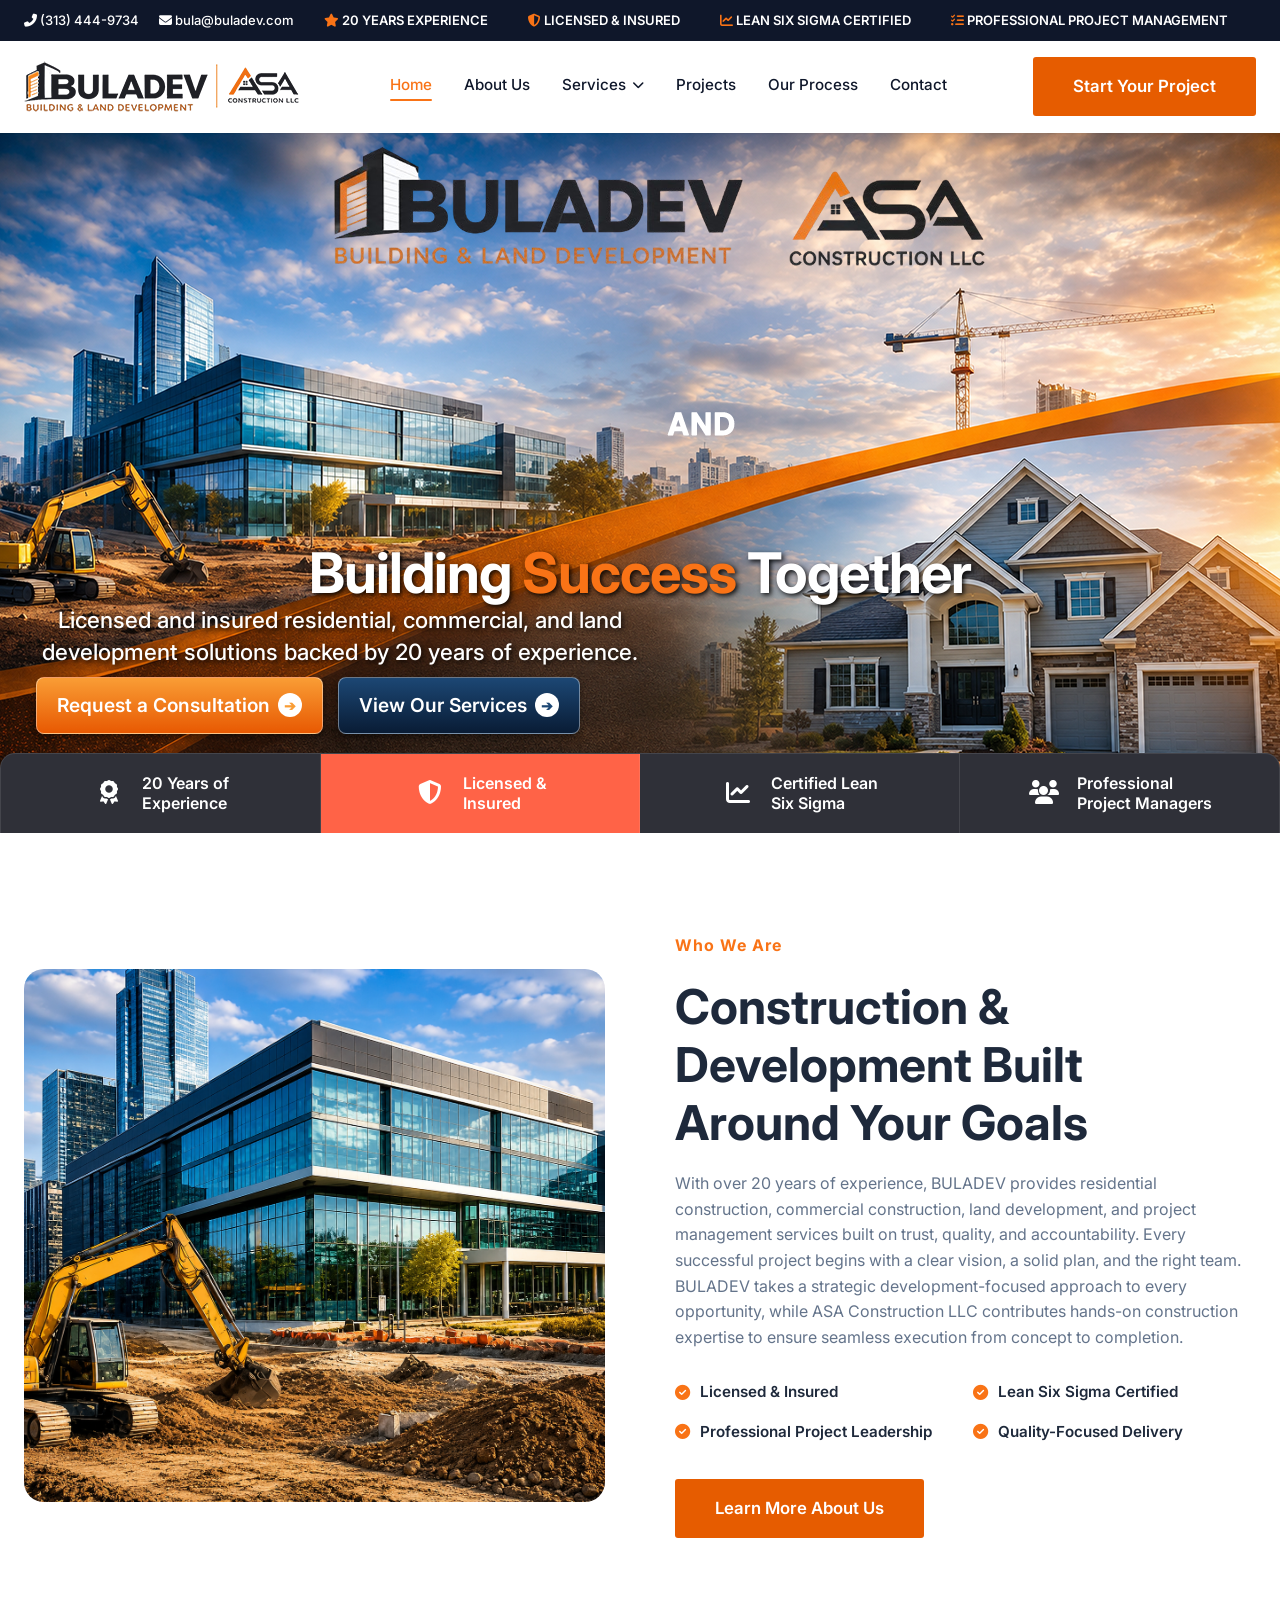
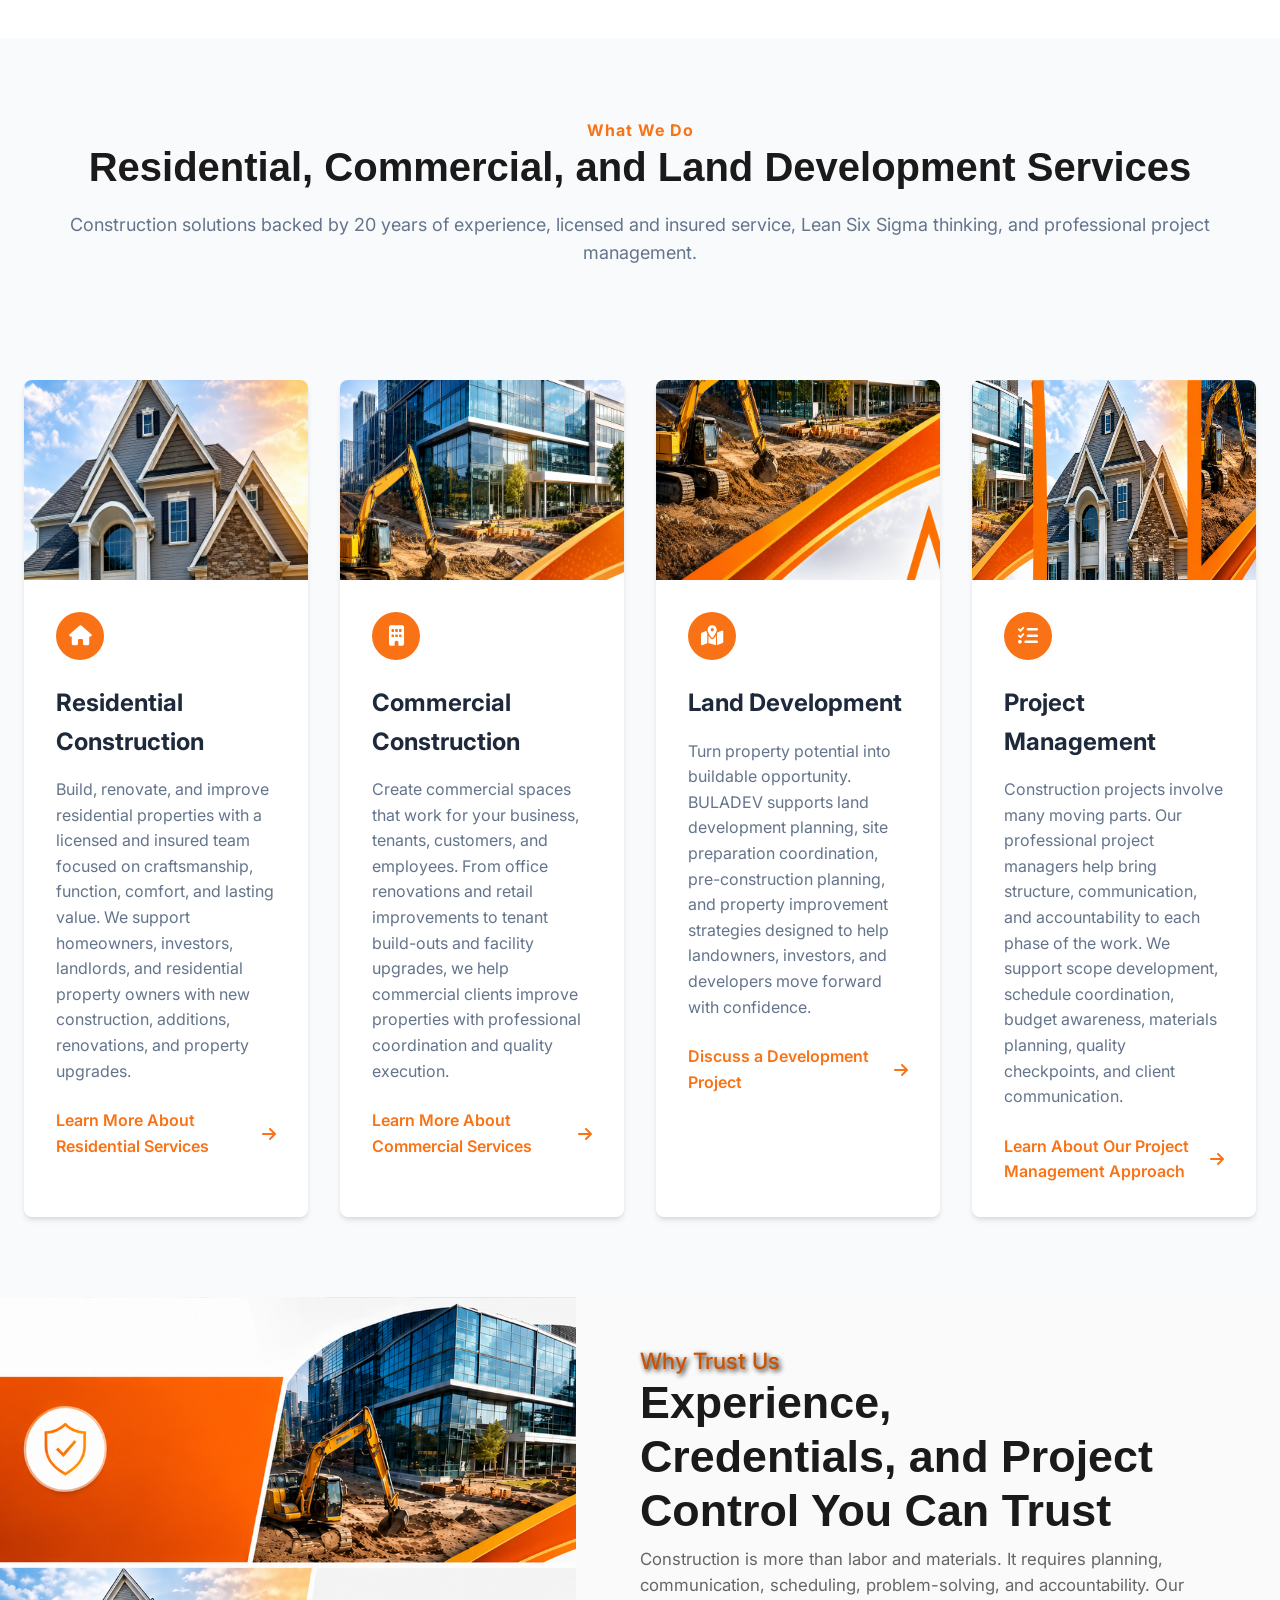
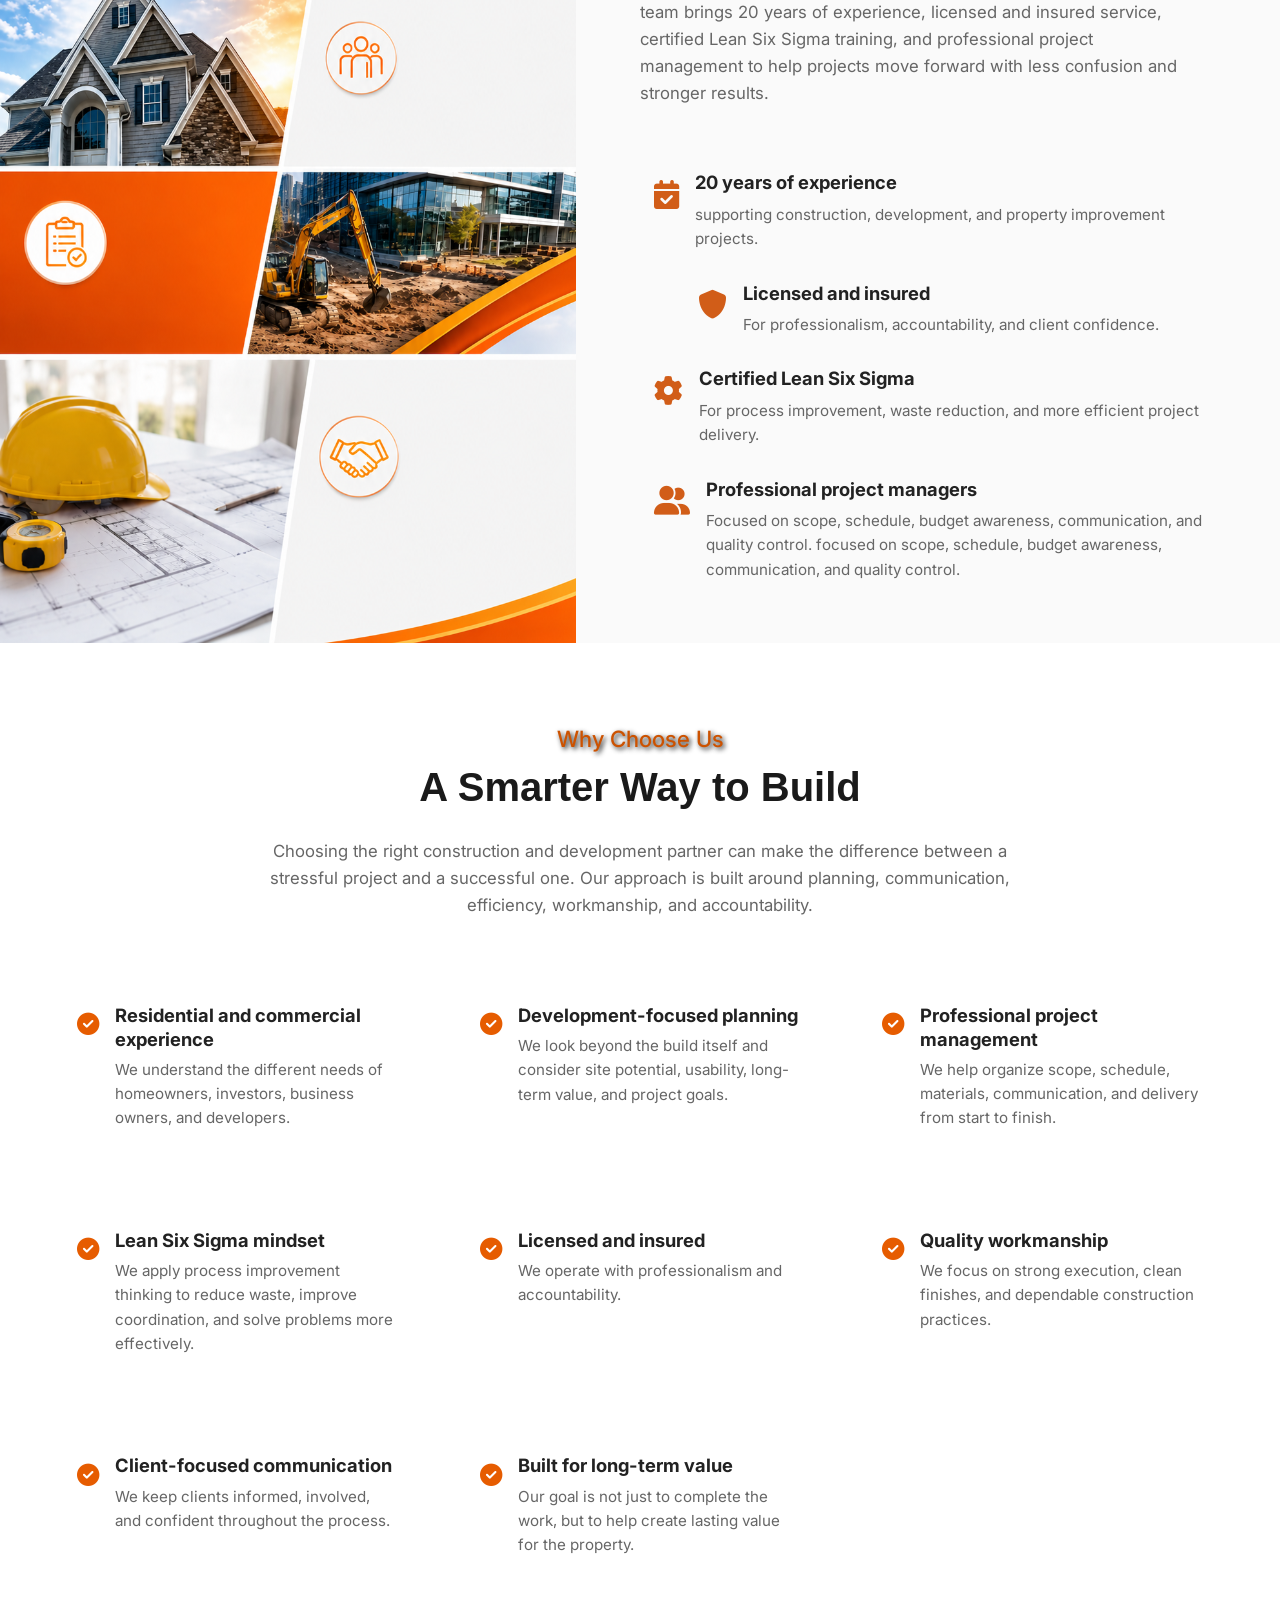
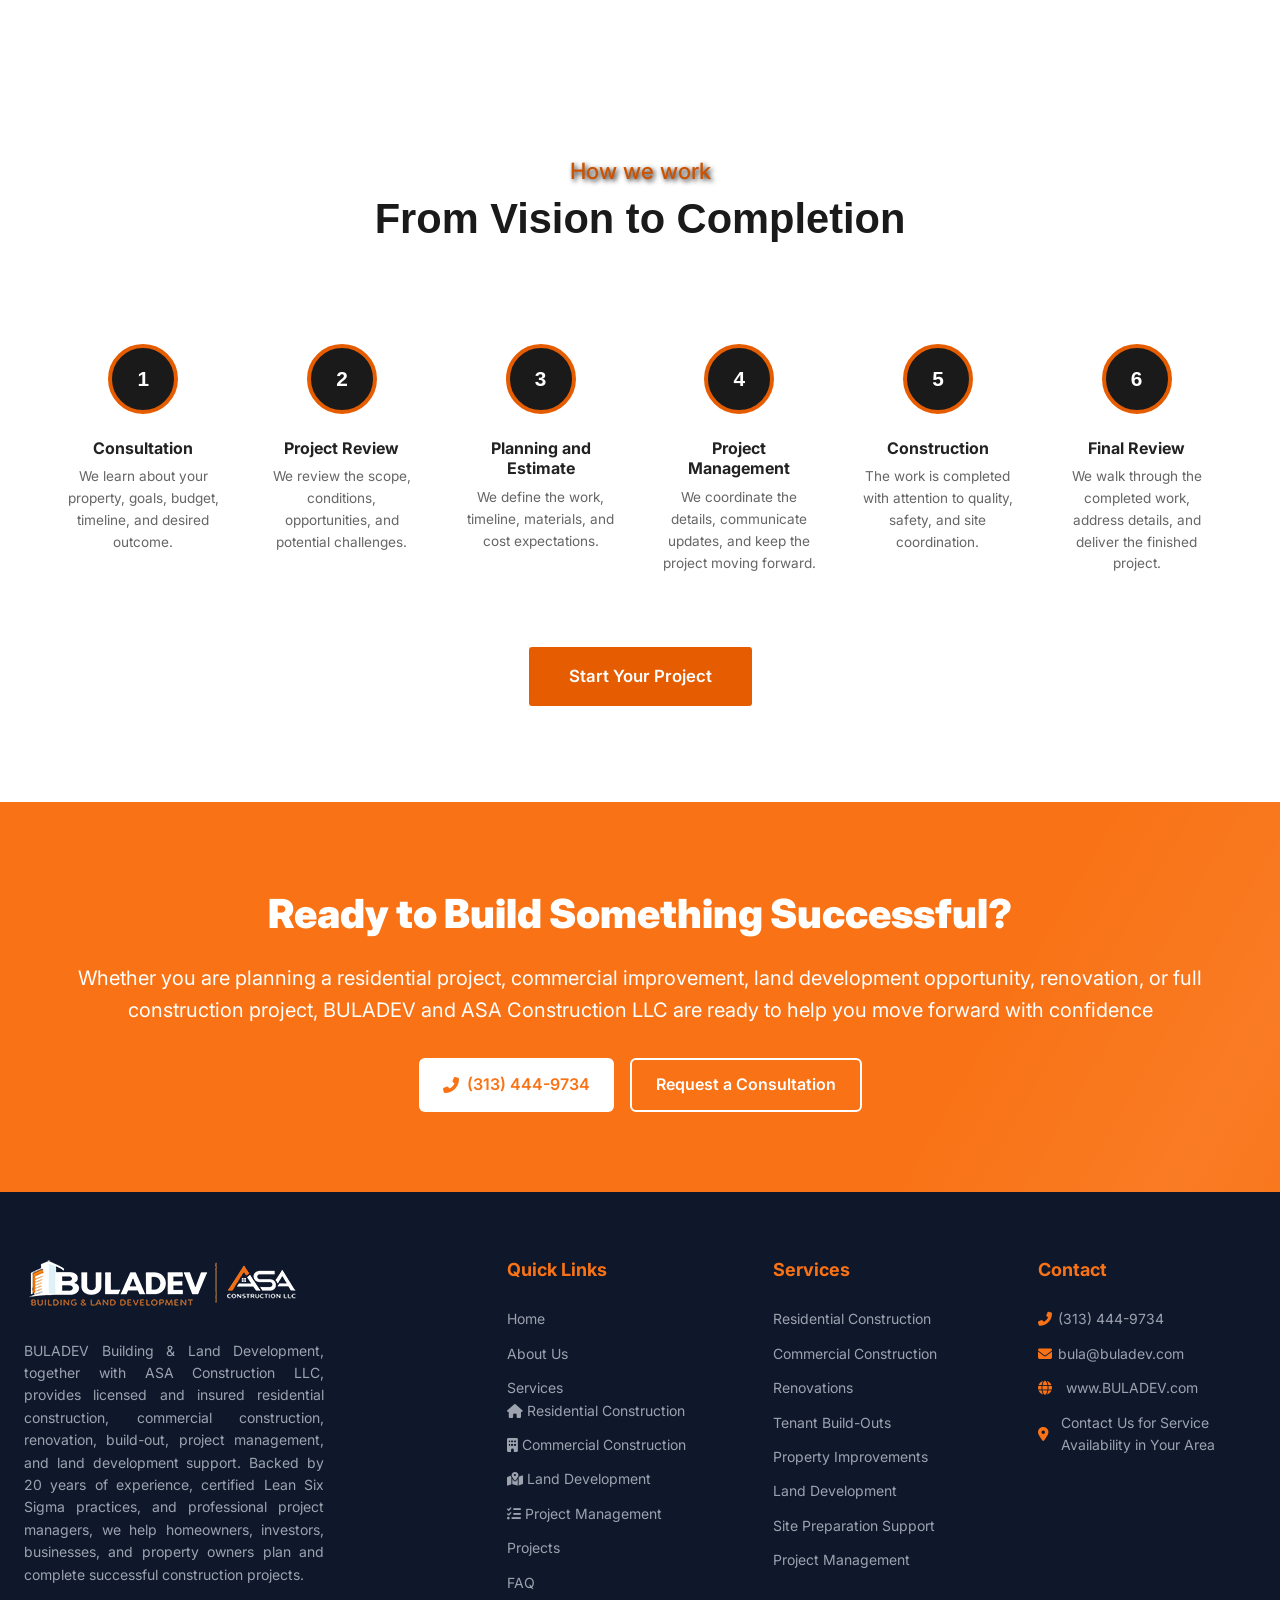
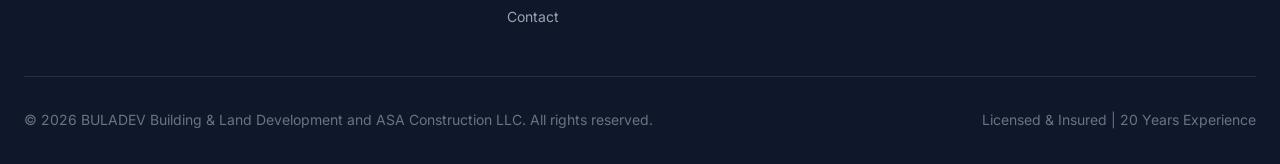
<file: index.html>
<!DOCTYPE html>
<html lang="en">
<head>
    <meta charset="UTF-8">
    <meta name="viewport" content="width=device-width, initial-scale=1.0">
    <title>BULADEV Building & Land Development | ASA Construction LLC</title>
    <meta name="description" content="Licensed and insured residential, commercial, and land development solutions backed by 20 years of experience.">

    <!-- Link to CSS -->
    <link rel="stylesheet" href="css/style.css">

    <!-- Google Fonts -->
    <link rel="preconnect" href="https://fonts.googleapis.com">
    <link href="https://fonts.googleapis.com/css2?family=Inter:wght@300;400;500;600;700;800;900&display=swap" rel="stylesheet">

    <!-- Font Awesome for Icons -->
    <link rel="stylesheet" href="https://cdnjs.cloudflare.com/ajax/libs/font-awesome/6.4.0/css/all.min.css">
</head>
<body>

    <!-- Top Trust Bar -->
    <div class="top-bar">
        <div class="container top-bar-content">

            <div class="top-contact">
                <a href="tel:3134449734">
                    <i class="fas fa-phone-alt"></i> (313) 444-9734
                </a>

                <a href="mailto:bula@buladev.com">
                    <i class="fas fa-envelope"></i> bula@buladev.com
                </a>
            </div>

            <div class="trust-marquee">
                <div class="trust-track">
                    <span><i class="fas fa-star"></i> 20 YEARS EXPERIENCE</span>
                    <span><i class="fas fa-shield-alt"></i> LICENSED & INSURED</span>
                    <span><i class="fas fa-chart-line"></i> LEAN SIX SIGMA CERTIFIED</span>
                    <span><i class="fas fa-tasks"></i> PROFESSIONAL PROJECT MANAGEMENT</span>

                    <!-- Duplicate for seamless loop -->
                    <span><i class="fas fa-star"></i> 20 YEARS EXPERIENCE</span>
                    <span><i class="fas fa-shield-alt"></i> LICENSED & INSURED</span>
                    <span><i class="fas fa-chart-line"></i> LEAN SIX SIGMA CERTIFIED</span>
                    <span><i class="fas fa-tasks"></i> PROFESSIONAL PROJECT MANAGEMENT</span>
                </div>
            </div>

        </div>
    </div>

    <!-- Navigation -->
    <header class="navbar" id="navbar">
        <div class="container nav-container">
            <div class="logo-group">
                <a href="index.html"><img src="img/header logo.png" alt="BULADEV Logo"></a>
            </div>
            <nav class="nav-links" id="nav-links">
                <a href="index.html" class="active">Home</a>
                <a href="about.html">About Us</a>

                <div class="dropdown">
                    <a href="services.html" class="dropdown-toggle">
                        Services <i class="fas fa-chevron-down"></i>
                    </a>

                    <div class="dropdown-menu">
                        <a href="residential-construction.html"><i class="fas fa-home"></i> Residential Construction</a>
                    <a href="commercial.html"><i class="fas fa-building"></i> Commercial Construction</a>
                    <a href="land-development.html"><i class="fas fa-map-marked-alt"></i> Land Development</a>
                    <a href="project-management.html"><i class="fas fa-tasks"></i> Project Management</a>
                    </div>
                </div>

                <a href="portfolio.html">Projects</a>
                <a href="process.html">Our Process</a>
                <a href="contact.html">Contact</a>
            </nav>

            <a href="contact.html" class="btn btn-primary nav-cta">
                Start Your Project
            </a>

            <button class="mobile-menu-btn" id="mobile-menu-btn" aria-label="Open menu" aria-expanded="false" aria-controls="mobile-menu">
                <i class="fas fa-bars"></i>
            </button>
        </div>
    </header>

    <!-- Mobile Menu Overlay -->
    <div class="mobile-menu-overlay" id="mobile-menu-overlay"></div>

    <div class="mobile-menu" id="mobile-menu">
        <button class="close-menu-btn" id="close-menu-btn" aria-label="Close menu"><i class="fas fa-times"></i></button>
        <a href="index.html" class="active">Home</a>
        <a href="about.html">About Us</a>
        <a href="services.html">Services</a>
        <div class="mobile-submenu">
            <a href="residential-construction.html">Residential Construction</a>
            <a href="commercial.html">Commercial Construction</a>
            <a href="land-development.html">Land Development</a>
            <a href="project-management.html">Project Management</a>
        </div>
        <a href="portfolio.html">Projects</a>
        <a href="process.html">Our Process</a>
        <a href="contact.html">Contact</a>
        <a href="contact.html" class="btn btn-primary">Start Your Project</a>
    </div>

    <main>
        <!-- Hero Section -->
        <div class="hero-banner" id="home">

            <div class="hero-header">
                <h1>Building <span class="text-orange">Success</span> Together</h1>
                <!-- <hr class="orange-line"> -->
                <p class="subtitle1"> Licensed and insured residential, commercial, and land<br>development solutions backed by 20 years of experience.</p>
            </div>

            <div class="hero-content">
                <div class="company-description">
                    <p><!-- BULADEV Building & Land Development, together with ASA Construction LLC, delivers dependable construction and development services for homeowners, businesses, investors, and property owners. From land preparation and project planning to residential builds, commercial improvements, and renovations, we bring quality workmanship, certified Lean Six Sigma thinking, and professional project management to every project. --></p>
                </div>
                
                <div class="hero-buttons">
                    <a href="contact.html" class="btn btn-orange">Request a Consultation <span class="arrow">➔</span></a>
                    <a href="services.html" class="btn btn-blue">View Our Services <span class="arrow">➔</span></a>
                </div>
            </div>

            <div class="feature-bar-container">
                <div class="feature-item orange-bg">
                    <span class="icon"><i class="fas fa-award"></i></span>
                    <span class="text">20 Years of<br>Experience</span>
                </div>
                <div style="background-color: tomato;" class="feature-items">
                    <span class="icon"><i class="fas fa-shield-alt"></i></span>
                    <span class="text">Licensed &<br>Insured</span>
                </div>
                <div class="feature-item">
                    <span class="icon"><i class="fas fa-chart-line"></i></span>
                    <span class="text">Certified Lean<br>Six Sigma</span>
                </div>
                <div  class="feature-item">
                    <span class="icon"><i class="fas fa-users"></i></span>
                    <span class="text">Professional<br>Project Managers</span>
                </div>
            </div>

            
        </div>

        <!-- About -->
        <section class="about" id="about">
            <div class="container about-container">

                <div class="about-image">
                    <img src="img/about-home.png" alt="BULADEV Construction team on a job site">
                </div>

                <div class="about-content">

                    <span class="section-tag">
                        Who We Are
                    </span>

                    <h2>
                        Construction & Development
                        Built Around Your Goals
                    </h2>

                    <p>
                        With over 20 years of experience, BULADEV provides residential construction, commercial construction, land development, and project management services built on trust, quality, and accountability. Every successful project begins with a clear vision, a solid plan, and the right team. BULADEV takes a strategic development-focused approach to every opportunity, while ASA Construction LLC contributes hands-on construction expertise to ensure seamless execution from concept to completion.
                    </p>

                    <div class="about-features">

                        <div class="feature">
                            <i class="fas fa-check-circle"></i>
                            Licensed & Insured
                        </div>

                        <div class="feature">
                            <i class="fas fa-check-circle"></i>
                            Lean Six Sigma Certified
                        </div>

                        <div class="feature">
                            <i class="fas fa-check-circle"></i>
                            Professional Project Leadership
                        </div>

                        <div class="feature">
                            <i class="fas fa-check-circle"></i>
                            Quality-Focused Delivery
                        </div>

                    </div>

                    <a href="about.html" class="btn btn-primary">
                        Learn More About Us
                    </a>

                </div>

            </div>
        </section>

        <!-- Services -->
        <section id="services" class="section bg-light">
            <div class="container">
                <div class="section-header text-center">
                    <span class="section-tag">
                        What We Do
                    </span>
                    <h2 class="section-title">Residential, Commercial, and Land Development Services</h2>
                    <p class="section-desc">Construction solutions backed by 20 years of experience, licensed and insured service, Lean Six Sigma thinking, and professional project management.</p>
                </div>

                <div class="grid-4">
                    <!-- Service 1 -->
                    <div class="service-card" id="residential-construction">
                        <div class="card-img" style="background-image: url('img/residential-construction.png');"></div>
                        <div class="card-body">
                            <div class="card-icon"><i class="fas fa-home"></i></div>
                            <h3>Residential Construction</h3>
                            <p>Build, renovate, and improve residential properties with a licensed and insured team focused on craftsmanship, function, comfort, and lasting value. We support homeowners, investors, landlords, and residential property owners with new construction, additions, renovations, and property upgrades.</p>
                            <a href="residential-construction.html" class="link-orange"> Learn More About Residential Services <i class="fas fa-arrow-right"></i></a>
                        </div>
                    </div>
                    <!-- Service 2 -->
                    <div class="service-card" id="commercial-construction">
                        <div class="card-img" style="background-image: url('img/commercial.png');"></div>
                        <div class="card-body">
                            <div class="card-icon"><i class="fas fa-building"></i></div>
                            <h3>Commercial Construction</h3>
                            <p>Create commercial spaces that work for your business, tenants, customers, and employees. From office renovations and retail improvements to tenant build-outs and facility upgrades, we help commercial clients improve properties with professional coordination and quality execution.</p>
                            <a href="commercial.html" class="link-orange">Learn More About Commercial Services <i class="fas fa-arrow-right"></i></a>
                        </div>
                    </div>
                    <!-- Service 3 -->
                    <div class="service-card" id="land-development">
                        <div class="card-img" style="background-image: url('img/land-development.png');"></div>
                        <div class="card-body">
                            <div class="card-icon"><i class="fas fa-map-marked-alt"></i></div>
                            <h3>Land Development</h3>
                            <p>Turn property potential into buildable opportunity. BULADEV supports land development planning, site preparation coordination, pre-construction planning, and property improvement strategies designed to help landowners, investors, and developers move forward with confidence.</p>
                            <a href="land-development.html" class="link-orange">Discuss a Development Project<i class="fas fa-arrow-right"></i></a>
                        </div>
                    </div>
                    <!-- Service 4 -->
                    <div class="service-card" id="project-management">
                        <div class="card-img" style="background-image: url('img/project.png');"></div>
                        <div class="card-body">
                            <div class="card-icon"><i class="fas fa-tasks"></i></div>
                            <h3>Project Management</h3>
                            <p>Construction projects involve many moving parts. Our professional project managers help bring structure, communication, and accountability to each phase of the work. We support scope development, schedule coordination, budget awareness, materials planning, quality checkpoints, and client communication.</p>
                            <a href="project-management.html" class="link-orange"> Learn About Our Project Management Approach <i class="fas fa-arrow-right"></i></a>
                        </div>
                    </div>
                </div>
            </div>
        </section>
<!-- ==================== CREDENTIALS SECTION ==================== -->
<section class="trust-section">
        <div class="image-column">
            </div>

        <div class="content-column">
            <span class="subtitle">Why Trust Us</span>
            <h2>Experience, Credentials, and Project Control You Can Trust</h2>
            <p class="intro-text">Construction is more than labor and materials. It requires planning, communication, scheduling, problem-solving, and accountability. Our team brings 20 years of experience, licensed and insured service, certified Lean Six Sigma training, and professional project management to help projects move forward with less confusion and stronger results.</p>

            <div class="features-list">
                
                <div class="feature-item">
                    <div class="feature-icon">
                        <i class="fa-solid fa-calendar-check"></i>
                    </div>
                    <div class="feature-text">
                        <h3>20 years of experience</h3>
                        <p> supporting construction, development, and property improvement projects.</p>
                    </div>
                </div>

                <div class="feature-item">
                    <div class="feature-icon">
                        <i class="fa-solid fa-shield"></i>
                    </div>
                    <div class="feature-text">
                        <h3>Licensed and insured</h3>
                        <p>For professionalism, accountability, and client confidence.</p>
                    </div>
                </div>

                <div class="feature-item">
                    <div class="feature-icon">
                        <i class="fa-solid fa-gear"></i>
                    </div>
                    <div class="feature-text">
                        <h3>Certified Lean Six Sigma</h3>
                        <p> For process improvement, waste reduction, and more efficient project delivery.</p>
                    </div>
                </div>

                <div class="feature-item">
                    <div class="feature-icon">
                        <i class="fa-solid fa-user-group"></i>
                    </div>
                    <div class="feature-text">
                        <h3>Professional project managers</h3>
                        <p> Focused on scope, schedule, budget awareness, communication, and quality control. focused on scope, schedule, budget awareness, communication, and quality control.</p>
                    </div>
                </div>

            </div>
        </div>
    </section>


    <!-- advantage-section -->
    <section class="advantage-section">
        <div class="container">
            
            <div class="section-header">
                <span class="subtitle">Why Choose Us</span>
                <h2>A Smarter Way to Build</h2>
                <p class="intro-description">
                    Choosing the right construction and development partner can make the difference between a stressful project and a successful one. Our approach is built around planning, communication, efficiency, workmanship, and accountability.
                </p>
            </div>

            <div class="features-grid">
                
                <div class="feature-card">
                    <div class="icon-wrapper">
                        <i class="fa-solid fa-circle-check"></i>
                    </div>
                    <div class="text-wrapper">
                        <h3>Residential and commercial experience</h3>
                        <p>We understand the different needs of homeowners, investors, business owners, and developers.</p>
                    </div>
                </div>

                <div class="feature-card">
                    <div class="icon-wrapper">
                        <i class="fa-solid fa-circle-check"></i>
                    </div>
                    <div class="text-wrapper">
                        <h3>Development-focused planning</h3>
                        <p>We look beyond the build itself and consider site potential, usability, long-term value, and project goals.</p>
                    </div>
                </div>

                <div class="feature-card">
                    <div class="icon-wrapper">
                        <i class="fa-solid fa-circle-check"></i>
                    </div>
                    <div class="text-wrapper">
                        <h3>Professional project management</h3>
                        <p>We help organize scope, schedule, materials, communication, and delivery from start to finish.</p>
                    </div>
                </div>

                <div class="feature-card">
                    <div class="icon-wrapper">
                        <i class="fa-solid fa-circle-check"></i>
                    </div>
                    <div class="text-wrapper">
                        <h3>Lean Six Sigma mindset</h3>
                        <p>We apply process improvement thinking to reduce waste, improve coordination, and solve problems more effectively.</p>
                    </div>
                </div>

                <div class="feature-card">
                    <div class="icon-wrapper">
                        <i class="fa-solid fa-circle-check"></i>
                    </div>
                    <div class="text-wrapper">
                        <h3>Licensed and insured</h3>
                        <p>We operate with professionalism and accountability.</p>
                    </div>
                </div>

                <div class="feature-card">
                    <div class="icon-wrapper">
                        <i class="fa-solid fa-circle-check"></i>
                    </div>
                    <div class="text-wrapper">
                        <h3>Quality workmanship</h3>
                        <p>We focus on strong execution, clean finishes, and dependable construction practices.</p>
                    </div>
                </div>


                <div class="feature-card">
                    <div class="icon-wrapper">
                        <i class="fa-solid fa-circle-check"></i>
                    </div>
                    <div class="text-wrapper">
                        <h3>Client-focused communication</h3>
                        <p>We keep clients informed, involved, and confident throughout the process.</p>
                    </div>
                </div>

                <div class="feature-card">
                    <div class="icon-wrapper">
                        <i class="fa-solid fa-circle-check"></i>
                    </div>
                    <div class="text-wrapper">
                        <h3>Built for long-term value</h3>
                        <p>Our goal is not just to complete the work, but to help create lasting value for the property.</p>
                    </div>
                </div>

            </div>
        </div>
    </section>
<!-- advantage-section -->
<!-- how-we-work-section -->

<section class="how-we-work-section">
        <div class="container">
            
            <div class="section-header">
                <span class="subtitle">How we work</span>
                <h2> From Vision to Completion</h2>
            </div>

            <div class="steps-grid">
                
                <div class="step-card">
                    <div class="step-number">1</div>
                    <h3>Consultation</h3>
                    <p>We learn about your property, goals, budget, timeline, and desired outcome.</p>
                </div>

                <div class="step-card">
                    <div class="step-number">2</div>
                    <h3>Project Review</h3>
                    <p>We review the scope, conditions, opportunities, and potential challenges.</p>
                </div>

                <div class="step-card">
                    <div class="step-number">3</div>
                    <h3>Planning and Estimate</h3>
                    <p>We define the work, timeline, materials, and cost expectations.</p>
                </div>

                <div class="step-card">
                    <div class="step-number">4</div>
                    <h3>Project Management</h3>
                    <p>We coordinate the details, communicate updates, and keep the project moving forward.</p>
                </div>

                <div class="step-card">
                    <div class="step-number">5</div>
                    <h3>Construction</h3>
                    <p>The work is completed with attention to quality, safety, and site coordination.</p>
                </div>

                <div class="step-card">
                    <div class="step-number">6</div>
                    <h3>Final Review</h3>
                    <p>We walk through the completed work, address details, and deliver the finished project.</p>
                </div>

            </div>

            <div class="cta-container">
                <a href="contact.html" class="btn-primary">Start Your Project</a>
            </div>

        </div>
    </section>

    <!-- how-we-work-section -->
        

        <!-- Final CTA -->
        <section class="cta-section">
            <div class="container text-center">
                <h2 class="cta-title"> Ready to Build Something Successful?</h2>
                <p class="cta-desc">Whether you are planning a residential project, commercial improvement, land development opportunity, renovation, or full construction project, BULADEV and ASA Construction LLC are ready to help you move forward with confidence</p>
                <div class="cta-buttons">
                    <a href="tel:3134449734" class="btn btn-white"><i class="fas fa-phone-alt"></i> (313) 444-9734</a>
                    <a href="contact.html" class="btn btn-outline-white">Request a Consultation</a>
                </div>
            </div>
        </section>
    </main>

    <!-- Footer -->
    <footer class="footer">
        <div class="container">
            <div class="footer-grid">
                <div class="footer-col footer-about">
                   <div class="logo-group">
                <img href="#home" src="img/footer logo.png" alt="BULADEV Logo">
            </div>
                    <p class="footer-desc">BULADEV Building & Land Development, together with ASA Construction LLC, provides licensed and insured residential construction, commercial construction, renovation, build-out, project management, and land development support. Backed by 20 years of experience, certified Lean Six Sigma practices, and professional project managers, we help homeowners, investors, businesses, and property owners plan and complete successful construction projects.</p>
                </div>

                <div class="footer-col">
                    <h4>Quick Links</h4>
                    <ul>
                       <li><a href="index.html">Home</a></li>
                        <li><a href="about.html">About Us</a></li>
                        <li class="dropdown">
        <a href="services.html">Services</a>

        <ul class="submenu">
            <li><a href="residential-construction.html"><i class="fas fa-home"></i> Residential Construction</a></li>
            <li><a href="commercial.html"><i class="fas fa-building"></i> Commercial Construction</a></li>
            <li><a href="land-development.html"><i class="fas fa-map-marked-alt"></i> Land Development</a></li>
            <li><a href="project-management.html"><i class="fas fa-tasks"></i> Project Management</a></li>
        </ul>
        
    </li>
                        <li><a href="portfolio.html">Projects</a></li>
                         <li><a href="about.html#faq">FAQ</a></li>
                        <li><a href="contact.html">Contact</a></li>
                    </ul>
                </div>

                <div class="footer-col">
                    <h4>Services</h4>
                    <ul>
                        <li><a href="residential-construction.html">Residential Construction</a></li>
                        <li><a href="commercial.html">Commercial Construction</a></li>
                        <li><a href="land-development.html">Renovations</a></li>
                        <li><a href="project-management.html">Tenant Build-Outs</a></li>
                        <li><a href="residential-construction.html">Property Improvements</a></li>
                        <li><a href="land-development.html">Land Development</a></li>
                        <li><a href="contact.html">Site Preparation Support</a></li>
                        <li><a href="project-management.html">Project Management</a></li>
                    </ul>
                </div>




                

                <div class="footer-col">
                    <h4>Contact</h4>
                    <ul class="contact-list">

                    <a href="tel:3134449734"><i class="fas fa-phone-alt"></i> (313) 444-9734</a>
                    <a href="mailto:bula@buladev.com"><i class="fas fa-envelope"></i> bula@buladev.com</a>
                    <a href="www.BULADEV.com"><li><i class="fas fa-globe"></i> www.BULADEV.com</li></a>
                    <li><i class="fa-solid fa-location-dot"></i> Contact Us for Service Availability in Your Area</li>
                    </ul>
                </div>
            </div>

            <div class="footer-bottom">
                <p>&copy; <span id="current-year">2026</span> BULADEV Building & Land Development and ASA Construction LLC. All rights reserved.</p>
                <p>Licensed & Insured | 20 Years Experience</p>
            </div>
        </div>
    </footer>

    <!-- Link to JS -->
    <script src="js/script.js"></script>
</body>
</html>
</file>
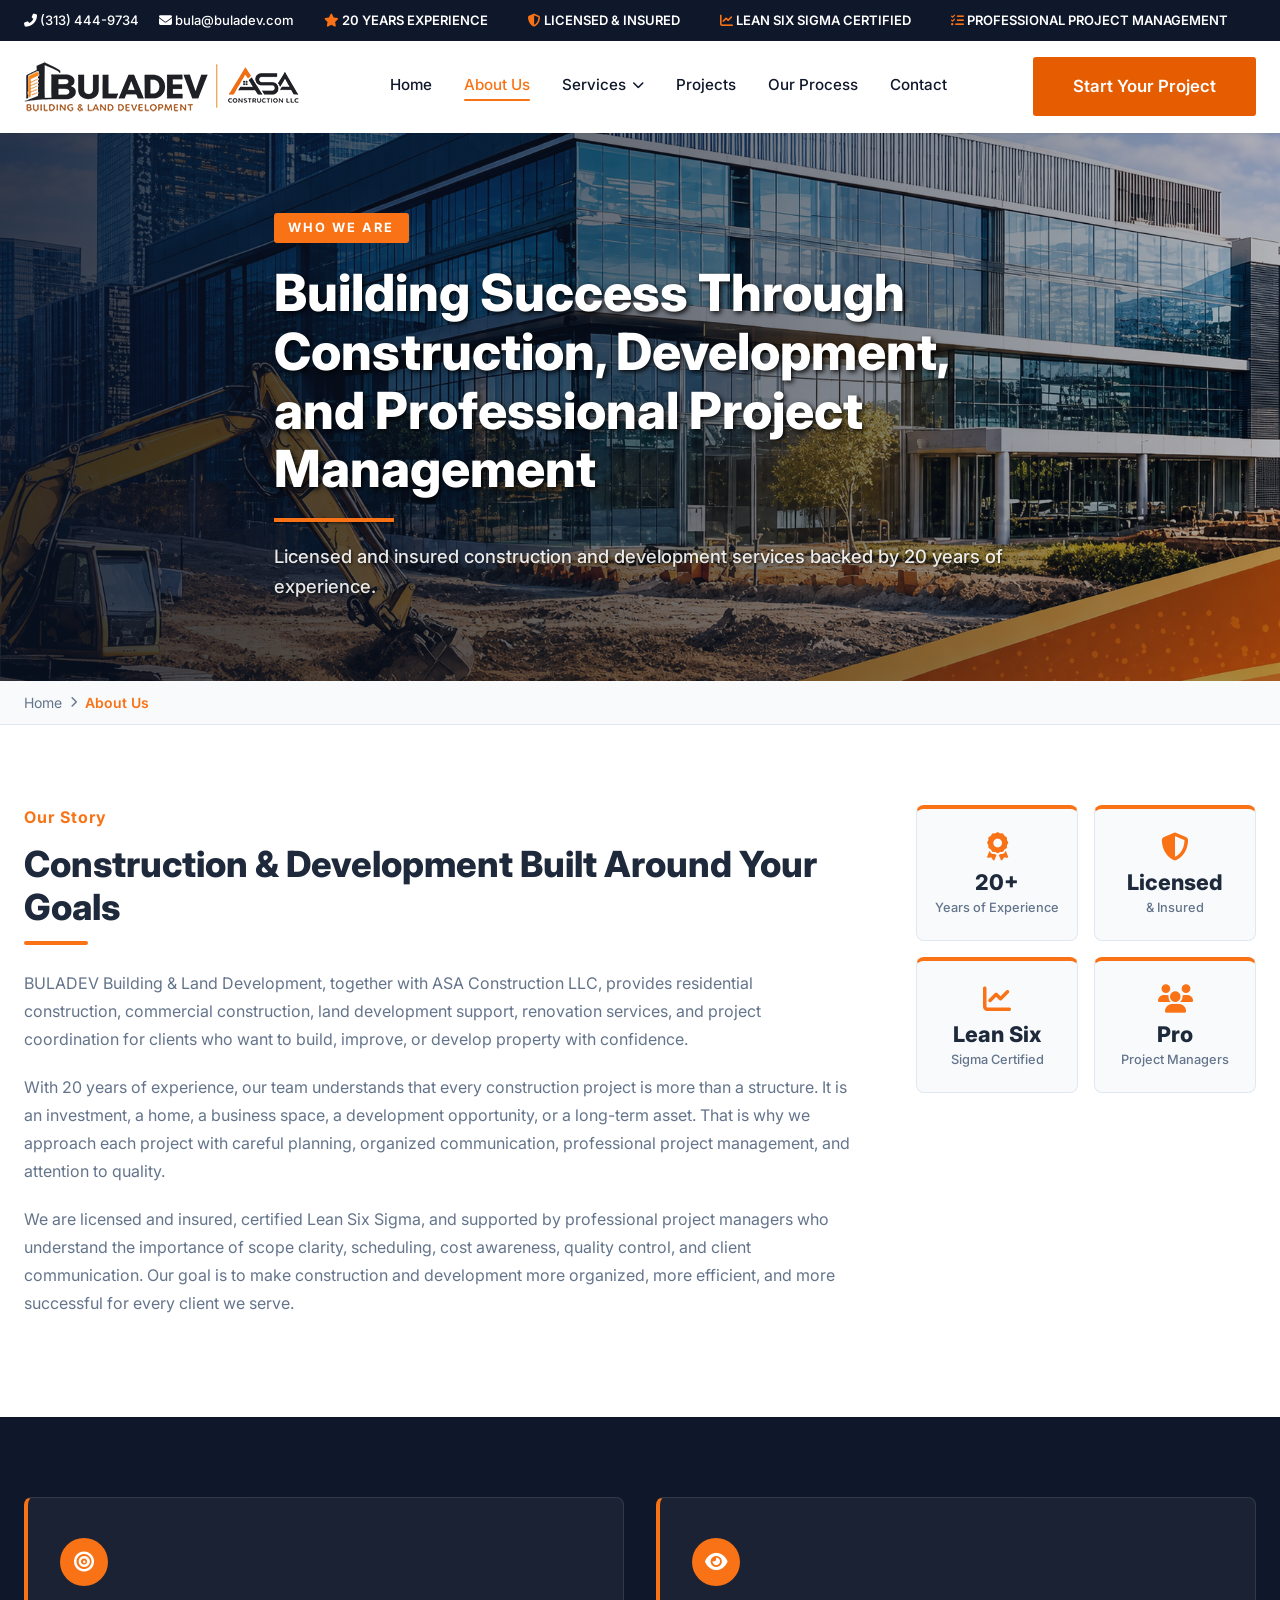
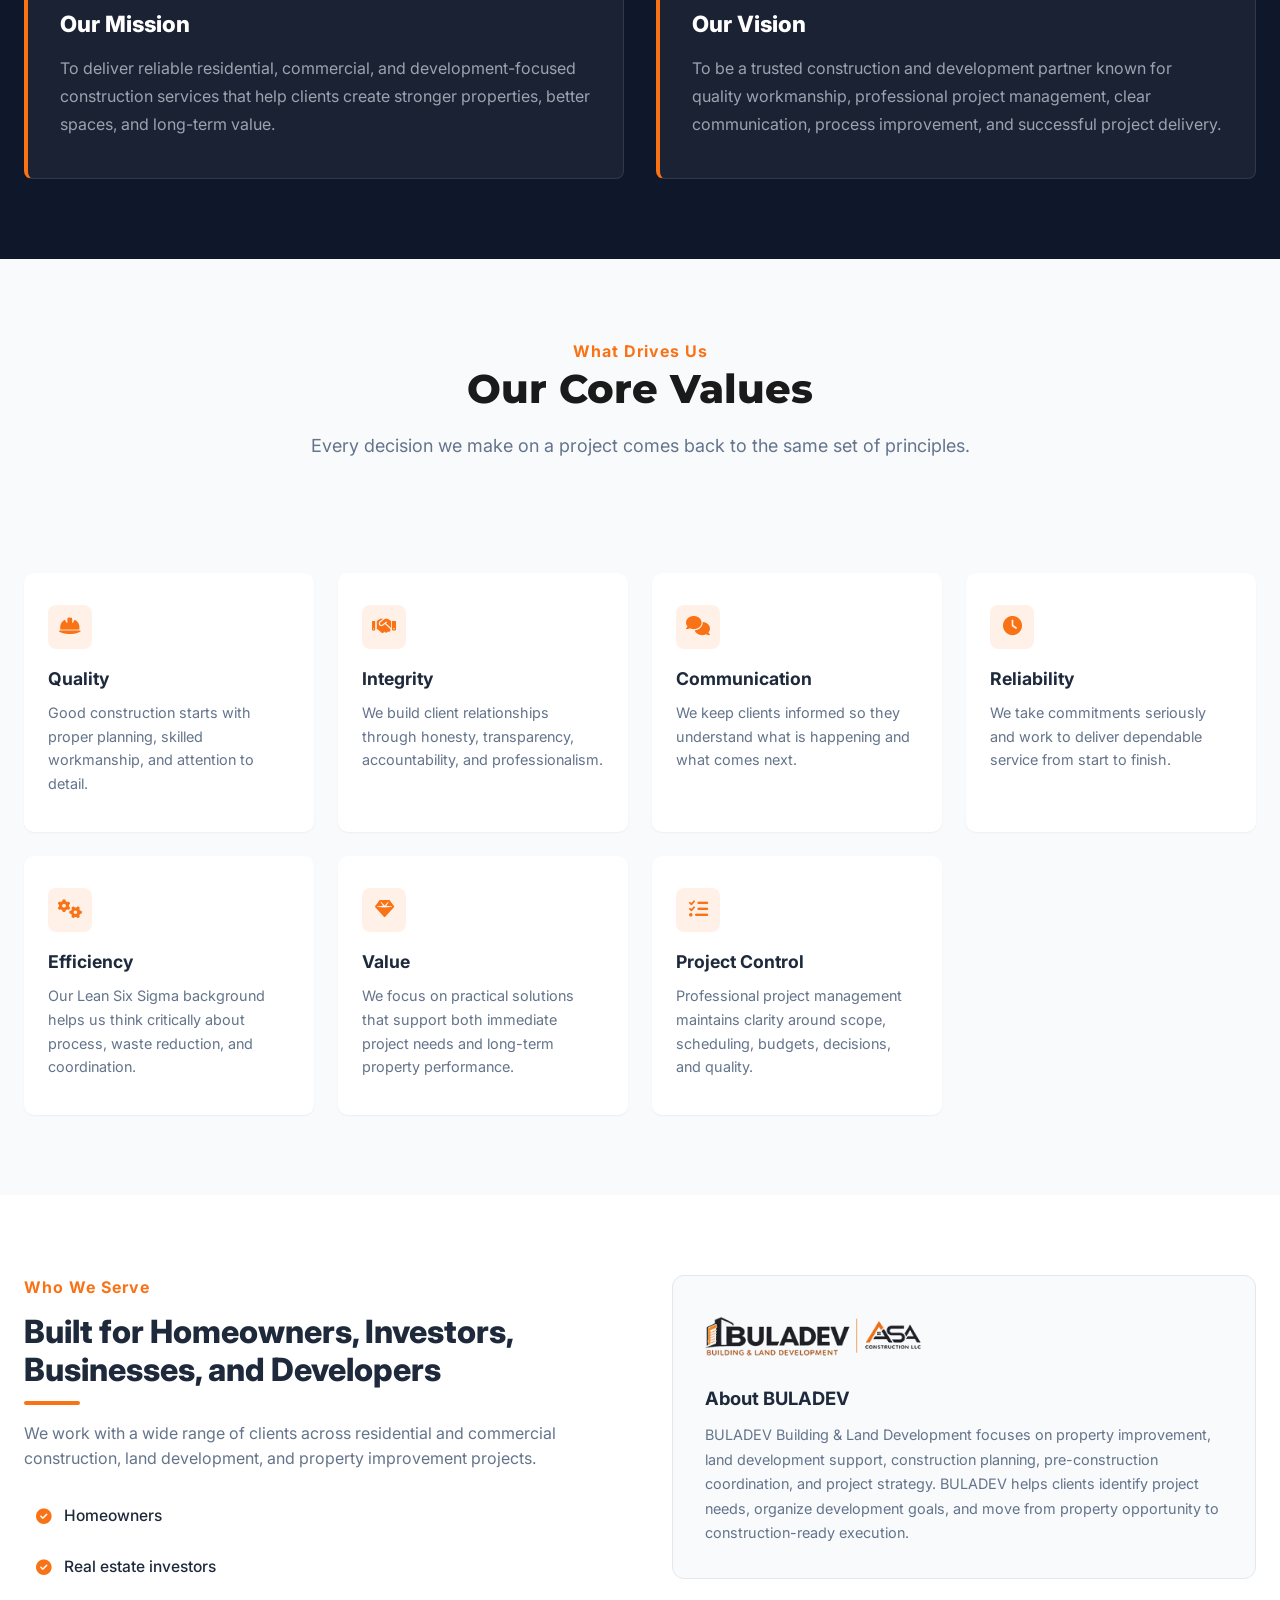
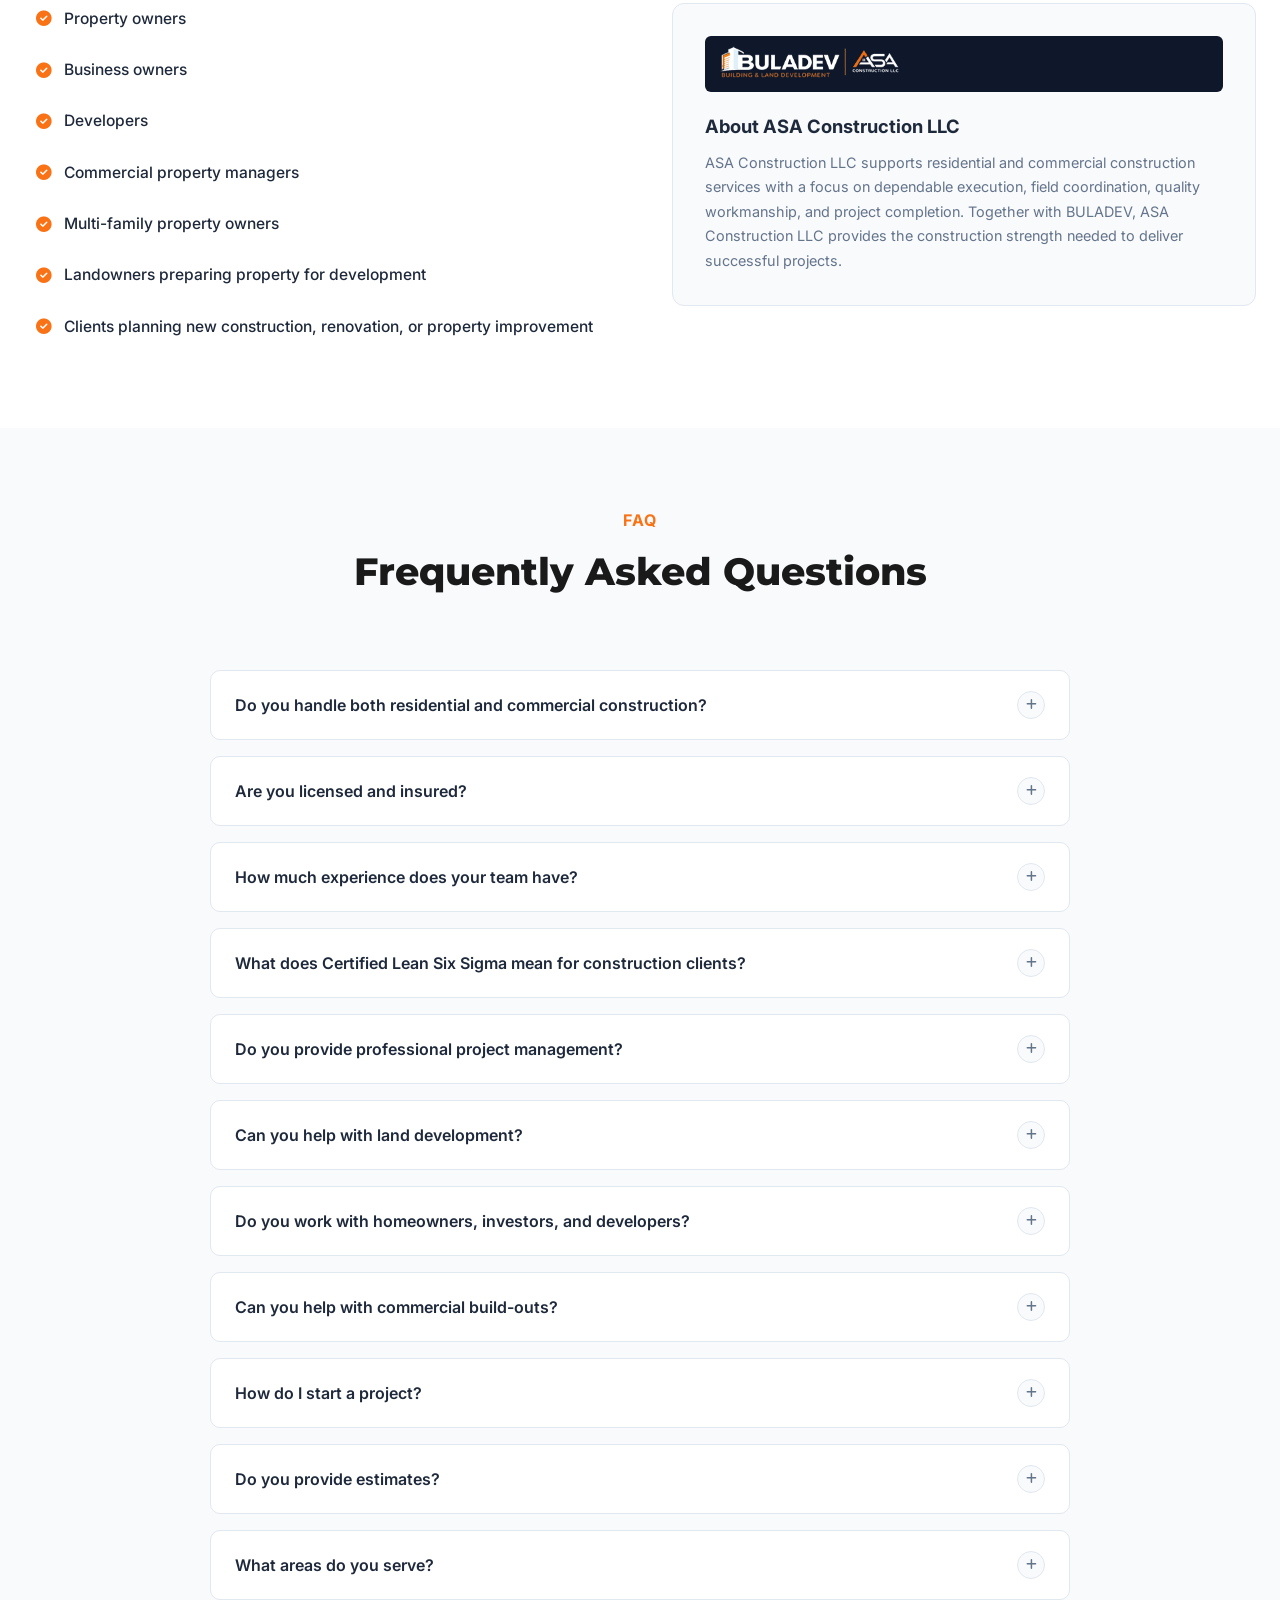
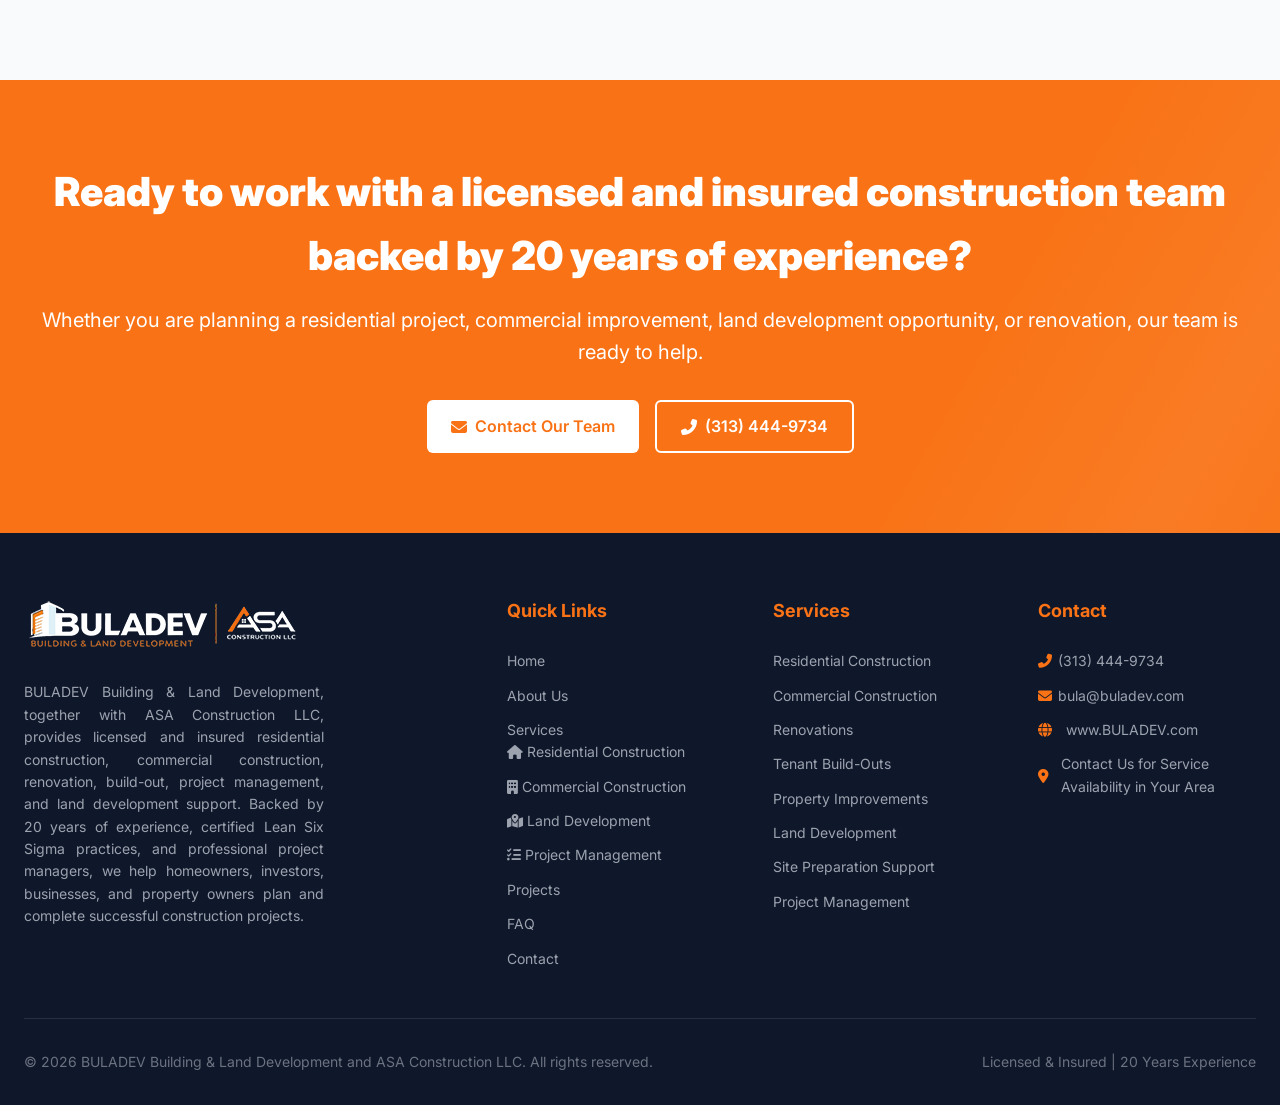
<file: about.html>
<!DOCTYPE html>
<html lang="en">
<head>
    <meta charset="UTF-8">
    <meta name="viewport" content="width=device-width, initial-scale=1.0">
    <title>About Us | BULADEV Building & Land Development</title>
    <meta name="description" content="Licensed and insured construction and development services backed by 20 years of experience. Learn about BULADEV and ASA Construction LLC.">

    <link rel="stylesheet" href="css/style.css">
    <link rel="stylesheet" href="css/about.css">

    <link rel="preconnect" href="https://fonts.googleapis.com">
    <link href="https://fonts.googleapis.com/css2?family=Inter:wght@300;400;500;600;700;800;900&family=Montserrat:wght@700;800&display=swap" rel="stylesheet">
    <link rel="stylesheet" href="https://cdnjs.cloudflare.com/ajax/libs/font-awesome/6.4.0/css/all.min.css">
</head>
<body>

    <!-- ── Top Trust Bar ──────────────────────── -->
    <div class="top-bar">
        <div class="container top-bar-content">
            <div class="top-contact">
                <a href="tel:3134449734"><i class="fas fa-phone-alt"></i> (313) 444-9734</a>
                <a href="mailto:bula@buladev.com"><i class="fas fa-envelope"></i> bula@buladev.com</a>
            </div>
            <div class="trust-marquee">
                <div class="trust-track">
                    <span><i class="fas fa-star"></i> 20 YEARS EXPERIENCE</span>
                    <span><i class="fas fa-shield-alt"></i> LICENSED &amp; INSURED</span>
                    <span><i class="fas fa-chart-line"></i> LEAN SIX SIGMA CERTIFIED</span>
                    <span><i class="fas fa-tasks"></i> PROFESSIONAL PROJECT MANAGEMENT</span>
                    <span><i class="fas fa-star"></i> 20 YEARS EXPERIENCE</span>
                    <span><i class="fas fa-shield-alt"></i> LICENSED &amp; INSURED</span>
                    <span><i class="fas fa-chart-line"></i> LEAN SIX SIGMA CERTIFIED</span>
                    <span><i class="fas fa-tasks"></i> PROFESSIONAL PROJECT MANAGEMENT</span>
                </div>
            </div>
        </div>
    </div>

    <!-- ── Navigation ────────────────────────── -->
    <header class="navbar" id="navbar">
        <div class="container nav-container">
            <div class="logo-group">
                <a href="index.html"><img src="img/header logo.png" alt="BULADEV Logo"></a>
            </div>
            <nav class="nav-links" id="nav-links">
                <a href="index.html">Home</a>
                <a href="about.html" class="active">About Us</a>
                <div class="dropdown">
                    <a href="services.html" class="dropdown-toggle">
                        Services <i class="fas fa-chevron-down"></i>
                    </a>
                    <div class="dropdown-menu">
                    <a href="residential-construction.html"><i class="fas fa-home"></i> Residential Construction</a>
                    <a href="commercial.html"><i class="fas fa-building"></i> Commercial Construction</a>
                    <a href="land-development.html"><i class="fas fa-map-marked-alt"></i> Land Development</a>
                    <a href="project-management.html"><i class="fas fa-tasks"></i> Project Management</a>
                </div>
                </div>
                <a href="portfolio.html">Projects</a>
                <a href="process.html">Our Process</a>
                <a href="contact.html">Contact</a>
            </nav>
            <a href="contact.html" class="btn btn-primary nav-cta">Start Your Project</a>
            <button class="mobile-menu-btn" id="mobile-menu-btn" aria-label="Open menu" aria-expanded="false" aria-controls="mobile-menu">
                <i class="fas fa-bars"></i>
            </button>
        </div>
    </header>

    <!-- ── Mobile Menu ───────────────────────── -->
    <div class="mobile-menu-overlay" id="mobile-menu-overlay"></div>
    <div class="mobile-menu" id="mobile-menu">
        <button class="close-menu-btn" id="close-menu-btn" aria-label="Close menu"><i class="fas fa-times"></i></button>
        <a href="index.html">Home</a>
        <a href="about.html" class="active">About Us</a>
        <a href="services.html">Services</a>
        <div class="mobile-submenu">
            <a href="residential-construction.html">Residential Construction</a>
            <a href="commercial.html">Commercial Construction</a>
            <a href="land-development.html">Land Development</a>
            <a href="project-management.html">Project Management</a>
        </div>
        <a href="portfolio.html">Projects</a>
        <a href="process.html">Our Process</a>
        <a href="contact.html">Contact</a>
        <a href="contact.html" class="btn btn-primary">Start Your Project</a>
    </div>

    <main>

        <!-- ── Page Hero ──────────────────────── -->
        <section class="about-hero">
            <div class="about-hero-overlay"></div>
            <div class="about-hero-content container">
                <span class="about-hero-tag">Who We Are</span>
                <h1>Building Success Through Construction, Development, and Professional Project Management</h1>
                <hr class="orange-line" style="margin: 1.25rem 0;">
                <p>Licensed and insured construction and development services backed by 20 years of experience.</p>
            </div>
        </section>

        <!-- ── Breadcrumb ─────────────────────── -->
        <div class="breadcrumb-bar">
            <div class="container">
                <a href="index.html">Home</a>
                <i class="fas fa-chevron-right"></i>
                <span>About Us</span>
            </div>
        </div>

        <!-- ── Main About Copy ────────────────── -->
        <section class="about-intro section">
            <div class="container about-intro-grid">
                <div class="about-intro-text reveal reveal-left">
                    <span class="section-tag">Our Story</span>
                    <h2>Construction &amp; Development Built Around Your Goals</h2>
                    <p>BULADEV Building &amp; Land Development, together with ASA Construction LLC, provides residential construction, commercial construction, land development support, renovation services, and project coordination for clients who want to build, improve, or develop property with confidence.</p>
                    <p>With 20 years of experience, our team understands that every construction project is more than a structure. It is an investment, a home, a business space, a development opportunity, or a long-term asset. That is why we approach each project with careful planning, organized communication, professional project management, and attention to quality.</p>
                    <p>We are licensed and insured, certified Lean Six Sigma, and supported by professional project managers who understand the importance of scope clarity, scheduling, cost awareness, quality control, and client communication. Our goal is to make construction and development more organized, more efficient, and more successful for every client we serve.</p>
                </div>
                <div class="about-intro-stats reveal reveal-right">
                    <div class="stat-card">
                        <i class="fas fa-award"></i>
                        <strong>20+</strong>
                        <span>Years of Experience</span>
                    </div>
                    <div class="stat-card">
                        <i class="fas fa-shield-alt"></i>
                        <strong>Licensed</strong>
                        <span>&amp; Insured</span>
                    </div>
                    <div class="stat-card">
                        <i class="fas fa-chart-line"></i>
                        <strong>Lean Six</strong>
                        <span>Sigma Certified</span>
                    </div>
                    <div class="stat-card">
                        <i class="fas fa-users"></i>
                        <strong>Pro</strong>
                        <span>Project Managers</span>
                    </div>
                </div>
            </div>
        </section>

        <!-- ── Mission / Vision ───────────────── -->
        <section class="mv-section">
            <div class="container mv-grid">
                <div class="mv-card reveal">
                    <div class="mv-icon"><i class="fas fa-bullseye"></i></div>
                    <h3>Our Mission</h3>
                    <p>To deliver reliable residential, commercial, and development-focused construction services that help clients create stronger properties, better spaces, and long-term value.</p>
                </div>
                <div class="mv-card reveal" style="transition-delay:120ms">
                    <div class="mv-icon"><i class="fas fa-eye"></i></div>
                    <h3>Our Vision</h3>
                    <p>To be a trusted construction and development partner known for quality workmanship, professional project management, clear communication, process improvement, and successful project delivery.</p>
                </div>
            </div>
        </section>

        <!-- ── Values ─────────────────────────── -->
        <section class="values-section section">
            <div class="container">
                <div class="section-header reveal">
                    <span class="section-tag">What Drives Us</span>
                    <h2 class="section-title">Our Core Values</h2>
                    <p class="section-desc">Every decision we make on a project comes back to the same set of principles.</p>
                </div>
                <div class="values-grid">
                    <div class="value-card reveal">
                        <div class="value-icon"><i class="fas fa-hard-hat"></i></div>
                        <h4>Quality</h4>
                        <p>Good construction starts with proper planning, skilled workmanship, and attention to detail.</p>
                    </div>
                    <div class="value-card reveal">
                        <div class="value-icon"><i class="fas fa-handshake"></i></div>
                        <h4>Integrity</h4>
                        <p>We build client relationships through honesty, transparency, accountability, and professionalism.</p>
                    </div>
                    <div class="value-card reveal">
                        <div class="value-icon"><i class="fas fa-comments"></i></div>
                        <h4>Communication</h4>
                        <p>We keep clients informed so they understand what is happening and what comes next.</p>
                    </div>
                    <div class="value-card reveal">
                        <div class="value-icon"><i class="fas fa-clock"></i></div>
                        <h4>Reliability</h4>
                        <p>We take commitments seriously and work to deliver dependable service from start to finish.</p>
                    </div>
                    <div class="value-card reveal">
                        <div class="value-icon"><i class="fas fa-cogs"></i></div>
                        <h4>Efficiency</h4>
                        <p>Our Lean Six Sigma background helps us think critically about process, waste reduction, and coordination.</p>
                    </div>
                    <div class="value-card reveal">
                        <div class="value-icon"><i class="fas fa-gem"></i></div>
                        <h4>Value</h4>
                        <p>We focus on practical solutions that support both immediate project needs and long-term property performance.</p>
                    </div>
                    <div class="value-card reveal">
                        <div class="value-icon"><i class="fas fa-tasks"></i></div>
                        <h4>Project Control</h4>
                        <p>Professional project management maintains clarity around scope, scheduling, budgets, decisions, and quality.</p>
                    </div>
                </div>
            </div>
        </section>

        <!-- ── Who We Serve ───────────────────── -->
        <section class="serve-section">
            <div class="container serve-grid">
                <div class="serve-text reveal reveal-left">
                    <span class="section-tag">Who We Serve</span>
                    <h2>Built for Homeowners, Investors, Businesses, and Developers</h2>
                    <p>We work with a wide range of clients across residential and commercial construction, land development, and property improvement projects.</p>
                    <ul class="serve-list">
                        <li><i class="fas fa-check-circle"></i> Homeowners</li>
                        <li><i class="fas fa-check-circle"></i> Real estate investors</li>
                        <li><i class="fas fa-check-circle"></i> Property owners</li>
                        <li><i class="fas fa-check-circle"></i> Business owners</li>
                        <li><i class="fas fa-check-circle"></i> Developers</li>
                        <li><i class="fas fa-check-circle"></i> Commercial property managers</li>
                        <li><i class="fas fa-check-circle"></i> Multi-family property owners</li>
                        <li><i class="fas fa-check-circle"></i> Landowners preparing property for development</li>
                        <li><i class="fas fa-check-circle"></i> Clients planning new construction, renovation, or property improvement</li>
                    </ul>
                </div>
                <div class="serve-companies reveal reveal-right">
                    <div class="company-card">
                        <div class="company-logo-wrap">
                            <img src="img/header logo.png" alt="BULADEV Building & Land Development logo">
                        </div>
                        <h3>About BULADEV</h3>
                        <p>BULADEV Building &amp; Land Development focuses on property improvement, land development support, construction planning, pre-construction coordination, and project strategy. BULADEV helps clients identify project needs, organize development goals, and move from property opportunity to construction-ready execution.</p>
                    </div>
                    <div class="company-card">
                        <div class="company-logo-wrap company-logo-dark">
                            <img src="img/footer logo.png" alt="ASA Construction LLC logo">
                        </div>
                        <h3>About ASA Construction LLC</h3>
                        <p>ASA Construction LLC supports residential and commercial construction services with a focus on dependable execution, field coordination, quality workmanship, and project completion. Together with BULADEV, ASA Construction LLC provides the construction strength needed to deliver successful projects.</p>
                    </div>
                </div>
            </div>
        </section>
        <!-- ── FAQ ── -->
    <section class="faq-section" id="faq">
        <div class="container">
            <div class="section-header reveal">
                <span class="section-tag">FAQ</span>
                <h2>Frequently Asked Questions</h2>
            </div>

            <div class="faq-list">

                <div class="faq-item reveal">
                    <button class="faq-question" aria-expanded="false">
                        Do you handle both residential and commercial construction?
                        <span class="faq-icon"><i class="fas fa-plus"></i></span>
                    </button>
                    <div class="faq-answer">Yes. BULADEV and ASA Construction LLC support both residential and commercial construction projects, including new construction, renovations, improvements, tenant build-outs, and property upgrades.</div>
                </div>

                <div class="faq-item reveal">
                    <button class="faq-question" aria-expanded="false">
                        Are you licensed and insured?
                        <span class="faq-icon"><i class="fas fa-plus"></i></span>
                    </button>
                    <div class="faq-answer">Yes. We are licensed and insured. This gives clients added confidence that they are working with a professional construction and development team.</div>
                </div>


                <div class="faq-item reveal">
                    <button class="faq-question" aria-expanded="false">
                        How much experience does your team have?
                        <span class="faq-icon"><i class="fas fa-plus"></i></span>
                    </button>
                    <div class="faq-answer">Our team brings 20 years of experience in construction, property improvement, development support, and project coordination.</div>
                </div>

                <div class="faq-item reveal">
                    <button class="faq-question" aria-expanded="false">
                        What does Certified Lean Six Sigma mean for construction clients?
                        <span class="faq-icon"><i class="fas fa-plus"></i></span>
                    </button>
                    <div class="faq-answer">Lean Six Sigma focuses on improving processes, reducing waste, solving problems, and creating more efficient workflows. In construction, this supports better planning, stronger coordination, clearer communication, and improved project control.</div>
                </div>

                <div class="faq-item reveal">
                    <button class="faq-question" aria-expanded="false">
                        Do you provide professional project management?
                        <span class="faq-icon"><i class="fas fa-plus"></i></span>
                    </button>
                    <div class="faq-answer">Yes. Our professional project managers help organize scope, schedule, communication, cost awareness, materials, trade coordination, quality checkpoints, and project closeout.</div>
                </div>

                <div class="faq-item reveal">
                    <button class="faq-question" aria-expanded="false">
                        Can you help with land development?
                        <span class="faq-icon"><i class="fas fa-plus"></i></span>
                    </button>
                    <div class="faq-answer">Yes. BULADEV provides land development support, including project planning, site preparation coordination, property improvement strategy, and construction-readiness support.</div>
                </div>

                <div class="faq-item reveal">
                    <button class="faq-question" aria-expanded="false">
                        Do you work with homeowners, investors, and developers?
                        <span class="faq-icon"><i class="fas fa-plus"></i></span>
                    </button>
                    <div class="faq-answer">Yes. We work with homeowners on residential construction, renovations, additions, and property upgrades. We also support real estate investors, developers, and property owners who need construction or development assistance for residential, commercial, or land improvement projects.</div>
                </div>

                
                


                 <div class="faq-item reveal">
                    <button class="faq-question" aria-expanded="false">
                        Can you help with commercial build-outs?
                        <span class="faq-icon"><i class="fas fa-plus"></i></span>
                    </button>
                    <div class="faq-answer">Yes. We can assist with commercial renovations, tenant improvements, office build-outs, retail improvements, and other commercial construction needs.</div>
                </div>


                <div class="faq-item reveal">
                    <button class="faq-question" aria-expanded="false">
                        How do I start a project?
                        <span class="faq-icon"><i class="fas fa-plus"></i></span>
                    </button>
                    <div class="faq-answer">The first step is to contact us by phone, email, or website form. We will discuss your project goals, property details, timeline, and next steps. After reviewing your project needs and scope, we can discuss cost expectations and provide a project estimate or proposal.</div>
                </div>

                <div class="faq-item reveal">
                    <button class="faq-question" aria-expanded="false">
                        Do you provide estimates?

                        <span class="faq-icon"><i class="fas fa-plus"></i></span>
                    </button>
                    <div class="faq-answer">Yes. After reviewing your project needs and scope, we can discuss cost expectations and provide a project estimate or proposal.</div>
                </div>

                <div class="faq-item reveal">
                    <button class="faq-question" aria-expanded="false">
                        What areas do you serve?
                        <span class="faq-icon"><i class="fas fa-plus"></i></span>
                    </button>
                    <div class="faq-answer">Add the confirmed service area here. Example: We proudly serve [City/Region] and surrounding communities.
                    </div>
                </div>

            </div>
        </div>
    </section>

        <!-- ── CTA ────────────────────────────── -->
        <section class="cta-section">
            <div class="container text-center">
                <h2 class="cta-title reveal">Ready to work with a licensed and insured construction team backed by 20 years of experience?</h2>
                <p class="cta-desc reveal">Whether you are planning a residential project, commercial improvement, land development opportunity, or renovation, our team is ready to help.</p>
                <div class="cta-buttons reveal">
                    <a href="contact.html" class="btn btn-white"><i class="fas fa-envelope"></i> Contact Our Team</a>
                    <a href="tel:3134449734" class="btn btn-outline-white"><i class="fas fa-phone-alt"></i> (313) 444-9734</a>
                </div>
            </div>
        </section>

    </main>

    <!-- Footer -->
    <footer class="footer">
        <div class="container">
            <div class="footer-grid">
                <div class="footer-col footer-about">
                   <div class="logo-group">
                <img href="#home" src="img/footer logo.png" alt="BULADEV Logo">
            </div>
                    <p class="footer-desc">BULADEV Building & Land Development, together with ASA Construction LLC, provides licensed and insured residential construction, commercial construction, renovation, build-out, project management, and land development support. Backed by 20 years of experience, certified Lean Six Sigma practices, and professional project managers, we help homeowners, investors, businesses, and property owners plan and complete successful construction projects.</p>
                </div>

                <div class="footer-col">
                    <h4>Quick Links</h4>
                    <ul>
                       <li><a href="#home">Home</a></li>
                        <li><a href="about.html">About Us</a></li>
                        <li class="dropdown">
        <a href="services.html">Services</a>

        <ul class="submenu">
            <li><a href="residential-construction.html"><i class="fas fa-home"></i> Residential Construction</a></li>
            <li><a href="commercial.html"><i class="fas fa-building"></i> Commercial Construction</a></li>
            <li><a href="land-development.html"><i class="fas fa-map-marked-alt"></i> Land Development</a></li>
            <li><a href="project-management.html"><i class="fas fa-tasks"></i> Project Management</a></li>
        </ul>
        
    </li>
                        <li><a href="portfolio.html">Projects</a></li>
                         <li><a href="#faq">FAQ</a></li>
                        <li><a href="contact.html">Contact</a></li>
                    </ul>
                </div>

                <div class="footer-col">
                    <h4>Services</h4>
                    <ul>
                        <li><a href="residential-construction.html">Residential Construction</a></li>
                        <li><a href="commercial.html">Commercial Construction</a></li>
                        <li><a href="land-development.html">Renovations</a></li>
                        <li><a href="project-management.html">Tenant Build-Outs</a></li>
                        <li><a href="residential-construction.html">Property Improvements</a></li>
                        <li><a href="land-development.html">Land Development</a></li>
                        <li><a href="contact.html">Site Preparation Support</a></li>
                        <li><a href="project-management.html">Project Management</a></li>
                    </ul>
                </div>

                <div class="footer-col">
                    <h4>Contact</h4>
                    <ul class="contact-list">

                    <a href="tel:3134449734"><i class="fas fa-phone-alt"></i> (313) 444-9734</a>
                    <a href="mailto:bula@buladev.com"><i class="fas fa-envelope"></i> bula@buladev.com</a>
                    <a href="www.BULADEV.com"><li><i class="fas fa-globe"></i> www.BULADEV.com</li></a>
                    <li><i class="fa-solid fa-location-dot"></i> Contact Us for Service Availability in Your Area</li>
                    </ul>
                </div>
            </div>

            <div class="footer-bottom">
                <p>&copy; <span id="current-year">2026</span> BULADEV Building & Land Development and ASA Construction LLC. All rights reserved.</p>
                <p>Licensed & Insured | 20 Years Experience</p>
            </div>
        </div>
    </footer>
    <script>
/* ── Mobile menu ── */
(function () {
    const btn     = document.getElementById('mobile-menu-btn');
    const menu    = document.getElementById('mobile-menu');
    const overlay = document.getElementById('mobile-menu-overlay');
    const close   = document.getElementById('close-menu-btn');
    function openMenu()  { menu.classList.add('active'); overlay.classList.add('active'); btn.setAttribute('aria-expanded','true');  document.body.style.overflow='hidden'; }
    function closeMenu() { menu.classList.remove('active'); overlay.classList.remove('active'); btn.setAttribute('aria-expanded','false'); document.body.style.overflow=''; }
    if (btn)     btn.addEventListener('click', openMenu);
    if (close)   close.addEventListener('click', closeMenu);
    if (overlay) overlay.addEventListener('click', closeMenu);
    document.querySelectorAll('.mobile-menu a').forEach(a => a.addEventListener('click', closeMenu));
})();

/* ── Navbar shadow on scroll ── */
(function () {
    const navbar = document.getElementById('navbar');
    if (!navbar) return;
    window.addEventListener('scroll', () => {
        navbar.style.boxShadow = window.scrollY > 10 ? '0 4px 20px rgba(0,0,0,.1)' : '0 1px 2px rgba(0,0,0,.05)';
    }, { passive: true });
})();

/* ── Scroll reveal ── */
(function () {
    const targets = [
        { sel: '.who-img-wrap',    cls: 'reveal reveal-left' },
        { sel: '.who-content',     cls: 'reveal reveal-right' },
        { sel: '.cred-card',       cls: 'reveal',  stagger: true },
        { sel: '.stat-item',       cls: 'reveal',  stagger: true },
        { sel: '.tl-item',         cls: 'reveal',  stagger: true },
        { sel: '.faq-item',        cls: 'reveal',  stagger: true },
        { sel: '.section-header',  cls: 'reveal' },
        { sel: '.cta-title',       cls: 'reveal' },
        { sel: '.cta-desc',        cls: 'reveal' },
        { sel: '.cta-buttons',     cls: 'reveal' },
        { sel: '.approach-content',cls: 'reveal reveal-left' },
    ];
    targets.forEach(({ sel, cls, stagger }) => {
        document.querySelectorAll(sel).forEach((el, i) => {
            if (el.dataset.revealed) return;
            el.dataset.revealed = '1';
            cls.split(' ').forEach(c => el.classList.add(c));
            if (stagger) el.style.transitionDelay = (i * 90) + 'ms';
        });
    });
    const io = new IntersectionObserver((entries) => {
        entries.forEach(e => { if (e.isIntersecting) { e.target.classList.add('visible'); io.unobserve(e.target); } });
    }, { threshold: 0.12 });
    document.querySelectorAll('.reveal').forEach(el => io.observe(el));
})();

/* ── Footer year ── */
(function () {
    const el = document.getElementById('current-year');
    if (el) el.textContent = new Date().getFullYear();
})();

/* ── FAQ accordion ── */
(function () {
    document.querySelectorAll('.faq-question').forEach(btn => {
        btn.addEventListener('click', () => {
            const item = btn.closest('.faq-item');
            const isOpen = item.classList.contains('open');
            document.querySelectorAll('.faq-item.open').forEach(i => {
                i.classList.remove('open');
                i.querySelector('.faq-question').setAttribute('aria-expanded', 'false');
            });
            if (!isOpen) {
                item.classList.add('open');
                btn.setAttribute('aria-expanded', 'true');
            }
        });
    });
})();
</script>
    <script src="js/script.js"></script>
</body>
</html>
</file>
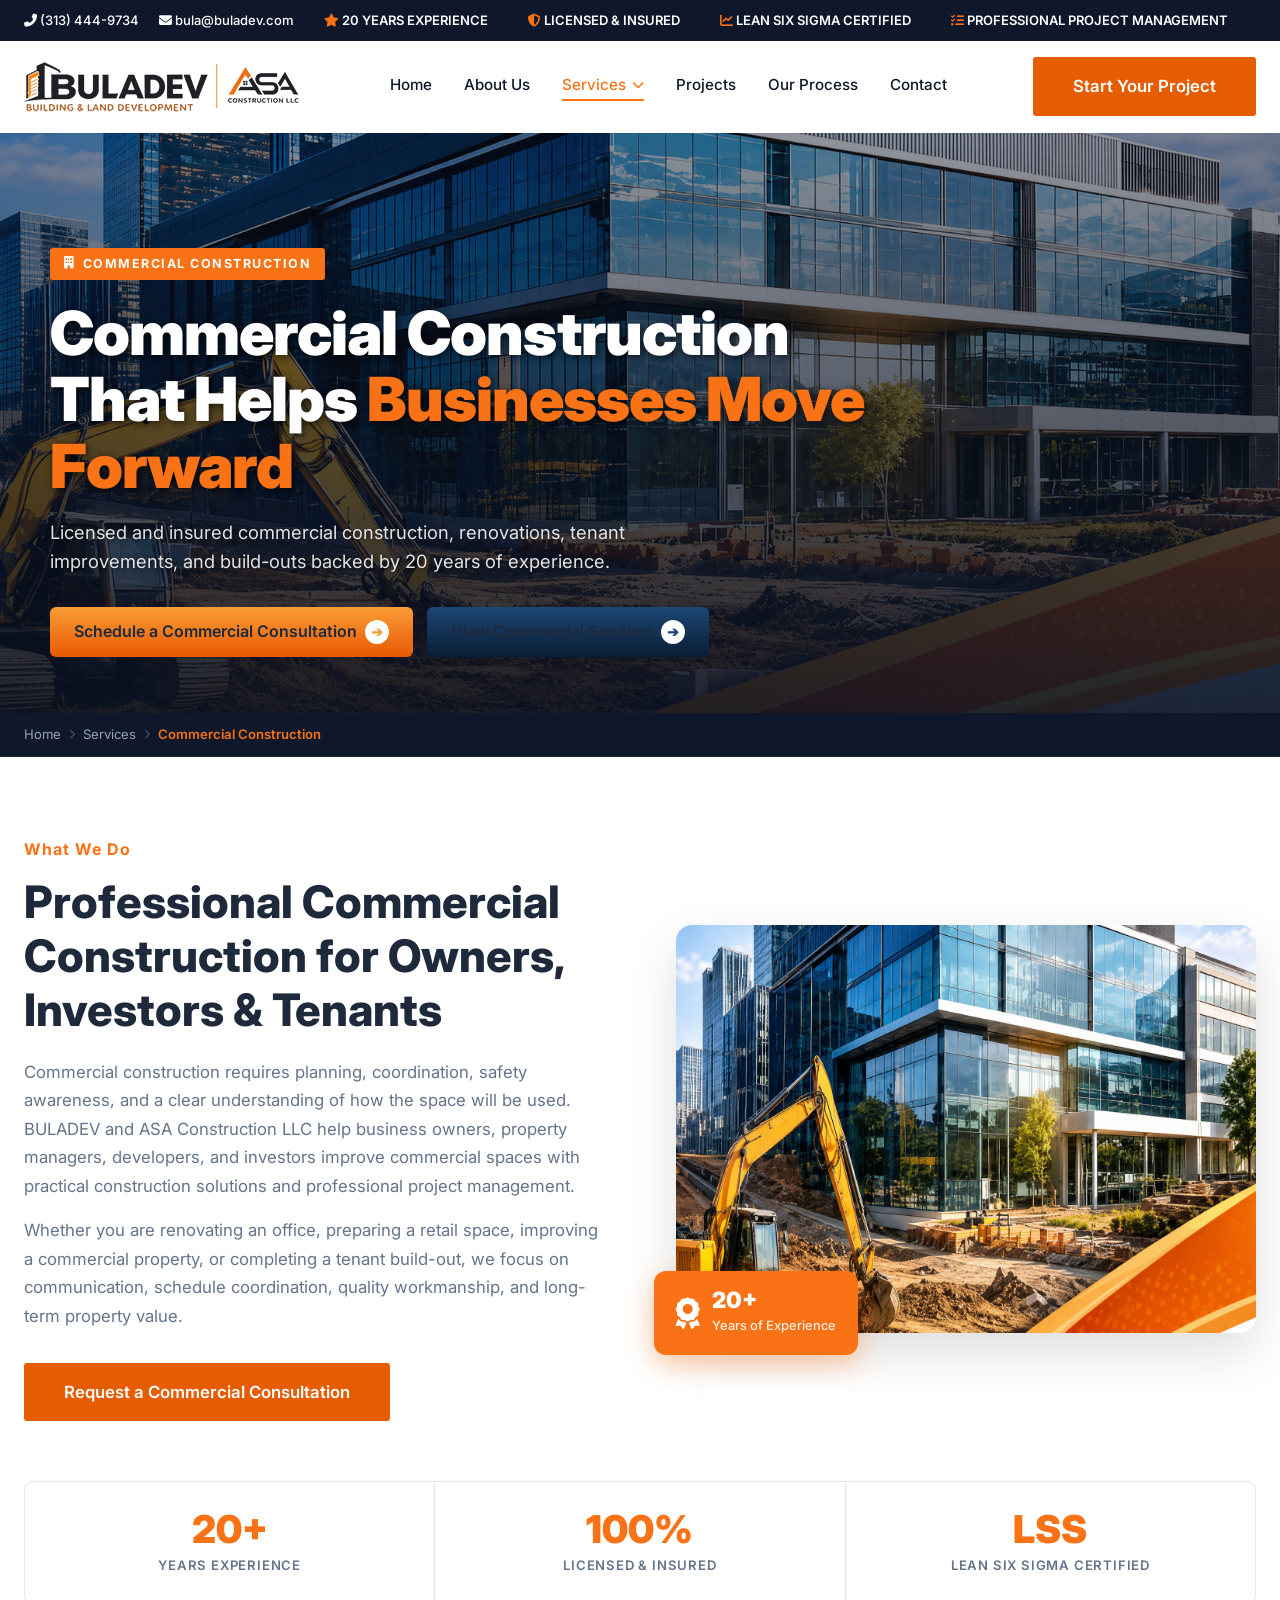
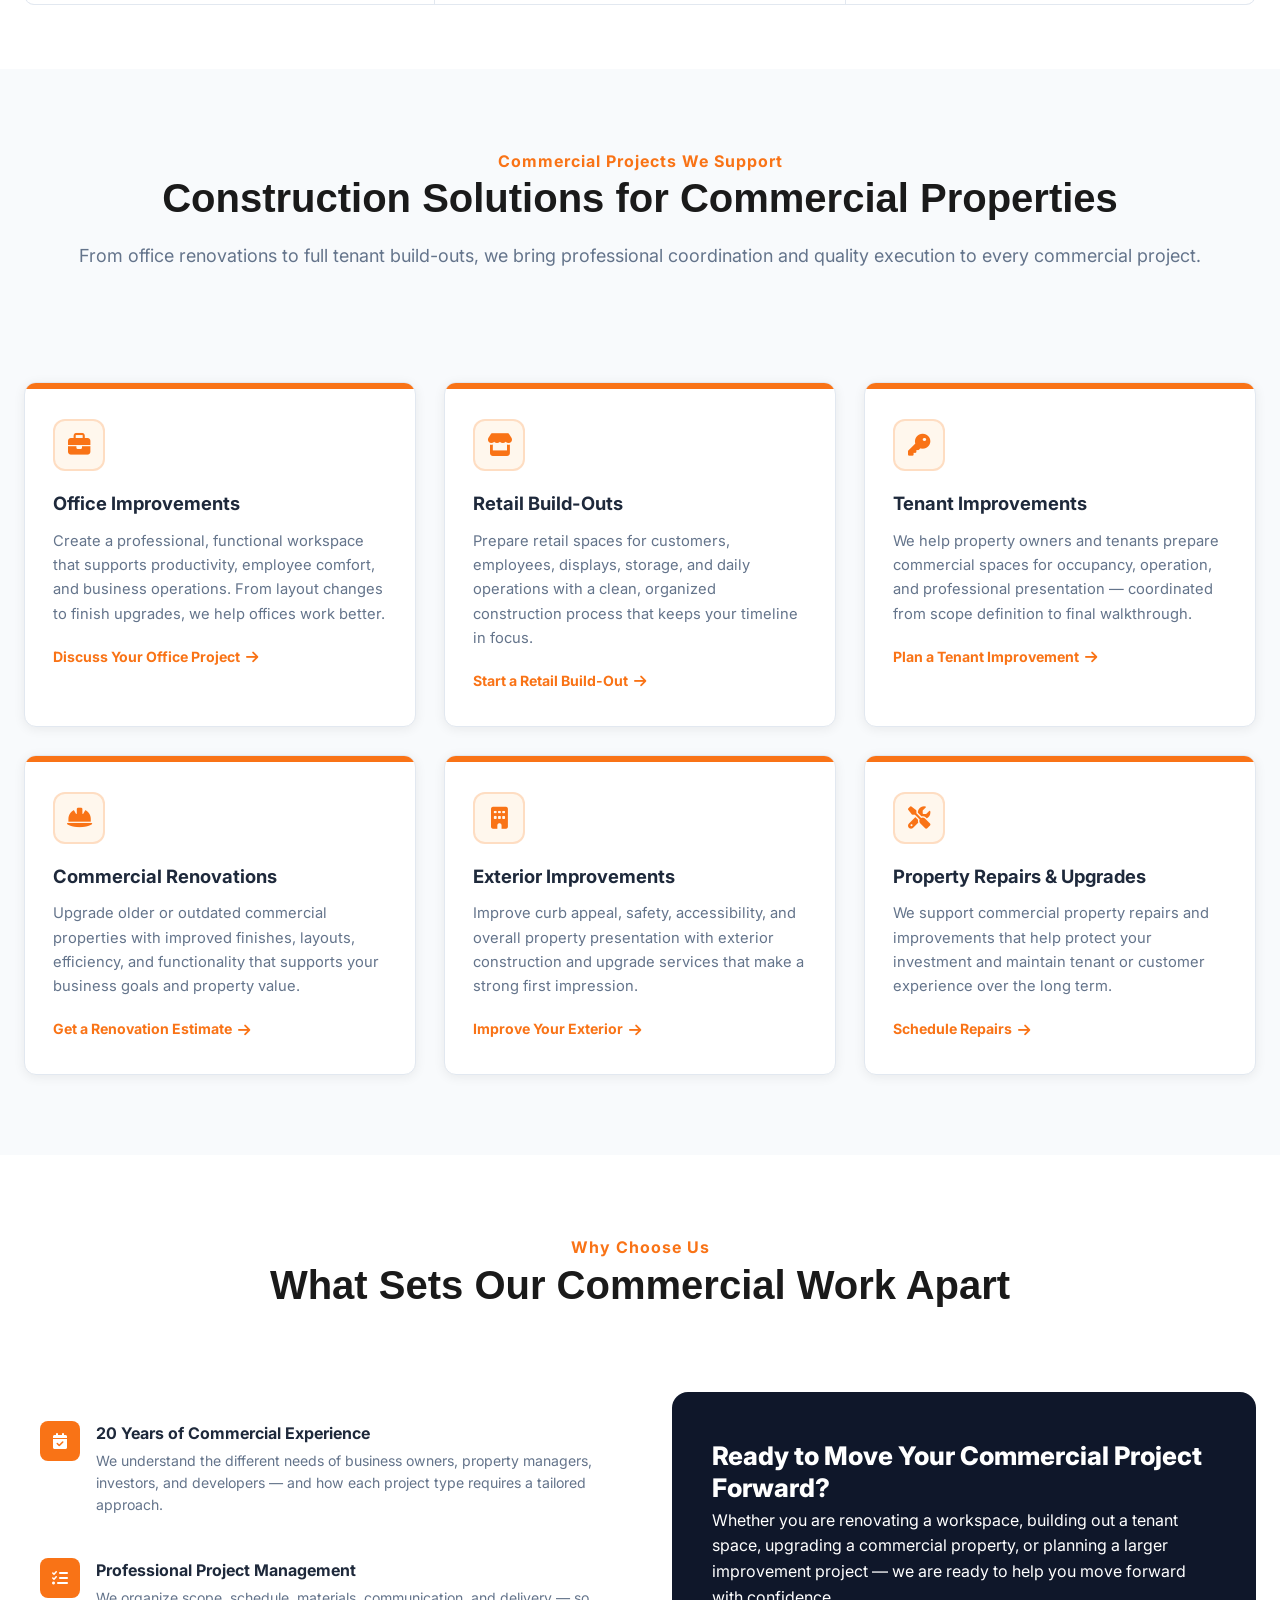
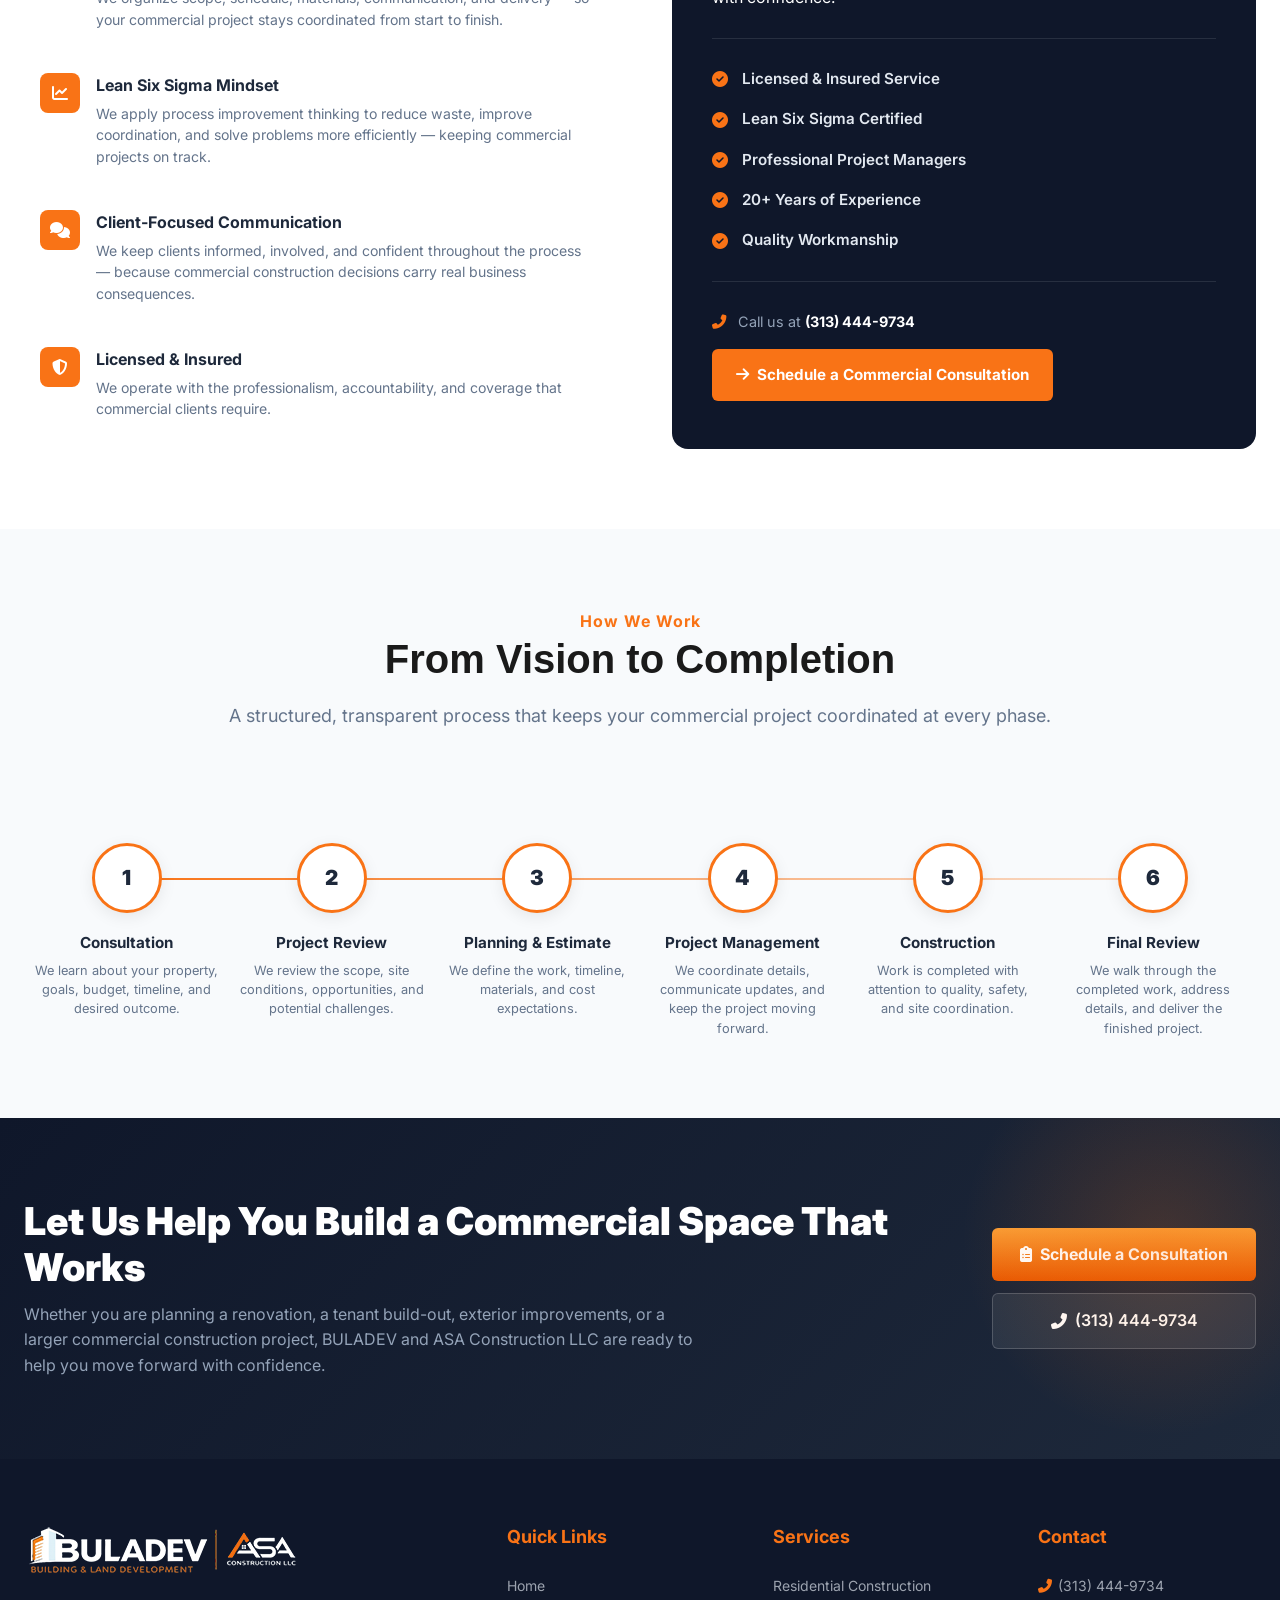
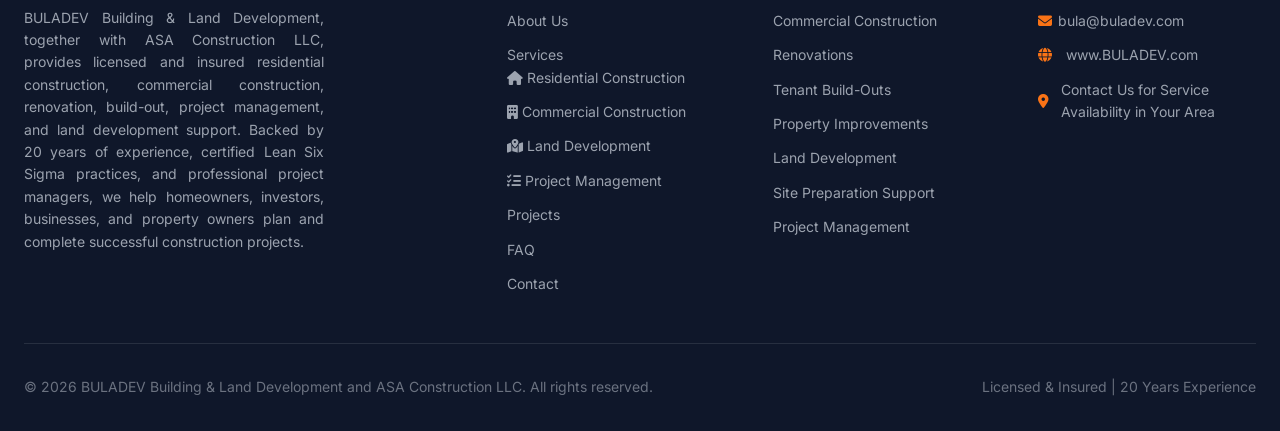
<file: commercial.html>
<!DOCTYPE html>
<html lang="en">
<head>
    <meta charset="UTF-8">
    <meta name="viewport" content="width=device-width, initial-scale=1.0">
    <title>Commercial Construction | BULADEV Building & Land Development</title>
    <meta name="description" content="Licensed and insured commercial construction, renovations, tenant improvements, and build-outs backed by 20 years of experience.">

    <link rel="stylesheet" href="css/style.css">
    <link rel="preconnect" href="https://fonts.googleapis.com">
    <link href="https://fonts.googleapis.com/css2?family=Inter:wght@300;400;500;600;700;800;900&display=swap" rel="stylesheet">
    <link rel="stylesheet" href="https://cdnjs.cloudflare.com/ajax/libs/font-awesome/6.4.0/css/all.min.css">

    <style>
        /* ── Commercial Hero ── */
        .commercial-hero {
            position: relative;
            width: 100%;
            min-height: 580px;
            display: flex;
            flex-direction: column;
            justify-content: flex-end;
            overflow: hidden;
        }

        .commercial-hero-img {
            position: absolute;
            inset: 0;
            width: 100%;
            height: 100%;
            object-fit: cover;
            object-position: center;
            display: block;
        }

        /* dark gradient over hero photo */
        .commercial-hero::after {
            content: '';
            position: absolute;
            inset: 0;
            background: linear-gradient(
                to bottom,
                rgba(10, 18, 35, 0.45) 0%,
                rgba(10, 18, 35, 0.72) 60%,
                rgba(10, 18, 35, 0.90) 100%
            );
            z-index: 1;
        }

        .commercial-hero-body {
            position: relative;
            z-index: 2;
            padding: 0 50px 56px;
            max-width: 1280px;
            width: 100%;
            margin: 0 auto;
            animation: heroFadeUp 0.85s ease both;
        }

        @keyframes heroFadeUp {
            from { opacity: 0; transform: translateY(24px); }
            to   { opacity: 1; transform: translateY(0); }
        }

        .commercial-hero-eyebrow {
            display: inline-flex;
            align-items: center;
            gap: 8px;
            background: var(--primary-orange);
            color: #fff;
            font-size: 0.78rem;
            font-weight: 700;
            letter-spacing: 1.5px;
            text-transform: uppercase;
            padding: 6px 14px;
            border-radius: 3px;
            margin-bottom: 20px;
        }

        .commercial-hero h1 {
            font-size: clamp(2.2rem, 5vw, 3.8rem);
            font-weight: 900;
            color: #fff;
            line-height: 1.1;
            text-shadow: 2px 2px 8px rgba(0,0,0,0.7);
            max-width: 820px;
            margin-bottom: 18px;
            letter-spacing: -1px;
        }

        .commercial-hero h1 span {
            color: var(--primary-orange);
        }

        .commercial-hero-sub {
            color: rgba(255,255,255,0.88);
            font-size: 1.15rem;
            line-height: 1.55;
            text-shadow: 1px 1px 4px rgba(0,0,0,0.6);
            max-width: 680px;
            margin-bottom: 32px;
        }

        .commercial-hero-actions {
            display: flex;
            gap: 14px;
            flex-wrap: wrap;
        }

        /* ── Breadcrumb strip ── */
        .breadcrumb-bar {
            background: #0F172A;
            padding: 11px 0;
            border-bottom: 1px solid rgba(255,255,255,0.06);
        }

        .breadcrumb-bar .container {
            display: flex;
            align-items: center;
            gap: 8px;
            font-size: 0.82rem;
            color: #94A3B8;
        }

        .breadcrumb-bar a {
            color: #94A3B8;
            transition: color 0.2s;
        }

        .breadcrumb-bar a:hover { color: var(--primary-orange); }

        .breadcrumb-bar i {
            font-size: 0.6rem;
            color: #475569;
        }

        .breadcrumb-bar span { color: var(--primary-orange); font-weight: 600; }

        /* ── Intro Section ── */
        .comm-intro {
            padding: 80px 0 64px;
            background: #fff;
        }

        .comm-intro-grid {
            display: grid;
            grid-template-columns: 1fr 1fr;
            gap: 72px;
            align-items: center;
        }

        .comm-intro-text .section-tag {
            display: block;
            margin-bottom: 14px;
        }

        .comm-intro-text h2 {
            font-size: clamp(1.9rem, 3.5vw, 2.8rem);
            font-weight: 800;
            line-height: 1.2;
            color: var(--text-dark);
            margin-bottom: 20px;
        }

        .comm-intro-text p {
            color: var(--text-gray);
            font-size: 1.05rem;
            line-height: 1.7;
            margin-bottom: 16px;
        }

        .comm-intro-text p:last-of-type { margin-bottom: 32px; }

        /* Stats strip inside intro */
        .comm-stats {
            display: grid;
            grid-template-columns: repeat(3, 1fr);
            gap: 1px;
            background: var(--border-color);
            border: 1px solid var(--border-color);
            border-radius: 10px;
            overflow: hidden;
        }

        .comm-stat {
            background: #fff;
            padding: 28px 20px;
            text-align: center;
            transition: background 0.25s;
        }

        .comm-stat:hover { background: #FFF7ED; }

        .comm-stat-num {
            font-size: 2.4rem;
            font-weight: 900;
            color: var(--primary-orange);
            line-height: 1;
            margin-bottom: 6px;
        }

        .comm-stat-label {
            font-size: 0.82rem;
            font-weight: 600;
            color: var(--text-gray);
            text-transform: uppercase;
            letter-spacing: 0.8px;
        }

        /* Side visual */
        .comm-intro-visual {
            position: relative;
        }

        .comm-intro-visual img {
            width: 100%;
            border-radius: 16px;
            display: block;
            box-shadow: 0 20px 50px rgba(0,0,0,0.13);
            transition: transform 0.5s ease, box-shadow 0.5s ease;
        }

        .comm-intro-visual:hover img {
            transform: scale(1.02);
            box-shadow: 0 28px 60px rgba(0,0,0,0.18);
        }

        /* Badge overlay */
        .comm-intro-badge {
            position: absolute;
            bottom: -22px;
            left: -22px;
            background: var(--primary-orange);
            color: #fff;
            border-radius: 12px;
            padding: 18px 22px;
            display: flex;
            align-items: center;
            gap: 12px;
            box-shadow: 0 8px 28px rgba(249,115,22,0.4);
        }

        .comm-intro-badge i {
            font-size: 2rem;
            flex-shrink: 0;
        }

        .comm-intro-badge-text strong {
            display: block;
            font-size: 1.4rem;
            font-weight: 900;
            line-height: 1;
        }

        .comm-intro-badge-text span {
            font-size: 0.8rem;
            opacity: 0.88;
            font-weight: 500;
        }

        /* ── Services Grid Section ── */
        .comm-services {
            padding: 80px 0;
            background: var(--light-bg);
        }

        .comm-services-grid {
            display: grid;
            grid-template-columns: repeat(3, 1fr);
            gap: 28px;
            margin-top: 56px;
        }

        .comm-service-card {
            background: #fff;
            border-radius: 12px;
            overflow: hidden;
            box-shadow: 0 2px 12px rgba(0,0,0,0.07);
            border: 1px solid var(--border-color);
            transition: transform 0.3s ease, box-shadow 0.3s ease, border-color 0.3s ease;
        }

        .comm-service-card:hover {
            transform: translateY(-8px);
            box-shadow: 0 18px 44px rgba(0,0,0,0.12);
            border-color: rgba(249,115,22,0.3);
        }

        .comm-service-card-top {
            height: 6px;
            background: var(--primary-orange);
            transition: height 0.3s ease;
        }

        .comm-service-card:hover .comm-service-card-top {
            height: 10px;
        }

        .comm-service-card-body {
            padding: 30px 28px 32px;
        }

        .comm-service-icon {
            width: 52px;
            height: 52px;
            background: #FFF7ED;
            border: 2px solid rgba(249,115,22,0.2);
            color: var(--primary-orange);
            border-radius: 12px;
            display: flex;
            align-items: center;
            justify-content: center;
            font-size: 1.4rem;
            margin-bottom: 18px;
            transition: background 0.3s, transform 0.35s ease;
        }

        .comm-service-card:hover .comm-service-icon {
            background: var(--primary-orange);
            color: #fff;
            transform: rotate(-6deg) scale(1.1);
        }

        .comm-service-card-body h3 {
            font-size: 1.15rem;
            font-weight: 700;
            color: var(--text-dark);
            margin-bottom: 10px;
        }

        .comm-service-card-body p {
            color: var(--text-gray);
            font-size: 0.92rem;
            line-height: 1.65;
            margin-bottom: 18px;
        }

        .comm-service-link {
            display: inline-flex;
            align-items: center;
            gap: 6px;
            font-size: 0.88rem;
            font-weight: 700;
            color: var(--primary-orange);
            transition: gap 0.2s;
        }

        .comm-service-link:hover { gap: 10px; }

        /* ── Why BULADEV for Commercial ── */
        .comm-why {
            padding: 80px 0;
            background: #fff;
        }

        .comm-why-grid {
            display: grid;
            grid-template-columns: 1fr 1fr;
            gap: 64px;
            align-items: center;
            margin-top: 56px;
        }

        .comm-why-list {
            display: flex;
            flex-direction: column;
            gap: 6px;
        }

        .comm-why-item {
            display: flex;
            align-items: flex-start;
            gap: 16px;
            padding: 18px 16px;
            border-radius: 10px;
            transition: background 0.25s, transform 0.25s;
        }

        .comm-why-item:hover {
            background: #FFF7ED;
            transform: translateX(6px);
        }

        .comm-why-item-icon {
            width: 40px;
            height: 40px;
            border-radius: 8px;
            background: var(--primary-orange);
            color: #fff;
            display: flex;
            align-items: center;
            justify-content: center;
            font-size: 1rem;
            flex-shrink: 0;
            transition: transform 0.3s ease;
        }

        .comm-why-item:hover .comm-why-item-icon {
            transform: scale(1.15) rotate(-5deg);
        }

        .comm-why-item-text h4 {
            font-size: 1rem;
            font-weight: 700;
            color: var(--text-dark);
            margin-bottom: 4px;
        }

        .comm-why-item-text p {
            font-size: 0.88rem;
            color: var(--text-gray);
            line-height: 1.55;
            margin: 0;
        }

        /* Right visual panel */
        .comm-why-panel {
            background: #0F172A;
            border-radius: 16px;
            padding: 48px 40px;
            color: #fff;
            display: flex;
            flex-direction: column;
            gap: 28px;
        }

        .comm-why-panel h3 {
            font-size: 1.6rem;
            font-weight: 800;
            line-height: 1.25;
            margin-bottom: 4px;
        }

        .comm-why-panel > p {
            color: #94A3B8;
            font-size: 0.95rem;
            line-height: 1.6;
        }

        .comm-panel-divider {
            height: 1px;
            background: rgba(255,255,255,0.1);
        }

        .comm-cred-list {
            display: flex;
            flex-direction: column;
            gap: 16px;
        }

        .comm-cred {
            display: flex;
            align-items: center;
            gap: 14px;
            font-size: 0.95rem;
            font-weight: 600;
            color: #E2E8F0;
        }

        .comm-cred i {
            color: var(--primary-orange);
            font-size: 1rem;
            flex-shrink: 0;
        }

        .comm-panel-cta {
            display: inline-flex;
            align-items: center;
            gap: 8px;
            background: var(--primary-orange);
            color: #fff;
            font-weight: 700;
            font-size: 0.95rem;
            padding: 14px 24px;
            border-radius: 6px;
            transition: background 0.2s, transform 0.2s, box-shadow 0.2s;
            width: fit-content;
        }

        .comm-panel-cta:hover {
            background: var(--primary-orange-hover);
            transform: translateY(-2px);
            box-shadow: 0 8px 24px rgba(249,115,22,0.35);
        }

        /* ── Process Strip ── */
        .comm-process {
            padding: 80px 0;
            background: var(--light-bg);
        }

        .comm-process-steps {
            display: grid;
            grid-template-columns: repeat(6, 1fr);
            gap: 0;
            margin-top: 56px;
            position: relative;
        }

        /* connector line */
        .comm-process-steps::before {
            content: '';
            position: absolute;
            top: 35px;
            left: calc(100% / 12);
            right: calc(100% / 12);
            height: 2px;
            background: linear-gradient(to right, var(--primary-orange), rgba(249,115,22,0.2));
            z-index: 0;
        }

        .comm-step {
            display: flex;
            flex-direction: column;
            align-items: center;
            text-align: center;
            padding: 0 10px;
            position: relative;
            z-index: 1;
            transition: transform 0.3s ease;
        }

        .comm-step:hover { transform: translateY(-6px); }

        .comm-step-num {
            width: 70px;
            height: 70px;
            border-radius: 50%;
            background: #fff;
            border: 3px solid var(--primary-orange);
            color: var(--text-dark);
            font-size: 1.3rem;
            font-weight: 900;
            display: flex;
            align-items: center;
            justify-content: center;
            margin-bottom: 18px;
            box-shadow: 0 4px 16px rgba(0,0,0,0.08);
            transition: background 0.3s, color 0.3s, box-shadow 0.3s, transform 0.3s;
        }

        .comm-step:hover .comm-step-num {
            background: var(--primary-orange);
            color: #fff;
            box-shadow: 0 0 0 8px rgba(249,115,22,0.15);
            transform: scale(1.1);
        }

        .comm-step h4 {
            font-size: 0.95rem;
            font-weight: 700;
            color: var(--text-dark);
            margin-bottom: 6px;
        }

        .comm-step p {
            font-size: 0.8rem;
            color: var(--text-gray);
            line-height: 1.5;
        }

        /* ── CTA Section ── */
        .comm-cta {
            background: linear-gradient(135deg, #0F172A 0%, #1E293B 100%);
            padding: 80px 0;
            position: relative;
            overflow: hidden;
        }

        .comm-cta::before {
            content: '';
            position: absolute;
            top: -80px;
            right: -80px;
            width: 400px;
            height: 400px;
            background: radial-gradient(circle, rgba(249,115,22,0.18) 0%, transparent 70%);
            pointer-events: none;
        }

        .comm-cta-inner {
            display: grid;
            grid-template-columns: 1fr auto;
            gap: 40px;
            align-items: center;
        }

        .comm-cta h2 {
            font-size: clamp(1.7rem, 3vw, 2.5rem);
            font-weight: 900;
            color: #fff;
            line-height: 1.2;
            margin-bottom: 12px;
        }

        .comm-cta p {
            color: #94A3B8;
            font-size: 1rem;
            line-height: 1.6;
            max-width: 680px;
        }

        .comm-cta-btns {
            display: flex;
            flex-direction: column;
            gap: 12px;
            flex-shrink: 0;
        }

        .comm-cta-btns .btn-orange {
            background: linear-gradient(to bottom, var(--btn-orange-top), var(--btn-orange-bottom));
            color: #fff;
            font-weight: 700;
            padding: 14px 28px;
            border-radius: 6px;
            display: inline-flex;
            align-items: center;
            gap: 8px;
            transition: transform 0.2s, box-shadow 0.2s;
            white-space: nowrap;
        }

        .comm-cta-btns .btn-orange:hover {
            transform: translateY(-2px);
            box-shadow: 0 8px 24px rgba(249,115,22,0.4);
        }

        .comm-cta-btns .btn-phone {
            background: rgba(255,255,255,0.08);
            color: #fff;
            border: 1px solid rgba(255,255,255,0.18);
            font-weight: 600;
            padding: 14px 28px;
            border-radius: 6px;
            display: inline-flex;
            align-items: center;
            justify-content: center;
            gap: 8px;
            transition: background 0.2s;
            white-space: nowrap;
        }

        .comm-cta-btns .btn-phone:hover {
            background: rgba(255,255,255,0.14);
        }

        /* ── Responsive ── */
        @media (max-width: 1024px) {
            .comm-intro-grid,
            .comm-why-grid { grid-template-columns: 1fr; gap: 48px; }
            .comm-intro-visual { display: none; }
            .comm-services-grid { grid-template-columns: repeat(2, 1fr); }
            .comm-process-steps { grid-template-columns: repeat(3, 1fr); row-gap: 3rem; }
            .comm-process-steps::before { display: none; }
            .comm-cta-inner { grid-template-columns: 1fr; }
            .comm-cta-btns { flex-direction: row; }
        }

        @media (max-width: 768px) {
            .commercial-hero-body { padding: 0 24px 40px; }
            .comm-stats { grid-template-columns: 1fr; }
            .comm-services-grid { grid-template-columns: 1fr; }
            .comm-process-steps { 
             }
            .comm-cta-btns { flex-direction: column; }
        }

        @media (max-width: 480px) {
            .comm-process-steps { grid-template-columns: 1fr; }
            .comm-intro-badge { display: none; }
        }
    </style>
</head>
<body>

    <!-- Top Trust Bar -->
    <div class="top-bar">
        <div class="container top-bar-content">
            <div class="top-contact">
                <a href="tel:3134449734"><i class="fas fa-phone-alt"></i> (313) 444-9734</a>
                <a href="mailto:bula@buladev.com"><i class="fas fa-envelope"></i> bula@buladev.com</a>
            </div>
            <div class="trust-marquee">
                <div class="trust-track">
                    <span><i class="fas fa-star"></i> 20 YEARS EXPERIENCE</span>
                    <span><i class="fas fa-shield-alt"></i> LICENSED & INSURED</span>
                    <span><i class="fas fa-chart-line"></i> LEAN SIX SIGMA CERTIFIED</span>
                    <span><i class="fas fa-tasks"></i> PROFESSIONAL PROJECT MANAGEMENT</span>
                    <span><i class="fas fa-star"></i> 20 YEARS EXPERIENCE</span>
                    <span><i class="fas fa-shield-alt"></i> LICENSED & INSURED</span>
                    <span><i class="fas fa-chart-line"></i> LEAN SIX SIGMA CERTIFIED</span>
                    <span><i class="fas fa-tasks"></i> PROFESSIONAL PROJECT MANAGEMENT</span>
                </div>
            </div>
        </div>
    </div>

    <!-- Navigation -->
    <header class="navbar" id="navbar">
        <div class="container nav-container">
            <div class="logo-group">
                <a href="index.html"><img src="img/header logo.png" alt="BULADEV Logo"></a>
            </div>
            <nav class="nav-links" id="nav-links">
                <a href="index.html">Home</a>
                <a href="about.html">About Us</a>
                <div class="dropdown">
                    <a href="services.html" class="dropdown-toggle active">
                        Services <i class="fas fa-chevron-down"></i>
                    </a>
                    <div class="dropdown-menu">
                        <a href="residential-construction.html"><i class="fas fa-home"></i> Residential Construction</a>
                    <a href="commercial.html"><i class="fas fa-building"></i> Commercial Construction</a>
                    <a href="land-development.html"><i class="fas fa-map-marked-alt"></i> Land Development</a>
                    <a href="project-management.html"><i class="fas fa-tasks"></i> Project Management</a>
                    </div>
                </div>
                <a href="portfolio.html">Projects</a>
                <a href="process.html">Our Process</a>
                <a href="contact.html">Contact</a>
            </nav>
            <a href="contact.html" class="btn btn-primary nav-cta">Start Your Project</a>
            <button class="mobile-menu-btn" id="mobile-menu-btn" aria-label="Open menu" aria-expanded="false" aria-controls="mobile-menu">
                <i class="fas fa-bars"></i>
            </button>
        </div>
    </header>

    <!-- Mobile Menu Overlay -->
    <div class="mobile-menu-overlay" id="mobile-menu-overlay"></div>
    <div class="mobile-menu" id="mobile-menu">
        <button class="close-menu-btn" id="close-menu-btn" aria-label="Close menu"><i class="fas fa-times"></i></button>
        <a href="index.html">Home</a>
        <a href="about.html">About Us</a>
        <a href="services.html" class="active">Services</a>
        <div class="mobile-submenu">
            <a href="residential-construction.html">Residential Construction</a>
            <a href="commercial.html" style="color: var(--primary-orange);">Commercial Construction</a>
            <a href="land-development.html">Land Development</a>
            <a href="project-management.html">Project Management</a>
        </div>
        <a href="portfolio.html">Projects</a>
        <a href="process.html">Our Process</a>
        <a href="contact.html">Contact</a>
        <a href="contact.html" class="btn btn-primary">Start Your Project</a>
    </div>

    <main>

        <!-- Commercial Hero -->
        <section class="commercial-hero">
            <img src="img/commercial-hero.png" alt="Commercial construction site with excavator and modern glass office building" class="commercial-hero-img">

            <div class="commercial-hero-body">
                <div class="commercial-hero-eyebrow">
                    <i class="fas fa-building"></i> Commercial Construction
                </div>
                <h1>Commercial Construction That Helps <span>Businesses Move Forward</span></h1>
                <p class="commercial-hero-sub">Licensed and insured commercial construction, renovations, tenant improvements, and build-outs backed by 20 years of experience.</p>
                <div class="commercial-hero-actions">
                    <a href="contact.html" class="btn btn-orange">
                        Schedule a Commercial Consultation <span class="arrow">➔</span>
                    </a>
                    <a href="#comm-services" class="btn btn-blue">
                        View Commercial Services <span class="arrow">➔</span>
                    </a>
                </div>
            </div>
        </section>

        <!-- Breadcrumb -->
        <div class="breadcrumb-bar">
            <div class="container">
                <a href="index.html">Home</a>
                <i class="fas fa-chevron-right"></i>
                <a href="services.html">Services</a>
                <i class="fas fa-chevron-right"></i>
                <span>Commercial Construction</span>
            </div>
        </div>

        <!-- Intro -->
        <section class="comm-intro">
            <div class="container">
                <div class="comm-intro-grid">

                    <div class="comm-intro-text reveal reveal-left">
                        <span class="section-tag">What We Do</span>
                        <h2>Professional Commercial Construction for Owners, Investors & Tenants</h2>
                        <p>Commercial construction requires planning, coordination, safety awareness, and a clear understanding of how the space will be used. BULADEV and ASA Construction LLC help business owners, property managers, developers, and investors improve commercial spaces with practical construction solutions and professional project management.</p>
                        <p>Whether you are renovating an office, preparing a retail space, improving a commercial property, or completing a tenant build-out, we focus on communication, schedule coordination, quality workmanship, and long-term property value.</p>
                        <a href="contact.html" class="btn btn-primary">Request a Commercial Consultation</a>
                    </div>

                    <div class="comm-intro-visual reveal reveal-right">
                        <img src="img/commercial.png" alt="Commercial construction project">
                        <div class="comm-intro-badge">
                            <i class="fas fa-award"></i>
                            <div class="comm-intro-badge-text">
                                <strong>20+</strong>
                                <span>Years of Experience</span>
                            </div>
                        </div>
                    </div>

                </div>

                <!-- Stats -->
                <div class="comm-stats" style="margin-top: 60px;">
                    <div class="comm-stat reveal reveal-scale">
                        <div class="comm-stat-num">20+</div>
                        <div class="comm-stat-label">Years Experience</div>
                    </div>
                    <div class="comm-stat reveal reveal-scale">
                        <div class="comm-stat-num">100%</div>
                        <div class="comm-stat-label">Licensed & Insured</div>
                    </div>
                    <div class="comm-stat reveal reveal-scale">
                        <div class="comm-stat-num">LSS</div>
                        <div class="comm-stat-label">Lean Six Sigma Certified</div>
                    </div>
                </div>
            </div>
        </section>

        <!-- Services Grid -->
        <section class="comm-services" id="comm-services">
            <div class="container">
                <div class="section-header reveal">
                    <span class="section-tag">Commercial Projects We Support</span>
                    <h2 class="section-title">Construction Solutions for Commercial Properties</h2>
                    <p class="section-desc">From office renovations to full tenant build-outs, we bring professional coordination and quality execution to every commercial project.</p>
                </div>

                <div class="comm-services-grid reveal-stagger">

                    <div class="comm-service-card reveal">
                        <div class="comm-service-card-top"></div>
                        <div class="comm-service-card-body">
                            <div class="comm-service-icon"><i class="fas fa-briefcase"></i></div>
                            <h3>Office Improvements</h3>
                            <p>Create a professional, functional workspace that supports productivity, employee comfort, and business operations. From layout changes to finish upgrades, we help offices work better.</p>
                            <a href="contact.html" class="comm-service-link">Discuss Your Office Project <i class="fas fa-arrow-right"></i></a>
                        </div>
                    </div>

                    <div class="comm-service-card reveal">
                        <div class="comm-service-card-top"></div>
                        <div class="comm-service-card-body">
                            <div class="comm-service-icon"><i class="fas fa-store"></i></div>
                            <h3>Retail Build-Outs</h3>
                            <p>Prepare retail spaces for customers, employees, displays, storage, and daily operations with a clean, organized construction process that keeps your timeline in focus.</p>
                            <a href="contact.html" class="comm-service-link">Start a Retail Build-Out <i class="fas fa-arrow-right"></i></a>
                        </div>
                    </div>

                    <div class="comm-service-card reveal">
                        <div class="comm-service-card-top"></div>
                        <div class="comm-service-card-body">
                            <div class="comm-service-icon"><i class="fas fa-key"></i></div>
                            <h3>Tenant Improvements</h3>
                            <p>We help property owners and tenants prepare commercial spaces for occupancy, operation, and professional presentation — coordinated from scope definition to final walkthrough.</p>
                            <a href="contact.html" class="comm-service-link">Plan a Tenant Improvement <i class="fas fa-arrow-right"></i></a>
                        </div>
                    </div>

                    <div class="comm-service-card reveal">
                        <div class="comm-service-card-top"></div>
                        <div class="comm-service-card-body">
                            <div class="comm-service-icon"><i class="fas fa-hard-hat"></i></div>
                            <h3>Commercial Renovations</h3>
                            <p>Upgrade older or outdated commercial properties with improved finishes, layouts, efficiency, and functionality that supports your business goals and property value.</p>
                            <a href="contact.html" class="comm-service-link">Get a Renovation Estimate <i class="fas fa-arrow-right"></i></a>
                        </div>
                    </div>

                    <div class="comm-service-card reveal">
                        <div class="comm-service-card-top"></div>
                        <div class="comm-service-card-body">
                            <div class="comm-service-icon"><i class="fas fa-building"></i></div>
                            <h3>Exterior Improvements</h3>
                            <p>Improve curb appeal, safety, accessibility, and overall property presentation with exterior construction and upgrade services that make a strong first impression.</p>
                            <a href="contact.html" class="comm-service-link">Improve Your Exterior <i class="fas fa-arrow-right"></i></a>
                        </div>
                    </div>

                    <div class="comm-service-card reveal">
                        <div class="comm-service-card-top"></div>
                        <div class="comm-service-card-body">
                            <div class="comm-service-icon"><i class="fas fa-tools"></i></div>
                            <h3>Property Repairs & Upgrades</h3>
                            <p>We support commercial property repairs and improvements that help protect your investment and maintain tenant or customer experience over the long term.</p>
                            <a href="contact.html" class="comm-service-link">Schedule Repairs <i class="fas fa-arrow-right"></i></a>
                        </div>
                    </div>

                </div>
            </div>
        </section>

        <!-- Why BULADEV -->
        <section class="comm-why">
            <div class="container">
                <div class="section-header reveal">
                    <span class="section-tag">Why Choose Us</span>
                    <h2 class="section-title">What Sets Our Commercial Work Apart</h2>
                </div>

                <div class="comm-why-grid">

                    <div class="comm-why-list reveal reveal-left">

                        <div class="comm-why-item">
                            <div class="comm-why-item-icon"><i class="fas fa-calendar-check"></i></div>
                            <div class="comm-why-item-text">
                                <h4>20 Years of Commercial Experience</h4>
                                <p>We understand the different needs of business owners, property managers, investors, and developers — and how each project type requires a tailored approach.</p>
                            </div>
                        </div>

                        <div class="comm-why-item">
                            <div class="comm-why-item-icon"><i class="fas fa-tasks"></i></div>
                            <div class="comm-why-item-text">
                                <h4>Professional Project Management</h4>
                                <p>We organize scope, schedule, materials, communication, and delivery — so your commercial project stays coordinated from start to finish.</p>
                            </div>
                        </div>

                        <div class="comm-why-item">
                            <div class="comm-why-item-icon"><i class="fas fa-chart-line"></i></div>
                            <div class="comm-why-item-text">
                                <h4>Lean Six Sigma Mindset</h4>
                                <p>We apply process improvement thinking to reduce waste, improve coordination, and solve problems more efficiently — keeping commercial projects on track.</p>
                            </div>
                        </div>

                        <div class="comm-why-item">
                            <div class="comm-why-item-icon"><i class="fas fa-comments"></i></div>
                            <div class="comm-why-item-text">
                                <h4>Client-Focused Communication</h4>
                                <p>We keep clients informed, involved, and confident throughout the process — because commercial construction decisions carry real business consequences.</p>
                            </div>
                        </div>

                        <div class="comm-why-item">
                            <div class="comm-why-item-icon"><i class="fas fa-shield-alt"></i></div>
                            <div class="comm-why-item-text">
                                <h4>Licensed & Insured</h4>
                                <p>We operate with the professionalism, accountability, and coverage that commercial clients require.</p>
                            </div>
                        </div>

                    </div>

                    <!-- Right panel -->
                    <div class="comm-why-panel reveal reveal-right">
                        <div>
                            <h3>Ready to Move Your Commercial Project Forward?</h3>
                            <p>Whether you are renovating a workspace, building out a tenant space, upgrading a commercial property, or planning a larger improvement project — we are ready to help you move forward with confidence.</p>
                        </div>

                        <div class="comm-panel-divider"></div>

                        <div class="comm-cred-list">
                            <div class="comm-cred"><i class="fas fa-check-circle"></i> Licensed & Insured Service</div>
                            <div class="comm-cred"><i class="fas fa-check-circle"></i> Lean Six Sigma Certified</div>
                            <div class="comm-cred"><i class="fas fa-check-circle"></i> Professional Project Managers</div>
                            <div class="comm-cred"><i class="fas fa-check-circle"></i> 20+ Years of Experience</div>
                            <div class="comm-cred"><i class="fas fa-check-circle"></i> Quality Workmanship</div>
                        </div>

                        <div class="comm-panel-divider"></div>

                        <div>
                            <p style="color:#94A3B8; font-size:0.9rem; margin-bottom:16px;">
                                <i class="fas fa-phone-alt" style="color:var(--primary-orange); margin-right:8px;"></i>
                                Call us at <a href="tel:3134449734" style="color:#fff; font-weight:700;">(313) 444-9734</a>
                            </p>
                            <a href="contact.html" class="comm-panel-cta">
                                <i class="fas fa-arrow-right"></i>
                                Schedule a Commercial Consultation
                            </a>
                        </div>
                    </div>

                </div>
            </div>
        </section>

        <!-- Process Steps -->
        <section class="comm-process" id="process">
            <div class="container">
                <div class="section-header reveal">
                    <span class="section-tag">How We Work</span>
                    <h2 class="section-title">From Vision to Completion</h2>
                    <p class="section-desc">A structured, transparent process that keeps your commercial project coordinated at every phase.</p>
                </div>

                <div class="comm-process-steps reveal-stagger">
                    <div class="comm-step reveal">
                        <div class="comm-step-num">1</div>
                        <h4>Consultation</h4>
                        <p>We learn about your property, goals, budget, timeline, and desired outcome.</p>
                    </div>
                    <div class="comm-step reveal">
                        <div class="comm-step-num">2</div>
                        <h4>Project Review</h4>
                        <p>We review the scope, site conditions, opportunities, and potential challenges.</p>
                    </div>
                    <div class="comm-step reveal">
                        <div class="comm-step-num">3</div>
                        <h4>Planning & Estimate</h4>
                        <p>We define the work, timeline, materials, and cost expectations.</p>
                    </div>
                    <div class="comm-step reveal">
                        <div class="comm-step-num">4</div>
                        <h4>Project Management</h4>
                        <p>We coordinate details, communicate updates, and keep the project moving forward.</p>
                    </div>
                    <div class="comm-step reveal">
                        <div class="comm-step-num">5</div>
                        <h4>Construction</h4>
                        <p>Work is completed with attention to quality, safety, and site coordination.</p>
                    </div>
                    <div class="comm-step reveal">
                        <div class="comm-step-num">6</div>
                        <h4>Final Review</h4>
                        <p>We walk through the completed work, address details, and deliver the finished project.</p>
                    </div>
                </div>
            </div>
        </section>

        <!-- CTA -->
        <section class="comm-cta">
            <div class="container">
                <div class="comm-cta-inner reveal">
                    <div>
                        <h2>Let Us Help You Build a Commercial Space That Works</h2>
                        <p>Whether you are planning a renovation, a tenant build-out, exterior improvements, or a larger commercial construction project, BULADEV and ASA Construction LLC are ready to help you move forward with confidence.</p>
                    </div>
                    <div class="comm-cta-btns">
                        <a href="contact.html" class="btn-orange">
                            <i class="fas fa-clipboard-list"></i> Schedule a Consultation
                        </a>
                        <a href="tel:3134449734" class="btn-phone">
                            <i class="fas fa-phone-alt"></i> (313) 444-9734
                        </a>
                    </div>
                </div>
            </div>
        </section>

    </main>

<!-- Footer -->
    <footer class="footer">
        <div class="container">
            <div class="footer-grid">
                <div class="footer-col footer-about">
                   <div class="logo-group">
                <img href="#home" src="img/footer logo.png" alt="BULADEV Logo">
            </div>
                    <p class="footer-desc">BULADEV Building & Land Development, together with ASA Construction LLC, provides licensed and insured residential construction, commercial construction, renovation, build-out, project management, and land development support. Backed by 20 years of experience, certified Lean Six Sigma practices, and professional project managers, we help homeowners, investors, businesses, and property owners plan and complete successful construction projects.</p>
                </div>

                <div class="footer-col">
                    <h4>Quick Links</h4>
                    <ul>
                       <li><a href="#home">Home</a></li>
                        <li><a href="about.html">About Us</a></li>
                        <li class="dropdown">
        <a href="services.html">Services</a>

        <ul class="submenu">
            <li><a href="residential-construction.html"><i class="fas fa-home"></i> Residential Construction</a></li>
            <li><a href="commercial.html"><i class="fas fa-building"></i> Commercial Construction</a></li>
            <li><a href="land-development.html"><i class="fas fa-map-marked-alt"></i> Land Development</a></li>
            <li><a href="project-management.html"><i class="fas fa-tasks"></i> Project Management</a></li>
        </ul>
        
    </li>
                        <li><a href="portfolio.html">Projects</a></li>
                         <li><a href="#faq">FAQ</a></li>
                        <li><a href="contact.html">Contact</a></li>
                    </ul>
                </div>

                <div class="footer-col">
                    <h4>Services</h4>
                    <ul>
                        <li><a href="residential-construction.html">Residential Construction</a></li>
                        <li><a href="commercial.html">Commercial Construction</a></li>
                        <li><a href="land-development.html">Renovations</a></li>
                        <li><a href="project-management.html">Tenant Build-Outs</a></li>
                        <li><a href="residential-construction.html">Property Improvements</a></li>
                        <li><a href="land-development.html">Land Development</a></li>
                        <li><a href="contact.html">Site Preparation Support</a></li>
                        <li><a href="project-management.html">Project Management</a></li>
                    </ul>
                </div>

                <div class="footer-col">
                    <h4>Contact</h4>
                    <ul class="contact-list">

                    <a href="tel:3134449734"><i class="fas fa-phone-alt"></i> (313) 444-9734</a>
                    <a href="mailto:bula@buladev.com"><i class="fas fa-envelope"></i> bula@buladev.com</a>
                    <a href="www.BULADEV.com"><li><i class="fas fa-globe"></i> www.BULADEV.com</li></a>
                    <li><i class="fa-solid fa-location-dot"></i> Contact Us for Service Availability in Your Area</li>
                    </ul>
                </div>
            </div>

            <div class="footer-bottom">
                <p>&copy; <span id="current-year">2026</span> BULADEV Building & Land Development and ASA Construction LLC. All rights reserved.</p>
                <p>Licensed & Insured | 20 Years Experience</p>
            </div>
        </div>
    </footer>

    <script src="js/script.js"></script>
    <script>
        // Footer year
        (function() {
            const el = document.getElementById('current-year');
            if (el) el.textContent = new Date().getFullYear();
        })();
    </script>
</body>
</html>
</file>
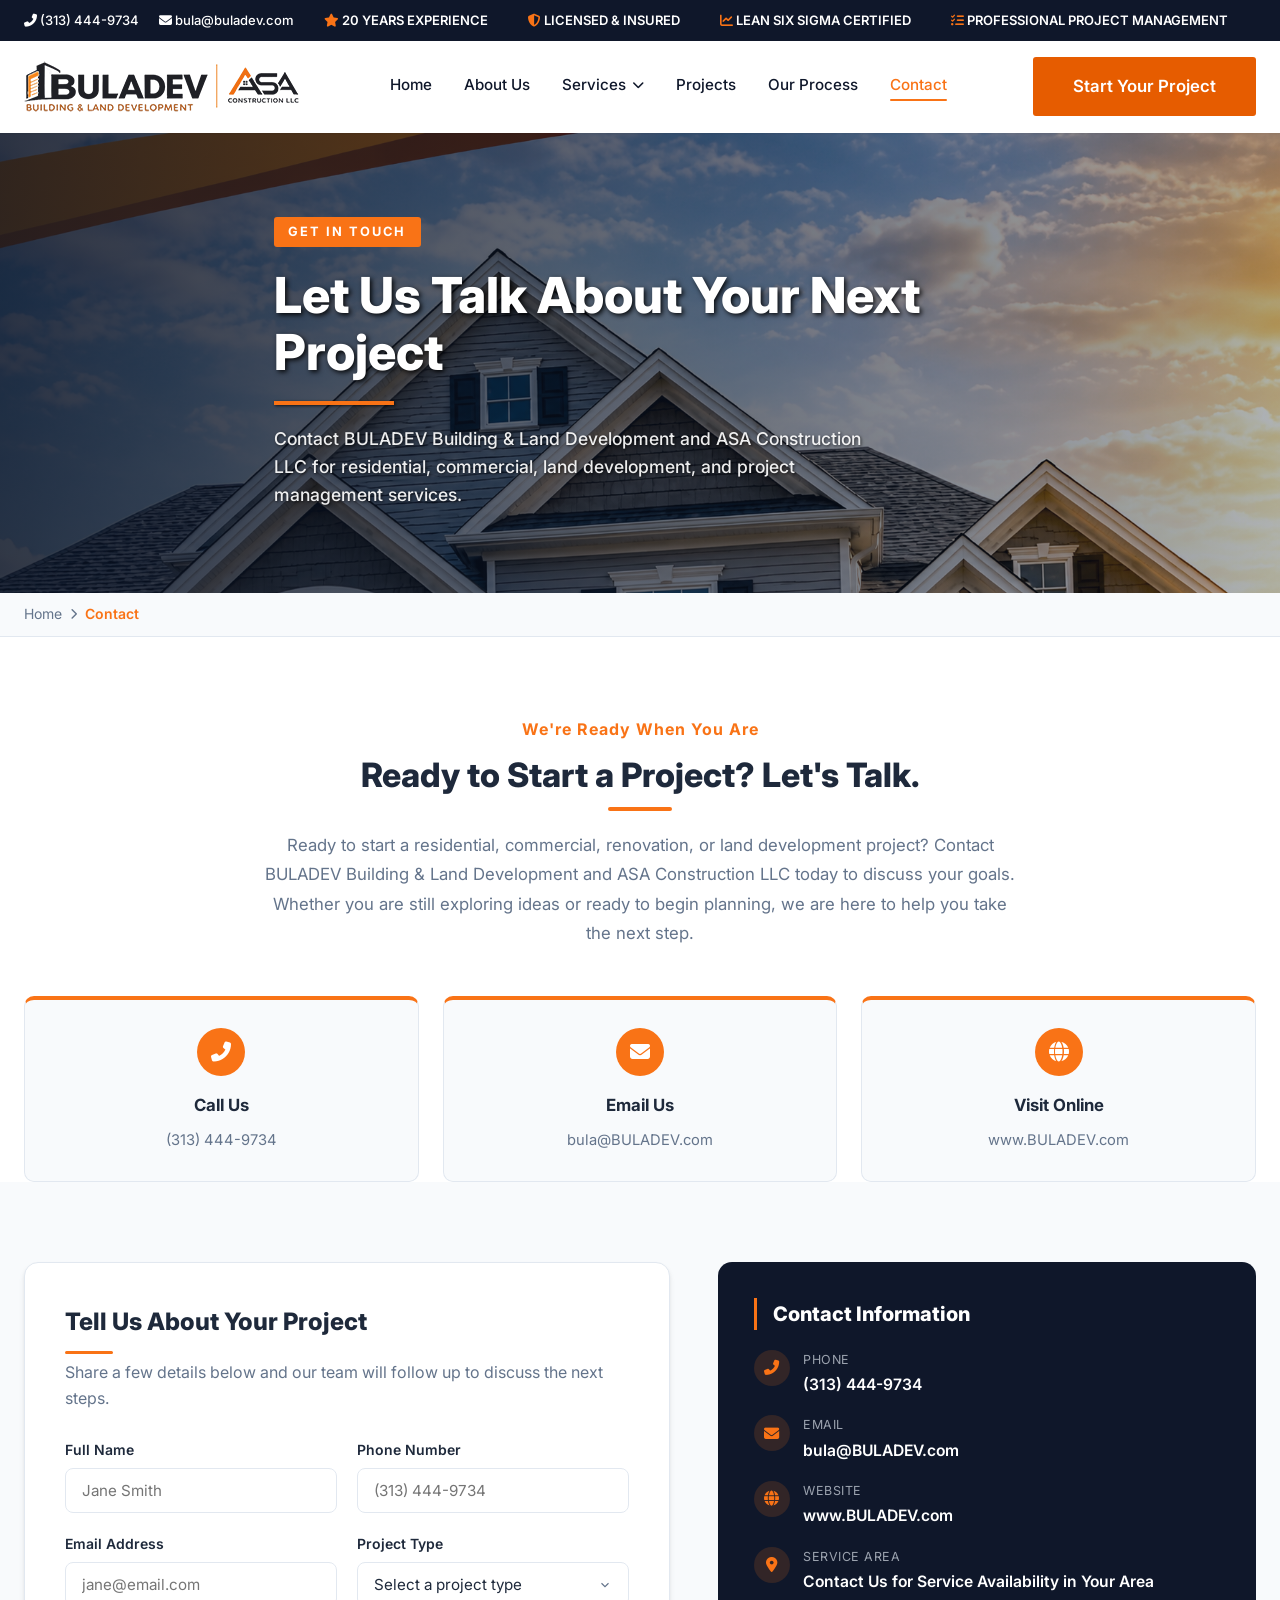
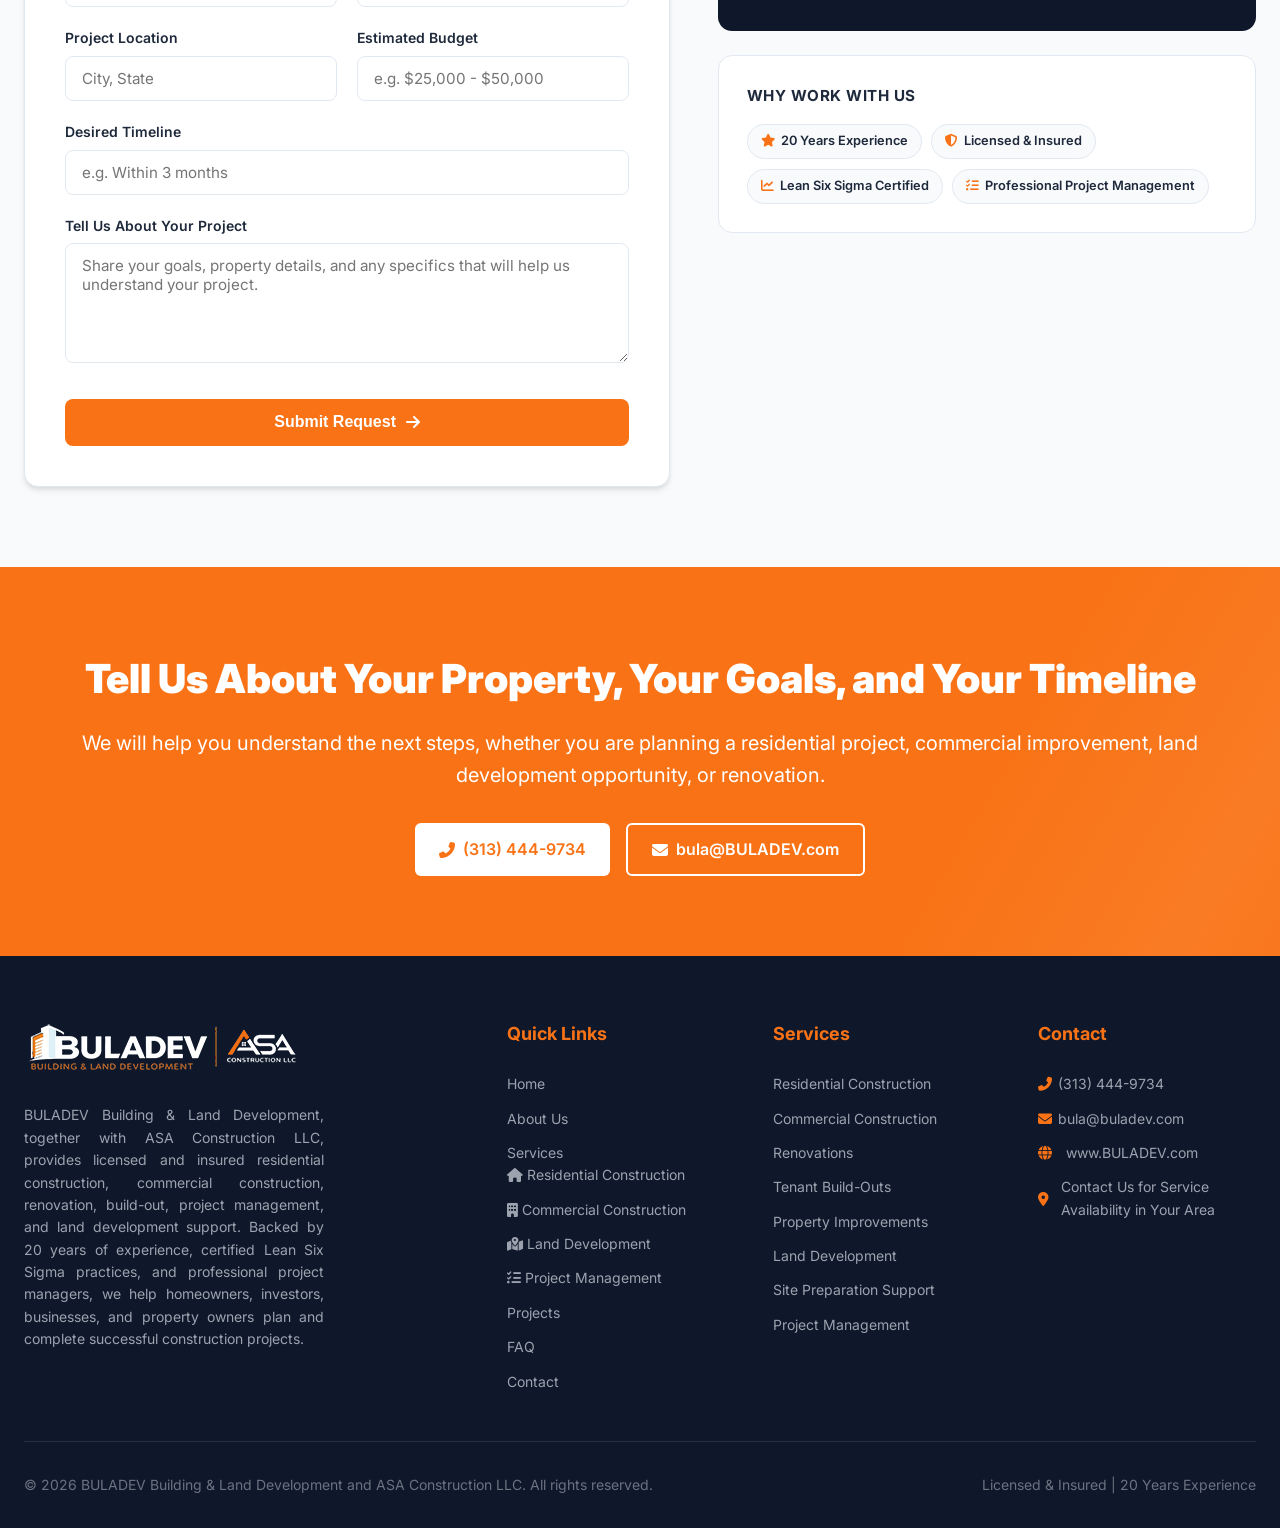
<file: contact.html>
<!DOCTYPE html>
<html lang="en">
<head>
    <meta charset="UTF-8">
    <meta name="viewport" content="width=device-width, initial-scale=1.0">
    <title>Contact Us | BULADEV Building & Land Development</title>
    <meta name="description" content="Contact BULADEV Building & Land Development and ASA Construction LLC for residential, commercial, land development, and project management services.">

    <link rel="stylesheet" href="css/style.css">
    <link rel="stylesheet" href="css/contact.css">

    <link rel="preconnect" href="https://fonts.googleapis.com">
    <link href="https://fonts.googleapis.com/css2?family=Inter:wght@300;400;500;600;700;800;900&family=Montserrat:wght@700;800&display=swap" rel="stylesheet">
    <link rel="stylesheet" href="https://cdnjs.cloudflare.com/ajax/libs/font-awesome/6.4.0/css/all.min.css">
</head>
<body>

    <!-- ── Top Trust Bar ──────────────────────── -->
    <div class="top-bar">
        <div class="container top-bar-content">
            <div class="top-contact">
                <a href="tel:3134449734"><i class="fas fa-phone-alt"></i> (313) 444-9734</a>
                <a href="mailto:bula@buladev.com"><i class="fas fa-envelope"></i> bula@buladev.com</a>
            </div>
            <div class="trust-marquee">
                <div class="trust-track">
                    <span><i class="fas fa-star"></i> 20 YEARS EXPERIENCE</span>
                    <span><i class="fas fa-shield-alt"></i> LICENSED &amp; INSURED</span>
                    <span><i class="fas fa-chart-line"></i> LEAN SIX SIGMA CERTIFIED</span>
                    <span><i class="fas fa-tasks"></i> PROFESSIONAL PROJECT MANAGEMENT</span>
                    <span><i class="fas fa-star"></i> 20 YEARS EXPERIENCE</span>
                    <span><i class="fas fa-shield-alt"></i> LICENSED &amp; INSURED</span>
                    <span><i class="fas fa-chart-line"></i> LEAN SIX SIGMA CERTIFIED</span>
                    <span><i class="fas fa-tasks"></i> PROFESSIONAL PROJECT MANAGEMENT</span>
                </div>
            </div>
        </div>
    </div>

    <!-- ── Navigation ────────────────────────── -->
    <header class="navbar" id="navbar">
        <div class="container nav-container">
            <div class="logo-group">
                <a href="index.html"><img src="img/header logo.png" alt="BULADEV Logo"></a>
            </div>
            <nav class="nav-links" id="nav-links">
                <a href="index.html">Home</a>
                <a href="about.html">About Us</a>
                <div class="dropdown">
                    <a href="services.html" class="dropdown-toggle">
                        Services <i class="fas fa-chevron-down"></i>
                    </a>
                    <div class="dropdown-menu">
                    <a href="residential-construction.html"><i class="fas fa-home"></i> Residential Construction</a>
                    <a href="commercial.html"><i class="fas fa-building"></i> Commercial Construction</a>
                    <a href="land-development.html"><i class="fas fa-map-marked-alt"></i> Land Development</a>
                    <a href="project-management.html"><i class="fas fa-tasks"></i> Project Management</a>
                </div>
                </div>
                <a href="portfolio.html">Projects</a>
                <a href="process.html">Our Process</a>
                <a href="contact.html" class="active">Contact</a>
            </nav>
            <a href="contact.html" class="btn btn-primary nav-cta">Start Your Project</a>
            <button class="mobile-menu-btn" id="mobile-menu-btn" aria-label="Open menu" aria-expanded="false" aria-controls="mobile-menu">
                <i class="fas fa-bars"></i>
            </button>
        </div>
    </header>

    <!-- ── Mobile Menu ───────────────────────── -->
    <div class="mobile-menu-overlay" id="mobile-menu-overlay"></div>
    <div class="mobile-menu" id="mobile-menu">
        <button class="close-menu-btn" id="close-menu-btn" aria-label="Close menu"><i class="fas fa-times"></i></button>
        <a href="index.html">Home</a>
        <a href="about.html">About Us</a>
        <a href="services.html">Services</a>
        <div class="mobile-submenu">
            <a href="residential-construction.html">Residential Construction</a>
            <a href="commercial.html">Commercial Construction</a>
            <a href="land-development.html">Land Development</a>
            <a href="project-management.html">Project Management</a>
        </div>
        <a href="portfolio.html">Projects</a>
        <a href="process.html">Our Process</a>
        <a href="contact.html" class="active">Contact</a>
        <a href="contact.html" class="btn btn-primary">Start Your Project</a>
    </div>

    <main>

        <!-- ── Page Hero ──────────────────────── -->
        <section class="contact-hero">
            <div class="contact-hero-overlay"></div>
            <div class="contact-hero-content container">
                <span class="contact-hero-tag">Get In Touch</span>
                <h1>Let Us Talk About Your Next Project</h1>
                <hr class="orange-line" style="margin: 1.25rem 0;">
                <p>Contact BULADEV Building &amp; Land Development and ASA Construction LLC for residential, commercial, land development, and project management services.</p>
            </div>
        </section>

        <!-- ── Breadcrumb ─────────────────────── -->
        <div class="breadcrumb-bar">
            <div class="container">
                <a href="index.html">Home</a>
                <i class="fas fa-chevron-right"></i>
                <span>Contact</span>
            </div>
        </div>

        <!-- ── Contact Intro ──────────────────── -->
        <section class="contact-intro section">
            <div class="container">
                <div class="contact-intro-text reveal">
                    <span class="section-tag">We're Ready When You Are</span>
                    <h2>Ready to Start a Project? Let's Talk.</h2>
                    <p>Ready to start a residential, commercial, renovation, or land development project? Contact BULADEV Building & Land Development and ASA Construction LLC today to discuss your goals. Whether you are still exploring ideas or ready to begin planning, we are here to help you take the next step.</p>
                </div>

                <div class="contact-info-strip">
                    <div class="info-card reveal">
                        <div class="info-card-icon"><i class="fas fa-phone-alt"></i></div>
                        <h3>Call Us</h3>
                        <a href="tel:3134449734">(313) 444-9734</a>
                    </div>
                    <div class="info-card reveal">
                        <div class="info-card-icon"><i class="fas fa-envelope"></i></div>
                        <h3>Email Us</h3>
                        <a href="mailto:bula@buladev.com">bula@BULADEV.com</a>
                    </div>
                    <div class="info-card reveal">
                        <div class="info-card-icon"><i class="fas fa-globe"></i></div>
                        <h3>Visit Online</h3>
                        <a href="https://www.buladev.com">www.BULADEV.com</a>
                    </div>
                </div>
            </div>
        </section>

        <!-- ── Contact Form + Side Panel ───────── -->
        <section class="contact-form-section section">
            <div class="container contact-grid">

                <div class="contact-form-wrap reveal reveal-left">
                    <h3>Tell Us About Your Project</h3>
                    <p>Share a few details below and our team will follow up to discuss the next steps.</p>

                    <form id="contact-form" novalidate>
                        <div class="form-row">
                            <div class="form-group">
                                <label for="full-name">Full Name</label>
                                <input type="text" id="full-name" name="full-name" placeholder="Jane Smith" required>
                            </div>
                            <div class="form-group">
                                <label for="phone">Phone Number</label>
                                <input type="tel" id="phone" name="phone" placeholder="(313) 444-9734" required>
                            </div>
                        </div>

                        <div class="form-row">
                            <div class="form-group">
                                <label for="email">Email Address</label>
                                <input type="email" id="email" name="email" placeholder="jane@email.com" required>
                            </div>
                            <div class="form-group">
                                <label for="project-type">Project Type</label>
                                <select id="project-type" name="project-type" required>
                                    <option value="" disabled selected>Select a project type</option>
                                    <option value="residential-construction">Residential Construction</option>
                                    <option value="commercial-construction">Commercial Construction</option>
                                    <option value="land-development">Land Development</option>
                                    <option value="renovation">Renovation</option>
                                    <option value="new-construction">New Construction</option>
                                    <option value="property-improvement">Property Improvement</option>
                                    <option value="project-management">Project Management</option>
                                    <option value="general-inquiry">General Inquiry</option>
                                </select>
                            </div>
                        </div>

                        <div class="form-row">
                            <div class="form-group">
                                <label for="project-location">Project Location</label>
                                <input type="text" id="project-location" name="project-location" placeholder="City, State">
                            </div>
                            <div class="form-group">
                                <label for="budget">Estimated Budget</label>
                                <input type="text" id="budget" name="budget" placeholder="e.g. $25,000 - $50,000">
                            </div>
                        </div>

                        <div class="form-group">
                            <label for="timeline">Desired Timeline</label>
                            <input type="text" id="timeline" name="timeline" placeholder="e.g. Within 3 months">
                        </div>

                        <div class="form-group">
                            <label for="message">Tell Us About Your Project</label>
                            <textarea id="message" name="message" placeholder="Share your goals, property details, and any specifics that will help us understand your project." required></textarea>
                        </div>

                        <button type="submit" class="form-submit-btn">Submit Request <i class="fas fa-arrow-right"></i></button>
                    </form>
                </div>

                <div class="contact-side reveal reveal-right">
                    <div class="contact-side-card">
                        <h3>Contact Information</h3>
                        <ul class="contact-side-list">
                            <li>
                                <span class="side-icon"><i class="fas fa-phone-alt"></i></span>
                                <div>
                                    <div class="side-label">Phone</div>
                                    <a href="tel:3134449734">(313) 444-9734</a>
                                </div>
                            </li>
                            <li>
                                <span class="side-icon"><i class="fas fa-envelope"></i></span>
                                <div>
                                    <div class="side-label">Email</div>
                                    <a href="mailto:bula@buladev.com">bula@BULADEV.com</a>
                                </div>
                            </li>
                            <li>
                                <span class="side-icon"><i class="fas fa-globe"></i></span>
                                <div>
                                    <div class="side-label">Website</div>
                                    <a href="https://www.buladev.com">www.BULADEV.com</a>
                                </div>
                            </li>
                            <li>
                                <span class="side-icon"><i class="fa-solid fa-location-dot"></i></span>
                                <div>
                                    <div class="side-label">Service Area</div>
                                    <span class="side-value">Contact Us for Service Availability in Your Area</span>
                                </div>
                            </li>
                        </ul>
                    </div>

                    <div class="contact-badges-card">
                        <h4>Why Work With Us</h4>
                        <div class="badge-row">
                            <span class="badge-pill"><i class="fas fa-star"></i> 20 Years Experience</span>
                            <span class="badge-pill"><i class="fas fa-shield-alt"></i> Licensed &amp; Insured</span>
                            <span class="badge-pill"><i class="fas fa-chart-line"></i> Lean Six Sigma Certified</span>
                            <span class="badge-pill"><i class="fas fa-tasks"></i> Professional Project Management</span>
                        </div>
                    </div>
                </div>

            </div>
        </section>

        <!-- ── CTA ────────────────────────────── -->
        <section class="cta-section">
            <div class="container text-center">
                <h2 class="cta-title reveal">Tell Us About Your Property, Your Goals, and Your Timeline</h2>
                <p class="cta-desc reveal">We will help you understand the next steps, whether you are planning a residential project, commercial improvement, land development opportunity, or renovation.</p>
                <div class="cta-buttons reveal">
                    <a href="tel:3134449734" class="btn btn-white"><i class="fas fa-phone-alt"></i> (313) 444-9734</a>
                    <a href="mailto:bula@buladev.com" class="btn btn-outline-white"><i class="fas fa-envelope"></i> bula@BULADEV.com</a>
                </div>
            </div>
        </section>

    </main>

    <!-- Footer -->
    <footer class="footer">
        <div class="container">
            <div class="footer-grid">
                <div class="footer-col footer-about">
                   <div class="logo-group">
                <img href="#home" src="img/footer logo.png" alt="BULADEV Logo">
            </div>
                    <p class="footer-desc">BULADEV Building & Land Development, together with ASA Construction LLC, provides licensed and insured residential construction, commercial construction, renovation, build-out, project management, and land development support. Backed by 20 years of experience, certified Lean Six Sigma practices, and professional project managers, we help homeowners, investors, businesses, and property owners plan and complete successful construction projects.</p>
                </div>

                <div class="footer-col">
                    <h4>Quick Links</h4>
                    <ul>
                       <li><a href="#home">Home</a></li>
                        <li><a href="about.html">About Us</a></li>
                        <li class="dropdown">
        <a href="services.html">Services</a>

        <ul class="submenu">
            <li><a href="residential-construction.html"><i class="fas fa-home"></i> Residential Construction</a></li>
            <li><a href="commercial.html"><i class="fas fa-building"></i> Commercial Construction</a></li>
            <li><a href="land-development.html"><i class="fas fa-map-marked-alt"></i> Land Development</a></li>
            <li><a href="project-management.html"><i class="fas fa-tasks"></i> Project Management</a></li>
        </ul>
        
    </li>
                        <li><a href="portfolio.html">Projects</a></li>
                         <li><a href="#faq">FAQ</a></li>
                        <li><a href="contact.html">Contact</a></li>
                    </ul>
                </div>

                <div class="footer-col">
                    <h4>Services</h4>
                    <ul>
                        <li><a href="residential-construction.html">Residential Construction</a></li>
                        <li><a href="commercial.html">Commercial Construction</a></li>
                        <li><a href="land-development.html">Renovations</a></li>
                        <li><a href="project-management.html">Tenant Build-Outs</a></li>
                        <li><a href="residential-construction.html">Property Improvements</a></li>
                        <li><a href="land-development.html">Land Development</a></li>
                        <li><a href="contact.html">Site Preparation Support</a></li>
                        <li><a href="project-management.html">Project Management</a></li>
                    </ul>
                </div>

                <div class="footer-col">
                    <h4>Contact</h4>
                    <ul class="contact-list">

                    <a href="tel:3134449734"><i class="fas fa-phone-alt"></i> (313) 444-9734</a>
                    <a href="mailto:bula@buladev.com"><i class="fas fa-envelope"></i> bula@buladev.com</a>
                    <a href="www.BULADEV.com"><li><i class="fas fa-globe"></i> www.BULADEV.com</li></a>
                    <li><i class="fa-solid fa-location-dot"></i> Contact Us for Service Availability in Your Area</li>
                    </ul>
                </div>
            </div>

            <div class="footer-bottom">
                <p>&copy; <span id="current-year">2026</span> BULADEV Building & Land Development and ASA Construction LLC. All rights reserved.</p>
                <p>Licensed & Insured | 20 Years Experience</p>
            </div>
        </div>
    </footer>

    <script src="js/script.js"></script>
    <script>
        // Simple front-end submit handling (no backend wired yet)
        document.getElementById('contact-form').addEventListener('submit', function (e) {
            e.preventDefault();
            const btn = this.querySelector('.form-submit-btn');
            const originalHTML = btn.innerHTML;
            btn.innerHTML = '<i class="fas fa-check"></i> Request Sent';
            btn.style.backgroundColor = '#16a34a';
            setTimeout(() => {
                btn.innerHTML = originalHTML;
                btn.style.backgroundColor = '';
                this.reset();
            }, 2500);
        });
    </script>
</body>
</html>
</file>
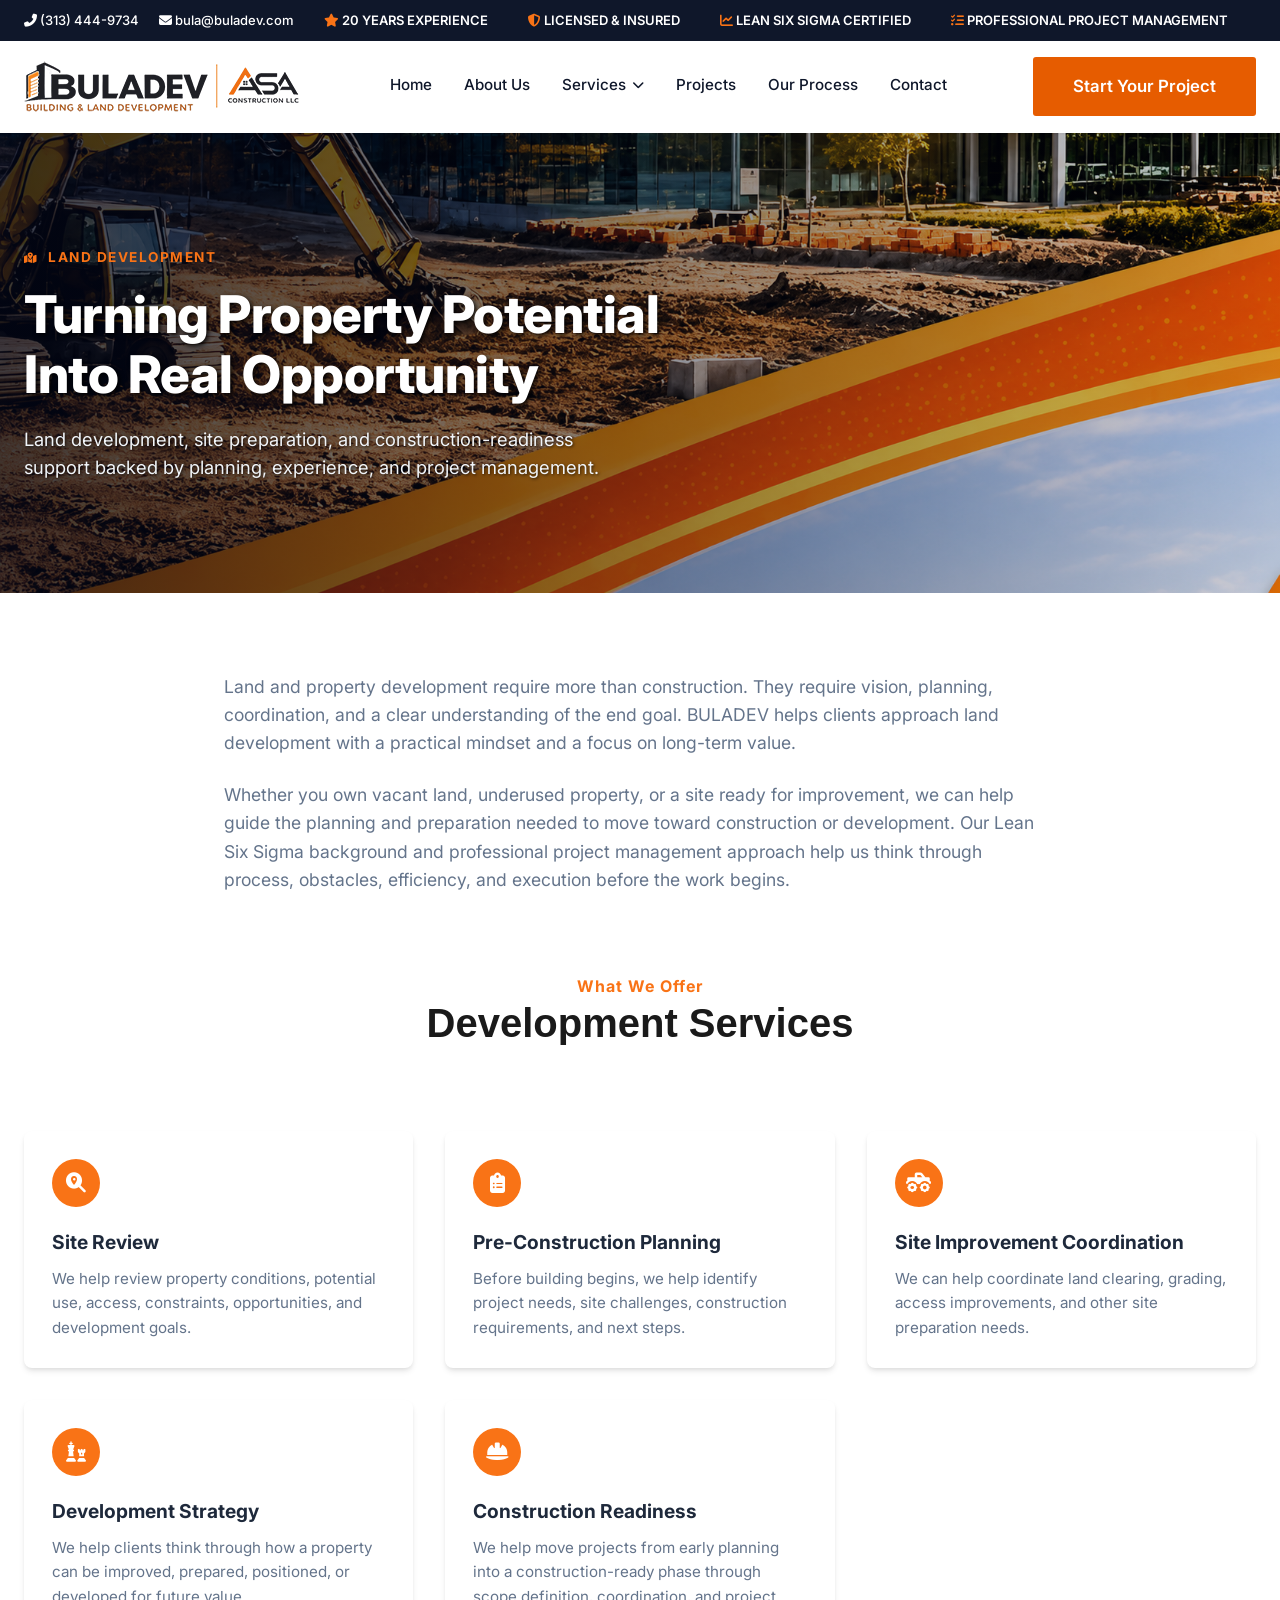
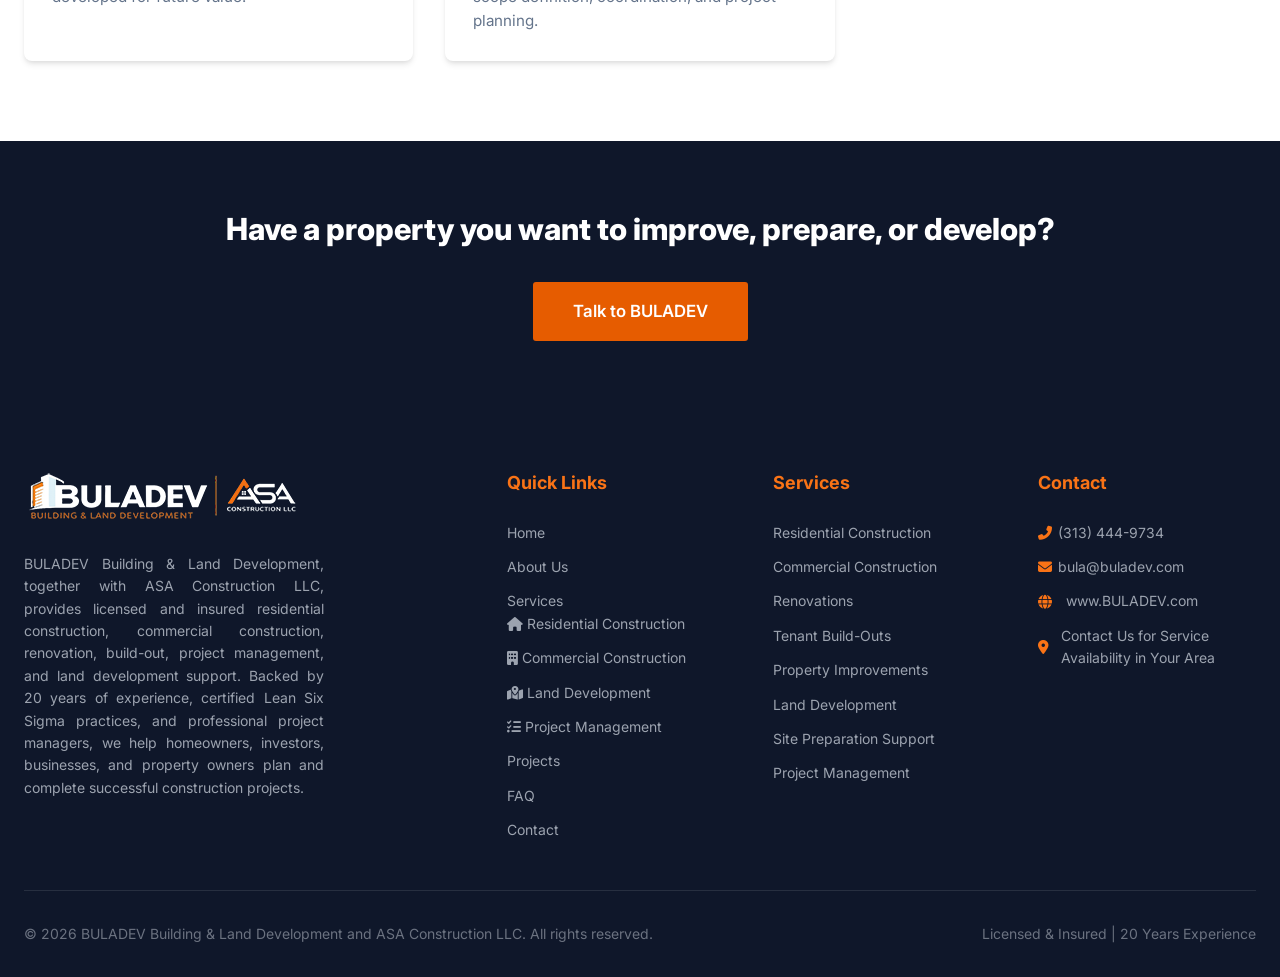
<file: land-development.html>
<!DOCTYPE html>
<html lang="en">
<head>
    <meta charset="UTF-8">
    <meta name="viewport" content="width=device-width, initial-scale=1.0">
    <title>Land Development | BULADEV Building & Land Development | ASA Construction LLC</title>
    <meta name="description" content="Land development, site preparation, and construction-readiness support backed by planning, experience, and project management.">

    <!-- Link to CSS -->
    <link rel="stylesheet" href="css/land-development.css">

    <!-- Google Fonts -->
    <link rel="preconnect" href="https://fonts.googleapis.com">
    <link href="https://fonts.googleapis.com/css2?family=Inter:wght@300;400;500;600;700;800;900&display=swap" rel="stylesheet">

    <!-- Font Awesome for Icons -->
    <link rel="stylesheet" href="https://cdnjs.cloudflare.com/ajax/libs/font-awesome/6.4.0/css/all.min.css">
</head>
<body>

    <!-- Top Trust Bar -->
    <div class="top-bar">
        <div class="container top-bar-content">

            <div class="top-contact">
                <a href="tel:3134449734">
                    <i class="fas fa-phone-alt"></i> (313) 444-9734
                </a>

                <a href="mailto:bula@buladev.com">
                    <i class="fas fa-envelope"></i> bula@buladev.com
                </a>
            </div>

            <div class="trust-marquee">
                <div class="trust-track">
                    <span><i class="fas fa-star"></i> 20 YEARS EXPERIENCE</span>
                    <span><i class="fas fa-shield-alt"></i> LICENSED & INSURED</span>
                    <span><i class="fas fa-chart-line"></i> LEAN SIX SIGMA CERTIFIED</span>
                    <span><i class="fas fa-tasks"></i> PROFESSIONAL PROJECT MANAGEMENT</span>

                    <!-- Duplicate for seamless loop -->
                    <span><i class="fas fa-star"></i> 20 YEARS EXPERIENCE</span>
                    <span><i class="fas fa-shield-alt"></i> LICENSED & INSURED</span>
                    <span><i class="fas fa-chart-line"></i> LEAN SIX SIGMA CERTIFIED</span>
                    <span><i class="fas fa-tasks"></i> PROFESSIONAL PROJECT MANAGEMENT</span>
                </div>
            </div>

        </div>
    </div>

    <!-- Navigation -->
    <header class="navbar" id="navbar">
        <div class="container nav-container">
            <div class="logo-group">
                <a href="index.html"><img src="img/header logo.png" alt="BULADEV Logo"></a>
            </div>
            <nav class="nav-links" id="nav-links">
                <a href="index.html">Home</a>
                <a href="about.html">About Us</a>

                <div class="dropdown">
                    <a href="services.html" class="dropdown-toggle">
                        Services <i class="fas fa-chevron-down"></i>
                    </a>

                    <div class="dropdown-menu">
                        <a href="residential-construction.html"><i class="fas fa-home"></i> Residential Construction</a>
                    <a href="commercial.html"><i class="fas fa-building"></i> Commercial Construction</a>
                    <a href="land-development.html"><i class="fas fa-map-marked-alt"></i> Land Development</a>
                    <a href="project-management.html"><i class="fas fa-tasks"></i> Project Management</a>
                    </div>
                </div>

                <a href="portfolio.html">Projects</a>
                <a href="process.html">Our Process</a>
                <a href="contact.html">Contact</a>
            </nav>

            <a href="contact.html" class="btn btn-primary nav-cta">
                Start Your Project
            </a>

            <button class="mobile-menu-btn" id="mobile-menu-btn" aria-label="Open menu" aria-expanded="false" aria-controls="mobile-menu">
                <i class="fas fa-bars"></i>
            </button>
        </div>
    </header>

    <!-- Mobile Menu Overlay -->
    <div class="mobile-menu-overlay" id="mobile-menu-overlay"></div>

    <div class="mobile-menu" id="mobile-menu">
        <button class="close-menu-btn" id="close-menu-btn" aria-label="Close menu"><i class="fas fa-times"></i></button>
        <a href="index.html">Home</a>
        <a href="about.html">About Us</a>
        <a href="services.html">Services</a>
        <div class="mobile-submenu">
            <a href="residential-construction.html">Residential Construction</a>
            <a href="commercial.html">Commercial Construction</a>
            <a href="land-development.html" class="active">Land Development</a>
            <a href="project-management.html">Project Management</a>
        </div>
        <a href="portfolio.html">Projects</a>
        <a href="process.html">Our Process</a>
        <a href="contact.html">Contact</a>
        <a href="contact.html" class="btn btn-primary">Start Your Project</a>
    </div>

    <main>
        <!-- Page Hero -->
        <div class="page-hero" id="home">
            <div class="container">
                <div class="page-hero-text">
                    <span class="page-hero-eyebrow"><i class="fas fa-map-marked-alt"></i> Land Development</span>
                    <h1>Turning Property Potential Into Real Opportunity</h1>
                    <p class="page-hero-sub">Land development, site preparation, and construction-readiness support backed by planning, experience, and project management.</p>
                </div>
            </div>
        </div>

        <!-- Intro Copy -->
        <section class="landdev-intro">
            <div class="container">
                <p>Land and property development require more than construction. They require vision, planning, coordination, and a clear understanding of the end goal. BULADEV helps clients approach land development with a practical mindset and a focus on long-term value.</p>
                <p>Whether you own vacant land, underused property, or a site ready for improvement, we can help guide the planning and preparation needed to move toward construction or development. Our Lean Six Sigma background and professional project management approach help us think through process, obstacles, efficiency, and execution before the work begins.</p>
            </div>
        </section>

        <!-- Development Services -->
        <section class="landdev-services" id="development-services">
            <div class="container">
                <div class="section-header text-center">
                    <span class="section-tag">What We Offer</span>
                    <h2 class="section-title">Development Services</h2>
                </div>

                <div class="grid-3 reveal-stagger">
                    <!-- Site Review -->
                    <div class="service-card">
                        <div class="card-body">
                            <div class="card-icon"><i class="fas fa-magnifying-glass-location"></i></div>
                            <h3>Site Review</h3>
                            <p>We help review property conditions, potential use, access, constraints, opportunities, and development goals.</p>
                        </div>
                    </div>

                    <!-- Pre-Construction Planning -->
                    <div class="service-card">
                        <div class="card-body">
                            <div class="card-icon"><i class="fas fa-clipboard-list"></i></div>
                            <h3>Pre-Construction Planning</h3>
                            <p>Before building begins, we help identify project needs, site challenges, construction requirements, and next steps.</p>
                        </div>
                    </div>

                    <!-- Site Improvement Coordination -->
                    <div class="service-card">
                        <div class="card-body">
                            <div class="card-icon"><i class="fas fa-truck-monster"></i></div>
                            <h3>Site Improvement Coordination</h3>
                            <p>We can help coordinate land clearing, grading, access improvements, and other site preparation needs.</p>
                        </div>
                    </div>

                    <!-- Development Strategy -->
                    <div class="service-card">
                        <div class="card-body">
                            <div class="card-icon"><i class="fas fa-chess"></i></div>
                            <h3>Development Strategy</h3>
                            <p>We help clients think through how a property can be improved, prepared, positioned, or developed for future value.</p>
                        </div>
                    </div>

                    <!-- Construction Readiness -->
                    <div class="service-card">
                        <div class="card-body">
                            <div class="card-icon"><i class="fas fa-helmet-safety"></i></div>
                            <h3>Construction Readiness</h3>
                            <p>We help move projects from early planning into a construction-ready phase through scope definition, coordination, and project planning.</p>
                        </div>
                    </div>
                </div>
            </div>
        </section>

        <!-- Land Development CTA -->
        <section class="landdev-cta" id="contact">
            <div class="container">
                <h2>Have a property you want to improve, prepare, or develop?</h2>
                <a href="contact.html" class="btn btn-primary">Talk to BULADEV</a>
            </div>
        </section>
    </main>

    <!-- Footer -->
    <footer class="footer">
        <div class="container">
            <div class="footer-grid">
                <div class="footer-col footer-about">
                   <div class="logo-group">
                <img href="#home" src="img/footer logo.png" alt="BULADEV Logo">
            </div>
                    <p class="footer-desc">BULADEV Building & Land Development, together with ASA Construction LLC, provides licensed and insured residential construction, commercial construction, renovation, build-out, project management, and land development support. Backed by 20 years of experience, certified Lean Six Sigma practices, and professional project managers, we help homeowners, investors, businesses, and property owners plan and complete successful construction projects.</p>
                </div>

                <div class="footer-col">
                    <h4>Quick Links</h4>
                    <ul>
                       <li><a href="#home">Home</a></li>
                        <li><a href="about.html">About Us</a></li>
                        <li class="dropdown">
        <a href="services.html">Services</a>

        <ul class="submenu">
            <li><a href="residential-construction.html"><i class="fas fa-home"></i> Residential Construction</a></li>
            <li><a href="commercial.html"><i class="fas fa-building"></i> Commercial Construction</a></li>
            <li><a href="land-development.html"><i class="fas fa-map-marked-alt"></i> Land Development</a></li>
            <li><a href="project-management.html"><i class="fas fa-tasks"></i> Project Management</a></li>
        </ul>
        
    </li>
                        <li><a href="portfolio.html">Projects</a></li>
                         <li><a href="#faq">FAQ</a></li>
                        <li><a href="contact.html">Contact</a></li>
                    </ul>
                </div>

                <div class="footer-col">
                    <h4>Services</h4>
                    <ul>
                        <li><a href="residential-construction.html">Residential Construction</a></li>
                        <li><a href="commercial.html">Commercial Construction</a></li>
                        <li><a href="land-development.html">Renovations</a></li>
                        <li><a href="project-management.html">Tenant Build-Outs</a></li>
                        <li><a href="residential-construction.html">Property Improvements</a></li>
                        <li><a href="land-development.html">Land Development</a></li>
                        <li><a href="contact.html">Site Preparation Support</a></li>
                        <li><a href="project-management.html">Project Management</a></li>
                    </ul>
                </div>

                <div class="footer-col">
                    <h4>Contact</h4>
                    <ul class="contact-list">

                    <a href="tel:3134449734"><i class="fas fa-phone-alt"></i> (313) 444-9734</a>
                    <a href="mailto:bula@buladev.com"><i class="fas fa-envelope"></i> bula@buladev.com</a>
                    <a href="www.BULADEV.com"><li><i class="fas fa-globe"></i> www.BULADEV.com</li></a>
                    <li><i class="fa-solid fa-location-dot"></i> Contact Us for Service Availability in Your Area</li>
                    </ul>
                </div>
            </div>

            <div class="footer-bottom">
                <p>&copy; <span id="current-year">2026</span> BULADEV Building & Land Development and ASA Construction LLC. All rights reserved.</p>
                <p>Licensed & Insured | 20 Years Experience</p>
            </div>
        </div>
    </footer>
    <!-- Link to JS -->
    <script src="js/land-development.js"></script>
</body>
</html>
</file>
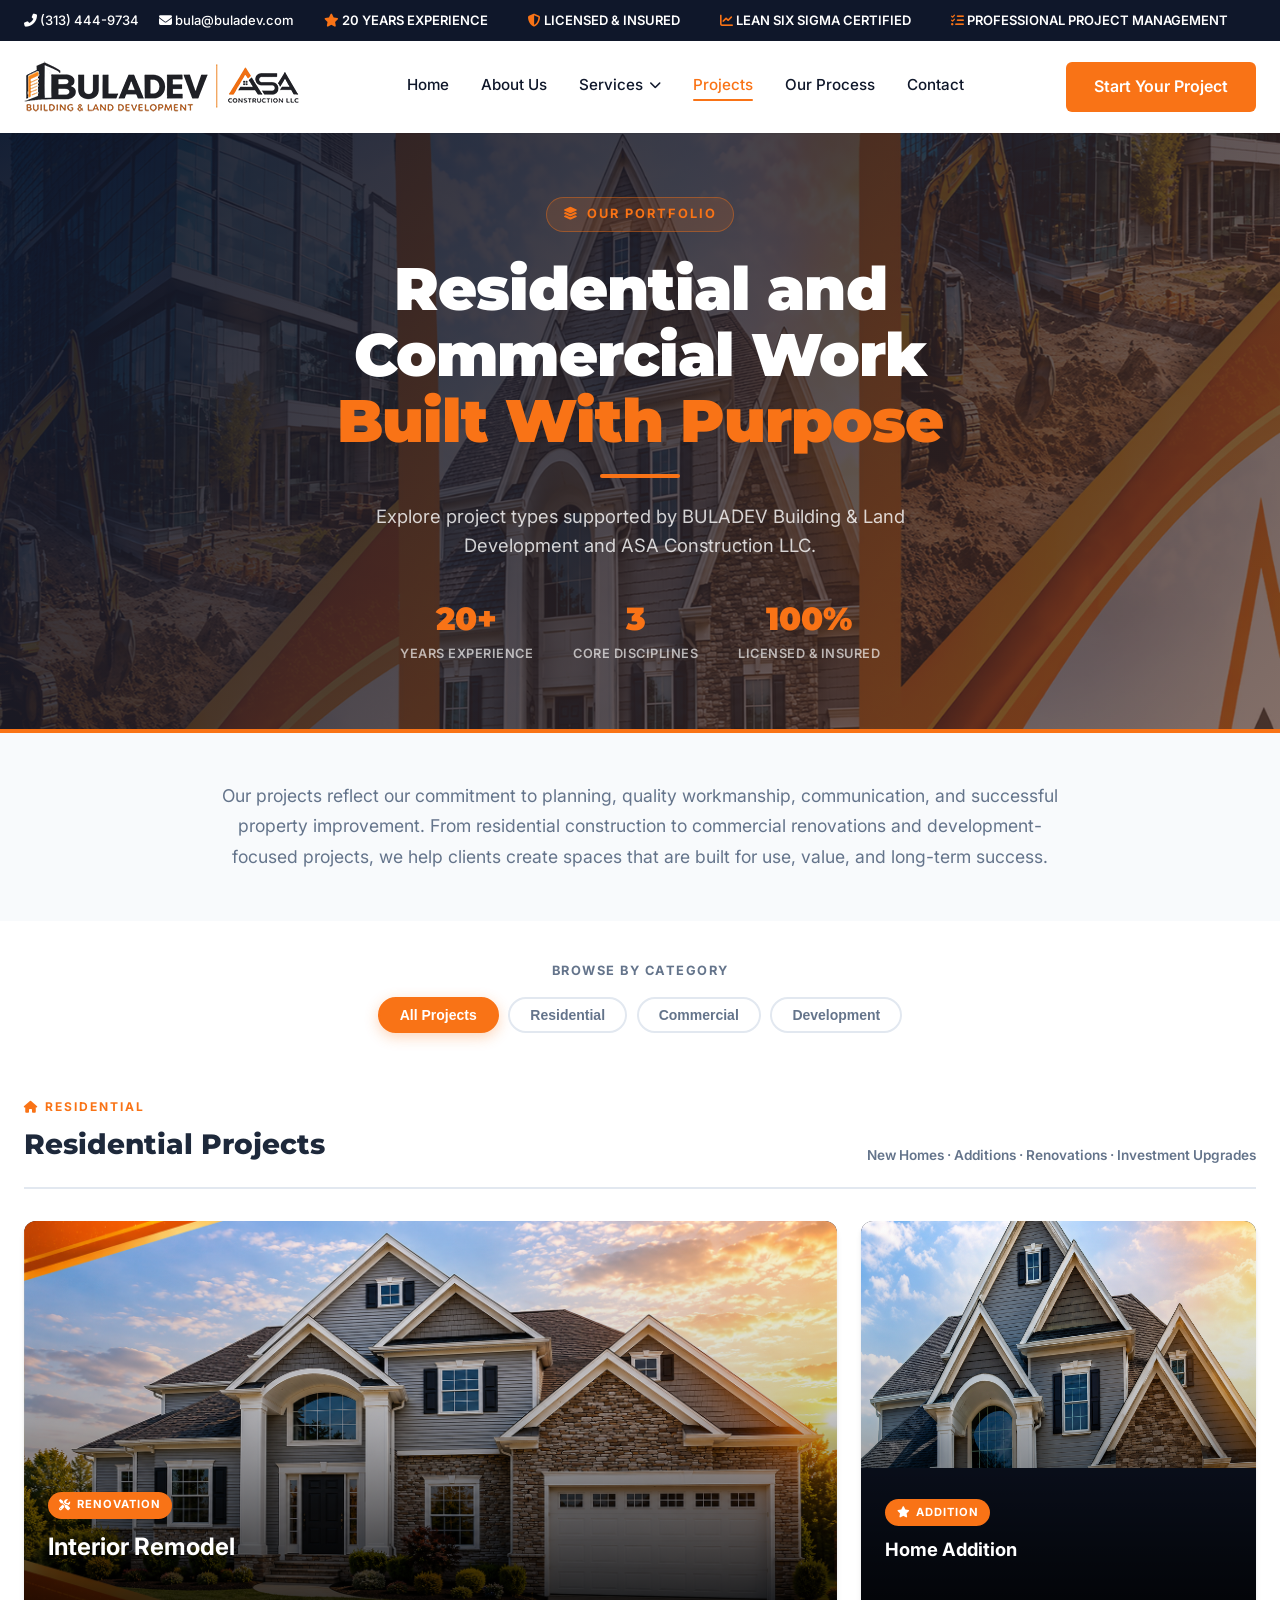
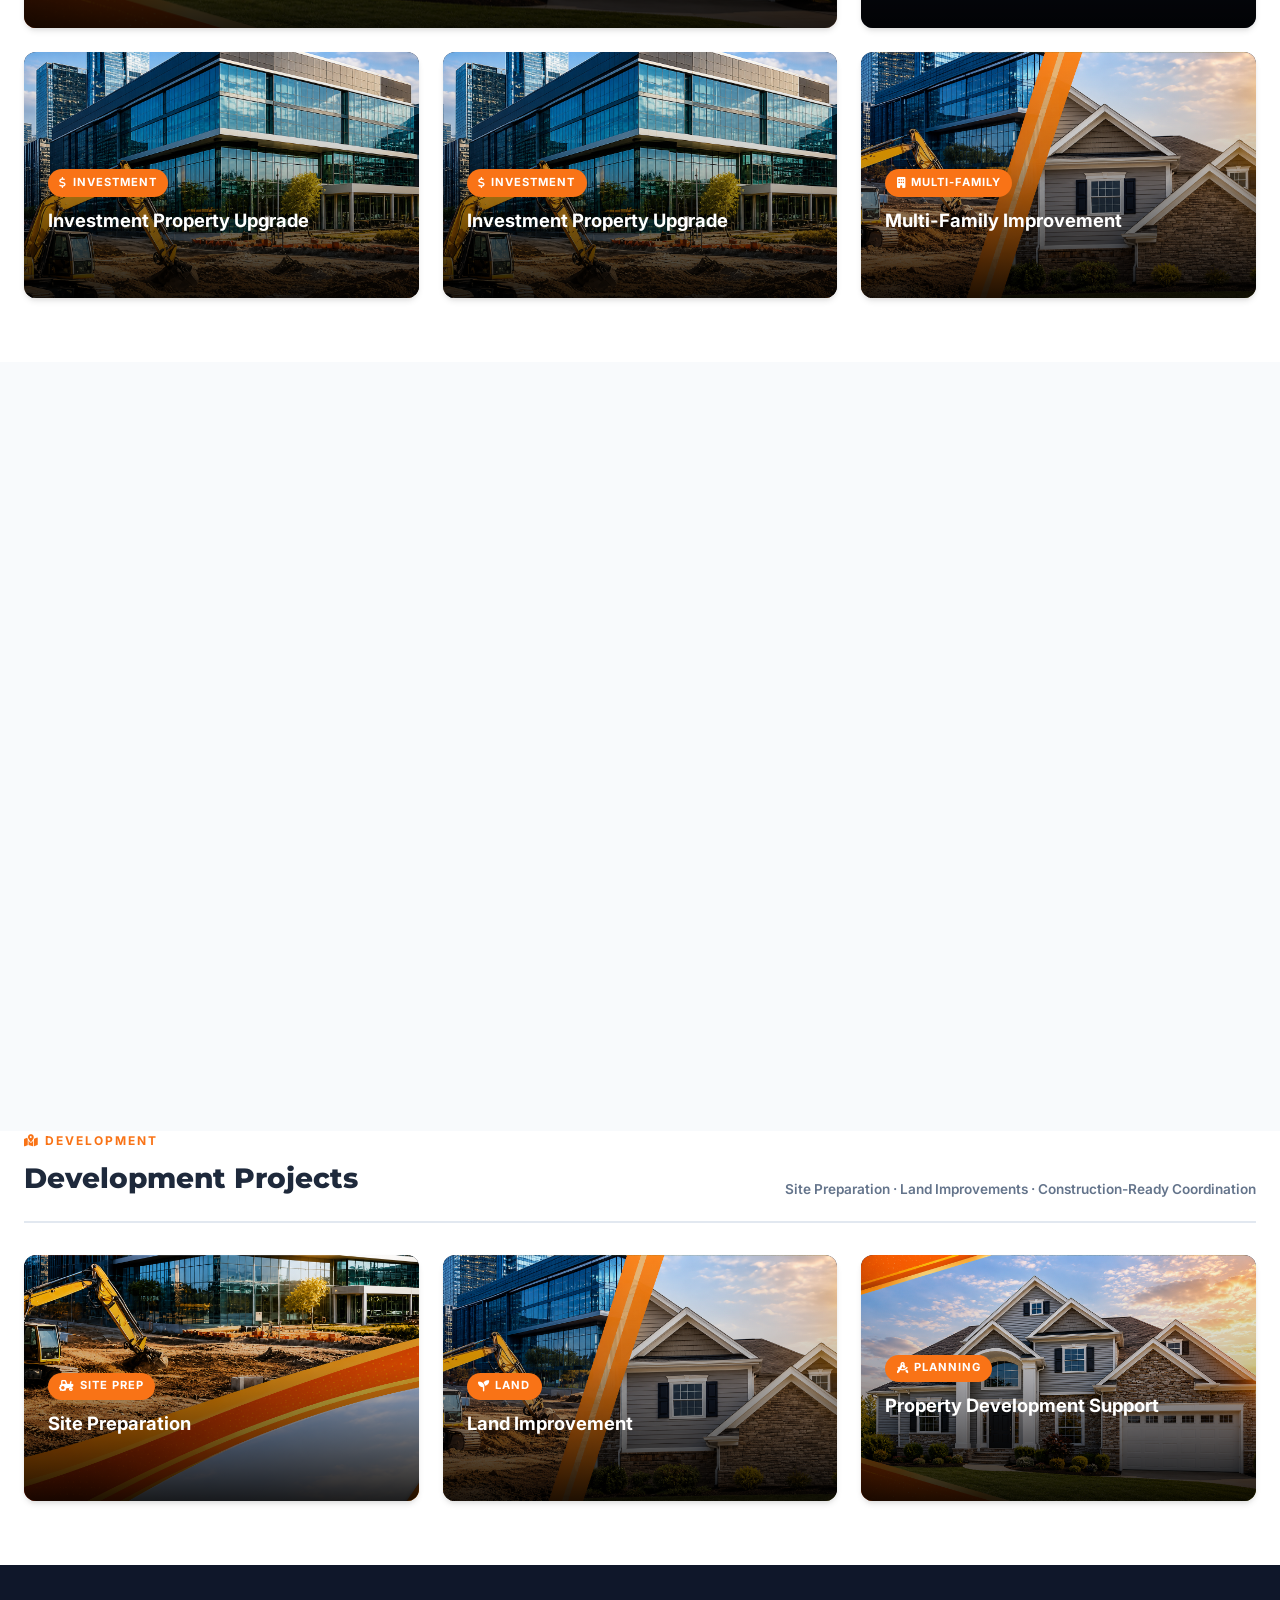
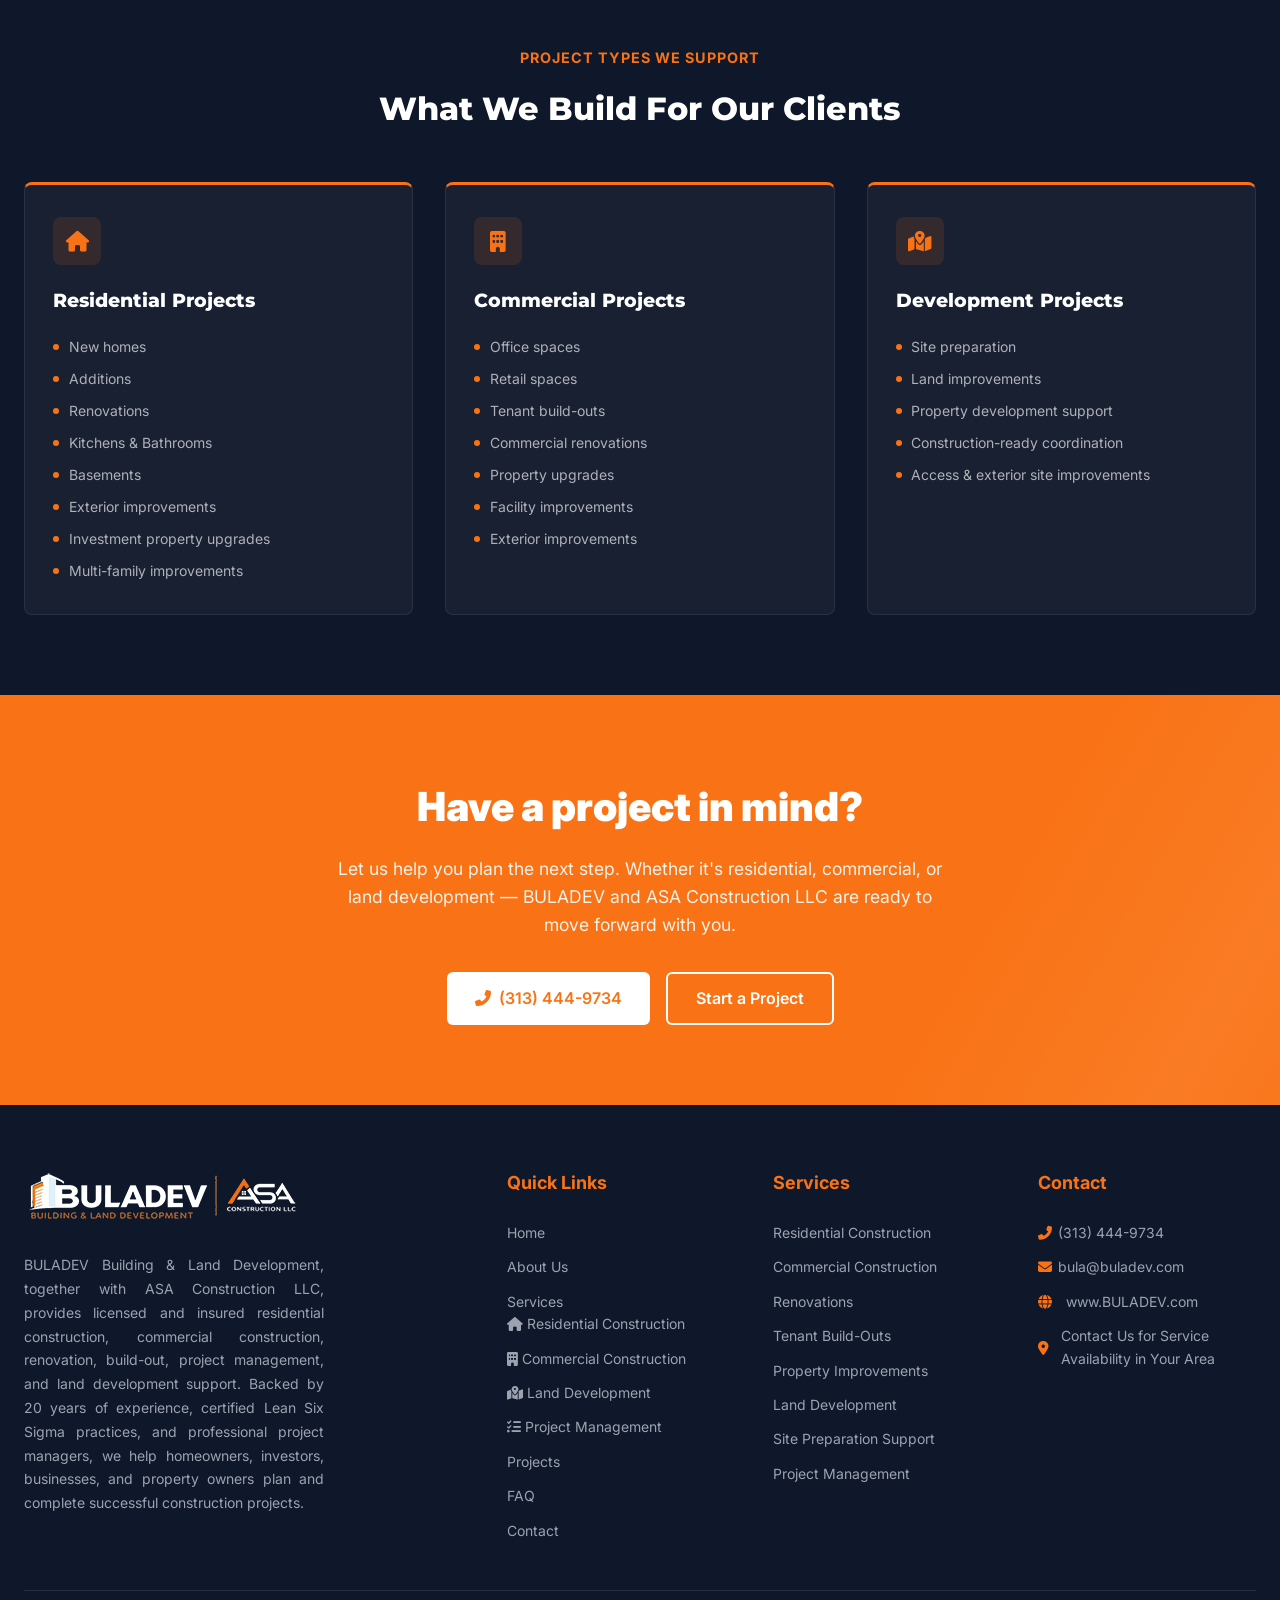
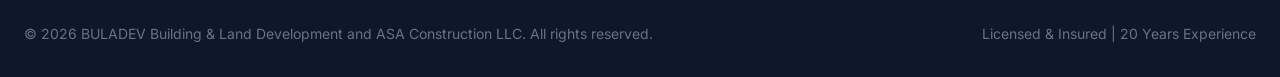
<file: portfolio.html>
<!DOCTYPE html>
<html lang="en">
<head>
    <meta charset="UTF-8">
    <meta name="viewport" content="width=device-width, initial-scale=1.0">
    <title>Projects Portfolio | BULADEV Building & Land Development</title>
    <meta name="description" content="Explore residential, commercial, and land development projects by BULADEV Building & Land Development and ASA Construction LLC.">
    <link rel="preconnect" href="https://fonts.googleapis.com">
    <link href="https://fonts.googleapis.com/css2?family=Inter:wght@300;400;500;600;700;800;900&family=Montserrat:wght@700;800;900&display=swap" rel="stylesheet">
    <link rel="stylesheet" href="https://cdnjs.cloudflare.com/ajax/libs/font-awesome/6.4.0/css/all.min.css">
<style>
/* =========================================
   CSS Variables & Reset
   ========================================= */
:root {
    --primary-orange: #F97316;
    --primary-orange-hover: #EA580C;
    --btn-orange-top: #f99d35;
    --btn-orange-bottom: #e85902;
    --btn-blue-top: #1c4774;
    --btn-blue-bottom: #091c35;
    --dark-bg: #0F172A;
    --darker-bg: #020617;
    --light-bg: #F8FAFC;
    --text-dark: #1E293B;
    --text-gray: #64748B;
    --text-light: #F1F5F9;
    --white: #FFFFFF;
    --border-color: #E2E8F0;
    --font-main: 'Inter', 'Segoe UI', Roboto, Helvetica, Arial, sans-serif;
    --shadow-sm: 0 1px 2px 0 rgba(0,0,0,.05);
    --shadow-md: 0 4px 6px -1px rgba(0,0,0,.1), 0 2px 4px -1px rgba(0,0,0,.06);
    --shadow-lg: 0 10px 15px -3px rgba(0,0,0,.1), 0 4px 6px -2px rgba(0,0,0,.05);
    --transition: all 0.3s ease;
    --navbar-offset: 80px;
}
*{margin:0;padding:0;box-sizing:border-box;}
html{scroll-behavior:smooth;}
[id]{scroll-margin-top:var(--navbar-offset);}
body{font-family:'Inter',sans-serif;color:var(--text-dark);line-height:1.6;background-color:var(--white);}
a{text-decoration:none;color:inherit;}
ul{list-style:none;}
img{max-width:100%;display:block;}

a:focus-visible,button:focus-visible{outline:2px solid var(--primary-orange);outline-offset:2px;}

@media(prefers-reduced-motion:reduce){
  html{scroll-behavior:auto;}
  *,*::before,*::after{transition-duration:.01ms!important;animation-duration:.01ms!important;}
}

/* =========================================
   Scroll Reveal
   ========================================= */
.reveal{opacity:0;transform:translateY(28px);transition:opacity .6s ease,transform .6s ease;}
.reveal.reveal-left{transform:translateX(-24px);}
.reveal.reveal-right{transform:translateX(24px);}
.reveal.reveal-scale{transform:scale(.95);}
.reveal.visible{opacity:1;transform:none;}

/* =========================================
   Utility
   ========================================= */
.container{width:100%;max-width:1280px;margin:0 auto;padding:0 1.5rem;}
.text-center{text-align:center;}
.text-orange{color:var(--primary-orange);}
.section-tag{color:var(--primary-orange);font-weight:700;letter-spacing:1px;font-size:.9rem;text-transform:uppercase;}

.btn{display:inline-flex;align-items:center;justify-content:center;gap:.5rem;padding:.75rem 1.75rem;font-weight:600;border-radius:.375rem;transition:var(--transition);cursor:pointer;border:none;font-size:1rem;}
.btn-primary{background-color:var(--primary-orange);color:var(--white);}
.btn-primary:hover{background-color:var(--primary-orange-hover);transform:translateY(-2px);box-shadow:0 6px 20px rgba(249,115,22,.35);}
.btn-outline{background:transparent;color:var(--text-dark);border:2px solid var(--border-color);}
.btn-outline:hover{border-color:var(--primary-orange);color:var(--primary-orange);transform:translateY(-2px);}
.btn-white{background:var(--white);color:var(--primary-orange);}
.btn-white:hover{background:var(--light-bg);transform:translateY(-2px);box-shadow:0 6px 18px rgba(0,0,0,.15);}
.btn-outline-white{background:transparent;color:var(--white);border:2px solid var(--white);}
.btn-outline-white:hover{background:var(--white);color:var(--dark-bg);transform:translateY(-2px);}

/* =========================================
   Top Bar
   ========================================= */
.top-bar{background:#0F172A;color:#fff;padding:10px 0;overflow:hidden;}
.top-bar-content{display:flex;align-items:center;gap:30px;}
.top-contact{display:flex;align-items:center;gap:20px;flex-shrink:0;}
.top-contact a{color:#fff;font-size:13px;font-weight:500;transition:color .2s;}
.top-contact a:hover{color:var(--primary-orange);}
.trust-marquee{flex:1;overflow:hidden;position:relative;}
.trust-track{display:flex;align-items:center;gap:40px;width:max-content;animation:marquee 30s linear infinite;}
.trust-track span{white-space:nowrap;font-size:13px;font-weight:600;}
.trust-track i{color:var(--primary-orange);}
.trust-track:hover{animation-play-state:paused;}
@keyframes marquee{0%{transform:translateX(0);}100%{transform:translateX(-50%);}}
@media(max-width:768px){.top-bar{display:none;}}

/* =========================================
   Navbar
   ========================================= */
.navbar{background-color:var(--white);padding:1rem 0;position:sticky;top:0;z-index:100;box-shadow:var(--shadow-sm);transition:var(--transition);}
.nav-container{display:flex;justify-content:space-between;align-items:center;gap:1.5rem;}
.logo-group{width:280px;height:60px;flex-shrink:0;overflow:hidden;}
.logo-group img{width:100%;height:100%;object-fit:contain;object-position:left center;}
.nav-links{display:flex;align-items:center;gap:2rem;}
.nav-links a{font-weight:500;color:#0F172A;font-size:.95rem;position:relative;padding-bottom:4px;}
.nav-links a::after{content:'';position:absolute;bottom:0;left:0;width:0;height:2px;background:var(--primary-orange);transition:width .25s ease;border-radius:2px;}
.nav-links a:hover::after,.nav-links a.active::after{width:100%;}
.nav-links a:hover,.nav-links a.active{color:var(--primary-orange);}
.dropdown{position:relative;}
.dropdown-toggle{display:flex;align-items:center;gap:6px;}
.dropdown-toggle i{font-size:.75rem;transition:transform .2s;}
.dropdown:hover .dropdown-toggle i,.dropdown:focus-within .dropdown-toggle i{transform:rotate(180deg);}
.dropdown-menu{position:absolute;top:100%;left:0;min-width:260px;background:#fff;border-radius:10px;box-shadow:0 10px 30px rgba(0,0,0,.12);padding:10px 0;opacity:0;visibility:hidden;transform:translateY(10px);transition:.3s ease;z-index:999;}
.dropdown:hover .dropdown-menu,.dropdown:focus-within .dropdown-menu{opacity:1;visibility:visible;transform:translateY(0);}
.dropdown-menu a{display:block;padding:12px 20px;white-space:nowrap;transition:background .2s,color .2s,padding-left .2s;}
.dropdown-menu a:hover{background-color:var(--light-bg);color:var(--primary-orange);padding-left:28px;}
.mobile-menu-btn{display:none;background:none;border:none;font-size:1.5rem;cursor:pointer;color:var(--text-dark);transition:color .2s;}
.mobile-menu-btn:hover{color:var(--primary-orange);}
.mobile-menu-overlay{position:fixed;inset:0;background:rgba(15,23,42,.5);z-index:999;opacity:0;visibility:hidden;transition:opacity .3s,visibility .3s;}
.mobile-menu-overlay.active{opacity:1;visibility:visible;}
.mobile-menu{position:fixed;top:0;right:-100%;width:80%;max-width:300px;height:100vh;background:var(--white);z-index:1000;padding:2rem;display:flex;flex-direction:column;gap:1.25rem;box-shadow:-5px 0 15px rgba(0,0,0,.1);transition:right .3s ease;overflow-y:auto;}
.mobile-menu.active{right:0;}
.mobile-menu a{font-size:1.05rem;font-weight:600;color:var(--text-dark);transition:color .2s;}
.mobile-menu a.active,.mobile-menu a:hover{color:var(--primary-orange);}
.mobile-submenu{display:flex;flex-direction:column;gap:.9rem;padding-left:1rem;margin-top:-.5rem;border-left:2px solid var(--border-color);}
.mobile-submenu a{font-size:.9rem;font-weight:500;color:var(--text-gray);}
.close-menu-btn{align-self:flex-end;background:none;border:none;font-size:1.5rem;cursor:pointer;transition:color .2s,transform .2s;}
.close-menu-btn:hover{color:var(--primary-orange);transform:rotate(90deg);}

/* =========================================
   Portfolio Hero
   ========================================= */
.portfolio-hero{
    position:relative;
    width:100%;
    min-height:480px;
    display:flex;
    align-items:center;
    justify-content:center;
    overflow:hidden;
    background:#0F172A;
}
.hero-bg{
    position:absolute;
    inset:0;
    background-image:url('img/project.png');
    background-size:cover;
    background-position:center;
    opacity:.38;
    transition:transform 8s ease;
}
.portfolio-hero:hover .hero-bg{transform:scale(1.03);}
.hero-overlay{
    position:absolute;
    inset:0;
    background:linear-gradient(135deg,rgba(15,23,42,.85) 0%,rgba(249,115,22,.18) 100%);
}
.hero-inner{
    position:relative;
    z-index:2;
    text-align:center;
    padding:4rem 1.5rem;
    max-width:900px;
}
.hero-eyebrow{
    display:inline-flex;
    align-items:center;
    gap:.5rem;
    background:rgba(249,115,22,.15);
    border:1px solid rgba(249,115,22,.4);
    color:var(--primary-orange);
    font-weight:700;
    font-size:.8rem;
    letter-spacing:2px;
    text-transform:uppercase;
    padding:.4rem 1rem;
    border-radius:999px;
    margin-bottom:1.5rem;
    animation:fadeDown .7s ease both;
}
.hero-inner h1{
    font-family:'Montserrat',sans-serif;
    font-size:clamp(2rem,5vw,3.75rem);
    font-weight:900;
    color:#fff;
    line-height:1.1;
    letter-spacing:-1px;
    margin-bottom:1.25rem;
    animation:fadeDown .7s .1s ease both;
}
.hero-inner h1 span{color:var(--primary-orange);}
.orange-line{border:none;height:4px;background:var(--primary-orange);width:80px;margin:0 auto 1.5rem;border-radius:2px;animation:lineGrow .6s .3s ease both;}
@keyframes lineGrow{from{width:0;opacity:0;}to{width:80px;opacity:1;}}
.hero-inner p{
    color:rgba(255,255,255,.8);
    font-size:1.15rem;
    max-width:640px;
    margin:0 auto 2rem;
    animation:fadeUp .7s .2s ease both;
}
.hero-stats{
    display:flex;
    justify-content:center;
    gap:2.5rem;
    flex-wrap:wrap;
    animation:fadeUp .7s .35s ease both;
}
.hero-stat{text-align:center;}
.hero-stat .num{font-family:'Montserrat',sans-serif;font-size:2rem;font-weight:900;color:var(--primary-orange);}
.hero-stat .lbl{font-size:.8rem;color:rgba(255,255,255,.65);font-weight:600;letter-spacing:.5px;text-transform:uppercase;}

@keyframes fadeDown{from{opacity:0;transform:translateY(-16px);}to{opacity:1;transform:translateY(0);}}
@keyframes fadeUp{from{opacity:0;transform:translateY(16px);}to{opacity:1;transform:translateY(0);}}

/* =========================================
   Intro Strip
   ========================================= */
.intro-strip{
    background:var(--light-bg);
    border-top:4px solid var(--primary-orange);
    padding:3rem 0;
    text-align:center;
}
.intro-strip p{
    font-size:1.1rem;
    color:var(--text-gray);
    max-width:860px;
    margin:0 auto;
    line-height:1.75;
}

/* =========================================
   Filter Bar
   ========================================= */
.filter-bar{
    padding:2.5rem 0 0;
    text-align:center;
}
.filter-label{
    font-size:.8rem;
    font-weight:700;
    letter-spacing:1.5px;
    text-transform:uppercase;
    color:var(--text-gray);
    margin-bottom:1rem;
}
.filter-buttons{
    display:flex;
    justify-content:center;
    flex-wrap:wrap;
    gap:.6rem;
}
.filter-btn{
    padding:.5rem 1.25rem;
    border-radius:999px;
    border:2px solid var(--border-color);
    background:var(--white);
    color:var(--text-gray);
    font-weight:600;
    font-size:.875rem;
    cursor:pointer;
    transition:var(--transition);
}
.filter-btn:hover,.filter-btn.active{
    background:var(--primary-orange);
    border-color:var(--primary-orange);
    color:#fff;
    box-shadow:0 4px 14px rgba(249,115,22,.3);
}

/* =========================================
   Category Sections
   ========================================= */
.category-section{padding:4rem 0;}
.category-section + .category-section{padding-top:0;}

.category-header{
    display:flex;
    align-items:flex-end;
    justify-content:space-between;
    gap:1rem;
    margin-bottom:2rem;
    padding-bottom:1.25rem;
    border-bottom:2px solid var(--border-color);
    flex-wrap:wrap;
}
.category-header-left{}
.cat-tag{
    font-size:.75rem;
    font-weight:700;
    letter-spacing:2px;
    text-transform:uppercase;
    color:var(--primary-orange);
    margin-bottom:.35rem;
}
.cat-title{
    font-family:'Montserrat',sans-serif;
    font-size:1.75rem;
    font-weight:800;
    color:var(--text-dark);
}
.cat-count{
    font-size:.85rem;
    color:var(--text-gray);
    font-weight:600;
    white-space:nowrap;
}

/* Project Grid */
.project-grid{
    display:grid;
    grid-template-columns:repeat(3,1fr);
    gap:1.5rem;
}
.project-grid.featured{
    grid-template-columns:repeat(3,1fr);
    grid-template-rows:auto auto;
}
.project-grid.featured .project-card:first-child{
    grid-column:span 2;
    grid-row:span 1;
}

/* Project Card */
.project-card{
    position:relative;
    border-radius:.75rem;
    overflow:hidden;
    box-shadow:var(--shadow-md);
    background:var(--dark-bg);
    cursor:pointer;
    transition:transform .35s ease,box-shadow .35s ease;
}
.project-card:hover{transform:translateY(-6px);box-shadow:0 20px 40px rgba(0,0,0,.18);}

.project-card .card-bg{
    width:100%;
    aspect-ratio:16/10;
    background-size:cover;
    background-position:center;
    transition:transform .5s ease;
}
.project-grid.featured .project-card:first-child .card-bg{aspect-ratio:16/8;}
.project-card:hover .card-bg{transform:scale(1.06);}

/* Colored placeholder bg for demo */
.bg-residential{background-color:#1a3a4a;}
.bg-commercial{background-color:#1a2a3a;}
.bg-development{background-color:#2a1a0a;}

.card-overlay{
    position:absolute;
    inset:0;
    background:linear-gradient(to top,rgba(0,0,0,.88) 0%,rgba(0,0,0,.2) 55%,transparent 100%);
    display:flex;
    flex-direction:column;
    justify-content:flex-end;
    padding:1.5rem;
    opacity:1;
    transition:opacity .3s;
}
.card-badge{
    display:inline-flex;
    align-items:center;
    gap:.35rem;
    background:var(--primary-orange);
    color:#fff;
    font-size:.7rem;
    font-weight:700;
    letter-spacing:1px;
    text-transform:uppercase;
    padding:.3rem .7rem;
    border-radius:999px;
    margin-bottom:.75rem;
    width:fit-content;
}
.card-overlay h3{
    color:#fff;
    font-size:1.15rem;
    font-weight:700;
    line-height:1.3;
    margin-bottom:.35rem;
}
.project-grid.featured .project-card:first-child .card-overlay h3{font-size:1.5rem;}
.card-overlay p{
    color:rgba(255,255,255,.7);
    font-size:.8rem;
    line-height:1.4;
    max-width:400px;
    transform:translateY(6px);
    opacity:0;
    transition:transform .3s ease,opacity .3s ease;
}
.project-card:hover .card-overlay p{transform:translateY(0);opacity:1;}

/* Icon shown on cards */
.card-icon-wrap{
    position:absolute;
    top:1rem;
    right:1rem;
    width:2.25rem;
    height:2.25rem;
    background:rgba(249,115,22,.9);
    border-radius:50%;
    display:flex;
    align-items:center;
    justify-content:center;
    color:#fff;
    font-size:.95rem;
    transform:scale(0);
    transition:transform .3s ease;
}
.project-card:hover .card-icon-wrap{transform:scale(1);}

/* =========================================
   Category List Panel
   ========================================= */
.categories-overview{
    background:var(--dark-bg);
    padding:5rem 0;
}
.categories-overview-inner{
    display:grid;
    grid-template-columns:repeat(3,1fr);
    gap:2rem;
}
.cat-panel{
    background:rgba(255,255,255,.04);
    border:1px solid rgba(255,255,255,.08);
    border-top:3px solid var(--primary-orange);
    border-radius:.5rem;
    padding:2rem 1.75rem;
    transition:background .3s,transform .3s;
}
.cat-panel:hover{background:rgba(255,255,255,.07);transform:translateY(-4px);}
.cat-panel-icon{
    width:3rem;
    height:3rem;
    background:rgba(249,115,22,.12);
    border-radius:.5rem;
    display:flex;
    align-items:center;
    justify-content:center;
    color:var(--primary-orange);
    font-size:1.3rem;
    margin-bottom:1.25rem;
    transition:background .3s,transform .3s;
}
.cat-panel:hover .cat-panel-icon{background:var(--primary-orange);color:#fff;transform:scale(1.1) rotate(-5deg);}
.cat-panel h3{
    font-family:'Montserrat',sans-serif;
    font-size:1.2rem;
    font-weight:800;
    color:#fff;
    margin-bottom:1.25rem;
}
.cat-panel ul{display:flex;flex-direction:column;gap:.6rem;}
.cat-panel ul li{
    display:flex;
    align-items:center;
    gap:.6rem;
    color:rgba(255,255,255,.65);
    font-size:.875rem;
}
.cat-panel ul li::before{
    content:'';
    width:6px;height:6px;
    background:var(--primary-orange);
    border-radius:50%;
    flex-shrink:0;
}

/* =========================================
   CTA Section
   ========================================= */
.cta-section{
    background-color:var(--primary-orange);
    color:#fff;
    padding:5rem 0;
    position:relative;
    overflow:hidden;
    text-align:center;
}
.cta-section::before{
    content:'';position:absolute;inset:0;
    background:linear-gradient(120deg,transparent 40%,rgba(255,255,255,.06) 50%,transparent 60%);
    background-size:200% 100%;
    animation:shimmer 3s linear infinite;
}
@keyframes shimmer{0%{background-position:200% 0;}100%{background-position:-200% 0;}}
.cta-section h2{font-size:clamp(1.75rem,4vw,2.5rem);font-weight:900;margin-bottom:1rem;position:relative;}
.cta-section p{font-size:1.1rem;opacity:.9;margin-bottom:2rem;max-width:620px;margin-left:auto;margin-right:auto;position:relative;}
.cta-buttons{display:flex;justify-content:center;gap:1rem;flex-wrap:wrap;position:relative;}

/* =========================================
   Footer
   ========================================= */
.footer{background-color:var(--dark-bg);color:var(--text-light);padding:4rem 0 2rem;}
.footer-grid{display:grid;grid-template-columns:2fr 1fr 1fr 1fr;gap:3rem;margin-bottom:3rem;}
.footer-logo{width:280px;height:60px;overflow:hidden;}
.footer-logo img{width:100%;height:100%;object-fit:contain;object-position:left center;}
.footer-desc{color:#9CA3AF;margin-top:1.5rem;font-size:.875rem;max-width:300px;line-height:1.7;text-align:justify;}
.footer-col h4{color:var(--primary-orange);font-size:1.125rem;font-weight:700;margin-bottom:1.5rem;}
.footer-col ul{display:flex;flex-direction:column;gap:.75rem;}
.footer-col ul a,.footer-col ul li{color:#9CA3AF;font-size:.875rem;transition:color .2s,padding-left .2s;}
.footer-col ul a:hover{color:var(--white);padding-left:4px;}
.contact-list li{display:flex;align-items:center;gap:.75rem;}
.contact-list i{color:var(--primary-orange);width:1rem;}
.footer-bottom{border-top:1px solid rgba(255,255,255,.1);padding-top:2rem;display:flex;justify-content:space-between;color:#6B7280;font-size:.875rem;}

/* =========================================
   Responsive
   ========================================= */
@media(max-width:1024px){
    .project-grid,.project-grid.featured{grid-template-columns:repeat(2,1fr);}
    .project-grid.featured .project-card:first-child{grid-column:span 2;}
    .categories-overview-inner{grid-template-columns:1fr 1fr;}
    .footer-grid{grid-template-columns:1fr 1fr;}
}
@media(max-width:768px){
    .nav-links,.nav-cta{display:none;}
    .mobile-menu-btn{display:block;}
    .project-grid,.project-grid.featured{grid-template-columns:1fr;}
    .project-grid.featured .project-card:first-child{grid-column:span 1;}
    .categories-overview-inner{grid-template-columns:1fr;}
    .footer-grid{grid-template-columns:1fr;gap:2rem;}
    .footer-bottom{flex-direction:column;gap:1rem;text-align:center;}
    .category-header{flex-direction:column;align-items:flex-start;}
    .hero-stats{gap:1.5rem;}
    .hero-stat .num{font-size:1.5rem;}
}
@media(max-width:480px){
    .filter-btn{font-size:.8rem;padding:.4rem .9rem;}
}
</style>
</head>
<body>

<!-- Top Trust Bar -->
<div class="top-bar">
    <div class="container top-bar-content">
        <div class="top-contact">
            <a href="tel:3134449734"><i class="fas fa-phone-alt"></i> (313) 444-9734</a>
            <a href="mailto:bula@buladev.com"><i class="fas fa-envelope"></i> bula@buladev.com</a>
        </div>
        <div class="trust-marquee">
            <div class="trust-track">
                <span><i class="fas fa-star"></i> 20 YEARS EXPERIENCE</span>
                <span><i class="fas fa-shield-alt"></i> LICENSED & INSURED</span>
                <span><i class="fas fa-chart-line"></i> LEAN SIX SIGMA CERTIFIED</span>
                <span><i class="fas fa-tasks"></i> PROFESSIONAL PROJECT MANAGEMENT</span>
                <span><i class="fas fa-star"></i> 20 YEARS EXPERIENCE</span>
                <span><i class="fas fa-shield-alt"></i> LICENSED & INSURED</span>
                <span><i class="fas fa-chart-line"></i> LEAN SIX SIGMA CERTIFIED</span>
                <span><i class="fas fa-tasks"></i> PROFESSIONAL PROJECT MANAGEMENT</span>
            </div>
        </div>
    </div>
</div>

<!-- Navbar -->
<header class="navbar" id="navbar">
    <div class="container nav-container">
        <div class="logo-group">
            <a href="index.html"><img src="img/header logo.png" alt="BULADEV Logo"></a>
        </div>
        <nav class="nav-links">
            <a href="index.html">Home</a>
            <a href="about.html">About Us</a>
            <div class="dropdown">
                <a href="services.html" class="dropdown-toggle">Services <i class="fas fa-chevron-down"></i></a>
                <div class="dropdown-menu">
                    <a href="residential-construction.html"><i class="fas fa-home"></i> Residential Construction</a>
                    <a href="commercial.html"><i class="fas fa-building"></i> Commercial Construction</a>
                    <a href="land-development.html"><i class="fas fa-map-marked-alt"></i> Land Development</a>
                    <a href="project-management.html"><i class="fas fa-tasks"></i> Project Management</a>
                </div>
            </div>
            <a href="portfolio.html" class="active">Projects</a>
            <a href="process.html">Our Process</a>
            <a href="contact.html">Contact</a>
        </nav>
        <a href="contact.html" class="btn btn-primary nav-cta">Start Your Project</a>
        <button class="mobile-menu-btn" id="mobile-menu-btn" aria-label="Open menu" aria-expanded="false"><i class="fas fa-bars"></i></button>
    </div>
</header>

<div class="mobile-menu-overlay" id="mobile-menu-overlay"></div>
<div class="mobile-menu" id="mobile-menu">
    <button class="close-menu-btn" id="close-menu-btn" aria-label="Close menu"><i class="fas fa-times"></i></button>
    <a href="index.html">Home</a>
    <a href="about.html">About Us</a>
    <a href="services.html">Services</a>
    <div class="mobile-submenu">
        <a href="residential-construction.html"><i class="fas fa-home"></i> Residential Construction</a>
                    <a href="commercial.html"><i class="fas fa-building"></i> Commercial Construction</a>
                    <a href="land-development.html"><i class="fas fa-map-marked-alt"></i> Land Development</a>
                    <a href="project-management.html"><i class="fas fa-tasks"></i> Project Management</a>
    </div>
    <a href="portfolio.html" class="active">Projects</a>
    <a href="process.html">Our Process</a>
    <a href="contact.html">Contact</a>
    <a href="contact.html" class="btn btn-primary">Start Your Project</a>
</div>

<main>

<!-- ========== HERO ========== -->
<section class="portfolio-hero">
    <div class="hero-bg"></div>
    <div class="hero-overlay"></div>
    <div class="hero-inner">
        <div class="hero-eyebrow"><i class="fas fa-layer-group"></i> Our Portfolio</div>
        <h1>Residential and Commercial Work<br><span>Built With Purpose</span></h1>
        <hr class="orange-line">
        <p>Explore project types supported by BULADEV Building &amp; Land Development and ASA Construction LLC.</p>
        <div class="hero-stats">
            <div class="hero-stat"><div class="num">20+</div><div class="lbl">Years Experience</div></div>
            <div class="hero-stat"><div class="num">3</div><div class="lbl">Core Disciplines</div></div>
            <div class="hero-stat"><div class="num">100%</div><div class="lbl">Licensed &amp; Insured</div></div>
        </div>
    </div>
</section>

<!-- ========== INTRO STRIP ========== -->
<div class="intro-strip">
    <div class="container">
        <p>Our projects reflect our commitment to planning, quality workmanship, communication, and successful property improvement. From residential construction to commercial renovations and development-focused projects, we help clients create spaces that are built for use, value, and long-term success.</p>
    </div>
</div>

<!-- ========== FILTER BAR ========== -->
<div class="filter-bar">
    <div class="container">
        <div class="filter-label">Browse by category</div>
        <div class="filter-buttons">
            <button class="filter-btn active" data-filter="all">All Projects</button>
            <button class="filter-btn" data-filter="residential">Residential</button>
            <button class="filter-btn" data-filter="commercial">Commercial</button>
            <button class="filter-btn" data-filter="development">Development</button>
        </div>
    </div>
</div>

<!-- ========== RESIDENTIAL ========== -->
<section class="category-section" id="residential" data-category="residential">
    <div class="container">
        <div class="category-header reveal">
            <div class="category-header-left">
                <div class="cat-tag"><i class="fas fa-home"></i> Residential</div>
                <div class="cat-title">Residential Projects</div>
            </div>
            <span class="cat-count">New Homes · Additions · Renovations · Investment Upgrades</span>
        </div>
        <div class="project-grid featured">
            <div class="project-card reveal" style="transition-delay:0ms">
                <div class="card-bg bg-residential" style="background-image:url('img/residencial-hero.png')"></div>
                <div class="card-icon-wrap"><i class="fas fa-expand-arrows-alt"></i></div>
                <div class="card-overlay">
                    <div class="card-badge"><i class="fas fa-tools"></i> Renovation</div>
                    <h3>Interior Remodel</h3>
                    <p>Kitchen, bathroom, and full-interior renovations that improve function and modernize the space.</p>
                </div>
            </div>
            <div class="project-card reveal" style="transition-delay:160ms">
                <div class="card-bg bg-residential" style="background-image:url('img/residential-construction.png')"></div>
                <div class="card-icon-wrap"><i class="fas fa-expand-arrows-alt"></i></div>
                <div class="card-overlay">
                    <div class="card-badge"><i class="fas fa-star"></i> Addition</div>
                    <h3>Home Addition</h3>
                    <p>Expanding square footage with additions that blend seamlessly with the existing structure.</p>
                </div>
            </div>
            <div class="project-card reveal" style="transition-delay:240ms">
                <div class="card-bg bg-residential" style="background-image:url('img/about-home.png')"></div>
                <div class="card-icon-wrap"><i class="fas fa-expand-arrows-alt"></i></div>
                <div class="card-overlay">
                    <div class="card-badge"><i class="fas fa-dollar-sign"></i> Investment</div>
                    <h3>Investment Property Upgrade</h3>
                    <p>Strategic improvements to residential investment properties for better returns and curb appeal.</p>
                </div>
            </div>
             <div class="project-card reveal" style="transition-delay:240ms">
                <div class="card-bg bg-residential" style="background-image:url('img/about-home.png')"></div>
                <div class="card-icon-wrap"><i class="fas fa-expand-arrows-alt"></i></div>
                <div class="card-overlay">
                    <div class="card-badge"><i class="fas fa-dollar-sign"></i> Investment</div>
                    <h3>Investment Property Upgrade</h3>
                    <p>Strategic improvements to residential investment properties for better returns and curb appeal.</p>
                </div>
            </div>


            <div class="project-card reveal" style="transition-delay:320ms">
                <div class="card-bg bg-residential" style="background-image:url('img/service-hero.png')"></div>
                <div class="card-icon-wrap"><i class="fas fa-expand-arrows-alt"></i></div>
                <div class="card-overlay">
                    <div class="card-badge"><i class="fas fa-building"></i> Multi-Family</div>
                    <h3>Multi-Family Improvement</h3>
                    <p>Coordinated upgrades across multi-family residential properties to improve value and liveability.</p>
                </div>
            </div>
        </div>
    </div>
</section>

<!-- ========== COMMERCIAL ========== -->
<section class="category-section" id="commercial" data-category="commercial" style="background:var(--light-bg);padding-top:4rem;">
    <div class="container">
        <div class="category-header reveal">
            <div class="category-header-left">
                <div class="cat-tag"><i class="fas fa-building"></i> Commercial</div>
                <div class="cat-title">Commercial Projects</div>
            </div>
            <span class="cat-count">Office · Retail · Tenant Build-Outs · Facility Improvements</span>
        </div>
        <div class="project-grid">
            <div class="project-card reveal" style="transition-delay:0ms">
                <div class="card-bg bg-commercial" style="background-image:url('img/commercial-hero.png')"></div>
                <div class="card-icon-wrap"><i class="fas fa-expand-arrows-alt"></i></div>
                <div class="card-overlay">
                    <div class="card-badge"><i class="fas fa-store"></i> Retail</div>
                    <h3>Retail Space Improvement</h3>
                    <p>Retail renovations that elevate the customer experience and improve commercial property value.</p>
                </div>
            </div>
            <div class="project-card reveal" style="transition-delay:160ms">
                <div class="card-bg bg-commercial" style="background-image:url('img/residencial-hero.png')"></div>
                <div class="card-icon-wrap"><i class="fas fa-expand-arrows-alt"></i></div>
                <div class="card-overlay">
                    <div class="card-badge"><i class="fas fa-wrench"></i> Renovation</div>
                    <h3>Commercial Renovation</h3>
                    <p>Full-scope commercial renovations that modernize, reposition, or repurpose existing spaces.</p>
                </div>
            </div>
            <div class="project-card reveal" style="transition-delay:320ms">
                <div class="card-bg bg-commercial" style="background-image:url('img/project.png')"></div>
                <div class="card-icon-wrap"><i class="fas fa-expand-arrows-alt"></i></div>
                <div class="card-overlay">
                    <div class="card-badge"><i class="fas fa-external-link-alt"></i> Exterior</div>
                    <h3>Exterior Property Improvement</h3>
                    <p>Facade, parking, and site improvements that enhance the function and appearance of commercial properties.</p>
                </div>
            </div>


            <div class="project-card reveal" style="transition-delay:160ms">
                <div class="card-bg bg-commercial" style="background-image:url('img/land-hero.png')"></div>
                <div class="card-icon-wrap"><i class="fas fa-expand-arrows-alt"></i></div>
                <div class="card-overlay">
                    <div class="card-badge"><i class="fas fa-wrench"></i> Renovation</div>
                    <h3>Commercial Renovation</h3>
                    <p>Full-scope commercial renovations that modernize, reposition, or repurpose existing spaces.</p>
                </div>
            </div>


            <div class="project-card reveal" style="transition-delay:160ms">
                <div class="card-bg bg-commercial" style="background-image:url('img/residencial-hero.png')"></div>
                <div class="card-icon-wrap"><i class="fas fa-expand-arrows-alt"></i></div>
                <div class="card-overlay">
                    <div class="card-badge"><i class="fas fa-wrench"></i> Renovation</div>
                    <h3>Commercial Renovation</h3>
                    <p>Full-scope commercial renovations that modernize, reposition, or repurpose existing spaces.</p>
                </div>
            </div>
            
            <div class="project-card reveal" style="transition-delay:400ms">
                <div class="card-bg bg-commercial" style="background-image:url('img/commercial.png')"></div>
                <div class="card-icon-wrap"><i class="fas fa-expand-arrows-alt"></i></div>
                <div class="card-overlay">
                    <div class="card-badge"><i class="fas fa-cog"></i> Facility</div>
                    <h3>Facility Upgrade</h3>
                    <p>Systematic facility upgrades that improve safety, efficiency, and occupant satisfaction.</p>
                </div>
            </div>
        </div>
    </div>
</section>

<!-- ========== DEVELOPMENT ========== -->
<section class="category-section" id="development" data-category="development">
    <div class="container">
        <div class="category-header reveal">
            <div class="category-header-left">
                <div class="cat-tag"><i class="fas fa-map-marked-alt"></i> Development</div>
                <div class="cat-title">Development Projects</div>
            </div>
            <span class="cat-count">Site Preparation · Land Improvements · Construction-Ready Coordination</span>
        </div>
        <div class="project-grid">
            <div class="project-card reveal" style="transition-delay:0ms">
                <div class="card-bg bg-development" style="background-image:url('img/land-hero.png')"></div>
                <div class="card-icon-wrap"><i class="fas fa-expand-arrows-alt"></i></div>
                <div class="card-overlay">
                    <div class="card-badge"><i class="fas fa-tractor"></i> Site Prep</div>
                    <h3>Site Preparation</h3>
                    <p>Coordinating land clearing, grading, and site work to create a construction-ready property.</p>
                </div>
            </div>
            <div class="project-card reveal" style="transition-delay:80ms">
                <div class="card-bg bg-development" style="background-image:url('img/service-hero.png')"></div>
                <div class="card-icon-wrap"><i class="fas fa-expand-arrows-alt"></i></div>
                <div class="card-overlay">
                    <div class="card-badge"><i class="fas fa-seedling"></i> Land</div>
                    <h3>Land Improvement</h3>
                    <p>Targeted improvements to raw land that increase usability, accessibility, and development potential.</p>
                </div>
            </div>
            <div class="project-card reveal" style="transition-delay:160ms">
                <div class="card-bg bg-development" style="background-image:url('img/residencial-hero.png')"></div>
                <div class="card-icon-wrap"><i class="fas fa-expand-arrows-alt"></i></div>
                <div class="card-overlay">
                    <div class="card-badge"><i class="fas fa-drafting-compass"></i> Planning</div>
                    <h3>Property Development Support</h3>
                    <p>Pre-construction planning, feasibility coordination, and development strategy for property owners and investors.</p>
                </div>
            </div>
        </div>
    </div>
</section>

<!-- ========== CATEGORIES OVERVIEW ========== -->
<section class="categories-overview">
    <div class="container">
        <div style="text-align:center;margin-bottom:3rem;" class="reveal">
            <span class="section-tag" style="color:var(--primary-orange);">Project Types We Support</span>
            <h2 style="font-family:'Montserrat',sans-serif;font-size:2rem;font-weight:800;color:#fff;margin-top:.75rem;">What We Build For Our Clients</h2>
        </div>
        <div class="categories-overview-inner">
            <div class="cat-panel reveal reveal-left">
                <div class="cat-panel-icon"><i class="fas fa-home"></i></div>
                <h3>Residential Projects</h3>
                <ul>
                    <li>New homes</li>
                    <li>Additions</li>
                    <li>Renovations</li>
                    <li>Kitchens &amp; Bathrooms</li>
                    <li>Basements</li>
                    <li>Exterior improvements</li>
                    <li>Investment property upgrades</li>
                    <li>Multi-family improvements</li>
                </ul>
            </div>
            <div class="cat-panel reveal" style="transition-delay:100ms">
                <div class="cat-panel-icon"><i class="fas fa-building"></i></div>
                <h3>Commercial Projects</h3>
                <ul>
                    <li>Office spaces</li>
                    <li>Retail spaces</li>
                    <li>Tenant build-outs</li>
                    <li>Commercial renovations</li>
                    <li>Property upgrades</li>
                    <li>Facility improvements</li>
                    <li>Exterior improvements</li>
                </ul>
            </div>
            <div class="cat-panel reveal reveal-right" style="transition-delay:200ms">
                <div class="cat-panel-icon"><i class="fas fa-map-marked-alt"></i></div>
                <h3>Development Projects</h3>
                <ul>
                    <li>Site preparation</li>
                    <li>Land improvements</li>
                    <li>Property development support</li>
                    <li>Construction-ready coordination</li>
                    <li>Access &amp; exterior site improvements</li>
                </ul>
            </div>
        </div>
    </div>
</section>

<!-- ========== CTA ========== -->
<section class="cta-section">
    <div class="container">
        <h2>Have a project in mind?</h2>
        <p>Let us help you plan the next step. Whether it's residential, commercial, or land development — BULADEV and ASA Construction LLC are ready to move forward with you.</p>
        <div class="cta-buttons">
            <a href="tel:3134449734" class="btn btn-white"><i class="fas fa-phone-alt"></i> (313) 444-9734</a>
            <a href="contact.html" class="btn btn-outline-white">Start a Project</a>
        </div>
    </div>
</section>

</main>

<!-- Footer -->
    <footer class="footer">
        <div class="container">
            <div class="footer-grid">
                <div class="footer-col footer-about">
                   <div class="logo-group">
                <img href="#home" src="img/footer logo.png" alt="BULADEV Logo">
            </div>
                    <p class="footer-desc">BULADEV Building & Land Development, together with ASA Construction LLC, provides licensed and insured residential construction, commercial construction, renovation, build-out, project management, and land development support. Backed by 20 years of experience, certified Lean Six Sigma practices, and professional project managers, we help homeowners, investors, businesses, and property owners plan and complete successful construction projects.</p>
                </div>

                <div class="footer-col">
                    <h4>Quick Links</h4>
                    <ul>
                       <li><a href="#home">Home</a></li>
                        <li><a href="about.html">About Us</a></li>
                        <li class="dropdown">
        <a href="services.html">Services</a>

        <ul class="submenu">
            <li><a href="residential-construction.html"><i class="fas fa-home"></i> Residential Construction</a></li>
            <li><a href="commercial.html"><i class="fas fa-building"></i> Commercial Construction</a></li>
            <li><a href="land-development.html"><i class="fas fa-map-marked-alt"></i> Land Development</a></li>
            <li><a href="project-management.html"><i class="fas fa-tasks"></i> Project Management</a></li>
        </ul>
        
    </li>
                        <li><a href="portfolio.html">Projects</a></li>
                         <li><a href="#faq">FAQ</a></li>
                        <li><a href="contact.html">Contact</a></li>
                    </ul>
                </div>

                <div class="footer-col">
                    <h4>Services</h4>
                    <ul>
                        <li><a href="residential-construction.html">Residential Construction</a></li>
                        <li><a href="commercial.html">Commercial Construction</a></li>
                        <li><a href="land-development.html">Renovations</a></li>
                        <li><a href="project-management.html">Tenant Build-Outs</a></li>
                        <li><a href="residential-construction.html">Property Improvements</a></li>
                        <li><a href="land-development.html">Land Development</a></li>
                        <li><a href="contact.html">Site Preparation Support</a></li>
                        <li><a href="project-management.html">Project Management</a></li>
                    </ul>
                </div>

                <div class="footer-col">
                    <h4>Contact</h4>
                    <ul class="contact-list">

                    <a href="tel:3134449734"><i class="fas fa-phone-alt"></i> (313) 444-9734</a>
                    <a href="mailto:bula@buladev.com"><i class="fas fa-envelope"></i> bula@buladev.com</a>
                    <a href="www.BULADEV.com"><li><i class="fas fa-globe"></i> www.BULADEV.com</li></a>
                    <li><i class="fa-solid fa-location-dot"></i> Contact Us for Service Availability in Your Area</li>
                    </ul>
                </div>
            </div>

            <div class="footer-bottom">
                <p>&copy; <span id="current-year">2026</span> BULADEV Building & Land Development and ASA Construction LLC. All rights reserved.</p>
                <p>Licensed & Insured | 20 Years Experience</p>
            </div>
        </div>
    </footer>

<script>
// Mobile menu
(function(){
    const btn=document.getElementById('mobile-menu-btn');
    const menu=document.getElementById('mobile-menu');
    const overlay=document.getElementById('mobile-menu-overlay');
    const close=document.getElementById('close-menu-btn');
    function openMenu(){menu.classList.add('active');overlay.classList.add('active');btn.setAttribute('aria-expanded','true');document.body.style.overflow='hidden';}
    function closeMenu(){menu.classList.remove('active');overlay.classList.remove('active');btn.setAttribute('aria-expanded','false');document.body.style.overflow='';}
    if(btn)btn.addEventListener('click',openMenu);
    if(close)close.addEventListener('click',closeMenu);
    if(overlay)overlay.addEventListener('click',closeMenu);
    document.querySelectorAll('.mobile-menu a').forEach(a=>a.addEventListener('click',closeMenu));
})();

// Navbar shadow
(function(){
    const nb=document.getElementById('navbar');
    if(!nb)return;
    window.addEventListener('scroll',()=>{nb.style.boxShadow=window.scrollY>10?'0 4px 20px rgba(0,0,0,.1)':'0 1px 2px rgba(0,0,0,.05)';},{passive:true});
})();

// Scroll reveal
(function(){
    const io=new IntersectionObserver(entries=>{
        entries.forEach(e=>{if(e.isIntersecting){e.target.classList.add('visible');io.unobserve(e.target);}});
    },{threshold:0.1});
    document.querySelectorAll('.reveal').forEach(el=>io.observe(el));
})();

// Filter
(function(){
    const btns=document.querySelectorAll('.filter-btn');
    const sections=document.querySelectorAll('.category-section[data-category]');
    btns.forEach(btn=>{
        btn.addEventListener('click',()=>{
            btns.forEach(b=>b.classList.remove('active'));
            btn.classList.add('active');
            const f=btn.dataset.filter;
            sections.forEach(s=>{
                if(f==='all'||s.dataset.category===f){
                    s.style.display='';
                }else{
                    s.style.display='none';
                }
            });
        });
    });
})();

// Footer year
document.getElementById('current-year').textContent=new Date().getFullYear();
</script>
</body>
</html>
</file>
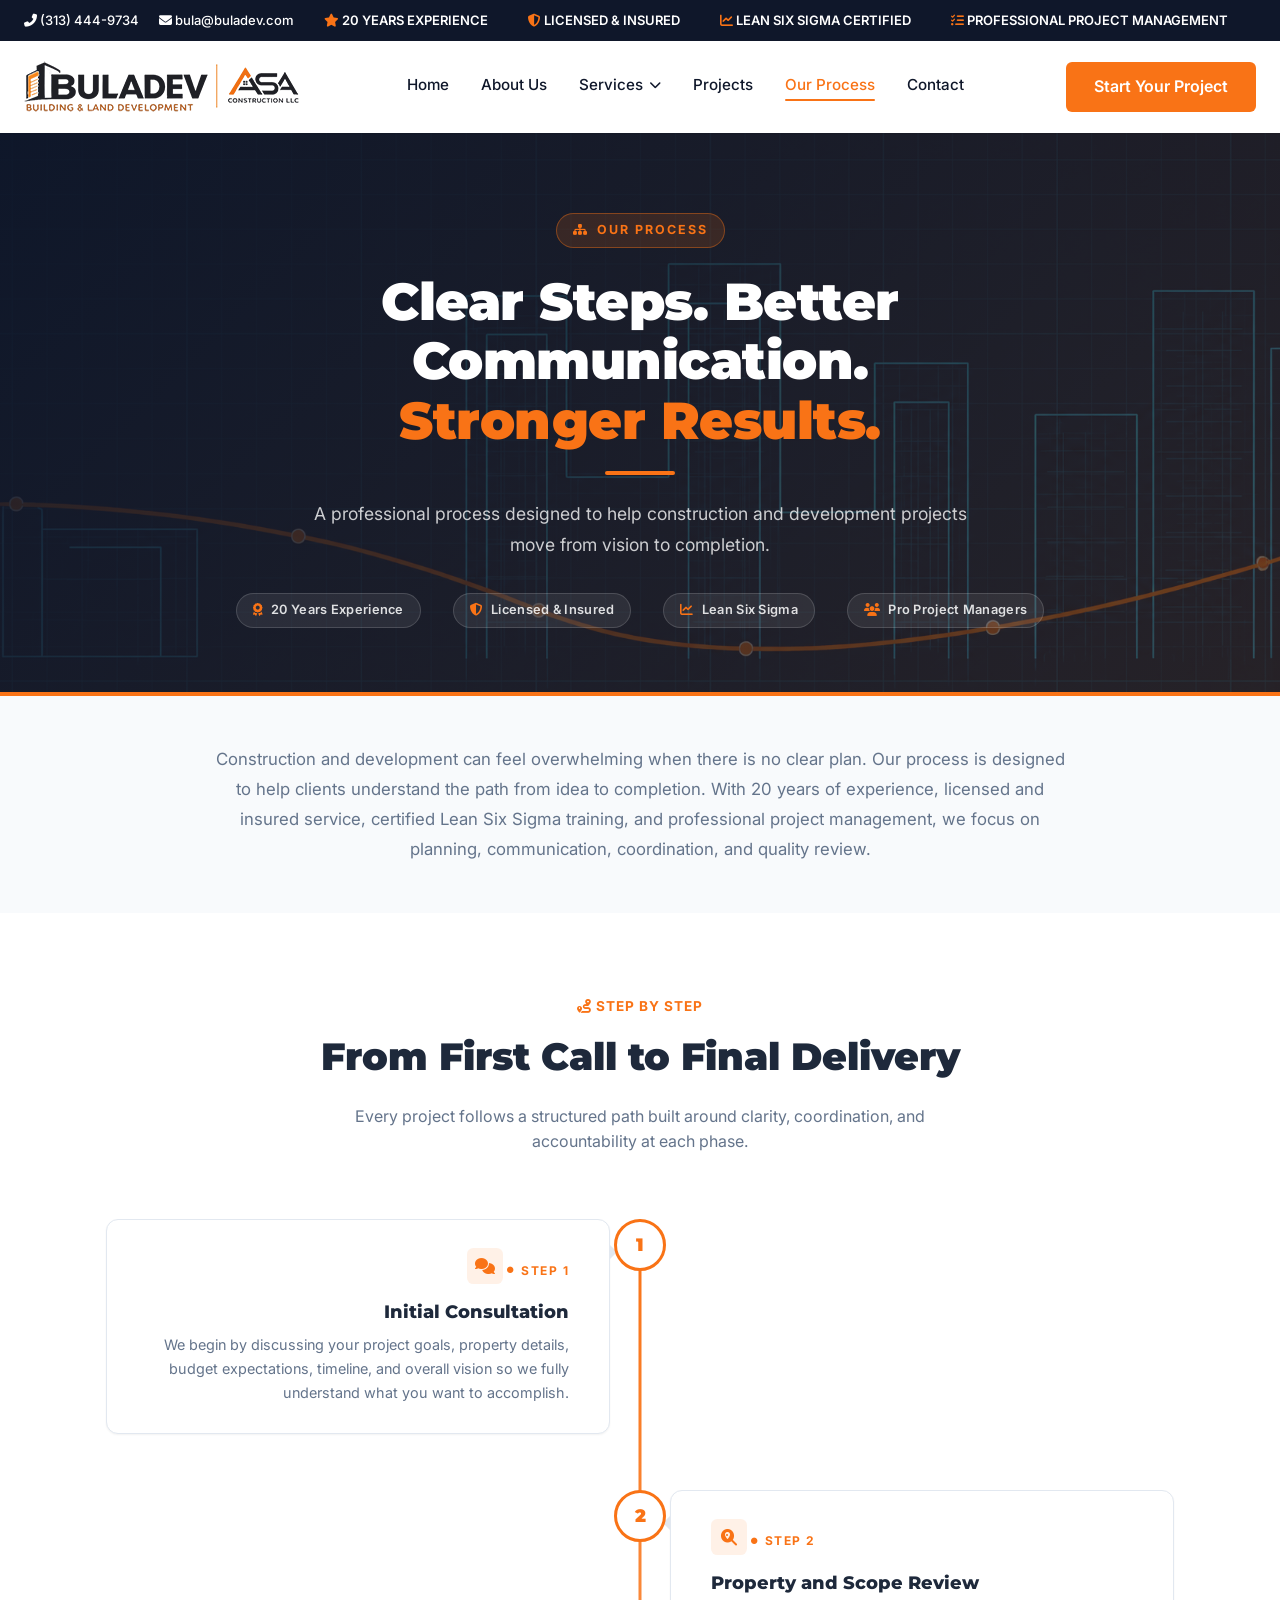
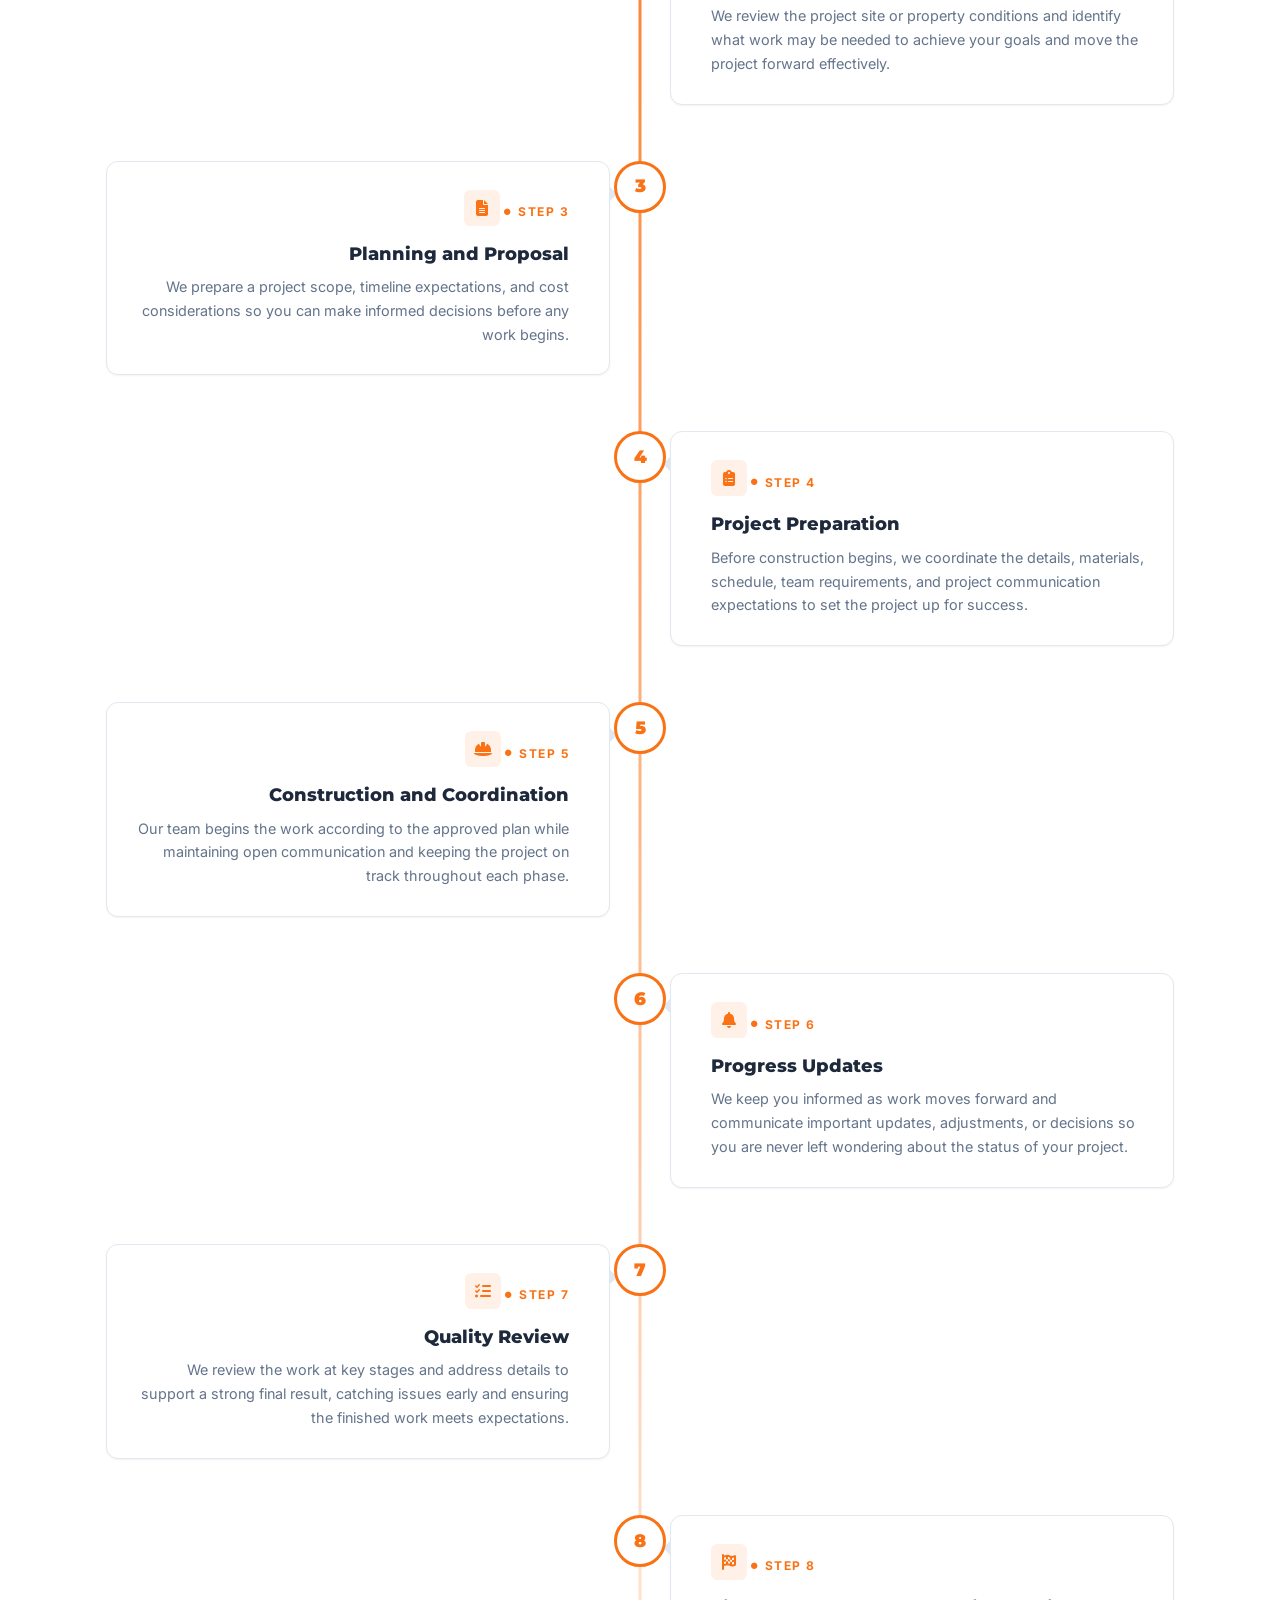
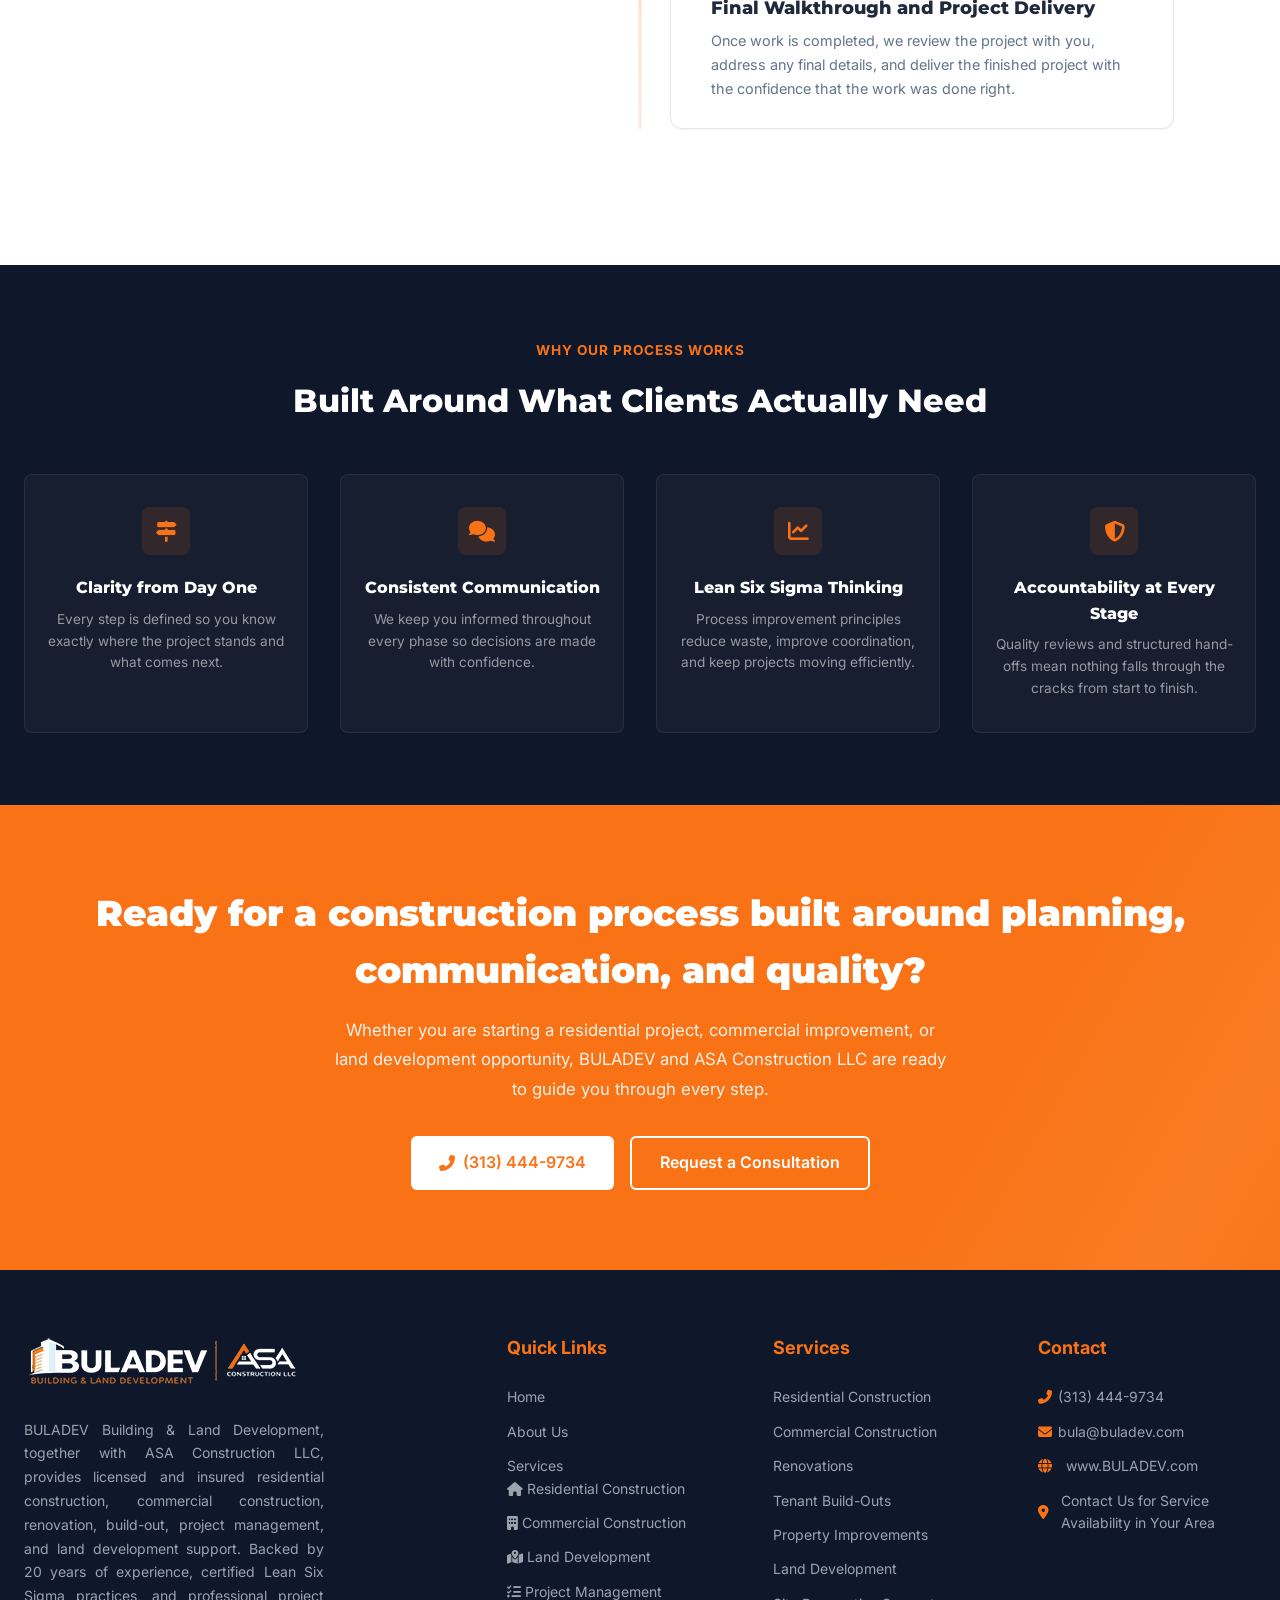
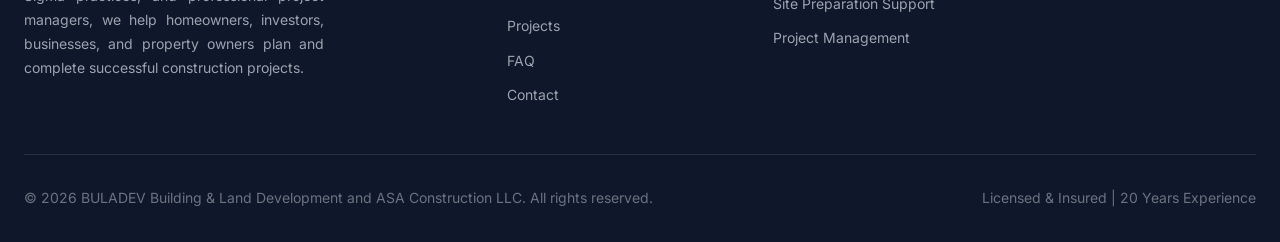
<file: process.html>
<!DOCTYPE html>
<html lang="en">
<head>
    <meta charset="UTF-8">
    <meta name="viewport" content="width=device-width, initial-scale=1.0">
    <title>Our Process | BULADEV Building & Land Development</title>
    <meta name="description" content="A professional 8-step construction process built around planning, communication, and quality results. BULADEV Building & Land Development and ASA Construction LLC.">
    <link rel="preconnect" href="https://fonts.googleapis.com">
    <link href="https://fonts.googleapis.com/css2?family=Inter:wght@300;400;500;600;700;800;900&family=Montserrat:wght@700;800;900&display=swap" rel="stylesheet">
    <link rel="stylesheet" href="https://cdnjs.cloudflare.com/ajax/libs/font-awesome/6.4.0/css/all.min.css">
<style>
/* =========================================
   Variables & Reset
   ========================================= */
:root{
    --primary-orange:#F97316;
    --primary-orange-hover:#EA580C;
    --dark-bg:#0F172A;
    --light-bg:#F8FAFC;
    --text-dark:#1E293B;
    --text-gray:#64748B;
    --text-light:#F1F5F9;
    --white:#FFFFFF;
    --border-color:#E2E8F0;
    --shadow-sm:0 1px 2px 0 rgba(0,0,0,.05);
    --shadow-md:0 4px 6px -1px rgba(0,0,0,.1),0 2px 4px -1px rgba(0,0,0,.06);
    --shadow-lg:0 10px 15px -3px rgba(0,0,0,.1),0 4px 6px -2px rgba(0,0,0,.05);
    --transition:all 0.3s ease;
    --navbar-offset:80px;
}
*{margin:0;padding:0;box-sizing:border-box;}
html{scroll-behavior:smooth;}
[id]{scroll-margin-top:var(--navbar-offset);}
body{font-family:'Inter',sans-serif;color:var(--text-dark);line-height:1.6;background:#fff;}
a{text-decoration:none;color:inherit;}
ul{list-style:none;}
img{max-width:100%;display:block;}
a:focus-visible,button:focus-visible{outline:2px solid var(--primary-orange);outline-offset:2px;}
@media(prefers-reduced-motion:reduce){
    html{scroll-behavior:auto;}
    *,*::before,*::after{transition-duration:.01ms!important;animation-duration:.01ms!important;}
}

/* =========================================
   Scroll Reveal
   ========================================= */
.reveal{opacity:0;transform:translateY(28px);transition:opacity .65s ease,transform .65s ease;}
.reveal.reveal-left{transform:translateX(-24px);}
.reveal.reveal-right{transform:translateX(24px);}
.reveal.reveal-scale{transform:scale(.95);}
.reveal.visible{opacity:1;transform:none;}

/* =========================================
   Utilities
   ========================================= */
.container{width:100%;max-width:1280px;margin:0 auto;padding:0 1.5rem;}
.text-center{text-align:center;}
.text-orange{color:var(--primary-orange);}
.section-tag{color:var(--primary-orange);font-weight:700;letter-spacing:1px;font-size:.85rem;text-transform:uppercase;}
.btn{display:inline-flex;align-items:center;justify-content:center;gap:.5rem;padding:.75rem 1.75rem;font-weight:600;border-radius:.375rem;transition:var(--transition);cursor:pointer;border:none;font-size:1rem;}
.btn-primary{background-color:var(--primary-orange);color:#fff;}
.btn-primary:hover{background-color:var(--primary-orange-hover);transform:translateY(-2px);box-shadow:0 6px 20px rgba(249,115,22,.35);}
.btn-white{background:#fff;color:var(--primary-orange);}
.btn-white:hover{background:var(--light-bg);transform:translateY(-2px);box-shadow:0 6px 18px rgba(0,0,0,.15);}
.btn-outline-white{background:transparent;color:#fff;border:2px solid #fff;}
.btn-outline-white:hover{background:#fff;color:var(--dark-bg);transform:translateY(-2px);}

/* =========================================
   Top Bar
   ========================================= */
.top-bar{background:#0F172A;color:#fff;padding:10px 0;overflow:hidden;}
.top-bar-content{display:flex;align-items:center;gap:30px;}
.top-contact{display:flex;align-items:center;gap:20px;flex-shrink:0;}
.top-contact a{color:#fff;font-size:13px;font-weight:500;transition:color .2s;}
.top-contact a:hover{color:var(--primary-orange);}
.trust-marquee{flex:1;overflow:hidden;}
.trust-track{display:flex;align-items:center;gap:40px;width:max-content;animation:marquee 30s linear infinite;}
.trust-track span{white-space:nowrap;font-size:13px;font-weight:600;}
.trust-track i{color:var(--primary-orange);}
.trust-track:hover{animation-play-state:paused;}
@keyframes marquee{0%{transform:translateX(0);}100%{transform:translateX(-50%);}}
@media(max-width:768px){.top-bar{display:none;}}

/* =========================================
   Navbar
   ========================================= */
.navbar{background:#fff;padding:1rem 0;position:sticky;top:0;z-index:100;box-shadow:var(--shadow-sm);transition:var(--transition);}
.nav-container{display:flex;justify-content:space-between;align-items:center;gap:1.5rem;}
.logo-group{width:280px;height:60px;flex-shrink:0;overflow:hidden;}
.logo-group img{width:100%;height:100%;object-fit:contain;object-position:left center;}
.nav-links{display:flex;align-items:center;gap:2rem;}
.nav-links a{font-weight:500;color:#0F172A;font-size:.95rem;position:relative;padding-bottom:4px;}
.nav-links a::after{content:'';position:absolute;bottom:0;left:0;width:0;height:2px;background:var(--primary-orange);transition:width .25s;border-radius:2px;}
.nav-links a:hover::after,.nav-links a.active::after{width:100%;}
.nav-links a:hover,.nav-links a.active{color:var(--primary-orange);}
.dropdown{position:relative;}
.dropdown-toggle{display:flex;align-items:center;gap:6px;}
.dropdown-toggle i{font-size:.75rem;transition:transform .2s;}
.dropdown:hover .dropdown-toggle i{transform:rotate(180deg);}
.dropdown-menu{position:absolute;top:100%;left:0;min-width:260px;background:#fff;border-radius:10px;box-shadow:0 10px 30px rgba(0,0,0,.12);padding:10px 0;opacity:0;visibility:hidden;transform:translateY(10px);transition:.3s;z-index:999;}
.dropdown:hover .dropdown-menu{opacity:1;visibility:visible;transform:translateY(0);}
.dropdown-menu a{display:block;padding:12px 20px;white-space:nowrap;transition:background .2s,color .2s,padding-left .2s;}
.dropdown-menu a:hover{background:var(--light-bg);color:var(--primary-orange);padding-left:28px;}
.mobile-menu-btn{display:none;background:none;border:none;font-size:1.5rem;cursor:pointer;color:var(--text-dark);transition:color .2s;}
.mobile-menu-btn:hover{color:var(--primary-orange);}
.mobile-menu-overlay{position:fixed;inset:0;background:rgba(15,23,42,.5);z-index:999;opacity:0;visibility:hidden;transition:opacity .3s,visibility .3s;}
.mobile-menu-overlay.active{opacity:1;visibility:visible;}
.mobile-menu{position:fixed;top:0;right:-100%;width:80%;max-width:300px;height:100vh;background:#fff;z-index:1000;padding:2rem;display:flex;flex-direction:column;gap:1.25rem;box-shadow:-5px 0 15px rgba(0,0,0,.1);transition:right .3s;overflow-y:auto;}
.mobile-menu.active{right:0;}
.mobile-menu a{font-size:1.05rem;font-weight:600;color:var(--text-dark);transition:color .2s;}
.mobile-menu a.active,.mobile-menu a:hover{color:var(--primary-orange);}
.mobile-submenu{display:flex;flex-direction:column;gap:.9rem;padding-left:1rem;margin-top:-.5rem;border-left:2px solid var(--border-color);}
.mobile-submenu a{font-size:.9rem;font-weight:500;color:var(--text-gray);}
.close-menu-btn{align-self:flex-end;background:none;border:none;font-size:1.5rem;cursor:pointer;transition:color .2s,transform .2s;}
.close-menu-btn:hover{color:var(--primary-orange);transform:rotate(90deg);}

/* =========================================
   Page Hero
   ========================================= */
.page-hero{
    position:relative;
    width:100%;
    min-height:520px;
    display:flex;
    align-items:center;
    justify-content:center;
    overflow:hidden;
    background:#0F172A;
}
.hero-bg-img{
    position:absolute;
    inset:0;
    background-image:url('img/process-hero.png');
    background-size:cover;
    background-position:center 30%;
    opacity:.35;
    transition:transform 10s ease;
}
.page-hero:hover .hero-bg-img{transform:scale(1.04);}
.hero-overlay{
    position:absolute;
    inset:0;
    background:linear-gradient(135deg,rgba(15,23,42,.9) 0%,rgba(249,115,22,.12) 100%);
}
.hero-inner{
    position:relative;
    z-index:2;
    text-align:center;
    padding:5rem 1.5rem 4rem;
    max-width:860px;
}
.hero-eyebrow{
    display:inline-flex;
    align-items:center;
    gap:.5rem;
    background:rgba(249,115,22,.15);
    border:1px solid rgba(249,115,22,.4);
    color:var(--primary-orange);
    font-weight:700;
    font-size:.78rem;
    letter-spacing:2px;
    text-transform:uppercase;
    padding:.4rem 1rem;
    border-radius:999px;
    margin-bottom:1.5rem;
    animation:fadeDown .7s ease both;
}
.hero-inner h1{
    font-family:'Montserrat',sans-serif;
    font-size:clamp(1.8rem,4.5vw,3.25rem);
    font-weight:900;
    color:#fff;
    line-height:1.15;
    letter-spacing:-.5px;
    margin-bottom:1.25rem;
    animation:fadeDown .7s .1s ease both;
}
.hero-inner h1 span{color:var(--primary-orange);}
.hero-divider{
    width:70px;height:4px;
    background:var(--primary-orange);
    border-radius:2px;
    margin:.5rem auto 1.5rem;
    animation:lineGrow .6s .3s ease both;
}
@keyframes lineGrow{from{width:0;opacity:0;}to{width:70px;opacity:1;}}
.hero-inner p{
    color:rgba(255,255,255,.78);
    font-size:1.1rem;
    line-height:1.75;
    max-width:680px;
    margin:0 auto 2rem;
    animation:fadeUp .7s .2s ease both;
}
.hero-trust{
    display:flex;
    justify-content:center;
    gap:2rem;
    flex-wrap:wrap;
    animation:fadeUp .7s .35s ease both;
}
.trust-pill{
    display:inline-flex;
    align-items:center;
    gap:.5rem;
    background:rgba(255,255,255,.08);
    border:1px solid rgba(255,255,255,.15);
    color:rgba(255,255,255,.85);
    font-size:.8rem;
    font-weight:600;
    padding:.4rem 1rem;
    border-radius:999px;
    letter-spacing:.3px;
}
.trust-pill i{color:var(--primary-orange);}
@keyframes fadeDown{from{opacity:0;transform:translateY(-14px);}to{opacity:1;transform:translateY(0);}}
@keyframes fadeUp{from{opacity:0;transform:translateY(14px);}to{opacity:1;transform:translateY(0);}}

/* =========================================
   Intro Strip
   ========================================= */
.intro-strip{
    background:var(--light-bg);
    border-top:4px solid var(--primary-orange);
    padding:3rem 0;
    text-align:center;
}
.intro-strip p{
    font-size:1.05rem;
    color:var(--text-gray);
    max-width:860px;
    margin:0 auto;
    line-height:1.8;
}

/* =========================================
   Process Timeline Section
   ========================================= */
.process-section{padding:5rem 0;background:#fff;}
.process-header{
    text-align:center;
    margin-bottom:4rem;
}
.process-header h2{
    font-family:'Montserrat',sans-serif;
    font-size:clamp(1.75rem,3vw,2.5rem);
    font-weight:900;
    color:var(--text-dark);
    margin:.5rem 0 1rem;
}
.process-header p{color:var(--text-gray);font-size:1rem;max-width:650px;margin:0 auto;}

/* Timeline layout */
.timeline{
    position:relative;
    max-width:1100px;
    margin:0 auto;
    padding:0 1rem;
}

/* Vertical center line */
.timeline::before{
    content:'';
    position:absolute;
    top:0;bottom:0;
    left:50%;
    transform:translateX(-50%);
    width:3px;
    background:linear-gradient(to bottom,var(--primary-orange) 0%,rgba(249,115,22,.15) 100%);
    border-radius:3px;
}

.timeline-item{
    display:grid;
    grid-template-columns:1fr 60px 1fr;
    gap:0;
    align-items:start;
    margin-bottom:3.5rem;
    position:relative;
}

/* Left-side items */
.timeline-item.left .timeline-content{
    grid-column:1;
    text-align:right;
    padding-right:2.5rem;
}
.timeline-item.left .timeline-node{grid-column:2;}
.timeline-item.left .timeline-spacer{grid-column:3;}

/* Right-side items */
.timeline-item.right .timeline-spacer{grid-column:1;}
.timeline-item.right .timeline-node{grid-column:2;}
.timeline-item.right .timeline-content{
    grid-column:3;
    text-align:left;
    padding-left:2.5rem;
}

/* Center node */
.timeline-node{
    display:flex;
    flex-direction:column;
    align-items:center;
    z-index:1;
}
.node-circle{
    width:52px;
    height:52px;
    background:#fff;
    border:3px solid var(--primary-orange);
    border-radius:50%;
    display:flex;
    align-items:center;
    justify-content:center;
    font-family:'Montserrat',sans-serif;
    font-size:1.1rem;
    font-weight:900;
    color:var(--primary-orange);
    transition:background .3s,color .3s,transform .3s,box-shadow .3s;
    flex-shrink:0;
}
.timeline-item:hover .node-circle{
    background:var(--primary-orange);
    color:#fff;
    transform:scale(1.15);
    box-shadow:0 0 0 8px rgba(249,115,22,.15);
}

/* Content card */
.timeline-content{
    background:#fff;
    border:1px solid var(--border-color);
    border-radius:.75rem;
    padding:1.75rem;
    box-shadow:var(--shadow-sm);
    transition:transform .3s,box-shadow .3s,border-color .3s;
    position:relative;
}
.timeline-content:hover{
    transform:translateY(-4px);
    box-shadow:0 16px 40px rgba(0,0,0,.1);
    border-color:rgba(249,115,22,.3);
}
.step-label{
    display:inline-flex;
    align-items:center;
    gap:.4rem;
    color:var(--primary-orange);
    font-size:.75rem;
    font-weight:700;
    letter-spacing:1.5px;
    text-transform:uppercase;
    margin-bottom:.6rem;
}
.timeline-content h3{
    font-family:'Montserrat',sans-serif;
    font-size:1.15rem;
    font-weight:800;
    color:var(--text-dark);
    margin-bottom:.6rem;
    line-height:1.3;
}
.timeline-content p{
    color:var(--text-gray);
    font-size:.9rem;
    line-height:1.65;
    margin:0;
}
/* Arrow pointing to center line */
.timeline-item.left .timeline-content::after{
    content:'';
    position:absolute;
    top:1.5rem;right:-8px;
    width:0;height:0;
    border-top:8px solid transparent;
    border-bottom:8px solid transparent;
    border-left:8px solid var(--border-color);
}
.timeline-item.right .timeline-content::before{
    content:'';
    position:absolute;
    top:1.5rem;left:-8px;
    width:0;height:0;
    border-top:8px solid transparent;
    border-bottom:8px solid transparent;
    border-right:8px solid var(--border-color);
}

/* Step icon badge */
.step-icon{
    width:2.25rem;height:2.25rem;
    background:rgba(249,115,22,.1);
    border-radius:.4rem;
    display:inline-flex;
    align-items:center;
    justify-content:center;
    color:var(--primary-orange);
    font-size:1rem;
    margin-bottom:1rem;
    transition:background .3s,transform .3s;
}
.timeline-content:hover .step-icon{
    background:var(--primary-orange);
    color:#fff;
    transform:scale(1.1) rotate(-5deg);
}

/* Mobile: single column */
@media(max-width:768px){
    .timeline::before{left:24px;transform:none;}
    .timeline-item{
        grid-template-columns:48px 1fr;
        grid-template-rows:auto;
        margin-bottom:2.5rem;
    }
    .timeline-item.left .timeline-content,
    .timeline-item.right .timeline-content{
        grid-column:2;
        text-align:left;
        padding-left:1.25rem;
        padding-right:1.25rem;
    }
    .timeline-item.left .timeline-content::after{display:none;}
    .timeline-item.right .timeline-content::before{display:none;}
    .timeline-item.left .timeline-node,
    .timeline-item.right .timeline-node{grid-column:1;grid-row:1;}
    .timeline-item.left .timeline-spacer,
    .timeline-item.right .timeline-spacer{display:none;}
    .node-circle{width:40px;height:40px;font-size:.9rem;}
}

/* =========================================
   Why It Works Strip
   ========================================= */
.why-strip{
    background:var(--dark-bg);
    padding:4.5rem 0;
}
.why-grid{
    display:grid;
    grid-template-columns:repeat(4,1fr);
    gap:2rem;
}
.why-card{
    text-align:center;
    padding:2rem 1.25rem;
    border-radius:.5rem;
    border:1px solid rgba(255,255,255,.07);
    background:rgba(255,255,255,.03);
    transition:background .3s,transform .3s;
}
.why-card:hover{background:rgba(255,255,255,.07);transform:translateY(-4px);}
.why-icon{
    width:3rem;height:3rem;
    background:rgba(249,115,22,.12);
    border-radius:.5rem;
    display:flex;
    align-items:center;
    justify-content:center;
    color:var(--primary-orange);
    font-size:1.3rem;
    margin:0 auto 1.25rem;
    transition:background .3s,transform .3s;
}
.why-card:hover .why-icon{background:var(--primary-orange);color:#fff;transform:scale(1.1) rotate(-5deg);}
.why-card h3{font-family:'Montserrat',sans-serif;font-size:1rem;font-weight:800;color:#fff;margin-bottom:.5rem;}
.why-card p{font-size:.85rem;color:rgba(255,255,255,.55);margin:0;line-height:1.6;}
@media(max-width:1024px){.why-grid{grid-template-columns:repeat(2,1fr);}}
@media(max-width:640px){.why-grid{grid-template-columns:1fr;}}

/* =========================================
   CTA
   ========================================= */
.cta-section{
    background:var(--primary-orange);
    color:#fff;
    padding:5rem 0;
    text-align:center;
    position:relative;
    overflow:hidden;
}
.cta-section::before{
    content:'';position:absolute;inset:0;
    background:linear-gradient(120deg,transparent 40%,rgba(255,255,255,.06) 50%,transparent 60%);
    background-size:200% 100%;
    animation:shimmer 3s linear infinite;
}
@keyframes shimmer{0%{background-position:200% 0;}100%{background-position:-200% 0;}}
.cta-section h2{font-family:'Montserrat',sans-serif;font-size:clamp(1.5rem,3vw,2.25rem);font-weight:900;margin-bottom:1rem;position:relative;}
.cta-section p{font-size:1.05rem;opacity:.9;max-width:620px;margin:0 auto 2rem;position:relative;line-height:1.75;}
.cta-buttons{display:flex;justify-content:center;gap:1rem;flex-wrap:wrap;position:relative;}

/* =========================================
   Footer
   ========================================= */
.footer{background:var(--dark-bg);color:var(--text-light);padding:4rem 0 2rem;}
.footer-grid{display:grid;grid-template-columns:2fr 1fr 1fr 1fr;gap:3rem;margin-bottom:3rem;}
.footer-logo-wrap{width:280px;height:60px;overflow:hidden;}
.footer-logo-wrap img{width:100%;height:100%;object-fit:contain;object-position:left center;}
.footer-desc{color:#9CA3AF;margin-top:1.5rem;font-size:.875rem;max-width:300px;line-height:1.7;text-align:justify;}
.footer-col h4{color:var(--primary-orange);font-size:1.125rem;font-weight:700;margin-bottom:1.5rem;}
.footer-col ul{display:flex;flex-direction:column;gap:.75rem;}
.footer-col ul a,.footer-col ul li{color:#9CA3AF;font-size:.875rem;transition:color .2s,padding-left .2s;}
.footer-col ul a:hover{color:#fff;padding-left:4px;}
.contact-list li{display:flex;align-items:center;gap:.75rem;}
.contact-list i{color:var(--primary-orange);width:1rem;}
.footer-bottom{border-top:1px solid rgba(255,255,255,.1);padding-top:2rem;display:flex;justify-content:space-between;color:#6B7280;font-size:.875rem;}
@media(max-width:1024px){.footer-grid{grid-template-columns:1fr 1fr;}}
@media(max-width:768px){
    .nav-links,.nav-cta{display:none;}
    .mobile-menu-btn{display:block;}
    .footer-grid{grid-template-columns:1fr;gap:2rem;}
    .footer-bottom{flex-direction:column;gap:1rem;text-align:center;}
}
</style>
</head>
<body>

<!-- Top Bar -->
<div class="top-bar">
    <div class="container top-bar-content">
        <div class="top-contact">
            <a href="tel:3134449734"><i class="fas fa-phone-alt"></i> (313) 444-9734</a>
            <a href="mailto:bula@buladev.com"><i class="fas fa-envelope"></i> bula@buladev.com</a>
        </div>
        <div class="trust-marquee">
            <div class="trust-track">
                <span><i class="fas fa-star"></i> 20 YEARS EXPERIENCE</span>
                <span><i class="fas fa-shield-alt"></i> LICENSED &amp; INSURED</span>
                <span><i class="fas fa-chart-line"></i> LEAN SIX SIGMA CERTIFIED</span>
                <span><i class="fas fa-tasks"></i> PROFESSIONAL PROJECT MANAGEMENT</span>
                <span><i class="fas fa-star"></i> 20 YEARS EXPERIENCE</span>
                <span><i class="fas fa-shield-alt"></i> LICENSED &amp; INSURED</span>
                <span><i class="fas fa-chart-line"></i> LEAN SIX SIGMA CERTIFIED</span>
                <span><i class="fas fa-tasks"></i> PROFESSIONAL PROJECT MANAGEMENT</span>
            </div>
        </div>
    </div>
</div>

<!-- Navbar -->
<header class="navbar" id="navbar">
    <div class="container nav-container">
        <div class="logo-group">
            <a href="index.html"><img src="img/header logo.png" alt="BULADEV Logo"></a>
        </div>
        <nav class="nav-links">
            <a href="index.html">Home</a>
            <a href="about.html">About Us</a>
            <div class="dropdown">
                <a href="services.html" class="dropdown-toggle">Services <i class="fas fa-chevron-down"></i></a>
                <div class="dropdown-menu">
                    <a href="residential-construction.html"><i class="fas fa-home"></i> Residential Construction</a>
                    <a href="commercial.html"><i class="fas fa-building"></i> Commercial Construction</a>
                    <a href="land-development.html"><i class="fas fa-map-marked-alt"></i> Land Development</a>
                    <a href="project-management.html"><i class="fas fa-tasks"></i> Project Management</a>
                </div>
            </div>
            <a href="portfolio.html">Projects</a>
            <a href="process.html" class="active">Our Process</a>
            <a href="contact.html">Contact</a>
        </nav>
        <a href="contact.html" class="btn btn-primary nav-cta">Start Your Project</a>
        <button class="mobile-menu-btn" id="mobile-menu-btn" aria-label="Open menu" aria-expanded="false"><i class="fas fa-bars"></i></button>
    </div>
</header>

<div class="mobile-menu-overlay" id="mobile-menu-overlay"></div>
<div class="mobile-menu" id="mobile-menu">
    <button class="close-menu-btn" id="close-menu-btn" aria-label="Close menu"><i class="fas fa-times"></i></button>
    <a href="index.html">Home</a>
    <a href="about.html">About Us</a>
    <a href="services.html">Services</a>
    <div class="mobile-submenu">
        <a href="residential-construction.html">Residential Construction</a>
        <a href="commercial.html">Commercial Construction</a>
        <a href="land-development.html">Land Development</a>
        <a href="project-management.html">Project Management</a>
    </div>
    <a href="portfolio.html">Projects</a>
    <a href="process.html" class="active">Our Process</a>
    <a href="contact.html">Contact</a>
    <a href="contact.html" class="btn btn-primary">Start Your Project</a>
</div>

<main>

<!-- ========== HERO ========== -->
<section class="page-hero">
    <div class="hero-bg-img"></div>
    <div class="hero-overlay"></div>
    <div class="hero-inner">
        <div class="hero-eyebrow"><i class="fas fa-sitemap"></i> Our Process</div>
        <h1>Clear Steps. Better Communication.<br><span>Stronger Results.</span></h1>
        <div class="hero-divider"></div>
        <p>A professional process designed to help construction and development projects move from vision to completion.</p>
        <div class="hero-trust">
            <span class="trust-pill"><i class="fas fa-award"></i> 20 Years Experience</span>
            <span class="trust-pill"><i class="fas fa-shield-alt"></i> Licensed &amp; Insured</span>
            <span class="trust-pill"><i class="fas fa-chart-line"></i> Lean Six Sigma</span>
            <span class="trust-pill"><i class="fas fa-users"></i> Pro Project Managers</span>
        </div>
    </div>
</section>

<!-- ========== INTRO STRIP ========== -->
<div class="intro-strip">
    <div class="container">
        <p>Construction and development can feel overwhelming when there is no clear plan. Our process is designed to help clients understand the path from idea to completion. With 20 years of experience, licensed and insured service, certified Lean Six Sigma training, and professional project management, we focus on planning, communication, coordination, and quality review.</p>
    </div>
</div>

<!-- ========== TIMELINE STEPS ========== -->
<section class="process-section">
    <div class="container">
        <div class="process-header reveal">
            <span class="section-tag"><i class="fas fa-route"></i> Step by Step</span>
            <h2>From First Call to Final Delivery</h2>
            <p>Every project follows a structured path built around clarity, coordination, and accountability at each phase.</p>
        </div>

        <div class="timeline">

            <!-- Step 1 — Left -->
            <div class="timeline-item left reveal reveal-left" style="transition-delay:0ms">
                <div class="timeline-content">
                    <div class="step-icon"><i class="fas fa-comments"></i></div>
                    <div class="step-label"><i class="fas fa-circle" style="font-size:.4rem"></i> Step 1</div>
                    <h3>Initial Consultation</h3>
                    <p>We begin by discussing your project goals, property details, budget expectations, timeline, and overall vision so we fully understand what you want to accomplish.</p>
                </div>
                <div class="timeline-node">
                    <div class="node-circle">1</div>
                </div>
                <div class="timeline-spacer"></div>
            </div>

            <!-- Step 2 — Right -->
            <div class="timeline-item right reveal reveal-right" style="transition-delay:80ms">
                <div class="timeline-spacer"></div>
                <div class="timeline-node">
                    <div class="node-circle">2</div>
                </div>
                <div class="timeline-content">
                    <div class="step-icon"><i class="fas fa-search-location"></i></div>
                    <div class="step-label"><i class="fas fa-circle" style="font-size:.4rem"></i> Step 2</div>
                    <h3>Property and Scope Review</h3>
                    <p>We review the project site or property conditions and identify what work may be needed to achieve your goals and move the project forward effectively.</p>
                </div>
            </div>

            <!-- Step 3 — Left -->
            <div class="timeline-item left reveal reveal-left" style="transition-delay:160ms">
                <div class="timeline-content">
                    <div class="step-icon"><i class="fas fa-file-alt"></i></div>
                    <div class="step-label"><i class="fas fa-circle" style="font-size:.4rem"></i> Step 3</div>
                    <h3>Planning and Proposal</h3>
                    <p>We prepare a project scope, timeline expectations, and cost considerations so you can make informed decisions before any work begins.</p>
                </div>
                <div class="timeline-node">
                    <div class="node-circle">3</div>
                </div>
                <div class="timeline-spacer"></div>
            </div>

            <!-- Step 4 — Right -->
            <div class="timeline-item right reveal reveal-right" style="transition-delay:240ms">
                <div class="timeline-spacer"></div>
                <div class="timeline-node">
                    <div class="node-circle">4</div>
                </div>
                <div class="timeline-content">
                    <div class="step-icon"><i class="fas fa-clipboard-list"></i></div>
                    <div class="step-label"><i class="fas fa-circle" style="font-size:.4rem"></i> Step 4</div>
                    <h3>Project Preparation</h3>
                    <p>Before construction begins, we coordinate the details, materials, schedule, team requirements, and project communication expectations to set the project up for success.</p>
                </div>
            </div>

            <!-- Step 5 — Left -->
            <div class="timeline-item left reveal reveal-left" style="transition-delay:320ms">
                <div class="timeline-content">
                    <div class="step-icon"><i class="fas fa-hard-hat"></i></div>
                    <div class="step-label"><i class="fas fa-circle" style="font-size:.4rem"></i> Step 5</div>
                    <h3>Construction and Coordination</h3>
                    <p>Our team begins the work according to the approved plan while maintaining open communication and keeping the project on track throughout each phase.</p>
                </div>
                <div class="timeline-node">
                    <div class="node-circle">5</div>
                </div>
                <div class="timeline-spacer"></div>
            </div>

            <!-- Step 6 — Right -->
            <div class="timeline-item right reveal reveal-right" style="transition-delay:400ms">
                <div class="timeline-spacer"></div>
                <div class="timeline-node">
                    <div class="node-circle">6</div>
                </div>
                <div class="timeline-content">
                    <div class="step-icon"><i class="fas fa-bell"></i></div>
                    <div class="step-label"><i class="fas fa-circle" style="font-size:.4rem"></i> Step 6</div>
                    <h3>Progress Updates</h3>
                    <p>We keep you informed as work moves forward and communicate important updates, adjustments, or decisions so you are never left wondering about the status of your project.</p>
                </div>
            </div>

            <!-- Step 7 — Left -->
            <div class="timeline-item left reveal reveal-left" style="transition-delay:480ms">
                <div class="timeline-content">
                    <div class="step-icon"><i class="fas fa-tasks"></i></div>
                    <div class="step-label"><i class="fas fa-circle" style="font-size:.4rem"></i> Step 7</div>
                    <h3>Quality Review</h3>
                    <p>We review the work at key stages and address details to support a strong final result, catching issues early and ensuring the finished work meets expectations.</p>
                </div>
                <div class="timeline-node">
                    <div class="node-circle">7</div>
                </div>
                <div class="timeline-spacer"></div>
            </div>

            <!-- Step 8 — Right -->
            <div class="timeline-item right reveal reveal-right" style="transition-delay:560ms">
                <div class="timeline-spacer"></div>
                <div class="timeline-node">
                    <div class="node-circle">8</div>
                </div>
                <div class="timeline-content">
                    <div class="step-icon"><i class="fas fa-flag-checkered"></i></div>
                    <div class="step-label"><i class="fas fa-circle" style="font-size:.4rem"></i> Step 8</div>
                    <h3>Final Walkthrough and Project Delivery</h3>
                    <p>Once work is completed, we review the project with you, address any final details, and deliver the finished project with the confidence that the work was done right.</p>
                </div>
            </div>

        </div><!-- /timeline -->
    </div>
</section>

<!-- ========== WHY IT WORKS STRIP ========== -->
<section class="why-strip">
    <div class="container">
        <div style="text-align:center;margin-bottom:3rem;" class="reveal">
            <span class="section-tag" style="color:var(--primary-orange);">Why Our Process Works</span>
            <h2 style="font-family:'Montserrat',sans-serif;font-size:clamp(1.5rem,2.5vw,2rem);font-weight:800;color:#fff;margin-top:.75rem;">Built Around What Clients Actually Need</h2>
        </div>
        <div class="why-grid">
            <div class="why-card reveal" style="transition-delay:0ms">
                <div class="why-icon"><i class="fas fa-map-signs"></i></div>
                <h3>Clarity from Day One</h3>
                <p>Every step is defined so you know exactly where the project stands and what comes next.</p>
            </div>
            <div class="why-card reveal" style="transition-delay:90ms">
                <div class="why-icon"><i class="fas fa-comments"></i></div>
                <h3>Consistent Communication</h3>
                <p>We keep you informed throughout every phase so decisions are made with confidence.</p>
            </div>
            <div class="why-card reveal" style="transition-delay:180ms">
                <div class="why-icon"><i class="fas fa-chart-line"></i></div>
                <h3>Lean Six Sigma Thinking</h3>
                <p>Process improvement principles reduce waste, improve coordination, and keep projects moving efficiently.</p>
            </div>
            <div class="why-card reveal" style="transition-delay:270ms">
                <div class="why-icon"><i class="fas fa-shield-alt"></i></div>
                <h3>Accountability at Every Stage</h3>
                <p>Quality reviews and structured hand-offs mean nothing falls through the cracks from start to finish.</p>
            </div>
        </div>
    </div>
</section>

<!-- ========== CTA ========== -->
<section class="cta-section">
    <div class="container">
        <h2>Ready for a construction process built around planning, communication, and quality?</h2>
        <p>Whether you are starting a residential project, commercial improvement, or land development opportunity, BULADEV and ASA Construction LLC are ready to guide you through every step.</p>
        <div class="cta-buttons">
            <a href="tel:3134449734" class="btn btn-white"><i class="fas fa-phone-alt"></i> (313) 444-9734</a>
            <a href="contact.html" class="btn btn-outline-white">Request a Consultation</a>
        </div>
    </div>
</section>

</main>

<!-- Footer -->
    <footer class="footer">
        <div class="container">
            <div class="footer-grid">
                <div class="footer-col footer-about">
                   <div class="logo-group">
                <img href="#home" src="img/footer logo.png" alt="BULADEV Logo">
            </div>
                    <p class="footer-desc">BULADEV Building & Land Development, together with ASA Construction LLC, provides licensed and insured residential construction, commercial construction, renovation, build-out, project management, and land development support. Backed by 20 years of experience, certified Lean Six Sigma practices, and professional project managers, we help homeowners, investors, businesses, and property owners plan and complete successful construction projects.</p>
                </div>

                <div class="footer-col">
                    <h4>Quick Links</h4>
                    <ul>
                       <li><a href="#home">Home</a></li>
                        <li><a href="about.html">About Us</a></li>
                        <li class="dropdown">
        <a href="services.html">Services</a>

        <ul class="submenu">
            <li><a href="residential-construction.html"><i class="fas fa-home"></i> Residential Construction</a></li>
            <li><a href="commercial.html"><i class="fas fa-building"></i> Commercial Construction</a></li>
            <li><a href="land-development.html"><i class="fas fa-map-marked-alt"></i> Land Development</a></li>
            <li><a href="project-management.html"><i class="fas fa-tasks"></i> Project Management</a></li>
        </ul>
        
    </li>
                        <li><a href="portfolio.html">Projects</a></li>
                         <li><a href="#faq">FAQ</a></li>
                        <li><a href="contact.html">Contact</a></li>
                    </ul>
                </div>

                <div class="footer-col">
                    <h4>Services</h4>
                    <ul>
                        <li><a href="residential-construction.html">Residential Construction</a></li>
                        <li><a href="commercial.html">Commercial Construction</a></li>
                        <li><a href="land-development.html">Renovations</a></li>
                        <li><a href="project-management.html">Tenant Build-Outs</a></li>
                        <li><a href="residential-construction.html">Property Improvements</a></li>
                        <li><a href="land-development.html">Land Development</a></li>
                        <li><a href="contact.html">Site Preparation Support</a></li>
                        <li><a href="project-management.html">Project Management</a></li>
                    </ul>
                </div>

                <div class="footer-col">
                    <h4>Contact</h4>
                    <ul class="contact-list">

                    <a href="tel:3134449734"><i class="fas fa-phone-alt"></i> (313) 444-9734</a>
                    <a href="mailto:bula@buladev.com"><i class="fas fa-envelope"></i> bula@buladev.com</a>
                    <a href="www.BULADEV.com"><li><i class="fas fa-globe"></i> www.BULADEV.com</li></a>
                    <li><i class="fa-solid fa-location-dot"></i> Contact Us for Service Availability in Your Area</li>
                    </ul>
                </div>
            </div>

            <div class="footer-bottom">
                <p>&copy; <span id="current-year">2026</span> BULADEV Building & Land Development and ASA Construction LLC. All rights reserved.</p>
                <p>Licensed & Insured | 20 Years Experience</p>
            </div>
        </div>
    </footer>

<script>
(function(){
    const btn=document.getElementById('mobile-menu-btn');
    const menu=document.getElementById('mobile-menu');
    const overlay=document.getElementById('mobile-menu-overlay');
    const close=document.getElementById('close-menu-btn');
    function openMenu(){menu.classList.add('active');overlay.classList.add('active');btn.setAttribute('aria-expanded','true');document.body.style.overflow='hidden';}
    function closeMenu(){menu.classList.remove('active');overlay.classList.remove('active');btn.setAttribute('aria-expanded','false');document.body.style.overflow='';}
    if(btn)btn.addEventListener('click',openMenu);
    if(close)close.addEventListener('click',closeMenu);
    if(overlay)overlay.addEventListener('click',closeMenu);
    document.querySelectorAll('.mobile-menu a').forEach(a=>a.addEventListener('click',closeMenu));
})();
(function(){
    const nb=document.getElementById('navbar');
    if(!nb)return;
    window.addEventListener('scroll',()=>{nb.style.boxShadow=window.scrollY>10?'0 4px 20px rgba(0,0,0,.1)':'0 1px 2px rgba(0,0,0,.05)';}),{passive:true};
})();
(function(){
    const io=new IntersectionObserver(entries=>{
        entries.forEach(e=>{if(e.isIntersecting){e.target.classList.add('visible');io.unobserve(e.target);}}); 
    },{threshold:0.1});
    document.querySelectorAll('.reveal').forEach(el=>io.observe(el));
})();
document.getElementById('current-year').textContent=new Date().getFullYear();
</script>
</body>
</html>
</file>
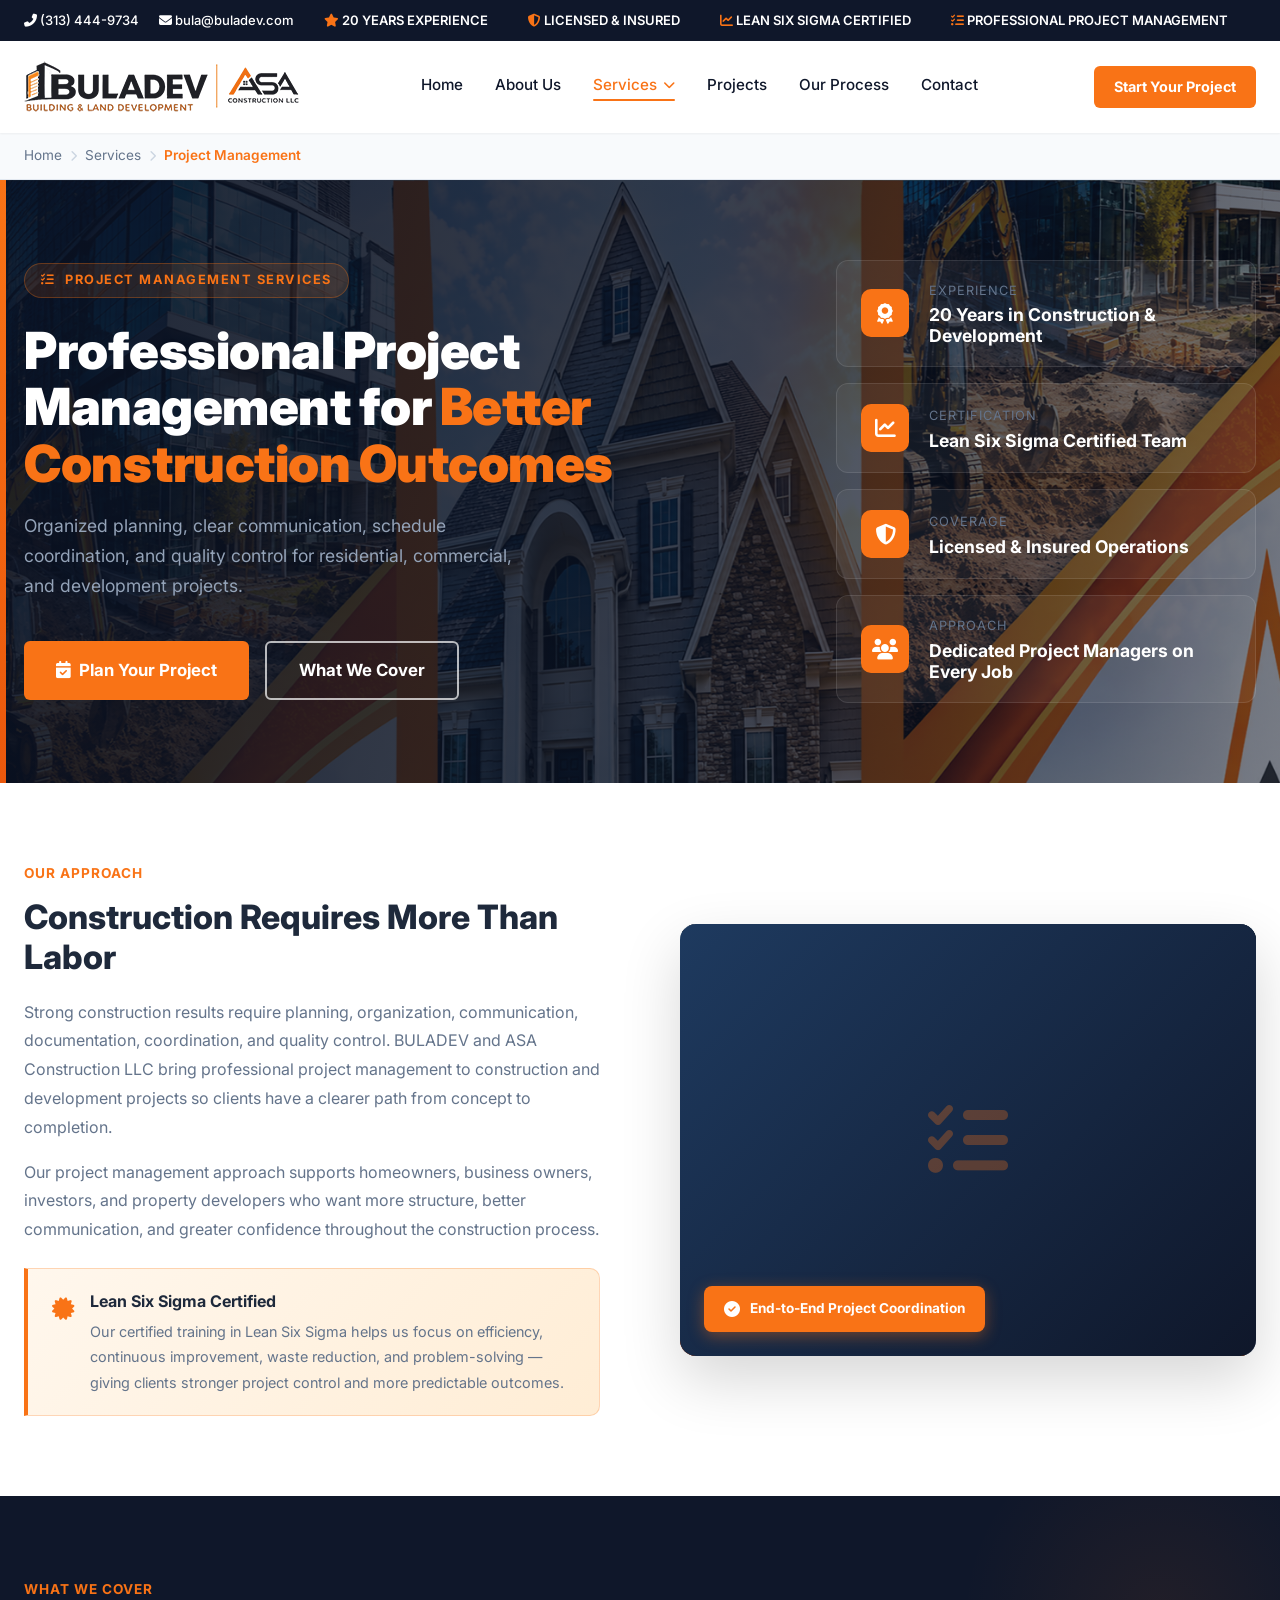
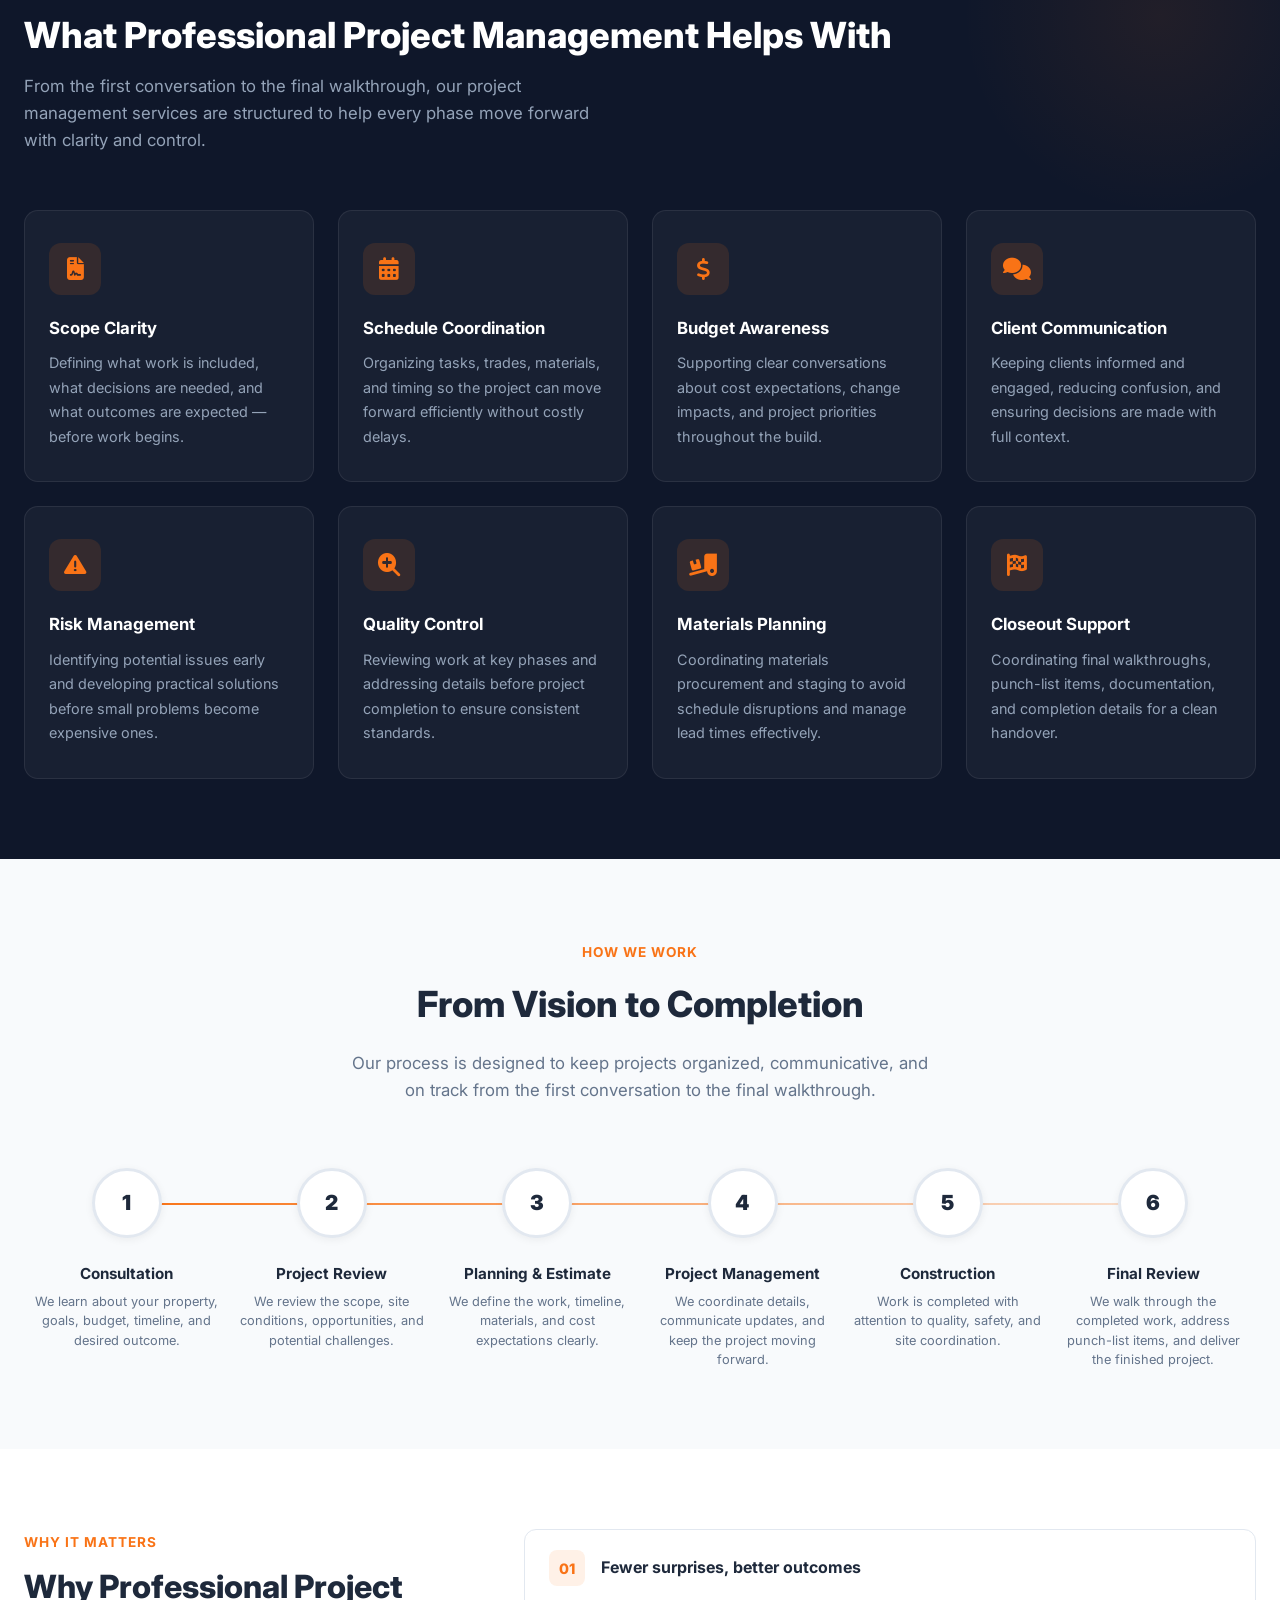
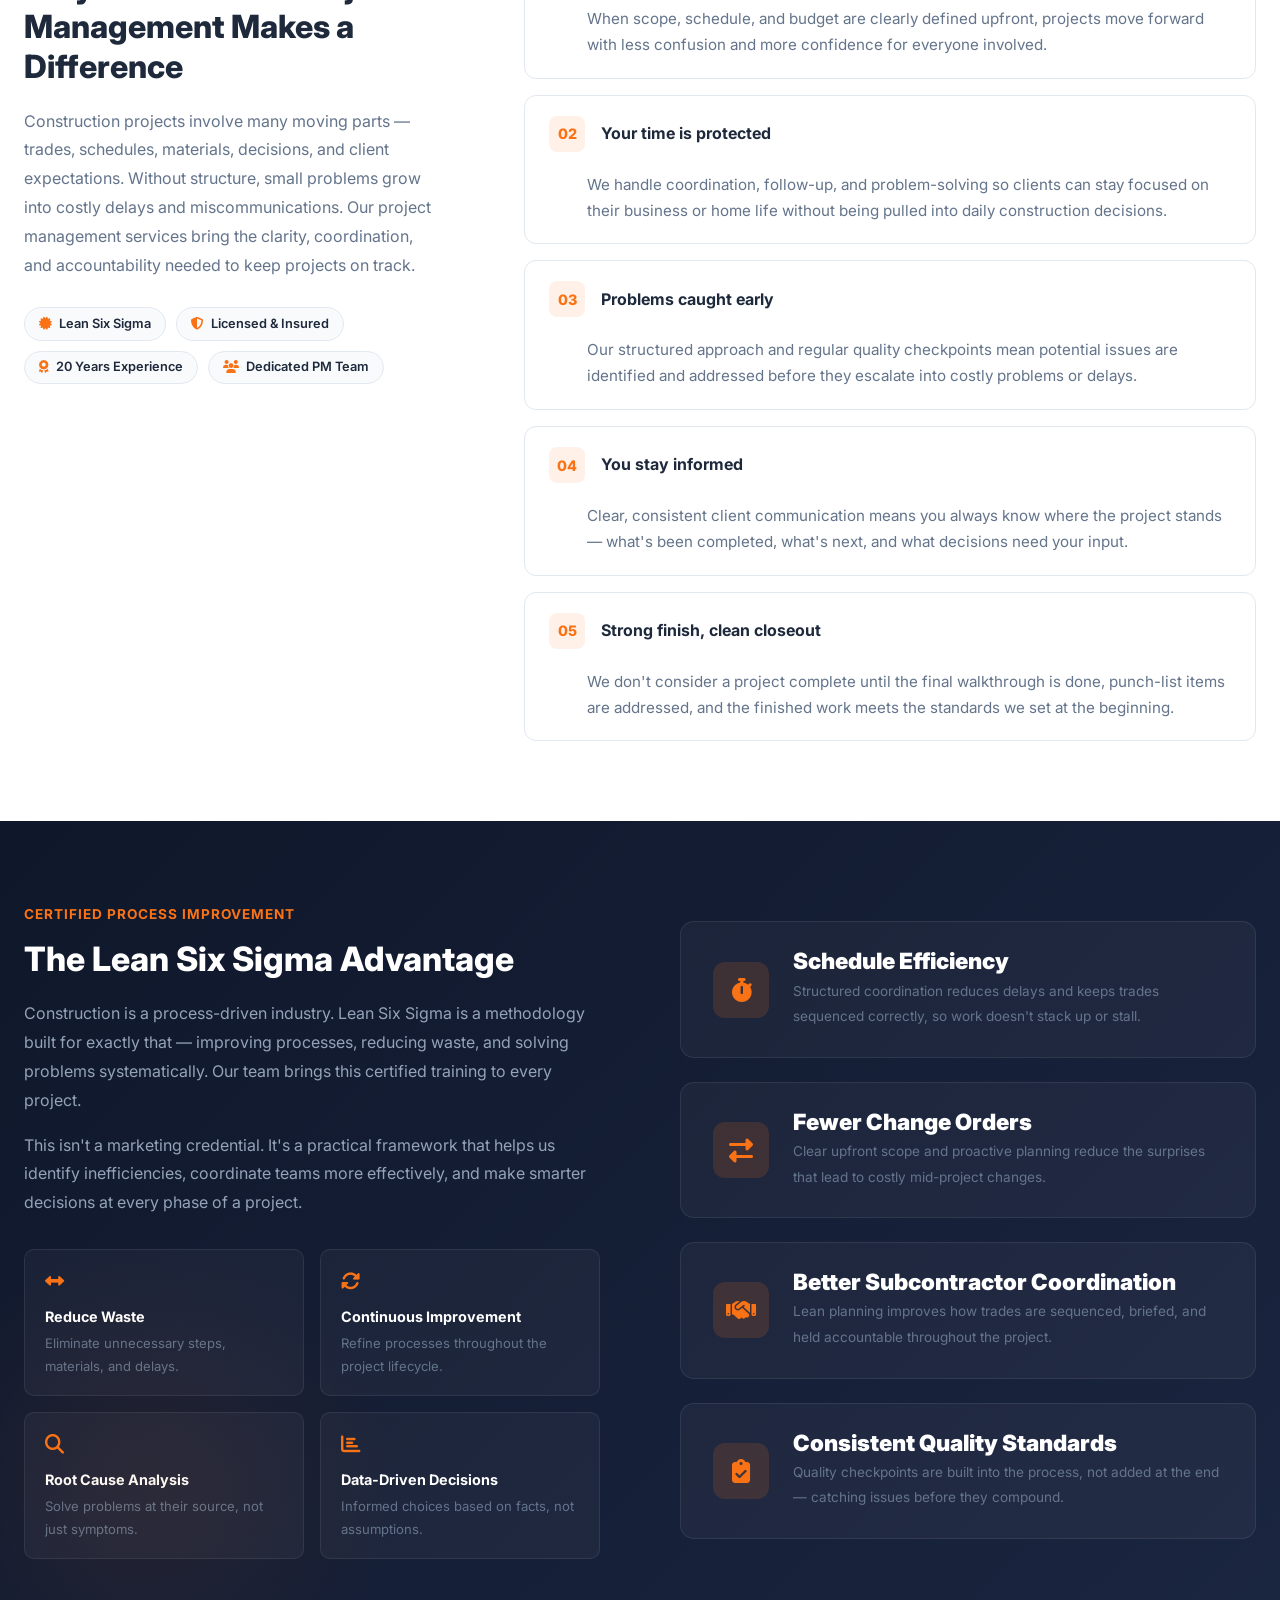
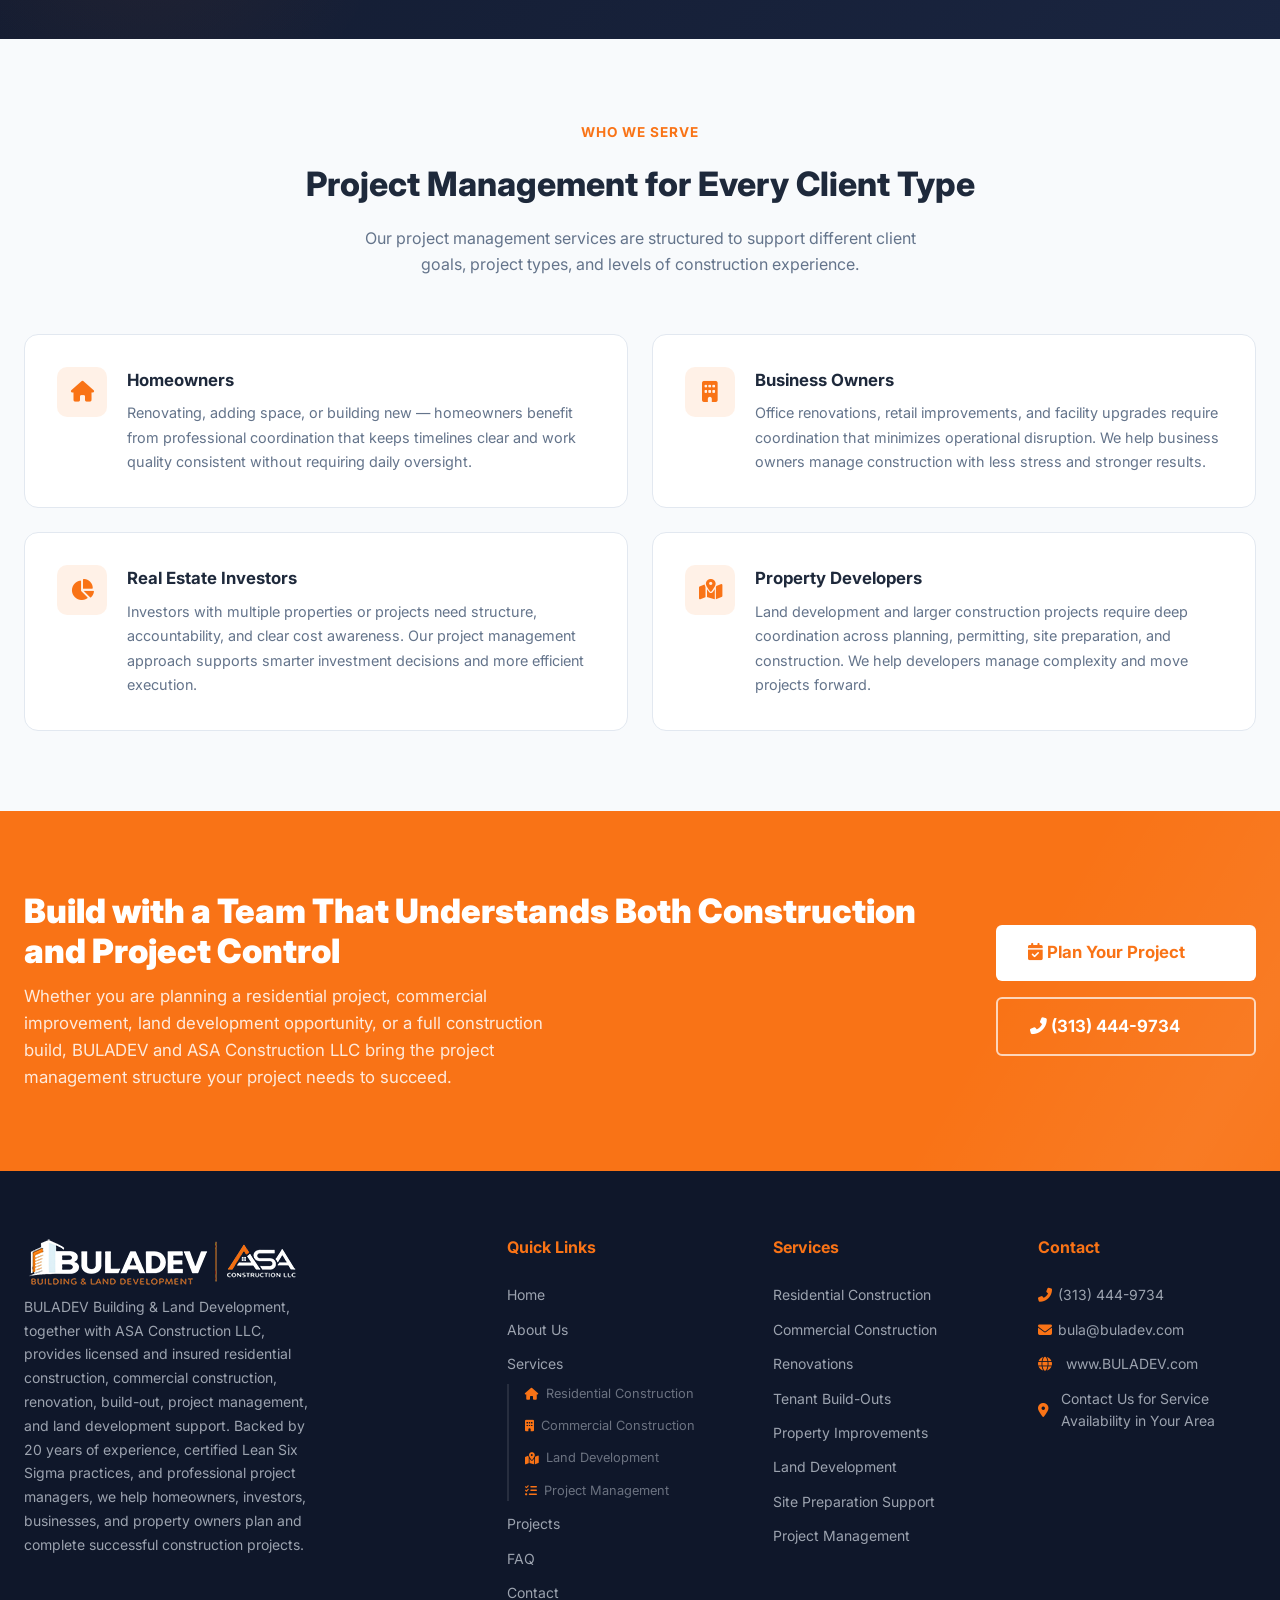
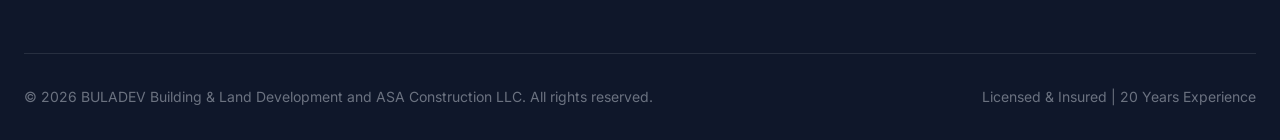
<file: project-management.html>
<!DOCTYPE html>
<html lang="en">
<head>
    <meta charset="UTF-8">
    <meta name="viewport" content="width=device-width, initial-scale=1.0">
    <title>Project Management | BULADEV Building & Land Development</title>
    <meta name="description" content="Professional project management for residential, commercial, and land development projects. Organized planning, clear communication, and quality control.">

    <link rel="preconnect" href="https://fonts.googleapis.com">
    <link href="https://fonts.googleapis.com/css2?family=Inter:wght@300;400;500;600;700;800;900&display=swap" rel="stylesheet">
    <link rel="stylesheet" href="https://cdnjs.cloudflare.com/ajax/libs/font-awesome/6.4.0/css/all.min.css">

    <style>
/* =========================================
   CSS Variables & Reset
   ========================================= */
:root {
    --primary-orange: #F97316;
    --primary-orange-hover: #EA580C;
    --btn-orange-top: #f99d35;
    --btn-orange-bottom: #e85902;
    --btn-blue-top: #1c4774;
    --btn-blue-bottom: #091c35;
    --dark-bg: #0F172A;
    --darker-bg: #020617;
    --light-bg: #F8FAFC;
    --text-dark: #1E293B;
    --text-gray: #64748B;
    --text-light: #F1F5F9;
    --white: #FFFFFF;
    --border-color: #E2E8F0;
    --font-main: 'Inter', 'Segoe UI', Roboto, Helvetica, Arial, sans-serif;
    --shadow-sm: 0 1px 2px 0 rgba(0,0,0,0.05);
    --shadow-md: 0 4px 6px -1px rgba(0,0,0,0.1), 0 2px 4px -1px rgba(0,0,0,0.06);
    --shadow-lg: 0 10px 15px -3px rgba(0,0,0,0.1), 0 4px 6px -2px rgba(0,0,0,0.05);
    --transition: all 0.3s ease;
    --text-shadow-strong: 2px 2px 5px rgba(0,0,0,0.9);
    --text-shadow-light: 1px 1px 3px rgba(0,0,0,0.7);
    --navbar-offset: 112px;
}

*, *::before, *::after { margin: 0; padding: 0; box-sizing: border-box; }
html { scroll-behavior: smooth; }
[id] { scroll-margin-top: var(--navbar-offset); }
body { font-family: var(--font-main); color: var(--text-dark); line-height: 1.6; background: var(--white); }
a { text-decoration: none; color: inherit; }
ul { list-style: none; }
img { max-width: 100%; display: block; }

a:focus-visible, button:focus-visible { outline: 2px solid var(--primary-orange); outline-offset: 2px; }

@media (prefers-reduced-motion: reduce) {
    html { scroll-behavior: auto; }
    .trust-track { animation: none; }
    *, *::before, *::after { transition-duration: 0.01ms !important; animation-duration: 0.01ms !important; }
}

/* =========================================
   Scroll Reveal
   ========================================= */
.reveal { opacity: 0; transform: translateY(32px); transition: opacity 0.65s ease, transform 0.65s ease; }
.reveal.reveal-left  { transform: translateX(-28px); }
.reveal.reveal-right { transform: translateX(28px); }
.reveal.reveal-scale { transform: scale(0.94); }
.reveal.visible { opacity: 1; transform: none; }

/* =========================================
   Utilities
   ========================================= */
.container { width: 100%; max-width: 1280px; margin: 0 auto; padding: 0 1.5rem; }
.text-center { text-align: center; }
.text-orange { color: var(--primary-orange); }
.bg-light { background-color: var(--light-bg); }
.section { padding: 5rem 0; }

.btn {
    display: inline-flex; align-items: center; justify-content: center;
    gap: 0.5rem; padding: 0.75rem 1.5rem; font-weight: 600;
    border-radius: 0.375rem; transition: var(--transition);
    cursor: pointer; border: none; font-size: 1rem;
}
.btn-primary {
    background-color: var(--primary-orange); color: var(--white);
    display: inline-flex; align-items: center; gap: 0.5rem;
    padding: 0.9rem 2rem; font-weight: 700; font-size: 1.05rem;
    border-radius: 6px; transition: var(--transition);
}
.btn-primary:hover { background-color: var(--primary-orange-hover); transform: translateY(-2px); box-shadow: 0 8px 24px rgba(249,115,22,.35); }
.btn-outline-white { background: transparent; color: var(--white); border: 2px solid rgba(255,255,255,0.7); border-radius: 6px; padding: 0.9rem 2rem; font-weight: 700; font-size: 1.05rem; }
.btn-outline-white:hover { background: rgba(255,255,255,0.12); border-color: white; transform: translateY(-2px); }
.btn-white { background: var(--white); color: var(--primary-orange); border-radius: 6px; padding: 0.9rem 2rem; font-weight: 700; font-size: 1.05rem; }
.btn-white:hover { background: #FFF7ED; transform: translateY(-2px); box-shadow: 0 6px 18px rgba(0,0,0,.12); }

.section-tag { color: var(--primary-orange); font-weight: 700; letter-spacing: 1px; font-size: 0.85rem; text-transform: uppercase; }
.section-title { font-size: 2.25rem; font-weight: 800; margin: 0.75rem 0 1rem; line-height: 1.2; color: var(--text-dark); }
.section-desc { font-size: 1.1rem; color: var(--text-gray); max-width: 680px; }

/* =========================================
   Top Bar
   ========================================= */
.top-bar { background: #0F172A; color: #fff; padding: 10px 0; overflow: hidden; }
.top-bar-content { display: flex; align-items: center; gap: 30px; }
.top-contact { display: flex; align-items: center; gap: 20px; flex-shrink: 0; }
.top-contact a { color: #fff; font-size: 13px; font-weight: 500; transition: color 0.2s; }
.top-contact a:hover { color: var(--primary-orange); }
.trust-marquee { flex: 1; overflow: hidden; }
.trust-track { display: flex; align-items: center; gap: 40px; width: max-content; animation: marquee 30s linear infinite; }
.trust-track span { white-space: nowrap; font-size: 13px; font-weight: 600; }
.trust-track i { color: var(--primary-orange); }
.trust-track:hover { animation-play-state: paused; }
@keyframes marquee { 0% { transform: translateX(0); } 100% { transform: translateX(-50%); } }

@media (max-width: 768px) {
    .top-bar-content { flex-direction: column; gap: 8px; }
    .top-contact { justify-content: center; flex-wrap: wrap; }
}

/* =========================================
   Navbar
   ========================================= */
.navbar { background: var(--white); padding: 1rem 0; position: sticky; top: 0; z-index: 100; box-shadow: var(--shadow-sm); transition: var(--transition); }
.nav-container { display: flex; justify-content: space-between; align-items: center; gap: 1.5rem; }
.logo-group { width: 280px; height: 60px; flex-shrink: 0; overflow: hidden; }
.logo-group img { width: 100%; height: 100%; object-fit: contain; object-position: left center; }
.nav-links { display: flex; align-items: center; gap: 2rem; }
.nav-links a { font-weight: 500; color: #0F172A; font-size: 0.95rem; position: relative; padding-bottom: 4px; }
.nav-links a::after { content: ''; position: absolute; bottom: 0; left: 0; width: 0; height: 2px; background: var(--primary-orange); transition: width 0.25s ease; border-radius: 2px; }
.nav-links a:hover::after, .nav-links a.active::after { width: 100%; }
.nav-links a:hover, .nav-links a.active { color: var(--primary-orange); }

.dropdown { position: relative; }
.dropdown-toggle { display: flex; align-items: center; gap: 6px; }
.dropdown-toggle i { font-size: 0.75rem; transition: transform 0.2s; }
.dropdown:hover .dropdown-toggle i, .dropdown:focus-within .dropdown-toggle i { transform: rotate(180deg); }
.dropdown-menu { position: absolute; top: 100%; left: 0; min-width: 260px; background: #fff; border-radius: 10px; box-shadow: 0 10px 30px rgba(0,0,0,.12); padding: 10px 0; opacity: 0; visibility: hidden; transform: translateY(10px); transition: .3s ease; z-index: 999; }
.dropdown:hover .dropdown-menu, .dropdown:focus-within .dropdown-menu { opacity: 1; visibility: visible; transform: translateY(0); }
.dropdown-menu a { display: block; padding: 12px 20px; transition: background 0.2s, color 0.2s, padding-left 0.2s; }
.dropdown-menu a:hover { background: var(--light-bg); color: var(--primary-orange); padding-left: 28px; }
.dropdown-menu a.active-sub { color: var(--primary-orange); font-weight: 700; padding-left: 28px; }

.nav-cta { background: var(--primary-orange); color: white; padding: 0.6rem 1.25rem; border-radius: 6px; font-weight: 700; font-size: 0.9rem; transition: var(--transition); }
.nav-cta:hover { background: var(--primary-orange-hover); transform: translateY(-1px); }

.mobile-menu-btn { display: none; background: none; border: none; font-size: 1.5rem; cursor: pointer; color: var(--text-dark); transition: color 0.2s; }
.mobile-menu-btn:hover { color: var(--primary-orange); }
.mobile-menu-overlay { position: fixed; inset: 0; background: rgba(15,23,42,0.5); z-index: 999; opacity: 0; visibility: hidden; transition: opacity 0.3s ease, visibility 0.3s ease; }
.mobile-menu-overlay.active { opacity: 1; visibility: visible; }
.mobile-menu { position: fixed; top: 0; right: -100%; width: 80%; max-width: 300px; height: 100vh; background: var(--white); z-index: 1000; padding: 2rem; display: flex; flex-direction: column; gap: 1.25rem; box-shadow: -5px 0 15px rgba(0,0,0,0.1); transition: right 0.3s ease; overflow-y: auto; }
.mobile-menu.active { right: 0; }
.mobile-menu a { font-size: 1.05rem; font-weight: 600; color: var(--text-dark); transition: color 0.2s; }
.mobile-menu a.active, .mobile-menu a:hover { color: var(--primary-orange); }
.mobile-submenu { display: flex; flex-direction: column; gap: 0.9rem; padding-left: 1rem; margin-top: -0.5rem; border-left: 2px solid var(--border-color); }
.mobile-submenu a { font-size: 0.9rem; font-weight: 500; color: var(--text-gray); }
.close-menu-btn { align-self: flex-end; background: none; border: none; font-size: 1.5rem; cursor: pointer; transition: color 0.2s, transform 0.2s; }
.close-menu-btn:hover { color: var(--primary-orange); transform: rotate(90deg); }

@media (max-width: 768px) {
    .nav-links, .nav-cta { display: none; }
    .mobile-menu-btn { display: block; }
    .top-bar { display: none; }
}

/* =========================================
   BREADCRUMB
   ========================================= */
.breadcrumb-bar {
    background: var(--light-bg);
    border-bottom: 1px solid var(--border-color);
    padding: 0.75rem 0;
}
.breadcrumb {
    display: flex; align-items: center; gap: 0.5rem;
    font-size: 0.85rem; color: var(--text-gray);
}
.breadcrumb a { color: var(--text-gray); transition: color 0.2s; }
.breadcrumb a:hover { color: var(--primary-orange); }
.breadcrumb .sep { color: #CBD5E1; }
.breadcrumb .current { color: var(--primary-orange); font-weight: 600; }

/* =========================================
   PAGE HERO
   ========================================= */
.pm-hero {
    position: relative;
    min-height: 540px;
    display: flex;
    align-items: center;
    overflow: hidden;
    background-image: url('img/project.png');
    background-size: cover;
    background-position: center top;
    background-repeat: no-repeat;
}

/* Dark overlay for text legibility */
.pm-hero::before {
    content: '';
    position: absolute; inset: 0;
    background: linear-gradient(
        105deg,
        rgba(10, 18, 35, 0.92) 0%,
        rgba(10, 18, 35, 0.80) 55%,
        rgba(10, 18, 35, 0.55) 100%
    );
    pointer-events: none;
}

/* Orange accent bar left */
.pm-hero::after {
    content: '';
    position: absolute;
    left: 0; top: 0; bottom: 0;
    width: 6px;
    background: linear-gradient(to bottom, var(--primary-orange), #EA580C);
}

.pm-hero-inner {
    position: relative;
    z-index: 2;
    display: grid;
    grid-template-columns: 1fr 420px;
    gap: 5rem;
    align-items: center;
    padding: 5rem 0;
}

.pm-hero-eyebrow {
    display: inline-flex;
    align-items: center;
    gap: 0.6rem;
    background: rgba(249,115,22,0.12);
    border: 1px solid rgba(249,115,22,0.3);
    color: var(--primary-orange);
    font-size: 0.8rem;
    font-weight: 700;
    letter-spacing: 1.5px;
    text-transform: uppercase;
    padding: 0.4rem 1rem;
    border-radius: 100px;
    margin-bottom: 1.5rem;
}

.pm-hero h1 {
    font-size: clamp(2rem, 4vw, 3.25rem);
    font-weight: 900;
    color: var(--white);
    line-height: 1.1;
    letter-spacing: -0.5px;
    margin-bottom: 1.25rem;
}

.pm-hero h1 .accent {
    color: var(--primary-orange);
}

.pm-hero-sub {
    font-size: 1.1rem;
    color: #94A3B8;
    max-width: 520px;
    line-height: 1.7;
    margin-bottom: 2.5rem;
}

.pm-hero-actions {
    display: flex;
    gap: 1rem;
    flex-wrap: wrap;
}

/* Hero right: stat card stack */
.hero-stat-stack {
    display: flex;
    flex-direction: column;
    gap: 1rem;
}

.hero-stat-card {
    background: rgba(255,255,255,0.05);
    border: 1px solid rgba(255,255,255,0.1);
    border-radius: 12px;
    padding: 1.25rem 1.5rem;
    display: flex;
    align-items: center;
    gap: 1.25rem;
    transition: background 0.3s, transform 0.3s;
}

.hero-stat-card:hover {
    background: rgba(249,115,22,0.1);
    border-color: rgba(249,115,22,0.3);
    transform: translateX(6px);
}

.hero-stat-icon {
    width: 48px; height: 48px;
    background: var(--primary-orange);
    border-radius: 10px;
    display: flex; align-items: center; justify-content: center;
    font-size: 1.3rem; color: white;
    flex-shrink: 0;
    transition: transform 0.3s;
}

.hero-stat-card:hover .hero-stat-icon {
    transform: scale(1.1) rotate(-5deg);
}

.hero-stat-label {
    font-size: 0.8rem;
    color: #64748B;
    text-transform: uppercase;
    letter-spacing: 1px;
    margin-bottom: 0.2rem;
}

.hero-stat-value {
    font-size: 1.1rem;
    font-weight: 700;
    color: var(--white);
    line-height: 1.2;
}

@media (max-width: 900px) {
    .pm-hero-inner { grid-template-columns: 1fr; gap: 3rem; }
    .hero-stat-stack { display: grid; grid-template-columns: 1fr 1fr; }
}

@media (max-width: 480px) {
    .pm-hero h1 { font-size: 1.9rem; }
    .hero-stat-stack { grid-template-columns: 1fr; }
}

/* =========================================
   INTRO / OVERVIEW
   ========================================= */
.pm-intro {
    padding: 5rem 0;
    background: var(--white);
}

.pm-intro-inner {
    display: grid;
    grid-template-columns: 1fr 1fr;
    gap: 5rem;
    align-items: center;
}

.pm-intro-text .section-tag { display: block; margin-bottom: 0.75rem; }
.pm-intro-text h2 { font-size: 2.1rem; font-weight: 800; line-height: 1.2; margin-bottom: 1.25rem; }
.pm-intro-text p { color: var(--text-gray); font-size: 1rem; line-height: 1.8; margin-bottom: 1rem; }

.pm-intro-visual {
    position: relative;
}

/* Stylized project image with overlay badge */
.pm-intro-img-wrap {
    border-radius: 16px;
    overflow: hidden;
    box-shadow: 0 24px 60px rgba(0,0,0,.16);
    position: relative;
    aspect-ratio: 4/3;
    background: linear-gradient(135deg, #1E293B, #0F172A);
}

.pm-intro-img-wrap img {
    width: 100%; height: 100%; object-fit: cover;
    transition: transform 0.5s ease;
}

.pm-intro-img-wrap:hover img { transform: scale(1.04); }

.pm-badge {
    position: absolute;
    bottom: 1.5rem;
    left: 1.5rem;
    background: var(--primary-orange);
    color: white;
    border-radius: 8px;
    padding: 0.75rem 1.25rem;
    font-size: 0.85rem;
    font-weight: 700;
    display: flex;
    align-items: center;
    gap: 0.6rem;
    box-shadow: 0 4px 16px rgba(249,115,22,.4);
}

.pm-badge i { font-size: 1rem; }

/* Lean Six Sigma callout box */
.lean-box {
    background: linear-gradient(135deg, #FFF7ED, #FFEDD5);
    border: 1px solid rgba(249,115,22,0.25);
    border-left: 4px solid var(--primary-orange);
    border-radius: 0 10px 10px 0;
    padding: 1.25rem 1.5rem;
    margin-top: 1.5rem;
    display: flex;
    gap: 1rem;
    align-items: flex-start;
}

.lean-box-icon { color: var(--primary-orange); font-size: 1.4rem; padding-top: 0.1rem; flex-shrink: 0; }
.lean-box-text strong { display: block; font-weight: 700; color: var(--text-dark); margin-bottom: 0.25rem; }
.lean-box-text span { color: var(--text-gray); font-size: 0.9rem; }

@media (max-width: 900px) {
    .pm-intro-inner { grid-template-columns: 1fr; gap: 2.5rem; }
}

/* =========================================
   WHAT WE HELP WITH
   ========================================= */
.pm-services {
    padding: 5rem 0;
    background: var(--dark-bg);
    position: relative;
    overflow: hidden;
}

.pm-services::before {
    content: '';
    position: absolute;
    top: -80px; right: -80px;
    width: 400px; height: 400px;
    border-radius: 50%;
    background: radial-gradient(circle, rgba(249,115,22,0.08) 0%, transparent 70%);
    pointer-events: none;
}

.pm-services .section-tag { color: var(--primary-orange); }
.pm-services-header { margin-bottom: 3.5rem; }
.pm-services-header h2 { font-size: 2.25rem; font-weight: 800; color: var(--white); margin: 0.75rem 0 1rem; line-height: 1.2; }
.pm-services-header p { color: #94A3B8; font-size: 1.05rem; max-width: 600px; }

.pm-services-grid {
    display: grid;
    grid-template-columns: repeat(4, 1fr);
    gap: 1.5rem;
}

.pm-service-tile {
    background: rgba(255,255,255,0.04);
    border: 1px solid rgba(255,255,255,0.08);
    border-radius: 14px;
    padding: 2rem 1.5rem;
    transition: background 0.3s, border-color 0.3s, transform 0.3s;
    position: relative;
    overflow: hidden;
}

.pm-service-tile::before {
    content: '';
    position: absolute;
    bottom: 0; left: 0; right: 0;
    height: 3px;
    background: var(--primary-orange);
    transform: scaleX(0);
    transform-origin: left;
    transition: transform 0.35s ease;
}

.pm-service-tile:hover::before { transform: scaleX(1); }

.pm-service-tile:hover {
    background: rgba(249,115,22,0.06);
    border-color: rgba(249,115,22,0.25);
    transform: translateY(-6px);
}

.pm-tile-icon {
    width: 52px; height: 52px;
    background: rgba(249,115,22,0.12);
    border-radius: 12px;
    display: flex; align-items: center; justify-content: center;
    font-size: 1.4rem;
    color: var(--primary-orange);
    margin-bottom: 1.25rem;
    transition: transform 0.3s, background 0.3s;
}

.pm-service-tile:hover .pm-tile-icon {
    transform: scale(1.15) rotate(-8deg);
    background: var(--primary-orange);
    color: white;
}

.pm-service-tile h3 {
    font-size: 1.05rem;
    font-weight: 700;
    color: var(--white);
    margin-bottom: 0.6rem;
}

.pm-service-tile p {
    font-size: 0.9rem;
    color: #94A3B8;
    line-height: 1.7;
}

@media (max-width: 1024px) { .pm-services-grid { grid-template-columns: repeat(2, 1fr); } }
@media (max-width: 480px) { .pm-services-grid { grid-template-columns: 1fr; } }

/* =========================================
   PROCESS STEPS
   ========================================= */
.pm-process {
    padding: 5rem 0;
    background: var(--light-bg);
}

.pm-process-header { text-align: center; margin-bottom: 4rem; }
.pm-process-header h2 { font-size: 2.25rem; font-weight: 800; margin: 0.75rem 0 1rem; }
.pm-process-header p { color: var(--text-gray); font-size: 1.05rem; max-width: 580px; margin: 0 auto; }

.process-timeline {
    display: grid;
    grid-template-columns: repeat(6, 1fr);
    gap: 0;
    position: relative;
}

/* Connector line */
.process-timeline::before {
    content: '';
    position: absolute;
    top: 35px;
    left: calc(100% / 12);
    right: calc(100% / 12);
    height: 2px;
    background: linear-gradient(to right, var(--primary-orange), rgba(249,115,22,0.2));
    z-index: 0;
}

.pt-step {
    display: flex;
    flex-direction: column;
    align-items: center;
    text-align: center;
    padding: 0 0.5rem;
    position: relative;
    z-index: 1;
}

.pt-num {
    width: 70px; height: 70px;
    border-radius: 50%;
    background: var(--white);
    border: 3px solid var(--border-color);
    display: flex; align-items: center; justify-content: center;
    font-size: 1.3rem; font-weight: 900;
    color: var(--text-dark);
    margin-bottom: 1.5rem;
    transition: background 0.3s, border-color 0.3s, color 0.3s, transform 0.3s, box-shadow 0.3s;
    box-shadow: 0 2px 8px rgba(0,0,0,.06);
}

.pt-step:hover .pt-num {
    background: var(--primary-orange);
    border-color: var(--primary-orange);
    color: white;
    transform: scale(1.1);
    box-shadow: 0 0 0 8px rgba(249,115,22,0.15);
}

.pt-step h3 { font-size: 0.95rem; font-weight: 700; margin-bottom: 0.4rem; color: var(--text-dark); }
.pt-step p { font-size: 0.8rem; color: var(--text-gray); line-height: 1.5; }

@media (max-width: 1024px) {
    .process-timeline { grid-template-columns: repeat(3, 1fr); gap: 2rem; }
    .process-timeline::before { display: none; }
}
@media (max-width: 600px) {
    .process-timeline { grid-template-columns: repeat(2, 1fr); }
}
@media (max-width: 400px) {
    .process-timeline { grid-template-columns: 1fr; }
}

/* =========================================
   WHY IT MATTERS
   ========================================= */
.pm-why {
    padding: 5rem 0;
    background: var(--white);
}

.pm-why-inner {
    display: grid;
    grid-template-columns: 420px 1fr;
    gap: 5rem;
    align-items: start;
}

.pm-why-sticky { position: sticky; top: calc(var(--navbar-offset) + 2rem); }

.pm-why-sticky h2 { font-size: 2rem; font-weight: 800; line-height: 1.25; margin: 0.75rem 0 1.25rem; }
.pm-why-sticky p { color: var(--text-gray); line-height: 1.8; margin-bottom: 1.75rem; }

/* Credential pills */
.cred-pills { display: flex; flex-wrap: wrap; gap: 0.6rem; }
.cred-pill {
    display: inline-flex; align-items: center; gap: 0.4rem;
    background: var(--light-bg); border: 1px solid var(--border-color);
    border-radius: 100px; padding: 0.35rem 0.9rem;
    font-size: 0.8rem; font-weight: 600; color: var(--text-dark);
    transition: background 0.2s, border-color 0.2s, color 0.2s;
}
.cred-pill i { color: var(--primary-orange); }
.cred-pill:hover { background: #FFF7ED; border-color: rgba(249,115,22,0.3); color: var(--primary-orange); }

/* Accordion-style benefits */
.pm-benefits { display: flex; flex-direction: column; gap: 1rem; }

.pm-benefit {
    border: 1px solid var(--border-color);
    border-radius: 12px;
    overflow: hidden;
    transition: border-color 0.3s, box-shadow 0.3s;
}

.pm-benefit:hover {
    border-color: rgba(249,115,22,0.4);
    box-shadow: 0 4px 20px rgba(249,115,22,0.08);
}

.pm-benefit-header {
    display: flex; align-items: center; gap: 1rem;
    padding: 1.25rem 1.5rem;
    background: transparent;
    cursor: default;
}

.pm-benefit-num {
    width: 36px; height: 36px; flex-shrink: 0;
    background: rgba(249,115,22,0.1);
    border-radius: 8px;
    display: flex; align-items: center; justify-content: center;
    font-size: 0.9rem; font-weight: 800;
    color: var(--primary-orange);
    transition: background 0.3s, color 0.3s;
}

.pm-benefit:hover .pm-benefit-num {
    background: var(--primary-orange);
    color: white;
}

.pm-benefit-header h3 { font-size: 1rem; font-weight: 700; color: var(--text-dark); }
.pm-benefit-body { padding: 0 1.5rem 1.25rem 3.9rem; color: var(--text-gray); font-size: 0.95rem; line-height: 1.7; }

@media (max-width: 900px) {
    .pm-why-inner { grid-template-columns: 1fr; gap: 2.5rem; }
    .pm-why-sticky { position: static; }
}

/* =========================================
   LEAN SIX SIGMA HIGHLIGHT
   ========================================= */
.pm-lean {
    padding: 5rem 0;
    background: linear-gradient(135deg, #0F172A 0%, #1a2540 100%);
    position: relative;
    overflow: hidden;
}

.pm-lean::before {
    content: '';
    position: absolute;
    bottom: -100px; left: -100px;
    width: 500px; height: 500px;
    border-radius: 50%;
    background: radial-gradient(circle, rgba(249,115,22,0.07) 0%, transparent 70%);
}

.pm-lean-inner {
    display: grid;
    grid-template-columns: 1fr 1fr;
    gap: 5rem;
    align-items: center;
}

.pm-lean-left h2 { font-size: 2.1rem; font-weight: 800; color: white; line-height: 1.2; margin: 0.75rem 0 1.25rem; }
.pm-lean-left p { color: #94A3B8; line-height: 1.8; margin-bottom: 1rem; }

.lean-principles {
    display: grid;
    grid-template-columns: 1fr 1fr;
    gap: 1rem;
    margin-top: 2rem;
}

.lean-principle {
    background: rgba(255,255,255,0.04);
    border: 1px solid rgba(255,255,255,0.08);
    border-radius: 10px;
    padding: 1rem 1.25rem;
    transition: background 0.3s, border-color 0.3s;
}

.lean-principle:hover {
    background: rgba(249,115,22,0.08);
    border-color: rgba(249,115,22,0.25);
}

.lean-principle-icon { color: var(--primary-orange); font-size: 1.2rem; margin-bottom: 0.5rem; }
.lean-principle h4 { font-size: 0.9rem; font-weight: 700; color: white; margin-bottom: 0.25rem; }
.lean-principle p { font-size: 0.82rem; color: #64748B; margin: 0; }

/* Right side: large visual metric */
.pm-lean-right {
    display: flex;
    flex-direction: column;
    gap: 1.5rem;
}

.lean-metric-card {
    background: rgba(255,255,255,0.04);
    border: 1px solid rgba(255,255,255,0.08);
    border-radius: 14px;
    padding: 1.75rem 2rem;
    display: flex;
    align-items: center;
    gap: 1.5rem;
    transition: background 0.3s, transform 0.3s, border-color 0.3s;
}

.lean-metric-card:hover {
    background: rgba(249,115,22,0.06);
    border-color: rgba(249,115,22,0.2);
    transform: translateX(-6px);
}

.lean-metric-icon {
    width: 56px; height: 56px; flex-shrink: 0;
    background: rgba(249,115,22,0.15);
    border-radius: 12px;
    display: flex; align-items: center; justify-content: center;
    font-size: 1.5rem;
    color: var(--primary-orange);
    transition: transform 0.3s;
}

.lean-metric-card:hover .lean-metric-icon { transform: scale(1.1) rotate(-5deg); }

.lean-metric-body strong { display: block; font-size: 1.4rem; font-weight: 900; color: white; line-height: 1; margin-bottom: 0.3rem; }
.lean-metric-body span { font-size: 0.85rem; color: #64748B; }

@media (max-width: 900px) {
    .pm-lean-inner { grid-template-columns: 1fr; gap: 3rem; }
    .lean-principles { grid-template-columns: 1fr 1fr; }
}

@media (max-width: 480px) {
    .lean-principles { grid-template-columns: 1fr; }
}

/* =========================================
   WHO WE SERVE
   ========================================= */
.pm-clients {
    padding: 5rem 0;
    background: var(--light-bg);
}

.pm-clients-header { text-align: center; margin-bottom: 3.5rem; }
.pm-clients-header h2 { font-size: 2.1rem; font-weight: 800; margin: 0.75rem 0 1rem; }
.pm-clients-header p { color: var(--text-gray); max-width: 560px; margin: 0 auto; }

.pm-clients-grid {
    display: grid;
    grid-template-columns: repeat(2, 1fr);
    gap: 1.5rem;
}

.pm-client-card {
    background: var(--white);
    border: 1px solid var(--border-color);
    border-radius: 14px;
    padding: 2rem;
    display: flex;
    gap: 1.25rem;
    transition: border-color 0.3s, box-shadow 0.3s, transform 0.3s;
}

.pm-client-card:hover {
    border-color: rgba(249,115,22,0.3);
    box-shadow: 0 8px 32px rgba(249,115,22,0.07);
    transform: translateY(-4px);
}

.pm-client-icon {
    width: 50px; height: 50px; flex-shrink: 0;
    background: rgba(249,115,22,0.1);
    border-radius: 10px;
    display: flex; align-items: center; justify-content: center;
    font-size: 1.3rem; color: var(--primary-orange);
    transition: transform 0.3s, background 0.3s, color 0.3s;
}

.pm-client-card:hover .pm-client-icon {
    background: var(--primary-orange);
    color: white;
    transform: scale(1.1) rotate(-5deg);
}

.pm-client-card h3 { font-size: 1.05rem; font-weight: 700; margin-bottom: 0.5rem; }
.pm-client-card p { font-size: 0.9rem; color: var(--text-gray); line-height: 1.7; }

@media (max-width: 640px) { .pm-clients-grid { grid-template-columns: 1fr; } }

/* =========================================
   CTA SECTION
   ========================================= */
.pm-cta {
    background: var(--primary-orange);
    padding: 5rem 0;
    position: relative;
    overflow: hidden;
}

.pm-cta::before {
    content: '';
    position: absolute; inset: 0;
    background: linear-gradient(120deg, transparent 40%, rgba(255,255,255,0.06) 50%, transparent 60%);
    background-size: 200% 100%;
    animation: ctaShimmer 3s linear infinite;
}

@keyframes ctaShimmer { 0% { background-position: 200% 0; } 100% { background-position: -200% 0; } }

.pm-cta-inner {
    position: relative; z-index: 1;
    display: grid;
    grid-template-columns: 1fr auto;
    gap: 3rem;
    align-items: center;
}

.pm-cta-left h2 { font-size: 2.1rem; font-weight: 900; color: white; margin-bottom: 0.75rem; line-height: 1.2; }
.pm-cta-left p { color: rgba(255,255,255,0.85); font-size: 1.05rem; max-width: 560px; }

.pm-cta-right {
    display: flex;
    flex-direction: column;
    gap: 1rem;
    min-width: 260px;
}

@media (max-width: 768px) {
    .pm-cta-inner { grid-template-columns: 1fr; gap: 2rem; }
    .pm-cta-right { flex-direction: row; flex-wrap: wrap; min-width: 0; }
}

/* =========================================
   FOOTER
   ========================================= */
.footer { 
    background: var(--dark-bg); 
    color: var(--text-light); 
    padding: 4rem 0 2rem; }

.footer-grid { 
    display: grid; 
    grid-template-columns: 2fr 1fr 1fr 1fr; 
    gap: 3rem; margin-bottom: 3rem; 
}
.footer-logo-group { 
    width: 240px; 
    height: 52px; overflow: hidden; 
    margin-bottom: 1.25rem; 
}
.footer-logo-group img { 
    width: 100%; 
    height: 100%; 
    object-fit: contain; 
    object-position: left center; 
    /*filter: brightness(0) invert(1); 
    opacity: 0.85; */
}
.footer-desc { color: #9CA3AF; font-size: 0.875rem; max-width: 300px; line-height: 1.7; }
.footer-col h4 { color: var(--primary-orange); font-size: 1rem; font-weight: 700; margin-bottom: 1.5rem; }
.footer-col ul { display: flex; flex-direction: column; gap: 0.75rem; }
.footer-col ul a, .footer-col ul li { color: #9CA3AF; font-size: 0.875rem; transition: color 0.2s, padding-left 0.2s; }
.footer-col ul a:hover { color: var(--white); padding-left: 4px; }
.footer-col ul a.active-footer { color: var(--white); }
.contact-list li { display: flex; align-items: center; gap: 0.75rem; }
.contact-list i { color: var(--primary-orange); width: 1rem; }
.footer-bottom { border-top: 1px solid rgba(255,255,255,0.1); padding-top: 2rem; display: flex; justify-content: space-between; color: #6B7280; font-size: 0.875rem; }

.footer-col .submenu { margin-top: 0.5rem; padding-left: 1rem; border-left: 2px solid rgba(255,255,255,0.1); }
.footer-col .submenu li a { font-size: 0.8rem; color: #6B7280; display: flex; align-items: center; gap: 0.4rem; }
.footer-col .submenu li a i { font-size: 0.75rem; color: var(--primary-orange); }

@media (max-width: 1024px) { .footer-grid { grid-template-columns: 1fr 1fr; } }
@media (max-width: 640px) { .footer-grid { grid-template-columns: 1fr; gap: 2rem; } .footer-bottom { flex-direction: column; gap: 0.75rem; } }

/* =========================================
   Section spacing fix
   ========================================= */
section + section { margin-top: 0; }
    </style>
</head>
<body>

<!-- Top Trust Bar -->
<div class="top-bar">
    <div class="container top-bar-content">
        <div class="top-contact">
            <a href="tel:3134449734"><i class="fas fa-phone-alt"></i> (313) 444-9734</a>
            <a href="mailto:bula@buladev.com"><i class="fas fa-envelope"></i> bula@buladev.com</a>
        </div>
        <div class="trust-marquee">
            <div class="trust-track">
                <span><i class="fas fa-star"></i> 20 YEARS EXPERIENCE</span>
                <span><i class="fas fa-shield-alt"></i> LICENSED & INSURED</span>
                <span><i class="fas fa-chart-line"></i> LEAN SIX SIGMA CERTIFIED</span>
                <span><i class="fas fa-tasks"></i> PROFESSIONAL PROJECT MANAGEMENT</span>
                <span><i class="fas fa-star"></i> 20 YEARS EXPERIENCE</span>
                <span><i class="fas fa-shield-alt"></i> LICENSED & INSURED</span>
                <span><i class="fas fa-chart-line"></i> LEAN SIX SIGMA CERTIFIED</span>
                <span><i class="fas fa-tasks"></i> PROFESSIONAL PROJECT MANAGEMENT</span>
            </div>
        </div>
    </div>
</div>

<!-- Navigation -->
<header class="navbar" id="navbar">
    <div class="container nav-container">
        <div class="logo-group">
            <a href="index.html">
                <a href="index.html"><img src="img/header logo.png" alt="BULADEV Logo"></a>
            </a>
        </div>
        <nav class="nav-links" id="nav-links">
            <a href="index.html">Home</a>
            <a href="about.html">About Us</a>
            <div class="dropdown">
                <a href="services.html" class="dropdown-toggle active">
                    Services <i class="fas fa-chevron-down"></i>
                </a>
                <div class="dropdown-menu">
                    <a href="residential-construction.html"><i class="fas fa-home"></i> Residential Construction</a>
                    <a href="commercial.html"><i class="fas fa-building"></i> Commercial Construction</a>
                    <a href="land-development.html"><i class="fas fa-map-marked-alt"></i> Land Development</a>
                    <a href="project-management.html"><i class="fas fa-tasks"></i> Project Management</a>
                </div>
            </div>
            <a href="portfolio.html">Projects</a>
            <a href="process.html">Our Process</a>
            <a href="contact.html">Contact</a>
        </nav>
        <a href="contact.html" class="nav-cta">Start Your Project</a>
        <button class="mobile-menu-btn" id="mobile-menu-btn" aria-label="Open menu" aria-expanded="false">
            <i class="fas fa-bars"></i>
        </button>
    </div>
</header>

<!-- Mobile Menu -->
<div class="mobile-menu-overlay" id="mobile-menu-overlay"></div>
<div class="mobile-menu" id="mobile-menu">
    <button class="close-menu-btn" id="close-menu-btn" aria-label="Close menu"><i class="fas fa-times"></i></button>
    <a href="index.html">Home</a>
    <a href="about.html">About Us</a>
    <a href="services.html">Services</a>
    <div class="mobile-submenu">
        <a href="residential-construction.html">Residential Construction</a>
        <a href="commercial.html">Commercial Construction</a>
        <a href="land-development.html">Land Development</a>
        <a href="project-management.html" class="active">Project Management</a>
    </div>
    <a href="portfolio.html">Projects</a>
    <a href="process.html">Our Process</a>
    <a href="contact.html">Contact</a>
    <a href="contact.html" class="btn-primary">Start Your Project</a>
</div>

<!-- Breadcrumb -->
<div class="breadcrumb-bar">
    <div class="container">
        <nav class="breadcrumb" aria-label="Breadcrumb">
            <a href="index.html">Home</a>
            <span class="sep"><i class="fas fa-chevron-right" style="font-size:0.7rem;"></i></span>
            <a href="services.html">Services</a>
            <span class="sep"><i class="fas fa-chevron-right" style="font-size:0.7rem;"></i></span>
            <span class="current">Project Management</span>
        </nav>
    </div>
</div>

<main>

<!-- ============================================================
     HERO
     ============================================================ -->
<section class="pm-hero">
    <div class="container">
        <div class="pm-hero-inner">
            <div class="pm-hero-left">
                <div class="pm-hero-eyebrow">
                    <i class="fas fa-tasks"></i>
                    Project Management Services
                </div>
                <h1>
                    Professional Project Management for <span class="accent">Better Construction Outcomes</span>
                </h1>
                <p class="pm-hero-sub">
                    Organized planning, clear communication, schedule coordination, and quality control for residential, commercial, and development projects.
                </p>
                <div class="pm-hero-actions">
                    <a href="contact.html" class="btn-primary">
                        <i class="fas fa-calendar-check"></i> Plan Your Project
                    </a>
                    <a href="#pm-services" class="btn-outline-white">
                        What We Cover
                    </a>
                </div>
            </div>

            <div class="hero-stat-stack">
                <div class="hero-stat-card reveal reveal-right" style="transition-delay:0ms">
                    <div class="hero-stat-icon"><i class="fas fa-award"></i></div>
                    <div>
                        <div class="hero-stat-label">Experience</div>
                        <div class="hero-stat-value">20 Years in Construction & Development</div>
                    </div>
                </div>
                <div class="hero-stat-card reveal reveal-right" style="transition-delay:80ms">
                    <div class="hero-stat-icon"><i class="fas fa-chart-line"></i></div>
                    <div>
                        <div class="hero-stat-label">Certification</div>
                        <div class="hero-stat-value">Lean Six Sigma Certified Team</div>
                    </div>
                </div>
                <div class="hero-stat-card reveal reveal-right" style="transition-delay:160ms">
                    <div class="hero-stat-icon"><i class="fas fa-shield-alt"></i></div>
                    <div>
                        <div class="hero-stat-label">Coverage</div>
                        <div class="hero-stat-value">Licensed & Insured Operations</div>
                    </div>
                </div>
                <div class="hero-stat-card reveal reveal-right" style="transition-delay:240ms">
                    <div class="hero-stat-icon"><i class="fas fa-users"></i></div>
                    <div>
                        <div class="hero-stat-label">Approach</div>
                        <div class="hero-stat-value">Dedicated Project Managers on Every Job</div>
                    </div>
                </div>
            </div>
        </div>
    </div>
</section>

<!-- ============================================================
     INTRO / OVERVIEW
     ============================================================ -->
<section class="pm-intro" id="pm-overview">
    <div class="container">
        <div class="pm-intro-inner">

            <div class="pm-intro-text reveal reveal-left">
                <span class="section-tag">Our Approach</span>
                <h2>Construction Requires More Than Labor</h2>
                <p>Strong construction results require planning, organization, communication, documentation, coordination, and quality control. BULADEV and ASA Construction LLC bring professional project management to construction and development projects so clients have a clearer path from concept to completion.</p>
                <p>Our project management approach supports homeowners, business owners, investors, and property developers who want more structure, better communication, and greater confidence throughout the construction process.</p>

                <div class="lean-box">
                    <div class="lean-box-icon"><i class="fas fa-certificate"></i></div>
                    <div class="lean-box-text">
                        <strong>Lean Six Sigma Certified</strong>
                        <span>Our certified training in Lean Six Sigma helps us focus on efficiency, continuous improvement, waste reduction, and problem-solving — giving clients stronger project control and more predictable outcomes.</span>
                    </div>
                </div>
            </div>

            <div class="pm-intro-visual reveal reveal-right">
                <div class="pm-intro-img-wrap">
                    <!-- Composite hero image used as contextual visual -->
                    <img src="img/project.png" alt="Professional project management on a construction site" onerror="this.style.display='none'">
                    <!-- Fallback gradient if image missing -->
                    <div style="position:absolute;inset:0;background:linear-gradient(135deg,#1E3A5F,#0F172A);display:flex;align-items:center;justify-content:center;">
                        <i class="fas fa-tasks" style="font-size:5rem;color:rgba(249,115,22,0.3);"></i>
                    </div>
                    <div class="pm-badge">
                        <i class="fas fa-check-circle"></i>
                        End-to-End Project Coordination
                    </div>
                </div>
            </div>

        </div>
    </div>
</section>

<!-- ============================================================
     WHAT WE HELP WITH
     ============================================================ -->
<section class="pm-services" id="pm-services">
    <div class="container">
        <div class="pm-services-header reveal">
            <span class="section-tag">What We Cover</span>
            <h2>What Professional Project Management Helps With</h2>
            <p>From the first conversation to the final walkthrough, our project management services are structured to help every phase move forward with clarity and control.</p>
        </div>

        <div class="pm-services-grid">

            <div class="pm-service-tile reveal" style="transition-delay:0ms">
                <div class="pm-tile-icon"><i class="fas fa-file-contract"></i></div>
                <h3>Scope Clarity</h3>
                <p>Defining what work is included, what decisions are needed, and what outcomes are expected — before work begins.</p>
            </div>

            <div class="pm-service-tile reveal" style="transition-delay:80ms">
                <div class="pm-tile-icon"><i class="fas fa-calendar-alt"></i></div>
                <h3>Schedule Coordination</h3>
                <p>Organizing tasks, trades, materials, and timing so the project can move forward efficiently without costly delays.</p>
            </div>

            <div class="pm-service-tile reveal" style="transition-delay:160ms">
                <div class="pm-tile-icon"><i class="fas fa-dollar-sign"></i></div>
                <h3>Budget Awareness</h3>
                <p>Supporting clear conversations about cost expectations, change impacts, and project priorities throughout the build.</p>
            </div>

            <div class="pm-service-tile reveal" style="transition-delay:240ms">
                <div class="pm-tile-icon"><i class="fas fa-comments"></i></div>
                <h3>Client Communication</h3>
                <p>Keeping clients informed and engaged, reducing confusion, and ensuring decisions are made with full context.</p>
            </div>

            <div class="pm-service-tile reveal" style="transition-delay:320ms">
                <div class="pm-tile-icon"><i class="fas fa-exclamation-triangle"></i></div>
                <h3>Risk Management</h3>
                <p>Identifying potential issues early and developing practical solutions before small problems become expensive ones.</p>
            </div>

            <div class="pm-service-tile reveal" style="transition-delay:400ms">
                <div class="pm-tile-icon"><i class="fas fa-search-plus"></i></div>
                <h3>Quality Control</h3>
                <p>Reviewing work at key phases and addressing details before project completion to ensure consistent standards.</p>
            </div>

            <div class="pm-service-tile reveal" style="transition-delay:480ms">
                <div class="pm-tile-icon"><i class="fas fa-truck-loading"></i></div>
                <h3>Materials Planning</h3>
                <p>Coordinating materials procurement and staging to avoid schedule disruptions and manage lead times effectively.</p>
            </div>

            <div class="pm-service-tile reveal" style="transition-delay:560ms">
                <div class="pm-tile-icon"><i class="fas fa-flag-checkered"></i></div>
                <h3>Closeout Support</h3>
                <p>Coordinating final walkthroughs, punch-list items, documentation, and completion details for a clean handover.</p>
            </div>

        </div>
    </div>
</section>

<!-- ============================================================
     PROCESS STEPS
     ============================================================ -->
<section class="pm-process" id="pm-process">
    <div class="container">

        <div class="pm-process-header reveal">
            <span class="section-tag">How We Work</span>
            <h2>From Vision to Completion</h2>
            <p>Our process is designed to keep projects organized, communicative, and on track from the first conversation to the final walkthrough.</p>
        </div>

        <div class="process-timeline">

            <div class="pt-step reveal" style="transition-delay:0ms">
                <div class="pt-num">1</div>
                <h3>Consultation</h3>
                <p>We learn about your property, goals, budget, timeline, and desired outcome.</p>
            </div>

            <div class="pt-step reveal" style="transition-delay:90ms">
                <div class="pt-num">2</div>
                <h3>Project Review</h3>
                <p>We review the scope, site conditions, opportunities, and potential challenges.</p>
            </div>

            <div class="pt-step reveal" style="transition-delay:180ms">
                <div class="pt-num">3</div>
                <h3>Planning & Estimate</h3>
                <p>We define the work, timeline, materials, and cost expectations clearly.</p>
            </div>

            <div class="pt-step reveal" style="transition-delay:270ms">
                <div class="pt-num">4</div>
                <h3>Project Management</h3>
                <p>We coordinate details, communicate updates, and keep the project moving forward.</p>
            </div>

            <div class="pt-step reveal" style="transition-delay:360ms">
                <div class="pt-num">5</div>
                <h3>Construction</h3>
                <p>Work is completed with attention to quality, safety, and site coordination.</p>
            </div>

            <div class="pt-step reveal" style="transition-delay:450ms">
                <div class="pt-num">6</div>
                <h3>Final Review</h3>
                <p>We walk through the completed work, address punch-list items, and deliver the finished project.</p>
            </div>

        </div>

    </div>
</section>

<!-- ============================================================
     WHY IT MATTERS
     ============================================================ -->
<section class="pm-why" id="pm-why">
    <div class="container">
        <div class="pm-why-inner">

            <div class="pm-why-sticky reveal reveal-left">
                <span class="section-tag">Why It Matters</span>
                <h2>Why Professional Project Management Makes a Difference</h2>
                <p>Construction projects involve many moving parts — trades, schedules, materials, decisions, and client expectations. Without structure, small problems grow into costly delays and miscommunications. Our project management services bring the clarity, coordination, and accountability needed to keep projects on track.</p>
                <div class="cred-pills">
                    <span class="cred-pill"><i class="fas fa-certificate"></i> Lean Six Sigma</span>
                    <span class="cred-pill"><i class="fas fa-shield-alt"></i> Licensed & Insured</span>
                    <span class="cred-pill"><i class="fas fa-award"></i> 20 Years Experience</span>
                    <span class="cred-pill"><i class="fas fa-users"></i> Dedicated PM Team</span>
                </div>
            </div>

            <div class="pm-benefits reveal reveal-right">

                <div class="pm-benefit">
                    <div class="pm-benefit-header">
                        <div class="pm-benefit-num">01</div>
                        <h3>Fewer surprises, better outcomes</h3>
                    </div>
                    <div class="pm-benefit-body">When scope, schedule, and budget are clearly defined upfront, projects move forward with less confusion and more confidence for everyone involved.</div>
                </div>

                <div class="pm-benefit">
                    <div class="pm-benefit-header">
                        <div class="pm-benefit-num">02</div>
                        <h3>Your time is protected</h3>
                    </div>
                    <div class="pm-benefit-body">We handle coordination, follow-up, and problem-solving so clients can stay focused on their business or home life without being pulled into daily construction decisions.</div>
                </div>

                <div class="pm-benefit">
                    <div class="pm-benefit-header">
                        <div class="pm-benefit-num">03</div>
                        <h3>Problems caught early</h3>
                    </div>
                    <div class="pm-benefit-body">Our structured approach and regular quality checkpoints mean potential issues are identified and addressed before they escalate into costly problems or delays.</div>
                </div>

                <div class="pm-benefit">
                    <div class="pm-benefit-header">
                        <div class="pm-benefit-num">04</div>
                        <h3>You stay informed</h3>
                    </div>
                    <div class="pm-benefit-body">Clear, consistent client communication means you always know where the project stands — what's been completed, what's next, and what decisions need your input.</div>
                </div>

                <div class="pm-benefit">
                    <div class="pm-benefit-header">
                        <div class="pm-benefit-num">05</div>
                        <h3>Strong finish, clean closeout</h3>
                    </div>
                    <div class="pm-benefit-body">We don't consider a project complete until the final walkthrough is done, punch-list items are addressed, and the finished work meets the standards we set at the beginning.</div>
                </div>

            </div>

        </div>
    </div>
</section>

<!-- ============================================================
     LEAN SIX SIGMA HIGHLIGHT
     ============================================================ -->
<section class="pm-lean" id="pm-lean">
    <div class="container">
        <div class="pm-lean-inner">

            <div class="pm-lean-left reveal reveal-left">
                <span class="section-tag">Certified Process Improvement</span>
                <h2>The Lean Six Sigma Advantage</h2>
                <p>Construction is a process-driven industry. Lean Six Sigma is a methodology built for exactly that — improving processes, reducing waste, and solving problems systematically. Our team brings this certified training to every project.</p>
                <p>This isn't a marketing credential. It's a practical framework that helps us identify inefficiencies, coordinate teams more effectively, and make smarter decisions at every phase of a project.</p>

                <div class="lean-principles">
                    <div class="lean-principle">
                        <div class="lean-principle-icon"><i class="fas fa-arrows-alt-h"></i></div>
                        <h4>Reduce Waste</h4>
                        <p>Eliminate unnecessary steps, materials, and delays.</p>
                    </div>
                    <div class="lean-principle">
                        <div class="lean-principle-icon"><i class="fas fa-sync-alt"></i></div>
                        <h4>Continuous Improvement</h4>
                        <p>Refine processes throughout the project lifecycle.</p>
                    </div>
                    <div class="lean-principle">
                        <div class="lean-principle-icon"><i class="fas fa-search"></i></div>
                        <h4>Root Cause Analysis</h4>
                        <p>Solve problems at their source, not just symptoms.</p>
                    </div>
                    <div class="lean-principle">
                        <div class="lean-principle-icon"><i class="fas fa-chart-bar"></i></div>
                        <h4>Data-Driven Decisions</h4>
                        <p>Informed choices based on facts, not assumptions.</p>
                    </div>
                </div>
            </div>

            <div class="pm-lean-right reveal reveal-right">

                <div class="lean-metric-card">
                    <div class="lean-metric-icon"><i class="fas fa-stopwatch"></i></div>
                    <div class="lean-metric-body">
                        <strong>Schedule Efficiency</strong>
                        <span>Structured coordination reduces delays and keeps trades sequenced correctly, so work doesn't stack up or stall.</span>
                    </div>
                </div>

                <div class="lean-metric-card">
                    <div class="lean-metric-icon"><i class="fas fa-exchange-alt"></i></div>
                    <div class="lean-metric-body">
                        <strong>Fewer Change Orders</strong>
                        <span>Clear upfront scope and proactive planning reduce the surprises that lead to costly mid-project changes.</span>
                    </div>
                </div>

                <div class="lean-metric-card">
                    <div class="lean-metric-icon"><i class="fas fa-handshake"></i></div>
                    <div class="lean-metric-body">
                        <strong>Better Subcontractor Coordination</strong>
                        <span>Lean planning improves how trades are sequenced, briefed, and held accountable throughout the project.</span>
                    </div>
                </div>

                <div class="lean-metric-card">
                    <div class="lean-metric-icon"><i class="fas fa-clipboard-check"></i></div>
                    <div class="lean-metric-body">
                        <strong>Consistent Quality Standards</strong>
                        <span>Quality checkpoints are built into the process, not added at the end — catching issues before they compound.</span>
                    </div>
                </div>

            </div>

        </div>
    </div>
</section>

<!-- ============================================================
     WHO WE SERVE
     ============================================================ -->
<section class="pm-clients" id="pm-clients">
    <div class="container">

        <div class="pm-clients-header reveal">
            <span class="section-tag">Who We Serve</span>
            <h2>Project Management for Every Client Type</h2>
            <p>Our project management services are structured to support different client goals, project types, and levels of construction experience.</p>
        </div>

        <div class="pm-clients-grid">

            <div class="pm-client-card reveal" style="transition-delay:0ms">
                <div class="pm-client-icon"><i class="fas fa-home"></i></div>
                <div>
                    <h3>Homeowners</h3>
                    <p>Renovating, adding space, or building new — homeowners benefit from professional coordination that keeps timelines clear and work quality consistent without requiring daily oversight.</p>
                </div>
            </div>

            <div class="pm-client-card reveal" style="transition-delay:80ms">
                <div class="pm-client-icon"><i class="fas fa-building"></i></div>
                <div>
                    <h3>Business Owners</h3>
                    <p>Office renovations, retail improvements, and facility upgrades require coordination that minimizes operational disruption. We help business owners manage construction with less stress and stronger results.</p>
                </div>
            </div>

            <div class="pm-client-card reveal" style="transition-delay:160ms">
                <div class="pm-client-icon"><i class="fas fa-chart-pie"></i></div>
                <div>
                    <h3>Real Estate Investors</h3>
                    <p>Investors with multiple properties or projects need structure, accountability, and clear cost awareness. Our project management approach supports smarter investment decisions and more efficient execution.</p>
                </div>
            </div>

            <div class="pm-client-card reveal" style="transition-delay:240ms">
                <div class="pm-client-icon"><i class="fas fa-map-marked-alt"></i></div>
                <div>
                    <h3>Property Developers</h3>
                    <p>Land development and larger construction projects require deep coordination across planning, permitting, site preparation, and construction. We help developers manage complexity and move projects forward.</p>
                </div>
            </div>

        </div>

    </div>
</section>

<!-- ============================================================
     CTA
     ============================================================ -->
<section class="pm-cta">
    <div class="container">
        <div class="pm-cta-inner">
            <div class="pm-cta-left reveal reveal-left">
                <h2>Build with a Team That Understands Both Construction and Project Control</h2>
                <p>Whether you are planning a residential project, commercial improvement, land development opportunity, or a full construction build, BULADEV and ASA Construction LLC bring the project management structure your project needs to succeed.</p>
            </div>
            <div class="pm-cta-right reveal reveal-right">
                <a href="contact.html" class="btn-white">
                    <i class="fas fa-calendar-check"></i> Plan Your Project
                </a>
                <a href="tel:3134449734" class="btn-outline-white">
                    <i class="fas fa-phone-alt"></i> (313) 444-9734
                </a>
            </div>
        </div>
    </div>
</section>

</main>

<!-- Footer -->
    <footer class="footer">
        <div class="container">
            <div class="footer-grid">
                <div class="footer-col footer-about">
                   <div class="logo-group">
                <img href="#home" src="img/footer logo.png" alt="BULADEV Logo">
            </div>
                    <p class="footer-desc">BULADEV Building & Land Development, together with ASA Construction LLC, provides licensed and insured residential construction, commercial construction, renovation, build-out, project management, and land development support. Backed by 20 years of experience, certified Lean Six Sigma practices, and professional project managers, we help homeowners, investors, businesses, and property owners plan and complete successful construction projects.</p>
                </div>

                <div class="footer-col">
                    <h4>Quick Links</h4>
                    <ul>
                       <li><a href="#home">Home</a></li>
                        <li><a href="about.html">About Us</a></li>
                        <li class="dropdown">
        <a href="services.html">Services</a>

        <ul class="submenu">
            <li><a href="residential-construction.html"><i class="fas fa-home"></i> Residential Construction</a></li>
            <li><a href="commercial.html"><i class="fas fa-building"></i> Commercial Construction</a></li>
            <li><a href="land-development.html"><i class="fas fa-map-marked-alt"></i> Land Development</a></li>
            <li><a href="project-management.html"><i class="fas fa-tasks"></i> Project Management</a></li>
        </ul>
        
    </li>
                        <li><a href="portfolio.html">Projects</a></li>
                         <li><a href="#faq">FAQ</a></li>
                        <li><a href="contact.html">Contact</a></li>
                    </ul>
                </div>

                <div class="footer-col">
                    <h4>Services</h4>
                    <ul>
                        <li><a href="residential-construction.html">Residential Construction</a></li>
                        <li><a href="commercial.html">Commercial Construction</a></li>
                        <li><a href="land-development.html">Renovations</a></li>
                        <li><a href="project-management.html">Tenant Build-Outs</a></li>
                        <li><a href="residential-construction.html">Property Improvements</a></li>
                        <li><a href="land-development.html">Land Development</a></li>
                        <li><a href="contact.html">Site Preparation Support</a></li>
                        <li><a href="project-management.html">Project Management</a></li>
                    </ul>
                </div>

                <div class="footer-col">
                    <h4>Contact</h4>
                    <ul class="contact-list">

                    <a href="tel:3134449734"><i class="fas fa-phone-alt"></i> (313) 444-9734</a>
                    <a href="mailto:bula@buladev.com"><i class="fas fa-envelope"></i> bula@buladev.com</a>
                    <a href="www.BULADEV.com"><li><i class="fas fa-globe"></i> www.BULADEV.com</li></a>
                    <li><i class="fa-solid fa-location-dot"></i> Contact Us for Service Availability in Your Area</li>
                    </ul>
                </div>
            </div>

            <div class="footer-bottom">
                <p>&copy; <span id="current-year">2026</span> BULADEV Building & Land Development and ASA Construction LLC. All rights reserved.</p>
                <p>Licensed & Insured | 20 Years Experience</p>
            </div>
        </div>
    </footer>

<script>
/* Mobile menu */
(function () {
    const btn = document.getElementById('mobile-menu-btn');
    const menu = document.getElementById('mobile-menu');
    const overlay = document.getElementById('mobile-menu-overlay');
    const close = document.getElementById('close-menu-btn');

    function openMenu() { menu.classList.add('active'); overlay.classList.add('active'); btn.setAttribute('aria-expanded','true'); document.body.style.overflow = 'hidden'; }
    function closeMenu() { menu.classList.remove('active'); overlay.classList.remove('active'); btn.setAttribute('aria-expanded','false'); document.body.style.overflow = ''; }

    if (btn) btn.addEventListener('click', openMenu);
    if (close) close.addEventListener('click', closeMenu);
    if (overlay) overlay.addEventListener('click', closeMenu);
    document.querySelectorAll('.mobile-menu a').forEach(a => a.addEventListener('click', closeMenu));
})();

/* Navbar shadow */
(function () {
    const navbar = document.getElementById('navbar');
    if (!navbar) return;
    window.addEventListener('scroll', () => {
        navbar.style.boxShadow = window.scrollY > 10 ? '0 4px 20px rgba(0,0,0,.1)' : '0 1px 2px rgba(0,0,0,.05)';
    }, { passive: true });
})();

/* Scroll reveal */
(function () {
    const io = new IntersectionObserver((entries) => {
        entries.forEach(entry => {
            if (entry.isIntersecting) { entry.target.classList.add('visible'); io.unobserve(entry.target); }
        });
    }, { threshold: 0.1 });
    document.querySelectorAll('.reveal').forEach(el => io.observe(el));
})();

/* Footer year */
(function () {
    const el = document.getElementById('current-year');
    if (el) el.textContent = new Date().getFullYear();
})();
</script>

</body>
</html>
</file>
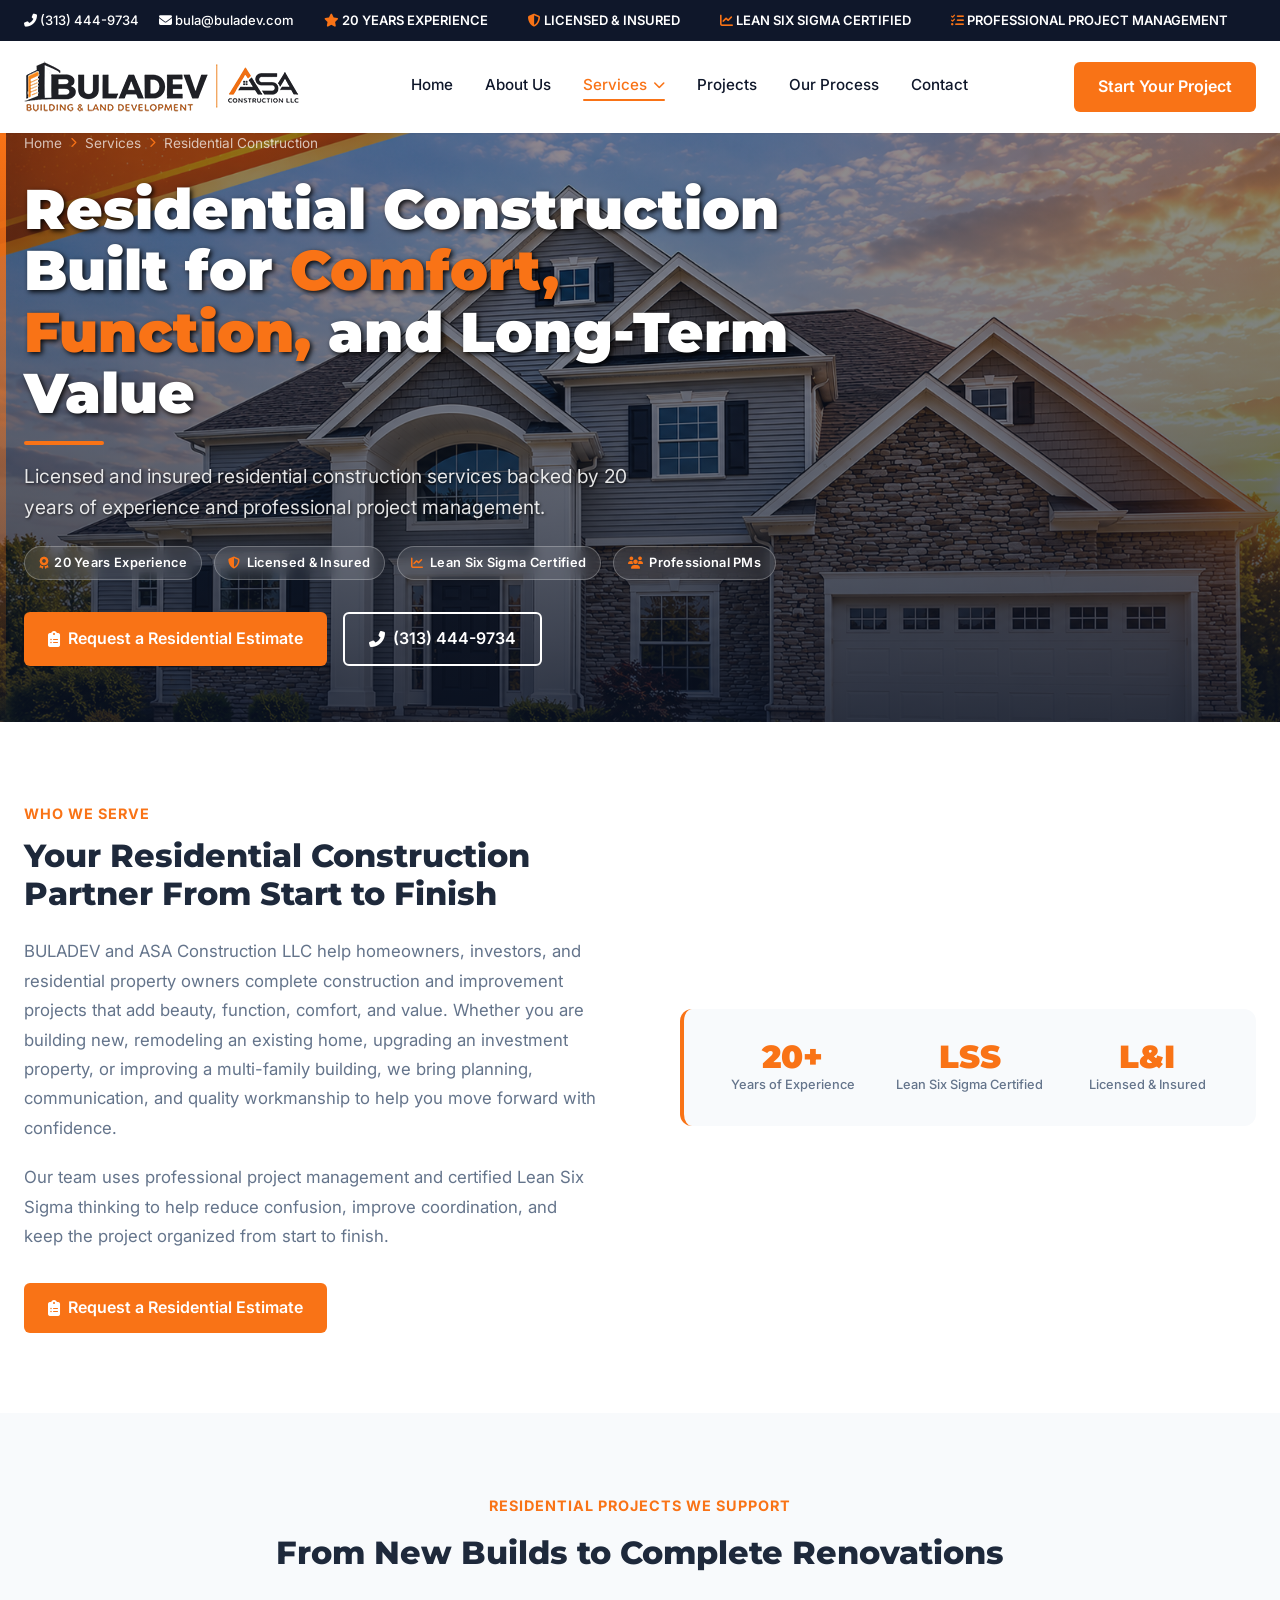
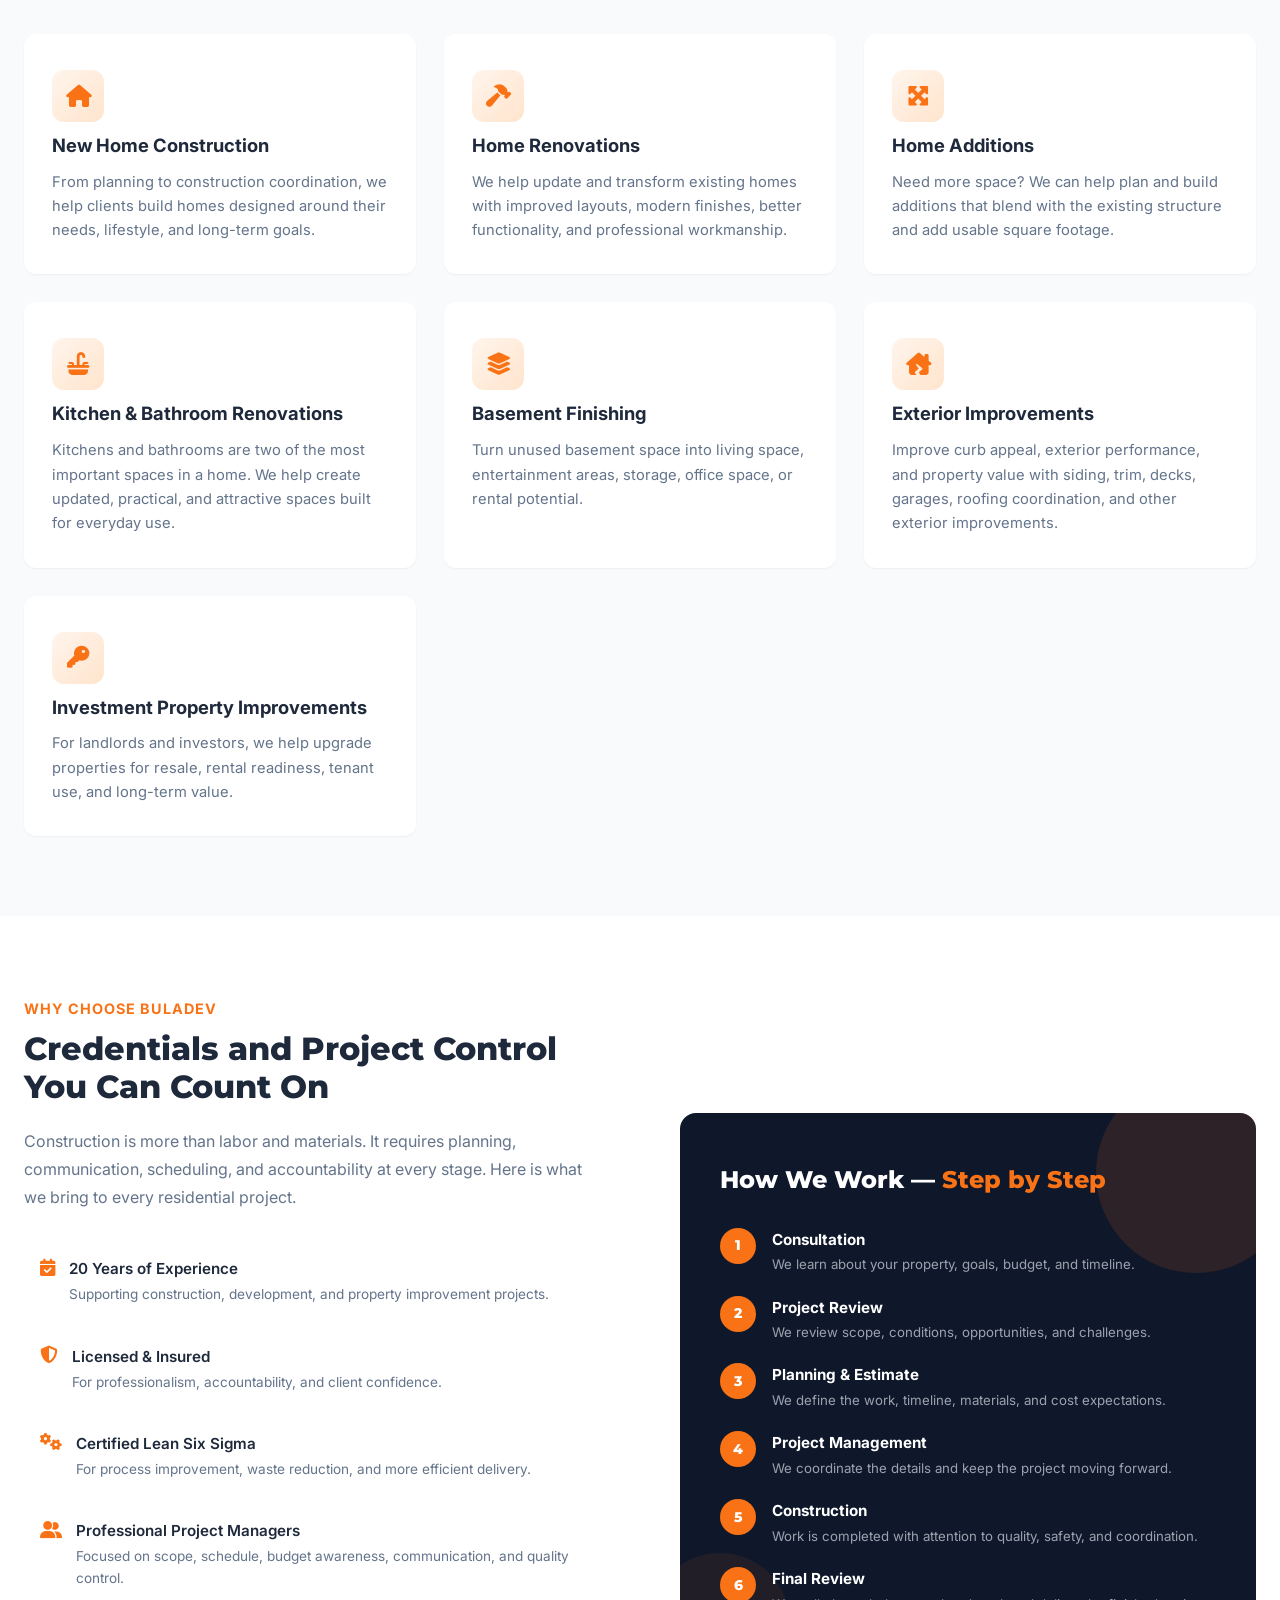
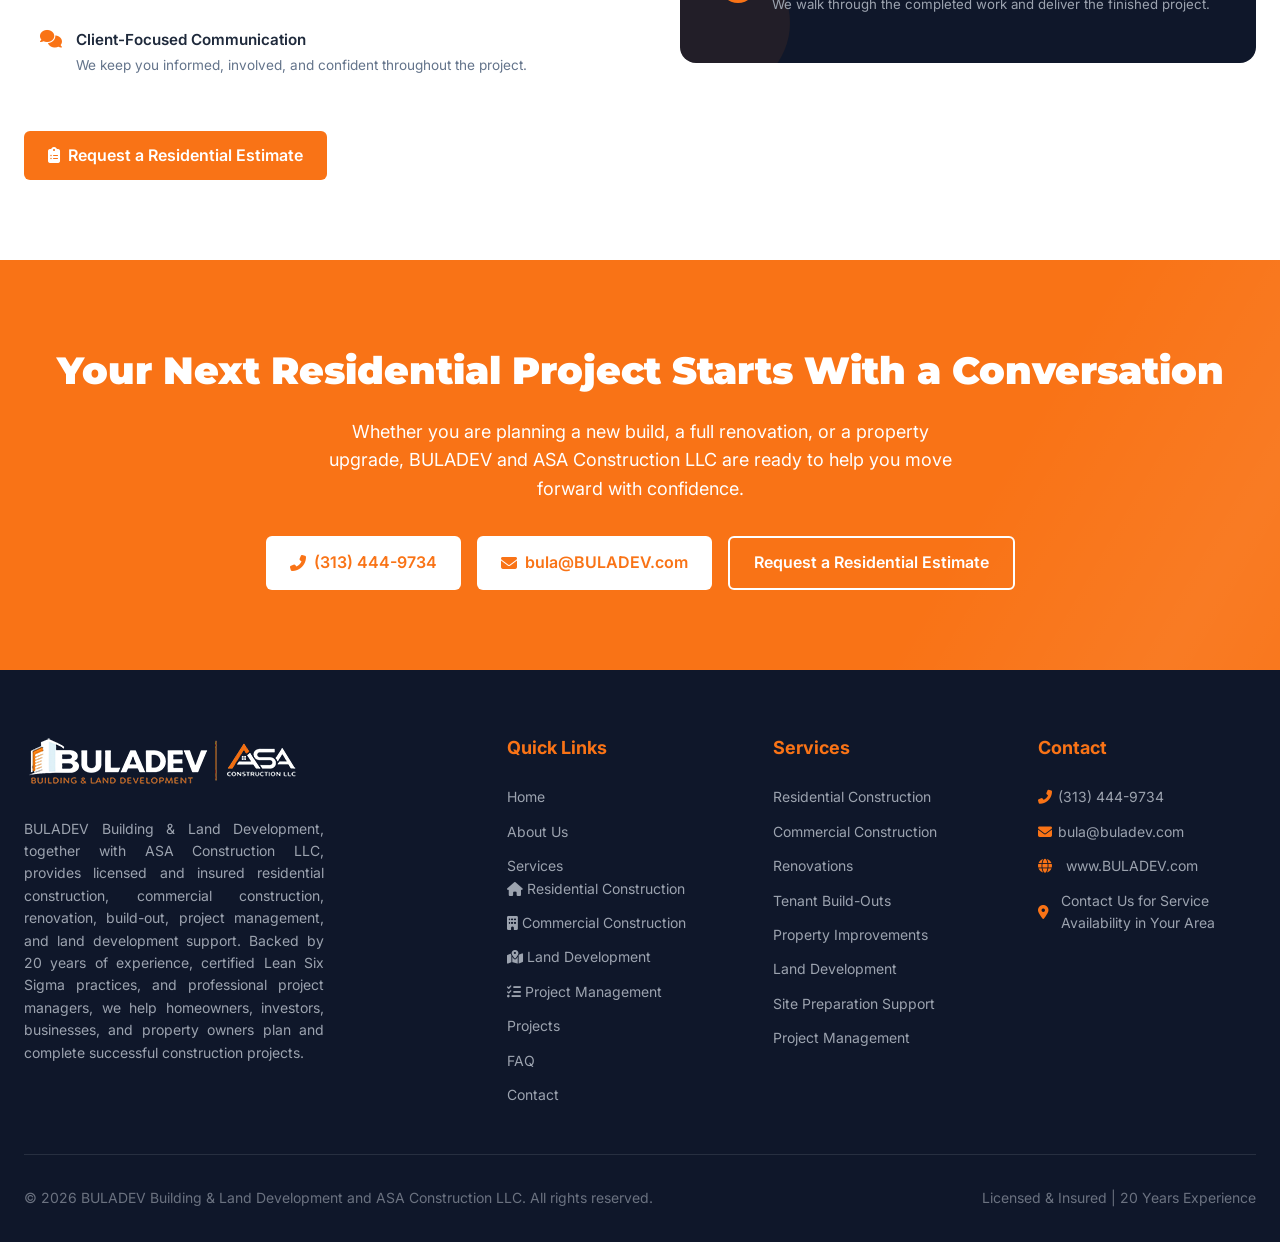
<file: residential-construction.html>
<!DOCTYPE html>
<html lang="en">
<head>
    <meta charset="UTF-8">
    <meta name="viewport" content="width=device-width, initial-scale=1.0">
    <title>Residential Construction | BULADEV Building & Land Development</title>
    <meta name="description" content="Licensed and insured residential construction services backed by 20 years of experience and professional project management.">

    <!-- Google Fonts -->
    <link rel="preconnect" href="https://fonts.googleapis.com">
    <link href="https://fonts.googleapis.com/css2?family=Inter:wght@300;400;500;600;700;800;900&family=Montserrat:wght@700;800;900&display=swap" rel="stylesheet">

    <!-- Font Awesome -->
    <link rel="stylesheet" href="https://cdnjs.cloudflare.com/ajax/libs/font-awesome/6.4.0/css/all.min.css">

    <link rel="stylesheet" type="text/css" href="css/residential-construction.css">
</head>
<body>

<!-- Top Trust Bar -->
<div class="top-bar">
  <div class="container top-bar-content">
    <div class="top-contact">
      <a href="tel:3134449734"><i class="fas fa-phone-alt"></i> (313) 444-9734</a>
      <a href="mailto:bula@buladev.com"><i class="fas fa-envelope"></i> bula@buladev.com</a>
    </div>
    <div class="trust-marquee">
      <div class="trust-track">
        <span><i class="fas fa-star"></i> 20 YEARS EXPERIENCE</span>
        <span><i class="fas fa-shield-alt"></i> LICENSED &amp; INSURED</span>
        <span><i class="fas fa-chart-line"></i> LEAN SIX SIGMA CERTIFIED</span>
        <span><i class="fas fa-tasks"></i> PROFESSIONAL PROJECT MANAGEMENT</span>
        <span><i class="fas fa-star"></i> 20 YEARS EXPERIENCE</span>
        <span><i class="fas fa-shield-alt"></i> LICENSED &amp; INSURED</span>
        <span><i class="fas fa-chart-line"></i> LEAN SIX SIGMA CERTIFIED</span>
        <span><i class="fas fa-tasks"></i> PROFESSIONAL PROJECT MANAGEMENT</span>
      </div>
    </div>
  </div>
</div>

<!-- Navigation -->
<header class="navbar" id="navbar">
  <div class="container nav-container">
    <div class="logo-group">
      <a href="index.html"><img src="img/header logo.png" alt="BULADEV Logo"></a>
    </div>
    <nav class="nav-links" id="nav-links">
      <a href="index.html">Home</a>
      <a href="about.html">About Us</a>
      <div class="dropdown">
        <a href="services.html" class="dropdown-toggle active">
          Services <i class="fas fa-chevron-down"></i>
        </a>
        <div class="dropdown-menu">
          <a href="residential-construction.html"><i class="fas fa-home"></i> Residential Construction</a>
                    <a href="commercial.html"><i class="fas fa-building"></i> Commercial Construction</a>
                    <a href="land-development.html"><i class="fas fa-map-marked-alt"></i> Land Development</a>
                    <a href="project-management.html"><i class="fas fa-tasks"></i> Project Management</a>
        </div>
      </div>
      <a href="portfolio.html">Projects</a>
      <a href="process.html">Our Process</a>
      <a href="contact.html">Contact</a>
    </nav>
    <a href="contact.html" class="btn btn-primary nav-cta">Start Your Project</a>
    <button class="mobile-menu-btn" id="mobile-menu-btn" aria-label="Open menu" aria-expanded="false" aria-controls="mobile-menu">
      <i class="fas fa-bars"></i>
    </button>
  </div>
</header>

<!-- Mobile Menu Overlay -->
<div class="mobile-menu-overlay" id="mobile-menu-overlay"></div>
<div class="mobile-menu" id="mobile-menu">
  <button class="close-menu-btn" id="close-menu-btn" aria-label="Close menu"><i class="fas fa-times"></i></button>
  <a href="index.html">Home</a>
  <a href="about.html">About Us</a>
  <a href="services.html">Services</a>
  <div class="mobile-submenu">
    <a href="residential-construction.html">Residential Construction</a>
    <a href="commercial.html">Commercial Construction</a>
    <a href="land-development.html">Land Development</a>
    <a href="project-management.html">Project Management</a>
  </div>
  <a href="portfolio.html">Projects</a>
  <a href="process.html">Our Process</a>
  <a href="contact.html">Contact</a>
  <a href="contact.html" class="btn btn-primary">Start Your Project</a>
</div>

<main>

<!-- ── Page Hero ── -->
<section class="page-hero" id="home">
  <div class="page-hero-bg" style="background-image:url('img/residencial-hero.png');"></div>
  <div class="page-hero-overlay"></div>
  <div class="page-hero-content">
    <div class="container">
      <div class="hero-breadcrumb">
        <a href="index.html">Home</a>
        <i class="fas fa-chevron-right"></i>
        <a href="services.html">Services</a>
        <i class="fas fa-chevron-right"></i>
        <span>Residential Construction</span>
      </div>
      <h1>Residential Construction Built for <span>Comfort, Function,</span> and Long-Term Value</h1>
      <div class="hero-divider"></div>
      <p>Licensed and insured residential construction services backed by 20 years of experience and professional project management.</p>
      <div class="hero-badges">
        <span class="hero-badge"><i class="fas fa-award"></i> 20 Years Experience</span>
        <span class="hero-badge"><i class="fas fa-shield-alt"></i> Licensed &amp; Insured</span>
        <span class="hero-badge"><i class="fas fa-chart-line"></i> Lean Six Sigma Certified</span>
        <span class="hero-badge"><i class="fas fa-users"></i> Professional PMs</span>
      </div>
      <div class="hero-cta-row">
        <a href="contact.html" class="btn btn-primary"><i class="fas fa-clipboard-list"></i> Request a Residential Estimate</a>
        <a href="tel:3134449734" class="btn btn-outline-white"><i class="fas fa-phone-alt"></i> (313) 444-9734</a>
      </div>
    </div>
  </div>
</section>

<!-- ── Intro Section ── -->
<section class="intro-section" id="about-residential">
  <div class="container intro-grid">

    <div class="intro-text-col reveal reveal-left">
      <span class="section-tag">Who We Serve</span>
      <h2>Your Residential Construction Partner From Start to Finish</h2>
      <p>BULADEV and ASA Construction LLC help homeowners, investors, and residential property owners complete construction and improvement projects that add beauty, function, comfort, and value. Whether you are building new, remodeling an existing home, upgrading an investment property, or improving a multi-family building, we bring planning, communication, and quality workmanship to help you move forward with confidence.</p>
      <p>Our team uses professional project management and certified Lean Six Sigma thinking to help reduce confusion, improve coordination, and keep the project organized from start to finish.</p>
      <a href="contact.html" class="btn btn-primary"><i class="fas fa-clipboard-list"></i> Request a Residential Estimate</a>
    </div>

    <div class="stat-cluster reveal reveal-right">
      <div class="stat-item">
        <div class="stat-number">20+</div>
        <div class="stat-label">Years of Experience</div>
      </div>
      <div class="stat-item">
        <div class="stat-number">LSS</div>
        <div class="stat-label">Lean Six Sigma Certified</div>
      </div>
      <div class="stat-item">
        <div class="stat-number">L&I</div>
        <div class="stat-label">Licensed &amp; Insured</div>
      </div>
    </div>

  </div>
</section>

<!-- ── Project Types ── -->
<section class="projects-section" id="residential-projects">
  <div class="container">
    <div class="section-header reveal">
      <span class="section-tag">Residential Projects We Support</span>
      <h2>From New Builds to Complete Renovations</h2>
    </div>
    <div class="projects-grid reveal-stagger">

      <div class="project-type-card reveal">
        <div class="project-type-icon"><i class="fas fa-home"></i></div>
        <h3>New Home Construction</h3>
        <p>From planning to construction coordination, we help clients build homes designed around their needs, lifestyle, and long-term goals.</p>
      </div>

      <div class="project-type-card reveal">
        <div class="project-type-icon"><i class="fas fa-hammer"></i></div>
        <h3>Home Renovations</h3>
        <p>We help update and transform existing homes with improved layouts, modern finishes, better functionality, and professional workmanship.</p>
      </div>

      <div class="project-type-card reveal">
        <div class="project-type-icon"><i class="fas fa-expand-arrows-alt"></i></div>
        <h3>Home Additions</h3>
        <p>Need more space? We can help plan and build additions that blend with the existing structure and add usable square footage.</p>
      </div>

      <div class="project-type-card reveal">
        <div class="project-type-icon"><i class="fas fa-sink"></i></div>
        <h3>Kitchen &amp; Bathroom Renovations</h3>
        <p>Kitchens and bathrooms are two of the most important spaces in a home. We help create updated, practical, and attractive spaces built for everyday use.</p>
      </div>

      <div class="project-type-card reveal">
        <div class="project-type-icon"><i class="fas fa-layer-group"></i></div>
        <h3>Basement Finishing</h3>
        <p>Turn unused basement space into living space, entertainment areas, storage, office space, or rental potential.</p>
      </div>

      <div class="project-type-card reveal">
        <div class="project-type-icon"><i class="fas fa-house-damage"></i></div>
        <h3>Exterior Improvements</h3>
        <p>Improve curb appeal, exterior performance, and property value with siding, trim, decks, garages, roofing coordination, and other exterior improvements.</p>
      </div>

      <div class="project-type-card reveal">
        <div class="project-type-icon"><i class="fas fa-key"></i></div>
        <h3>Investment Property Improvements</h3>
        <p>For landlords and investors, we help upgrade properties for resale, rental readiness, tenant use, and long-term value.</p>
      </div>

    </div>
  </div>
</section>

<!-- ── Why Choose + Process ── -->
<section class="why-section" id="why-residential">
  <div class="container why-inner">

    <div class="why-left reveal reveal-left">
      <span class="section-tag">Why Choose BULADEV</span>
      <h2>Credentials and Project Control You Can Count On</h2>
      <p>Construction is more than labor and materials. It requires planning, communication, scheduling, and accountability at every stage. Here is what we bring to every residential project.</p>

      <div class="credential-list">
        <div class="credential-item">
          <i class="fas fa-calendar-check"></i>
          <div>
            <span>20 Years of Experience</span>
            <small>Supporting construction, development, and property improvement projects.</small>
          </div>
        </div>
        <div class="credential-item">
          <i class="fas fa-shield-alt"></i>
          <div>
            <span>Licensed &amp; Insured</span>
            <small>For professionalism, accountability, and client confidence.</small>
          </div>
        </div>
        <div class="credential-item">
          <i class="fas fa-cogs"></i>
          <div>
            <span>Certified Lean Six Sigma</span>
            <small>For process improvement, waste reduction, and more efficient delivery.</small>
          </div>
        </div>
        <div class="credential-item">
          <i class="fas fa-user-group"></i>
          <div>
            <span>Professional Project Managers</span>
            <small>Focused on scope, schedule, budget awareness, communication, and quality control.</small>
          </div>
        </div>
        <div class="credential-item">
          <i class="fas fa-comments"></i>
          <div>
            <span>Client-Focused Communication</span>
            <small>We keep you informed, involved, and confident throughout the project.</small>
          </div>
        </div>
      </div>

      <a href="contact.html" class="btn btn-primary"><i class="fas fa-clipboard-list"></i> Request a Residential Estimate</a>
    </div>

    <div class="why-right reveal reveal-right">
      <div class="accent-panel">
        <div class="accent-panel-title">How We Work — <span>Step by Step</span></div>
        <div class="process-mini">
          <div class="process-mini-step">
            <div class="mini-num">1</div>
            <div class="mini-text">
              <h4>Consultation</h4>
              <p>We learn about your property, goals, budget, and timeline.</p>
            </div>
          </div>
          <div class="process-mini-step">
            <div class="mini-num">2</div>
            <div class="mini-text">
              <h4>Project Review</h4>
              <p>We review scope, conditions, opportunities, and challenges.</p>
            </div>
          </div>
          <div class="process-mini-step">
            <div class="mini-num">3</div>
            <div class="mini-text">
              <h4>Planning &amp; Estimate</h4>
              <p>We define the work, timeline, materials, and cost expectations.</p>
            </div>
          </div>
          <div class="process-mini-step">
            <div class="mini-num">4</div>
            <div class="mini-text">
              <h4>Project Management</h4>
              <p>We coordinate the details and keep the project moving forward.</p>
            </div>
          </div>
          <div class="process-mini-step">
            <div class="mini-num">5</div>
            <div class="mini-text">
              <h4>Construction</h4>
              <p>Work is completed with attention to quality, safety, and coordination.</p>
            </div>
          </div>
          <div class="process-mini-step">
            <div class="mini-num">6</div>
            <div class="mini-text">
              <h4>Final Review</h4>
              <p>We walk through the completed work and deliver the finished project.</p>
            </div>
          </div>
        </div>
      </div>
    </div>

  </div>
</section>

<!-- ── CTA ── -->
<section class="cta-section" id="contact-cta">
  <div class="container">
    <h2 class="cta-title reveal">Your Next Residential Project Starts With a Conversation</h2>
    <p class="cta-desc reveal">Whether you are planning a new build, a full renovation, or a property upgrade, BULADEV and ASA Construction LLC are ready to help you move forward with confidence.</p>
    <div class="cta-buttons reveal">
      <a href="tel:3134449734" class="btn btn-white"><i class="fas fa-phone-alt"></i> (313) 444-9734</a>
      <a href="mailto:bula@buladev.com" class="btn btn-white"><i class="fas fa-envelope"></i> bula@BULADEV.com</a>
      <a href="contact.html" class="btn btn-outline-white">Request a Residential Estimate</a>
    </div>
  </div>
</section>

</main>

<!-- Footer -->
    <footer class="footer">
        <div class="container">
            <div class="footer-grid">
                <div class="footer-col footer-about">
                   <div class="logo-group">
                <img href="#home" src="img/footer logo.png" alt="BULADEV Logo">
            </div>
                    <p class="footer-desc">BULADEV Building & Land Development, together with ASA Construction LLC, provides licensed and insured residential construction, commercial construction, renovation, build-out, project management, and land development support. Backed by 20 years of experience, certified Lean Six Sigma practices, and professional project managers, we help homeowners, investors, businesses, and property owners plan and complete successful construction projects.</p>
                </div>

                <div class="footer-col">
                    <h4>Quick Links</h4>
                    <ul>
                       <li><a href="#home">Home</a></li>
                        <li><a href="about.html">About Us</a></li>
                        <li class="dropdown">
        <a href="services.html">Services</a>

        <ul class="submenu">
            <li><a href="residential-construction.html"><i class="fas fa-home"></i> Residential Construction</a></li>
            <li><a href="commercial.html"><i class="fas fa-building"></i> Commercial Construction</a></li>
            <li><a href="land-development.html"><i class="fas fa-map-marked-alt"></i> Land Development</a></li>
            <li><a href="project-management.html"><i class="fas fa-tasks"></i> Project Management</a></li>
        </ul>
        
    </li>
                        <li><a href="portfolio.html">Projects</a></li>
                         <li><a href="#faq">FAQ</a></li>
                        <li><a href="contact.html">Contact</a></li>
                    </ul>
                </div>

                <div class="footer-col">
                    <h4>Services</h4>
                    <ul>
                        <li><a href="residential-construction.html">Residential Construction</a></li>
                        <li><a href="commercial.html">Commercial Construction</a></li>
                        <li><a href="land-development.html">Renovations</a></li>
                        <li><a href="project-management.html">Tenant Build-Outs</a></li>
                        <li><a href="residential-construction.html">Property Improvements</a></li>
                        <li><a href="land-development.html">Land Development</a></li>
                        <li><a href="contact.html">Site Preparation Support</a></li>
                        <li><a href="project-management.html">Project Management</a></li>
                    </ul>
                </div>

                <div class="footer-col">
                    <h4>Contact</h4>
                    <ul class="contact-list">

                    <a href="tel:3134449734"><i class="fas fa-phone-alt"></i> (313) 444-9734</a>
                    <a href="mailto:bula@buladev.com"><i class="fas fa-envelope"></i> bula@buladev.com</a>
                    <a href="www.BULADEV.com"><li><i class="fas fa-globe"></i> www.BULADEV.com</li></a>
                    <li><i class="fa-solid fa-location-dot"></i> Contact Us for Service Availability in Your Area</li>
                    </ul>
                </div>
            </div>

            <div class="footer-bottom">
                <p>&copy; <span id="current-year">2026</span> BULADEV Building & Land Development and ASA Construction LLC. All rights reserved.</p>
                <p>Licensed & Insured | 20 Years Experience</p>
            </div>
        </div>
    </footer>

<script>
/* ── Mobile Menu ── */
(function(){
  const btn=document.getElementById('mobile-menu-btn');
  const menu=document.getElementById('mobile-menu');
  const overlay=document.getElementById('mobile-menu-overlay');
  const close=document.getElementById('close-menu-btn');
  function openMenu(){menu.classList.add('active');overlay.classList.add('active');btn.setAttribute('aria-expanded','true');document.body.style.overflow='hidden';}
  function closeMenu(){menu.classList.remove('active');overlay.classList.remove('active');btn.setAttribute('aria-expanded','false');document.body.style.overflow='';}
  if(btn)btn.addEventListener('click',openMenu);
  if(close)close.addEventListener('click',closeMenu);
  if(overlay)overlay.addEventListener('click',closeMenu);
  document.querySelectorAll('.mobile-menu a').forEach(a=>a.addEventListener('click',closeMenu));
})();

/* ── Navbar shadow ── */
(function(){
  const navbar=document.getElementById('navbar');
  if(!navbar)return;
  window.addEventListener('scroll',()=>{
    navbar.style.boxShadow=window.scrollY>10?'0 4px 20px rgba(0,0,0,.1)':'0 1px 2px rgba(0,0,0,.05)';
  },{passive:true});
})();

/* ── Scroll Reveal ── */
(function(){
  const targets=[
    {sel:'.intro-text-col',cls:'reveal reveal-left'},
    {sel:'.stat-cluster',cls:'reveal reveal-right'},
    {sel:'.section-header',cls:'reveal'},
    {sel:'.project-type-card',cls:'reveal',stagger:true},
    {sel:'.why-left',cls:'reveal reveal-left'},
    {sel:'.why-right',cls:'reveal reveal-right'},
    {sel:'.cta-title',cls:'reveal'},
    {sel:'.cta-desc',cls:'reveal'},
    {sel:'.cta-buttons',cls:'reveal'},
    {sel:'.credential-item',cls:'reveal reveal-scale',stagger:true},
  ];
  targets.forEach(({sel,cls,stagger})=>{
    document.querySelectorAll(sel).forEach((el,i)=>{
      if(el.dataset.revealed)return;
      el.dataset.revealed='1';
      cls.split(' ').forEach(c=>el.classList.add(c));
      if(stagger)el.style.transitionDelay=(i*90)+'ms';
    });
  });
  const io=new IntersectionObserver(entries=>{
    entries.forEach(e=>{if(e.isIntersecting){e.target.classList.add('visible');io.unobserve(e.target);}});
  },{threshold:0.1});
  document.querySelectorAll('.reveal').forEach(el=>io.observe(el));
})();

/* ── Footer year ── */
(function(){
  const el=document.getElementById('current-year');
  if(el)el.textContent=new Date().getFullYear();
})();
</script>

</body>
</html>
</file>
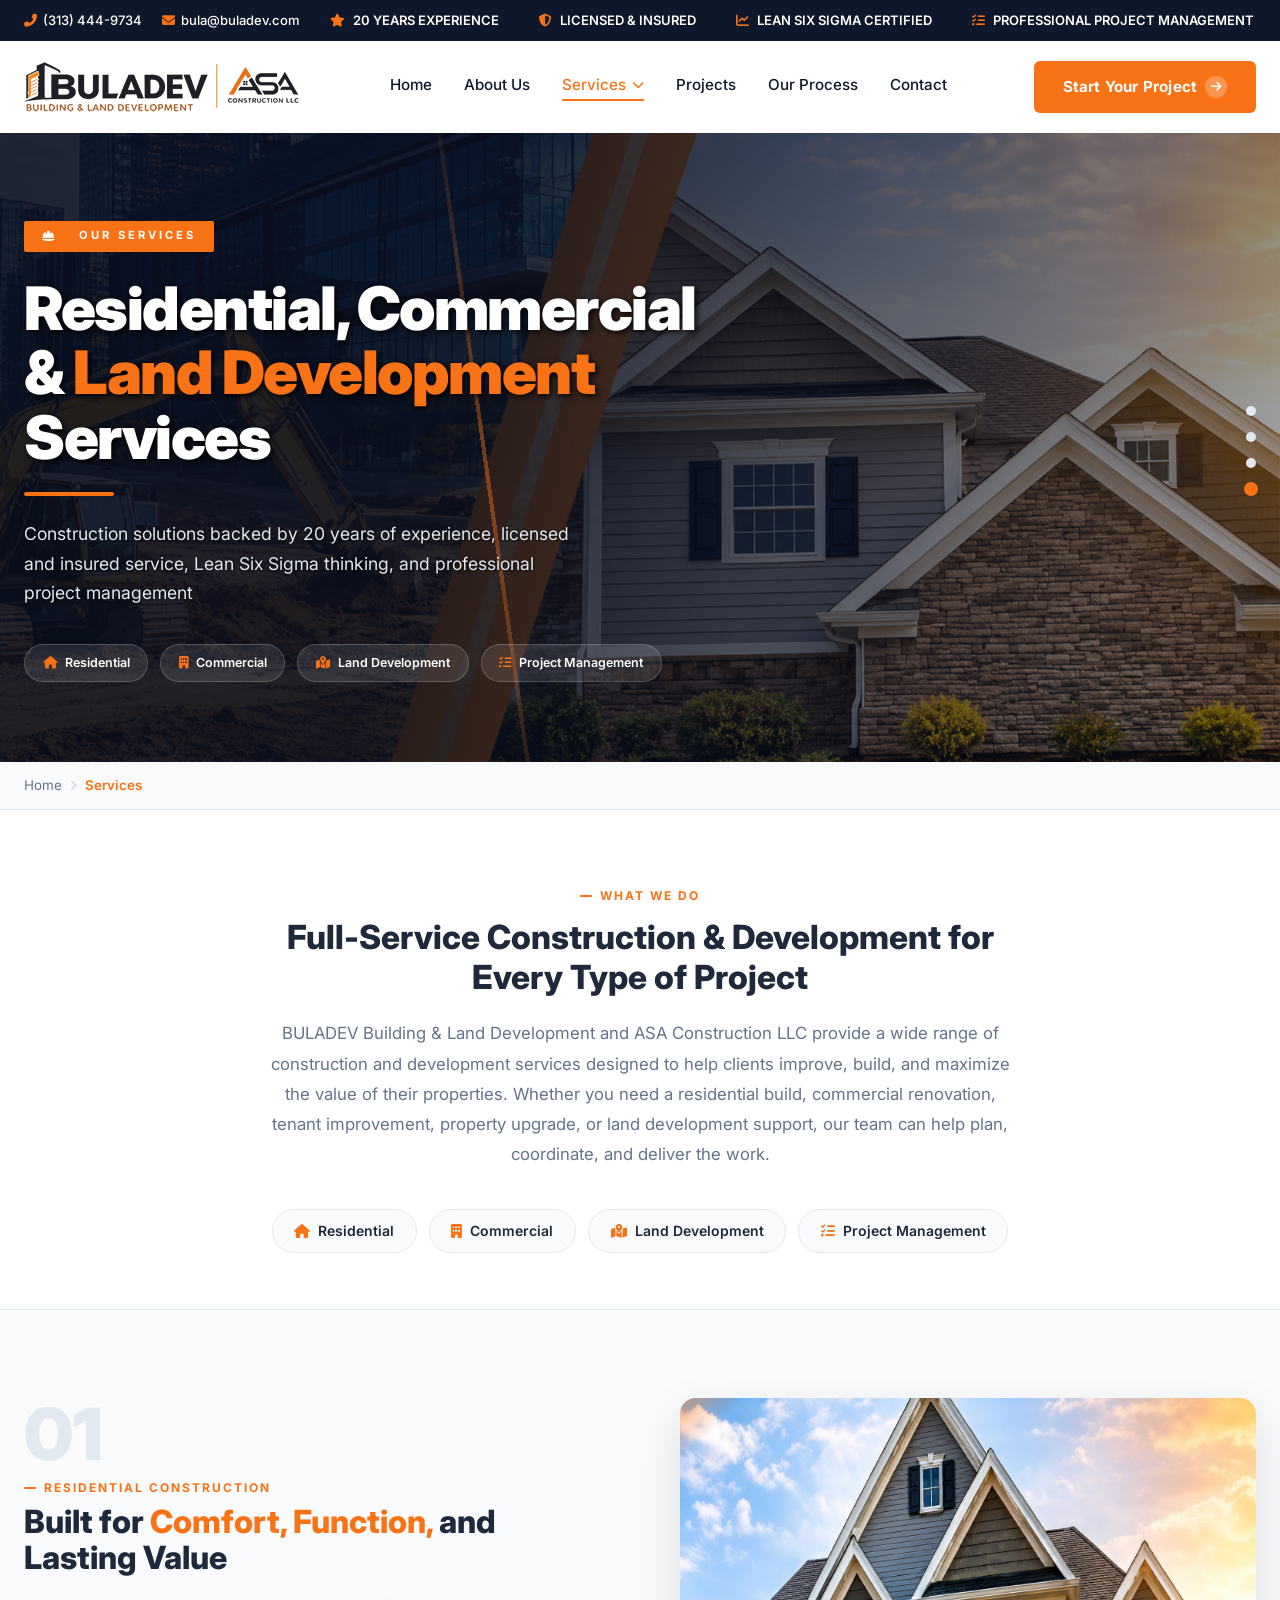
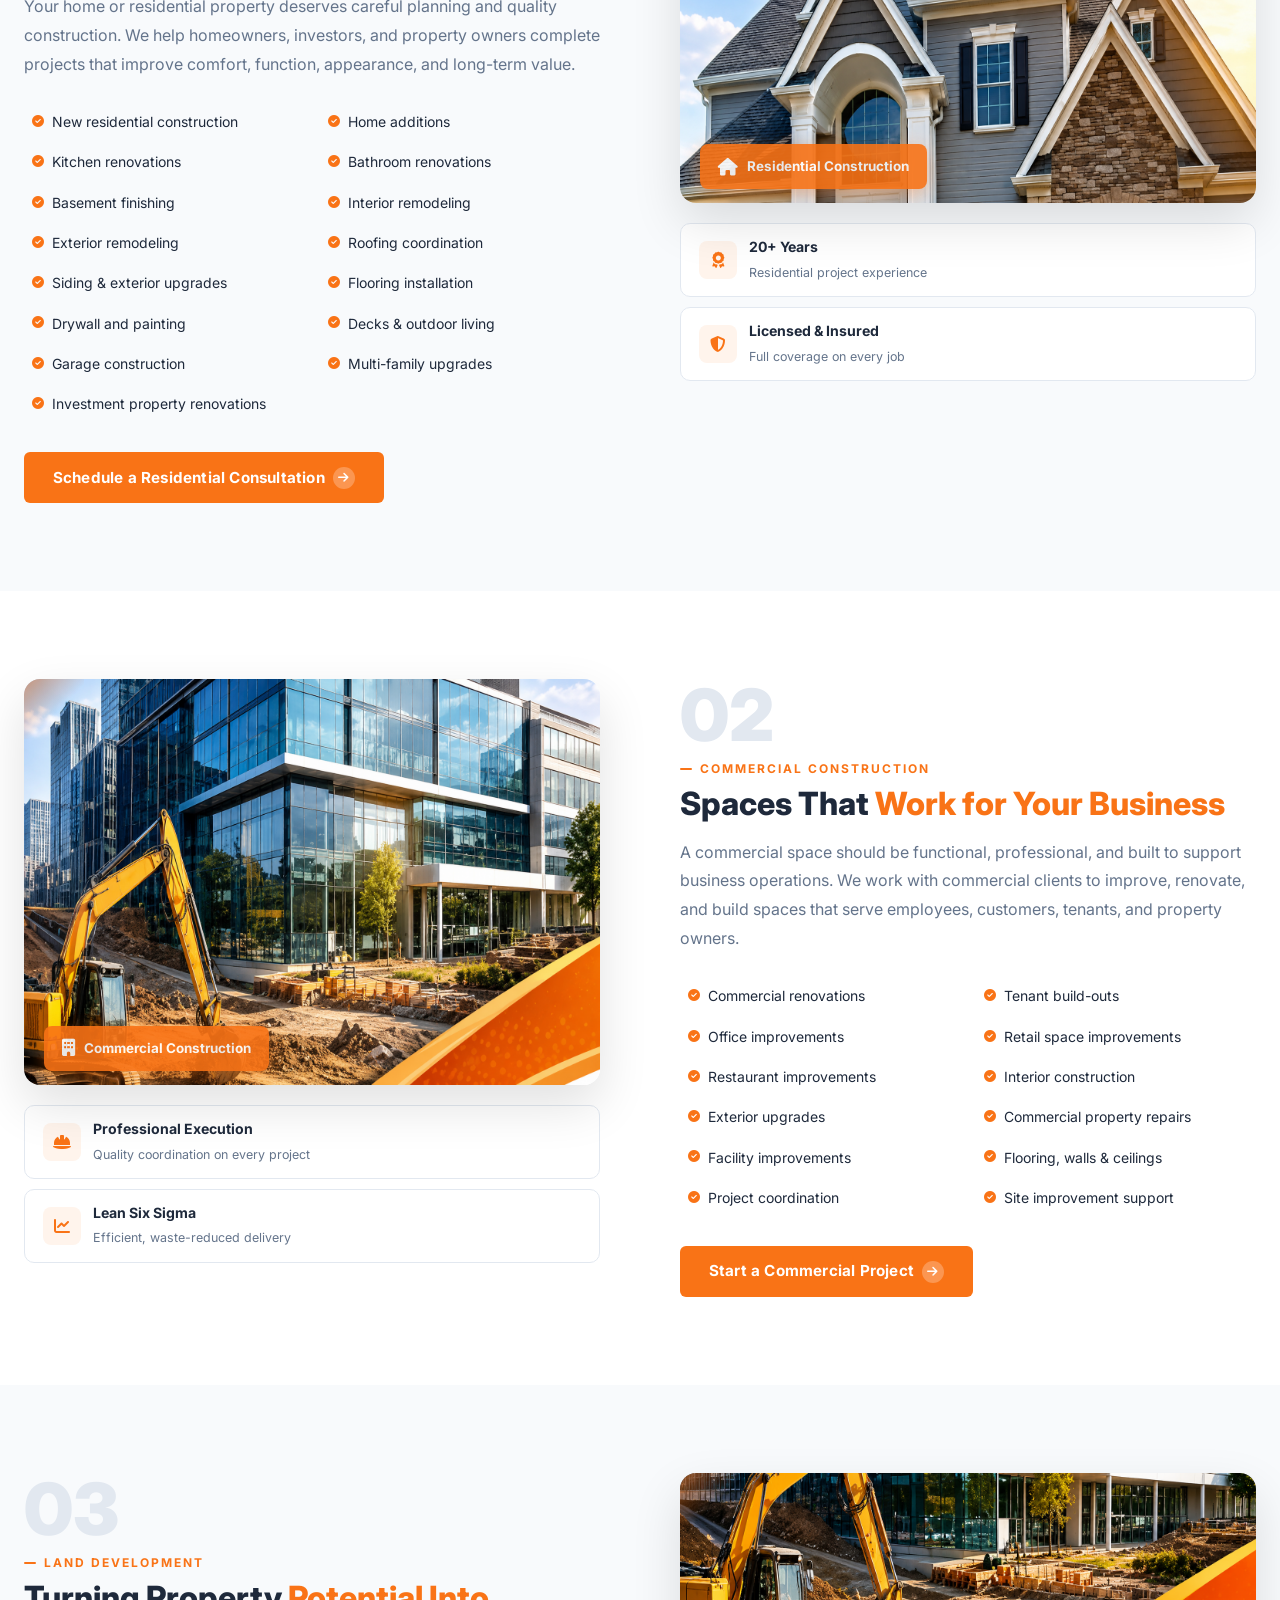
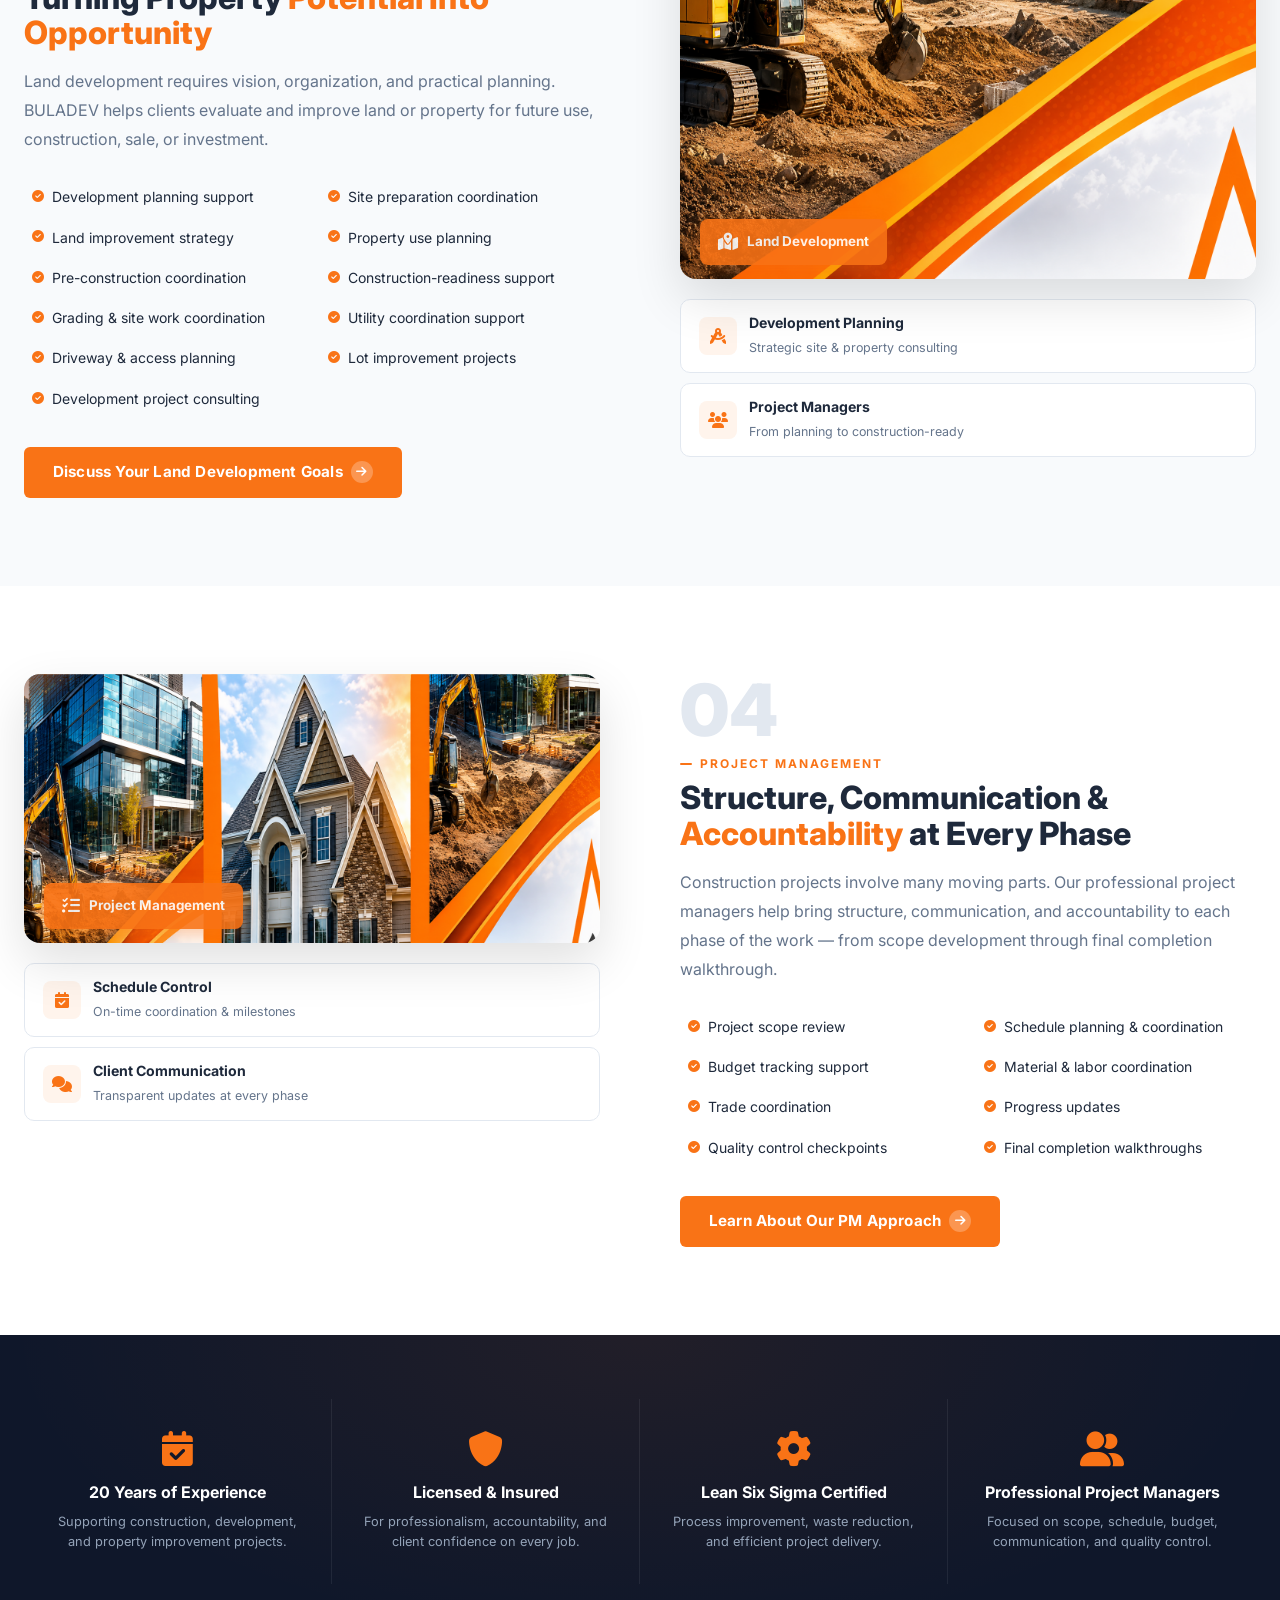
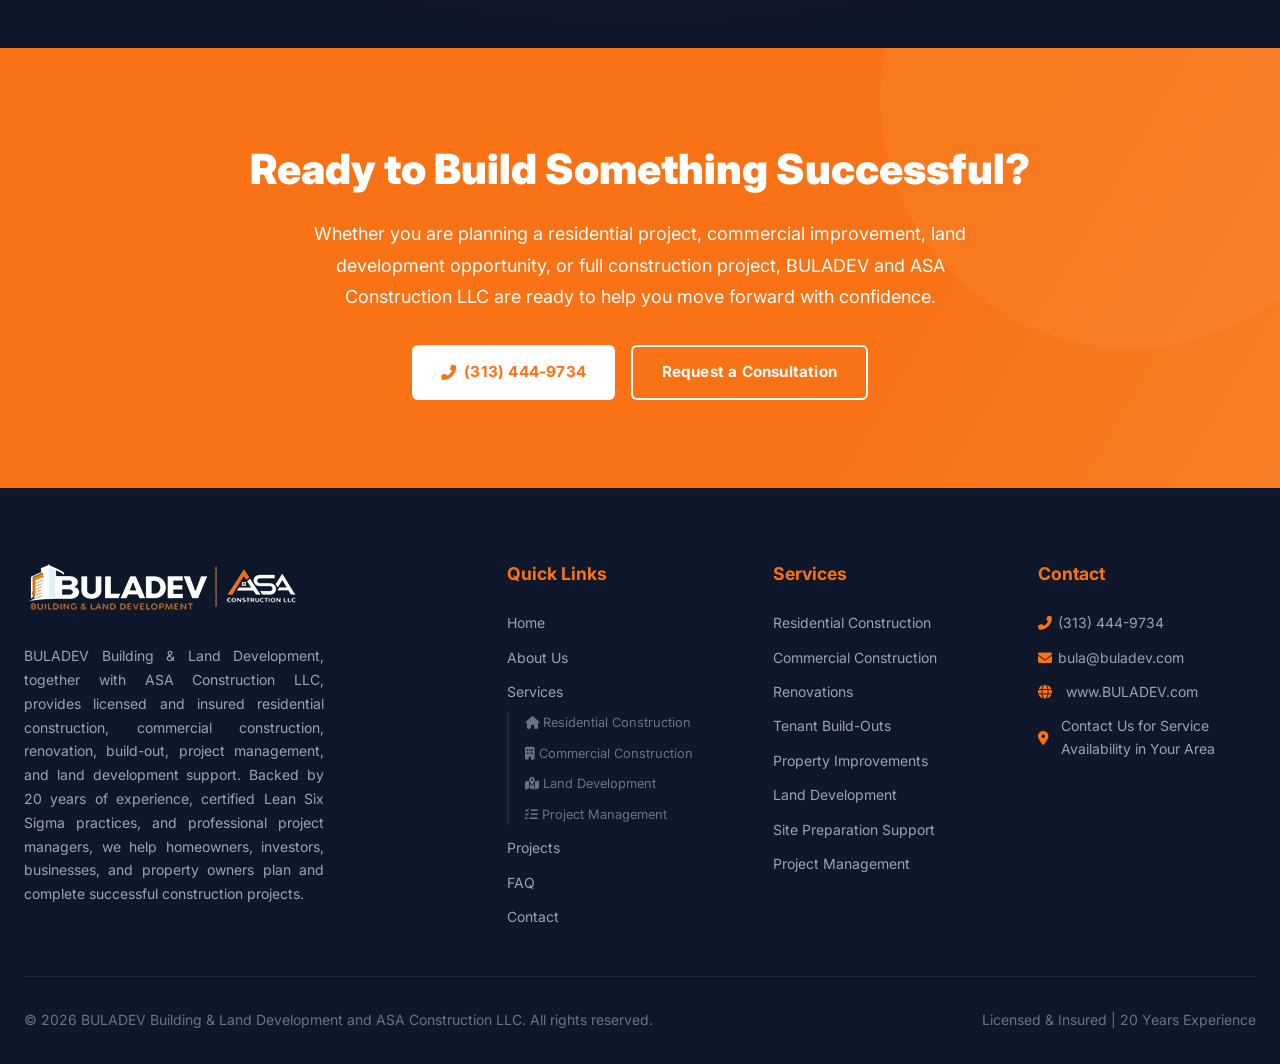
<file: services.html>
<!DOCTYPE html>
<html lang="en">
<head>
    <meta charset="UTF-8">
    <meta name="viewport" content="width=device-width, initial-scale=1.0">
    <title>Services | BULADEV Building & Land Development</title>
    <meta name="description" content="Residential construction, commercial construction, land development, and professional project management services backed by 20 years of experience.">
    <link rel="preconnect" href="https://fonts.googleapis.com">
    <link href="https://fonts.googleapis.com/css2?family=Inter:wght@300;400;500;600;700;800;900&display=swap" rel="stylesheet">
    <link rel="stylesheet" href="https://cdnjs.cloudflare.com/ajax/libs/font-awesome/6.4.0/css/all.min.css">

    <link rel="stylesheet" type="text/css" href="css/services.css">
</head>
<body>

<!-- ─── Progress Sidebar ─── -->
<nav class="progress-sidebar" aria-label="Page sections">
    <div class="progress-dot" data-target="residential-construction" data-label="Residential"></div>
    <div class="progress-dot" data-target="commercial-construction"  data-label="Commercial"></div>
    <div class="progress-dot" data-target="land-development"         data-label="Land Development"></div>
    <div class="progress-dot" data-target="project-management"       data-label="Project Management"></div>
</nav>

<!-- ─── Top Bar ─── -->
<div class="top-bar">
    <div class="container top-bar-content">
        <div class="top-contact">
            <a href="tel:3134449734"><i class="fas fa-phone-alt"></i> (313) 444-9734</a>
            <a href="mailto:bula@buladev.com"><i class="fas fa-envelope"></i> bula@buladev.com</a>
        </div>
        <div class="trust-marquee">
            <div class="trust-track">
                <span><i class="fas fa-star"></i> 20 YEARS EXPERIENCE</span>
                <span><i class="fas fa-shield-alt"></i> LICENSED &amp; INSURED</span>
                <span><i class="fas fa-chart-line"></i> LEAN SIX SIGMA CERTIFIED</span>
                <span><i class="fas fa-tasks"></i> PROFESSIONAL PROJECT MANAGEMENT</span>
                <span><i class="fas fa-star"></i> 20 YEARS EXPERIENCE</span>
                <span><i class="fas fa-shield-alt"></i> LICENSED &amp; INSURED</span>
                <span><i class="fas fa-chart-line"></i> LEAN SIX SIGMA CERTIFIED</span>
                <span><i class="fas fa-tasks"></i> PROFESSIONAL PROJECT MANAGEMENT</span>
            </div>
        </div>
    </div>
</div>

<!-- ─── Navbar ─── -->
<header class="navbar" id="navbar">
    <div class="container nav-container">
        <div class="logo-group">
            <a href="index.html"><img src="img/header logo.png" alt="BULADEV Logo"></a>
        </div>
        <nav class="nav-links">
            <a href="index.html">Home</a>
            <a href="about.html">About Us</a>
            <div class="dropdown">
                <a href="services.html" class="dropdown-toggle active">
                    Services <i class="fas fa-chevron-down"></i>
                </a>
                <div class="dropdown-menu">
                    <a href="residential-construction.html"><i class="fas fa-home"></i> Residential Construction</a>
                    <a href="commercial.html"><i class="fas fa-building"></i> Commercial Construction</a>
                    <a href="land-development.html"><i class="fas fa-map-marked-alt"></i> Land Development</a>
                    <a href="project-management.html"><i class="fas fa-tasks"></i> Project Management</a>
                </div>
            </div>
            <a href="portfolio.html">Projects</a>
            <a href="process.html">Our Process</a>
            <a href="contact.html">Contact</a>
        </nav>
        <a href="contact.html" class="btn btn-primary nav-cta">
            Start Your Project <span class="btn-arrow"><i class="fas fa-arrow-right"></i></span>
        </a>
        <button class="mobile-menu-btn" id="mobile-menu-btn" aria-label="Open menu" aria-expanded="false" aria-controls="mobile-menu">
            <i class="fas fa-bars"></i>
        </button>
    </div>
</header>

<!-- Mobile Menu -->
<div class="mobile-menu-overlay" id="mobile-menu-overlay"></div>
<div class="mobile-menu" id="mobile-menu">
    <button class="close-menu-btn" id="close-menu-btn" aria-label="Close menu"><i class="fas fa-times"></i></button>
    <a href="index.html">Home</a>
    <a href="about.html">About Us</a>
    <a href="services.html" class="active">Services</a>
    <div class="mobile-submenu">
        <a href="residential-construction.html">Residential Construction</a>
        <a href="commercial.html">Commercial Construction</a>
        <a href="land-development.html">Land Development</a>
        <a href="project-management.html">Project Management</a>
    </div>
    <a href="portfolio.html">Projects</a>
    <a href="process.html">Our Process</a>
    <a href="contact.html">Contact</a>
    <a href="contact.html" class="btn btn-primary">Start Your Project</a>
</div>

<main>

<!-- ─── Hero ─── -->
<section class="services-hero">
    <img src="img/service-hero.png" alt="BULADEV construction and residential services" class="services-hero-img">
    <div class="services-hero-overlay"></div>
    <div class="services-hero-content container">
        <span class="services-hero-eyebrow"><i class="fas fa-hard-hat"></i>&nbsp; Our Services</span>
        <h1>Residential, Commercial &amp; <span>Land Development</span> Services</h1>
        <hr class="services-hero-rule">
        <p>Construction solutions backed by 20 years of experience, licensed and insured service, Lean Six Sigma thinking, and professional project management</p>
        <div class="services-hero-badges">
            <a href="#residential-construction" class="hero-badge"><i class="fas fa-home"></i> Residential</a>
            <a href="#commercial-construction"  class="hero-badge"><i class="fas fa-building"></i> Commercial</a>
            <a href="#land-development"         class="hero-badge"><i class="fas fa-map-marked-alt"></i> Land Development</a>
            <a href="#project-management"       class="hero-badge"><i class="fas fa-tasks"></i> Project Management</a>
        </div>
    </div>
</section>

<!-- ─── Breadcrumb ─── -->
<div class="breadcrumb-bar">
    <div class="container">
        <nav class="breadcrumb">
            <a href="index.html">Home</a>
            <span class="sep"><i class="fas fa-chevron-right"></i></span>
            <span class="current">Services</span>
        </nav>
    </div>
</div>

<!-- ─── Intro ─── -->
<div class="services-intro">
    <div class="container">
        <div class="reveal">
            <span class="section-tag">What We Do</span>
            <h2>Full-Service Construction &amp; Development for Every Type of Project</h2>
            <p>BULADEV Building &amp; Land Development and ASA Construction LLC provide a wide range of construction and development services designed to help clients improve, build, and maximize the value of their properties. Whether you need a residential build, commercial renovation, tenant improvement, property upgrade, or land development support, our team can help plan, coordinate, and deliver the work.</p>
        </div>
        <nav class="service-nav reveal">
            <a href="#residential-construction"><i class="fas fa-home"></i><span>Residential</span></a>
            <a href="#commercial-construction"><i class="fas fa-building"></i><span>Commercial</span></a>
            <a href="#land-development"><i class="fas fa-map-marked-alt"></i><span>Land Development</span></a>
            <a href="#project-management"><i class="fas fa-tasks"></i><span>Project Management</span></a>
        </nav>
    </div>
</div>

<!-- ═══════════════════════════════════════════
     SERVICE BLOCK 1 — RESIDENTIAL
     ═══════════════════════════════════════════ -->
<section class="service-block" id="residential-construction">
    <div class="container">
        <div class="service-block-inner">

            <div class="service-visual reveal reveal-left">
                <div class="service-img-wrap">
                    <img src="img/residential-construction.png" alt="Residential construction">
                    <div class="service-img-badge"><i class="fas fa-home"></i> Residential Construction</div>
                </div>
                <div class="service-accent-bar">
                    <div class="accent-stat">
                        <i class="fas fa-award"></i>
                        <div class="accent-stat-text">
                            <strong>20+ Years</strong>
                            <span>Residential project experience</span>
                        </div>
                    </div>
                    <div class="accent-stat">
                        <i class="fas fa-shield-alt"></i>
                        <div class="accent-stat-text">
                            <strong>Licensed &amp; Insured</strong>
                            <span>Full coverage on every job</span>
                        </div>
                    </div>
                </div>
            </div>

            <div class="service-content reveal reveal-right">
                <div class="service-number">01</div>
                <span class="section-tag">Residential Construction</span>
                <h2>Built for <span>Comfort, Function,</span> and Lasting Value</h2>
                <p>Your home or residential property deserves careful planning and quality construction. We help homeowners, investors, and property owners complete projects that improve comfort, function, appearance, and long-term value.</p>
                <ul class="service-list">
                    <li><i class="fas fa-check-circle"></i> New residential construction</li>
                    <li><i class="fas fa-check-circle"></i> Home additions</li>
                    <li><i class="fas fa-check-circle"></i> Kitchen renovations</li>
                    <li><i class="fas fa-check-circle"></i> Bathroom renovations</li>
                    <li><i class="fas fa-check-circle"></i> Basement finishing</li>
                    <li><i class="fas fa-check-circle"></i> Interior remodeling</li>
                    <li><i class="fas fa-check-circle"></i> Exterior remodeling</li>
                    <li><i class="fas fa-check-circle"></i> Roofing coordination</li>
                    <li><i class="fas fa-check-circle"></i> Siding &amp; exterior upgrades</li>
                    <li><i class="fas fa-check-circle"></i> Flooring installation</li>
                    <li><i class="fas fa-check-circle"></i> Drywall and painting</li>
                    <li><i class="fas fa-check-circle"></i> Decks &amp; outdoor living</li>
                    <li><i class="fas fa-check-circle"></i> Garage construction</li>
                    <li><i class="fas fa-check-circle"></i> Multi-family upgrades</li>
                    <li><i class="fas fa-check-circle"></i> Investment property renovations</li>
                </ul>
                <a href="contact.html" class="btn btn-primary">
                    Schedule a Residential Consultation <span class="btn-arrow"><i class="fas fa-arrow-right"></i></span>
                </a>
            </div>

        </div>
    </div>
</section>

<!-- ═══════════════════════════════════════════
     SERVICE BLOCK 2 — COMMERCIAL
     ═══════════════════════════════════════════ -->
<section class="service-block" id="commercial-construction">
    <div class="container">
        <div class="service-block-inner">

            <div class="service-visual reveal reveal-right">
                <div class="service-img-wrap">
                    <img src="img/commercial.png" alt="Commercial construction">
                    <div class="service-img-badge"><i class="fas fa-building"></i> Commercial Construction</div>
                </div>
                <div class="service-accent-bar">
                    <div class="accent-stat">
                        <i class="fas fa-hard-hat"></i>
                        <div class="accent-stat-text">
                            <strong>Professional Execution</strong>
                            <span>Quality coordination on every project</span>
                        </div>
                    </div>
                    <div class="accent-stat">
                        <i class="fas fa-chart-line"></i>
                        <div class="accent-stat-text">
                            <strong>Lean Six Sigma</strong>
                            <span>Efficient, waste-reduced delivery</span>
                        </div>
                    </div>
                </div>
            </div>

            <div class="service-content reveal reveal-left">
                <div class="service-number">02</div>
                <span class="section-tag">Commercial Construction</span>
                <h2>Spaces That <span>Work for Your Business</span></h2>
                <p>A commercial space should be functional, professional, and built to support business operations. We work with commercial clients to improve, renovate, and build spaces that serve employees, customers, tenants, and property owners.</p>
                <ul class="service-list">
                    <li><i class="fas fa-check-circle"></i> Commercial renovations</li>
                    <li><i class="fas fa-check-circle"></i> Tenant build-outs</li>
                    <li><i class="fas fa-check-circle"></i> Office improvements</li>
                    <li><i class="fas fa-check-circle"></i> Retail space improvements</li>
                    <li><i class="fas fa-check-circle"></i> Restaurant improvements</li>
                    <li><i class="fas fa-check-circle"></i> Interior construction</li>
                    <li><i class="fas fa-check-circle"></i> Exterior upgrades</li>
                    <li><i class="fas fa-check-circle"></i> Commercial property repairs</li>
                    <li><i class="fas fa-check-circle"></i> Facility improvements</li>
                    <li><i class="fas fa-check-circle"></i> Flooring, walls &amp; ceilings</li>
                    <li><i class="fas fa-check-circle"></i> Project coordination</li>
                    <li><i class="fas fa-check-circle"></i> Site improvement support</li>
                </ul>
                <a href="contact.html" class="btn btn-primary">
                    Start a Commercial Project <span class="btn-arrow"><i class="fas fa-arrow-right"></i></span>
                </a>
            </div>

        </div>
    </div>
</section>

<!-- ═══════════════════════════════════════════
     SERVICE BLOCK 3 — LAND DEVELOPMENT
     ═══════════════════════════════════════════ -->
<section class="service-block" id="land-development">
    <div class="container">
        <div class="service-block-inner">

            <div class="service-visual reveal reveal-left">
                <div class="service-img-wrap">
                    <img src="img/land-development.png" alt="Land development">
                    <div class="service-img-badge"><i class="fas fa-map-marked-alt"></i> Land Development</div>
                </div>
                <div class="service-accent-bar">
                    <div class="accent-stat">
                        <i class="fas fa-drafting-compass"></i>
                        <div class="accent-stat-text">
                            <strong>Development Planning</strong>
                            <span>Strategic site &amp; property consulting</span>
                        </div>
                    </div>
                    <div class="accent-stat">
                        <i class="fas fa-users"></i>
                        <div class="accent-stat-text">
                            <strong>Project Managers</strong>
                            <span>From planning to construction-ready</span>
                        </div>
                    </div>
                </div>
            </div>

            <div class="service-content reveal reveal-right">
                <div class="service-number">03</div>
                <span class="section-tag">Land Development</span>
                <h2>Turning Property <span>Potential Into Opportunity</span></h2>
                <p>Land development requires vision, organization, and practical planning. BULADEV helps clients evaluate and improve land or property for future use, construction, sale, or investment.</p>
                <ul class="service-list">
                    <li><i class="fas fa-check-circle"></i> Development planning support</li>
                    <li><i class="fas fa-check-circle"></i> Site preparation coordination</li>
                    <li><i class="fas fa-check-circle"></i> Land improvement strategy</li>
                    <li><i class="fas fa-check-circle"></i> Property use planning</li>
                    <li><i class="fas fa-check-circle"></i> Pre-construction coordination</li>
                    <li><i class="fas fa-check-circle"></i> Construction-readiness support</li>
                    <li><i class="fas fa-check-circle"></i> Grading &amp; site work coordination</li>
                    <li><i class="fas fa-check-circle"></i> Utility coordination support</li>
                    <li><i class="fas fa-check-circle"></i> Driveway &amp; access planning</li>
                    <li><i class="fas fa-check-circle"></i> Lot improvement projects</li>
                    <li><i class="fas fa-check-circle"></i> Development project consulting</li>
                </ul>
                <a href="contact.html" class="btn btn-primary">
                    Discuss Your Land Development Goals <span class="btn-arrow"><i class="fas fa-arrow-right"></i></span>
                </a>
            </div>

        </div>
    </div>
</section>

<!-- ═══════════════════════════════════════════
     SERVICE BLOCK 4 — PROJECT MANAGEMENT
     ═══════════════════════════════════════════ -->
<section class="service-block" id="project-management">
    <div class="container">
        <div class="service-block-inner">

            <div class="service-visual reveal reveal-right">
                <div class="service-img-wrap">
                    <img src="img/project.png" alt="Project management">
                    <div class="service-img-badge"><i class="fas fa-tasks"></i> Project Management</div>
                </div>
                <div class="service-accent-bar">
                    <div class="accent-stat">
                        <i class="fas fa-calendar-check"></i>
                        <div class="accent-stat-text">
                            <strong>Schedule Control</strong>
                            <span>On-time coordination &amp; milestones</span>
                        </div>
                    </div>
                    <div class="accent-stat">
                        <i class="fas fa-comments"></i>
                        <div class="accent-stat-text">
                            <strong>Client Communication</strong>
                            <span>Transparent updates at every phase</span>
                        </div>
                    </div>
                </div>
            </div>

            <div class="service-content reveal reveal-left">
                <div class="service-number">04</div>
                <span class="section-tag">Project Management</span>
                <h2>Structure, Communication &amp; <span>Accountability</span> at Every Phase</h2>
                <p>Construction projects involve many moving parts. Our professional project managers help bring structure, communication, and accountability to each phase of the work — from scope development through final completion walkthrough.</p>
                <ul class="service-list">
                    <li><i class="fas fa-check-circle"></i> Project scope review</li>
                    <li><i class="fas fa-check-circle"></i> Schedule planning &amp; coordination</li>
                    <li><i class="fas fa-check-circle"></i> Budget tracking support</li>
                    <li><i class="fas fa-check-circle"></i> Material &amp; labor coordination</li>
                    <li><i class="fas fa-check-circle"></i> Trade coordination</li>
                    <li><i class="fas fa-check-circle"></i> Progress updates</li>
                    <li><i class="fas fa-check-circle"></i> Quality control checkpoints</li>
                    <li><i class="fas fa-check-circle"></i> Final completion walkthroughs</li>
                </ul>
                <a href="contact.html" class="btn btn-primary">
                    Learn About Our PM Approach <span class="btn-arrow"><i class="fas fa-arrow-right"></i></span>
                </a>
            </div>

        </div>
    </div>
</section>

<!-- ─── Credential Strip ─── -->
<div class="cred-strip">
    <div class="container">
        <div class="cred-strip-grid">
            <div class="cred-strip-item reveal">
                <i class="fa-solid fa-calendar-check"></i>
                <h4>20 Years of Experience</h4>
                <p>Supporting construction, development, and property improvement projects.</p>
            </div>
            <div class="cred-strip-item reveal">
                <i class="fa-solid fa-shield"></i>
                <h4>Licensed &amp; Insured</h4>
                <p>For professionalism, accountability, and client confidence on every job.</p>
            </div>
            <div class="cred-strip-item reveal">
                <i class="fa-solid fa-gear"></i>
                <h4>Lean Six Sigma Certified</h4>
                <p>Process improvement, waste reduction, and efficient project delivery.</p>
            </div>
            <div class="cred-strip-item reveal">
                <i class="fa-solid fa-user-group"></i>
                <h4>Professional Project Managers</h4>
                <p>Focused on scope, schedule, budget, communication, and quality control.</p>
            </div>
        </div>
    </div>
</div>

<!-- ─── CTA ─── -->
<section class="cta-section">
    <div class="container">
        <h2 class="cta-title reveal">Ready to Build Something Successful?</h2>
        <p class="cta-desc reveal">Whether you are planning a residential project, commercial improvement, land development opportunity, or full construction project, BULADEV and ASA Construction LLC are ready to help you move forward with confidence.</p>
        <div class="cta-buttons reveal">
            <a href="tel:3134449734" class="btn btn-white"><i class="fas fa-phone-alt"></i> (313) 444-9734</a>
            <a href="contact.html" class="btn btn-outline-white">Request a Consultation</a>
        </div>
    </div>
</section>

</main>

<!-- Footer -->
    <footer class="footer">
        <div class="container">
            <div class="footer-grid">
                <div class="footer-col footer-about">
                   <div class="logo-group">
                <img href="#home" src="img/footer logo.png" alt="BULADEV Logo">
            </div>
                    <p class="footer-desc">BULADEV Building & Land Development, together with ASA Construction LLC, provides licensed and insured residential construction, commercial construction, renovation, build-out, project management, and land development support. Backed by 20 years of experience, certified Lean Six Sigma practices, and professional project managers, we help homeowners, investors, businesses, and property owners plan and complete successful construction projects.</p>
                </div>

                <div class="footer-col">
                    <h4>Quick Links</h4>
                    <ul>
                       <li><a href="#home">Home</a></li>
                        <li><a href="about.html">About Us</a></li>
                        <li class="dropdown">
        <a href="services.html">Services</a>

        <ul class="submenu">
            <li><a href="residential-construction.html"><i class="fas fa-home"></i> Residential Construction</a></li>
            <li><a href="commercial.html"><i class="fas fa-building"></i> Commercial Construction</a></li>
            <li><a href="land-development.html"><i class="fas fa-map-marked-alt"></i> Land Development</a></li>
            <li><a href="project-management.html"><i class="fas fa-tasks"></i> Project Management</a></li>
        </ul>
        
    </li>
                        <li><a href="portfolio.html">Projects</a></li>
                         <li><a href="#faq">FAQ</a></li>
                        <li><a href="contact.html">Contact</a></li>
                    </ul>
                </div>

                <div class="footer-col">
                    <h4>Services</h4>
                    <ul>
                        <li><a href="residential-construction.html">Residential Construction</a></li>
                        <li><a href="commercial.html">Commercial Construction</a></li>
                        <li><a href="land-development.html">Renovations</a></li>
                        <li><a href="project-management.html">Tenant Build-Outs</a></li>
                        <li><a href="residential-construction.html">Property Improvements</a></li>
                        <li><a href="land-development.html">Land Development</a></li>
                        <li><a href="contact.html">Site Preparation Support</a></li>
                        <li><a href="project-management.html">Project Management</a></li>
                    </ul>
                </div>

                <div class="footer-col">
                    <h4>Contact</h4>
                    <ul class="contact-list">

                    <a href="tel:3134449734"><i class="fas fa-phone-alt"></i> (313) 444-9734</a>
                    <a href="mailto:bula@buladev.com"><i class="fas fa-envelope"></i> bula@buladev.com</a>
                    <a href="www.BULADEV.com"><li><i class="fas fa-globe"></i> www.BULADEV.com</li></a>
                    <li><i class="fa-solid fa-location-dot"></i> Contact Us for Service Availability in Your Area</li>
                    </ul>
                </div>
            </div>

            <div class="footer-bottom">
                <p>&copy; <span id="current-year">2026</span> BULADEV Building & Land Development and ASA Construction LLC. All rights reserved.</p>
                <p>Licensed & Insured | 20 Years Experience</p>
            </div>
        </div>
    </footer>

<script>
/* ── Mobile menu ── */
(function(){
    const btn=document.getElementById('mobile-menu-btn');
    const menu=document.getElementById('mobile-menu');
    const overlay=document.getElementById('mobile-menu-overlay');
    const close=document.getElementById('close-menu-btn');
    function openMenu(){menu.classList.add('active');overlay.classList.add('active');btn.setAttribute('aria-expanded','true');document.body.style.overflow='hidden'}
    function closeMenu(){menu.classList.remove('active');overlay.classList.remove('active');btn.setAttribute('aria-expanded','false');document.body.style.overflow=''}
    if(btn) btn.addEventListener('click',openMenu);
    if(close) close.addEventListener('click',closeMenu);
    if(overlay) overlay.addEventListener('click',closeMenu);
    document.querySelectorAll('.mobile-menu a').forEach(a=>a.addEventListener('click',closeMenu));
})();

/* ── Navbar shadow ── */
(function(){
    const nb=document.getElementById('navbar');
    if(!nb)return;
    window.addEventListener('scroll',()=>{
        nb.style.boxShadow=window.scrollY>10?'0 4px 24px rgba(0,0,0,.12)':'0 1px 2px rgba(0,0,0,.05)';
    },{passive:true});
})();

/* ── Scroll reveal — stagger list items within each block ── */
(function(){
    // Mark everything that needs to reveal
    const targets=[
        {sel:'.service-visual',    cls:'reveal reveal-left'},
        {sel:'.service-content',   cls:'reveal reveal-right'},
        {sel:'.cred-strip-item',   cls:'reveal reveal-scale', stagger:true},
        {sel:'.cta-title',         cls:'reveal reveal-blur'},
        {sel:'.cta-desc',          cls:'reveal'},
        {sel:'.cta-buttons',       cls:'reveal'},
        {sel:'.services-intro .reveal', cls:'reveal'},
    ];

    targets.forEach(({sel,cls,stagger})=>{
        document.querySelectorAll(sel).forEach((el,i)=>{
            if(el.dataset.revealed)return;
            el.dataset.revealed='1';
            cls.split(' ').forEach(c=>c&&el.classList.add(c));
            if(stagger) el.style.transitionDelay=(i*100)+'ms';
        });
    });

    // Stagger list items per block
    document.querySelectorAll('.service-list').forEach(list=>{
        list.querySelectorAll('li').forEach((li,i)=>{
            li.style.opacity='0';
            li.style.transform='translateX(-12px)';
            li.style.transition=`opacity 0.4s ${200+i*45}ms ease, transform 0.4s ${200+i*45}ms ease`;
            li.dataset.listItem='1';
        });
    });

    const io=new IntersectionObserver(entries=>{
        entries.forEach(e=>{
            if(!e.isIntersecting)return;
            e.target.classList.add('visible');
            // Animate list items when their parent block becomes visible
            if(e.target.classList.contains('service-content')||e.target.classList.contains('service-visual')){
                const block=e.target.closest('.service-block');
                if(block){
                    block.querySelectorAll('.service-list li').forEach(li=>{
                        li.style.opacity='1';
                        li.style.transform='translateX(0)';
                    });
                }
            }
            io.unobserve(e.target);
        });
    },{threshold:0.1});

    document.querySelectorAll('.reveal').forEach(el=>io.observe(el));
})();

/* ── Progress sidebar dots ── */
(function(){
    const dots=document.querySelectorAll('.progress-dot');
    const sectionIds=['residential-construction','commercial-construction','land-development','project-management'];

    dots.forEach(dot=>{
        dot.addEventListener('click',()=>{
            const target=document.getElementById(dot.dataset.target);
            if(target) target.scrollIntoView({behavior:'smooth'});
        });
    });

    const io=new IntersectionObserver(entries=>{
        entries.forEach(e=>{
            if(e.isIntersecting){
                const id=e.target.id;
                dots.forEach(d=>{
                    d.classList.toggle('active',d.dataset.target===id);
                });
            }
        });
    },{threshold:0.4});

    sectionIds.forEach(id=>{
        const el=document.getElementById(id);
        if(el)io.observe(el);
    });
})();

/* ── Footer year ── */
(function(){
    const el=document.getElementById('current-year');
    if(el) el.textContent=new Date().getFullYear();
})();
</script>

</body>
</html>
</file>
<file: css/style.css>
/* =========================================
   1. CSS Variables & Reset
   ========================================= */
:root {
    --primary-orange: #F97316;
    --primary-orange-hover: #EA580C;
    --btn-orange-top: #f99d35;
    --btn-orange-bottom: #e85902;
    --btn-blue-top: #1c4774;
    --btn-blue-bottom: #091c35;
    --dark-bg: #0F172A;
    --darker-bg: #020617;
    --light-bg: #F8FAFC;
    --text-dark: #1E293B;
    --text-gray: #64748B;
    --text-light: #F1F5F9;
    --white: #FFFFFF;
    --border-color: #E2E8F0;
    --font-main: 'Inter', 'Segoe UI', Roboto, Helvetica, Arial, sans-serif;
    --shadow-sm: 0 1px 2px 0 rgba(0, 0, 0, 0.05);
    --shadow-md: 0 4px 6px -1px rgba(0, 0, 0, 0.1), 0 2px 4px -1px rgba(0, 0, 0, 0.06);
    --shadow-lg: 0 10px 15px -3px rgba(0, 0, 0, 0.1), 0 4px 6px -2px rgba(0, 0, 0, 0.05);
    --transition: all 0.3s ease;
    --feature-bg: rgba(40, 50, 65, 0.85);
    --text-shadow-strong: 2px 2px 5px rgba(0, 0, 0, 0.9);
    --text-shadow-light: 1px 1px 3px rgba(0, 0, 0, 0.7);
    --navbar-offset: 112px;
}

* {
    margin: 0;
    padding: 0;
    box-sizing: border-box;
}

html {
    scroll-behavior: smooth;
}

[id] {
    scroll-margin-top: var(--navbar-offset);
}

body {
    font-family: 'Inter', sans-serif;
    color: var(--text-dark);
    line-height: 1.6;
    background-color: var(--white);
    
}

a {
    text-decoration: none;
    color: inherit;
}

ul {
    list-style: none;
}

img {
    max-width: 100%;
    display: block;
}

a:focus-visible,
button:focus-visible,
input:focus-visible,
select:focus-visible,
textarea:focus-visible {
    outline: 2px solid var(--primary-orange);
    outline-offset: 2px;
}

@media (prefers-reduced-motion: reduce) {
    html { scroll-behavior: auto; }
    .trust-track { animation: none; }
    *, *::before, *::after {
        transition-duration: 0.01ms !important;
        animation-duration: 0.01ms !important;
    }
}

/* =========================================
   2. Scroll Reveal Animations
   ========================================= */

/* Base hidden state – applied by JS */
.reveal {
    opacity: 0;
    transform: translateY(32px);
    transition: opacity 0.65s ease, transform 0.65s ease;
}

.reveal.reveal-left {
    transform: translateX(-28px);
}

.reveal.reveal-right {
    transform: translateX(28px);
}

.reveal.reveal-scale {
    transform: scale(0.94);
}

.reveal.visible {
    opacity: 1;
    transform: none;
}

/* Stagger delays for sibling groups */
.reveal-stagger .reveal:nth-child(1) { transition-delay: 0ms; }
.reveal-stagger .reveal:nth-child(2) { transition-delay: 80ms; }
.reveal-stagger .reveal:nth-child(3) { transition-delay: 160ms; }
.reveal-stagger .reveal:nth-child(4) { transition-delay: 240ms; }
.reveal-stagger .reveal:nth-child(5) { transition-delay: 320ms; }
.reveal-stagger .reveal:nth-child(6) { transition-delay: 400ms; }

/* =========================================
   3. Utility Classes
   ========================================= */
.container {
    width: 100%;
    max-width: 1280px;
    margin: 0 auto;
    padding: 0 1.5rem;
}

.text-center { text-align: center; }
.text-left   { text-align: left; }
.text-orange { color: var(--primary-orange); }
.text-white  { color: var(--white); }
.text-gray-300 { color: #D1D5DB; }
.bg-light { background-color: var(--light-bg); }
.bg-dark  { background-color: var(--dark-bg); }
.mt-2 { margin-top: 0.5rem; }
.mt-8 { margin-top: 2rem; }
.max-w-3xl { max-width: 48rem; margin-left: auto; margin-right: auto; }

.section {
    padding: 5rem 0;
}

.section-title {
    font-size: 2.25rem;
    font-weight: 800;
    margin-bottom: 1rem;
    line-height: 1.2;
    color: var(--text-dark);
}

.section-desc {
    font-size: 1.125rem;
    color: var(--text-gray);
    margin-bottom: 3rem;
}

.btn {
    display: inline-flex;
    align-items: center;
    justify-content: center;
    gap: 0.5rem;
    padding: 0.75rem 1.5rem;
    font-weight: 600;
    border-radius: 0.375rem;
    transition: var(--transition);
    cursor: pointer;
    border: none;
    font-size: 1rem;
}

.btn-primary {
    background-color: var(--primary-orange);
    color: var(--white);
}

.btn-primary:hover {
    background-color: var(--primary-orange-hover);
    transform: translateY(-2px);
    box-shadow: 0 6px 20px rgba(249, 115, 22, 0.35);
}

.btn-outline {
    background-color: transparent;
    color: var(--white);
    border: 2px solid var(--white);
}

.btn-outline:hover {
    background-color: var(--white);
    color: var(--text-dark);
    transform: translateY(-2px);
}

.btn-white {
    background-color: var(--white);
    color: var(--primary-orange);
}

.btn-white:hover {
    background-color: var(--light-bg);
    transform: translateY(-2px);
    box-shadow: 0 6px 18px rgba(0,0,0,.15);
}

.btn-outline-white {
    background-color: transparent;
    color: var(--white);
    border: 2px solid var(--white);
}

.btn-outline-white:hover {
    background-color: var(--white);
    color: var(--dark-bg);
    transform: translateY(-2px);
}

.full-width { width: 100%; }

.link-orange {
    color: var(--primary-orange);
    font-weight: 600;
    display: inline-flex;
    align-items: center;
    gap: 0.5rem;
    transition: gap 0.2s ease, color 0.2s ease;
}

.link-orange:hover {
    text-decoration: underline;
    gap: 0.75rem;
}

.grid-2 { display: grid; grid-template-columns: repeat(2, 1fr); gap: 2rem; }
.grid-3 { display: grid; grid-template-columns: repeat(3, 1fr); gap: 2rem; }
.grid-4 { display: grid; grid-template-columns: repeat(4, 1fr); gap: 2rem; }

/* =========================================
   4. Top Bar & Navigation
   ========================================= */
.top-bar {
    background: #0F172A;
    color: #fff;
    padding: 10px 0;
    overflow: hidden;
}

.top-bar-content {
    display: flex;
    align-items: center;
    gap: 30px;
}

.top-contact {
    display: flex;
    align-items: center;
    gap: 20px;
    flex-shrink: 0;
}

.top-contact a {
    color: #fff;
    text-decoration: none;
    font-size: 13px;
    font-weight: 500;
    transition: color 0.2s ease;
}

.top-contact a:hover {
    color: var(--primary-orange);
}

.trust-marquee {
    flex: 1;
    overflow: hidden;
    position: relative;
}

.trust-track {
    display: flex;
    align-items: center;
    gap: 40px;
    width: max-content;
    animation: marquee 30s linear infinite;
}

.trust-track span {
    white-space: nowrap;
    font-size: 13px;
    font-weight: 600;
}

@keyframes marquee {
    0%   { transform: translateX(0); }
    100% { transform: translateX(-50%); }
}

.trust-track:hover {
    animation-play-state: paused;
}

.trust-track i {
    color: var(--primary-orange);
}

@media (max-width: 768px) {
    .top-bar-content {
        flex-direction: column;
        gap: 8px;
    }
    .top-contact {
        justify-content: center;
        flex-wrap: wrap;
    }
    .trust-marquee { width: 100%; }
    .trust-track   { animation-duration: 18s; }
}

/* Navbar */
.navbar {
    background-color: var(--white);
    padding: 1rem 0;
    position: sticky;
    top: 0;
    z-index: 100;
    box-shadow: var(--shadow-sm);
    transition: var(--transition);
}

.nav-container {
    display: flex;
    justify-content: space-between;
    align-items: center;
    gap: 1.5rem;
}

.logo-group {
    width: 280px;
    height: 60px;
    flex-shrink: 0;
    overflow: hidden;
}

.logo-group img {
    width: 100%;
    height: 100%;
    object-fit: contain;
    object-position: left center;
    transition: opacity 0.25s ease;
}

.logo-group img:hover { opacity: 0.85; }

.nav-links {
    display: flex;
    align-items: center;
    gap: 2rem;
}

/* Animated underline on nav links */
.nav-links a {
    font-weight: 500;
    color: #0F172A;
    font-size: 0.95rem;
    position: relative;
    padding-bottom: 4px;
}

.nav-links a::after {
    content: '';
    position: absolute;
    bottom: 0;
    left: 0;
    width: 0;
    height: 2px;
    background-color: var(--primary-orange);
    transition: width 0.25s ease;
    border-radius: 2px;
}

.nav-links a:hover::after,
.nav-links a.active::after {
    width: 100%;
}

.nav-links a:hover,
.nav-links a.active {
    color: var(--primary-orange);
}

/* Dropdown */
.dropdown { position: relative; }

.dropdown-toggle {
    display: flex;
    align-items: center;
    gap: 6px;
}

.dropdown-toggle i {
    font-size: 0.75rem;
    transition: transform 0.2s ease;
}

.dropdown:hover .dropdown-toggle i,
.dropdown:focus-within .dropdown-toggle i {
    transform: rotate(180deg);
}

.dropdown-menu {
    position: absolute;
    top: 100%;
    left: 0;
    min-width: 260px;
    background: #fff;
    border-radius: 10px;
    box-shadow: 0 10px 30px rgba(0,0,0,.12);
    padding: 10px 0;
    opacity: 0;
    visibility: hidden;
    transform: translateY(10px);
    transition: .3s ease;
    z-index: 999;
}

.dropdown:hover .dropdown-menu,
.dropdown:focus-within .dropdown-menu {
    opacity: 1;
    visibility: visible;
    transform: translateY(0);
}

.dropdown-menu a {
    display: block;
    padding: 12px 20px;
    white-space: nowrap;
    transition: background 0.2s, color 0.2s, padding-left 0.2s;
}

.dropdown-menu a:hover {
    background-color: var(--light-bg);
    color: var(--primary-orange);
    padding-left: 28px;
}

/* Mobile menu button */
.mobile-menu-btn {
    display: none;
    background: none;
    border: none;
    font-size: 1.5rem;
    cursor: pointer;
    color: var(--text-dark);
    transition: color 0.2s;
}

.mobile-menu-btn:hover { color: var(--primary-orange); }

.mobile-menu-overlay {
    position: fixed;
    inset: 0;
    background: rgba(15, 23, 42, 0.5);
    z-index: 999;
    opacity: 0;
    visibility: hidden;
    transition: opacity 0.3s ease, visibility 0.3s ease;
}

.mobile-menu-overlay.active {
    opacity: 1;
    visibility: visible;
}

.mobile-menu {
    position: fixed;
    top: 0;
    right: -100%;
    width: 80%;
    max-width: 300px;
    height: 100vh;
    background-color: var(--white);
    z-index: 1000;
    padding: 2rem;
    display: flex;
    flex-direction: column;
    gap: 1.25rem;
    box-shadow: -5px 0 15px rgba(0,0,0,0.1);
    transition: right 0.3s ease;
    overflow-y: auto;
}

.mobile-menu.active { right: 0; }

.mobile-menu a {
    font-size: 1.05rem;
    font-weight: 600;
    color: var(--text-dark);
    transition: color 0.2s;
}

.mobile-menu a.active,
.mobile-menu a:hover { color: var(--primary-orange); }

.mobile-submenu {
    display: flex;
    flex-direction: column;
    gap: 0.9rem;
    padding-left: 1rem;
    margin-top: -0.5rem;
    border-left: 2px solid var(--border-color);
}

.mobile-submenu a {
    font-size: 0.9rem;
    font-weight: 500;
    color: var(--text-gray);
}

.close-menu-btn {
    align-self: flex-end;
    background: none;
    border: none;
    font-size: 1.5rem;
    cursor: pointer;
    transition: color 0.2s, transform 0.2s;
}

.close-menu-btn:hover {
    color: var(--primary-orange);
    transform: rotate(90deg);
}

/* =========================================
   5. Hero Banner
   ========================================= */
.hero-banner {
    position: relative;
    width:100%;
    min-height: 700px;
    display: flex;
    flex-direction: column;
    justify-content: space-between;
    background-image: url('../img/home-hero-2.png');
    background-size: cover;
    background-position: center;
    background-repeat: no-repeat;
    overflow: hidden;
}
.hero-header {
    padding: 40px 50px;
    max-width: 1200px;
    margin: 0 auto;
    text-align: center;
    position: relative;
    top: -30px;
    animation: heroFadeDown 0.8s ease both;
    position: relative;
}

@keyframes heroFadeDown {
    from { opacity: 0; transform: translateY(-20px); }
    to   { opacity: 1; transform: translateY(0); }
}

.hero-header h1 {
    font-size: 3.5rem;
    font-weight: 400PX;
    line-height: 1.1;
    color: var(--white);
    text-shadow: var(--text-shadow-strong);
    letter-spacing: -1px;
    text-align: center;
    position: relative;
    top: 400px;
}

.orange-line {
    border: none;
    height: 4px;
    background-color: var(--primary-orange);
    width: 120px;
    margin: 15px auto;
    box-shadow: var(--text-shadow-light);
    animation: lineGrow 0.6s 0.4s ease both;
}

@keyframes lineGrow {
    from { width: 0; opacity: 0; }
    to   { width: 120px; opacity: 1; }
}

.subtitle {
    color: #CC5200;
    font-size: 1.4rem;
    font-weight: 500;
    line-height: 1.4;
    text-shadow: var(--text-shadow-strong);
}

.subtitle1 {
    color: #ffffff;
    font-size: 1.4rem;
    font-weight: 500;
    line-height: 1.4;
    text-shadow: var(--text-shadow-strong);
    position: relative;
    top: 400px;
    right: 300px;
}
.hero-content {
    display: flex;
    justify-content: flex-end;
    align-items: flex-end;
    padding: 0 50px 40px 50px;
    gap: 40px;
    flex-wrap: wrap;
    animation: heroFadeUp 0.8s 0.3s ease both;
    position: relative;
    right: 650PX;
    bottom: -120px;
}

@keyframes heroFadeUp {
    from { opacity: 0; transform: translateY(20px); }
    to   { opacity: 1; transform: translateY(0); }
}

.company-description {
    color: #fff;
    max-width: 700px;
    font-size: 1rem;
    line-height: 1.5;
    text-shadow: var(--text-shadow-strong);
    position: relative;
    left: 200px;
    text-align: justify;
}

.hero-buttons {
    display: flex;
    flex-direction:row;
    gap: 15px;
    align-items: center;
    flex-wrap: wrap;
    min-width: 280px;
}

.hero-buttons .btn {
    display: flex;
    justify-content: space-between;
    align-items: center;
    padding: 12px 20px;
    font-size: 1.2rem;
    font-weight: 600;
    color: white;
    border-radius: 8px;
    border: 1px solid rgba(255,255,255,0.4);
    box-shadow: 0 4px 6px rgba(0,0,0,0.4);
    transition: transform 0.2s ease, box-shadow 0.2s ease;
    position: relative;
    top: 60px;
}

.hero-buttons .btn:hover {
    transform: translateY(-3px);
    box-shadow: 0 8px 20px rgba(0,0,0,0.5);
}

.btn-orange {
    background: linear-gradient(to bottom, var(--btn-orange-top), var(--btn-orange-bottom));
}

.btn-blue {
    background: linear-gradient(to bottom, var(--btn-blue-top), var(--btn-blue-bottom));
}

.arrow {
    background-color: white;
    color: #333;
    border-radius: 50%;
    width: 24px;
    height: 24px;
    display: flex;
    justify-content: center;
    align-items: center;
    font-size: 0.9rem;
    font-weight: bold;
    flex-shrink: 0;
    transition: transform 0.2s ease;
}

.hero-buttons .btn:hover .arrow {
    transform: translateX(3px);
}

.btn-blue .arrow  { color: var(--btn-blue-top); }
.btn-orange .arrow { color: var(--btn-orange-top); }

/* Feature Bar */
.feature-bar-container {
    width: 100%;
    display: flex;
    flex-wrap: wrap;
    justify-content: center;
    align-items: stretch;
    background-color: #2F3038;
    border-radius: 15px 15px 0 0;
    backdrop-filter: blur(5px);
    border: 1px solid rgba(255,255,255,0.1);
    border-bottom: none;
    overflow: hidden;
    position: relative;
    
}

.feature-item {
    display: flex;
    align-items: center;
    flex: 1 1 25%;
    min-width: 250px;
    justify-content: center;
    padding: 20px;
    gap: 15px;
    border-right: 1px solid rgba(255,255,255,0.1);
    color: #fff;
    position: relative;
    transition: background 0.3s ease;
    cursor: default;
}


.feature-item::after {
    content: '';
    position: absolute;
    bottom: 0;
    left: 0;
    width: 0;
    height: 3px;
    background: var(--primary-orange);
    transition: width 0.35s ease;
}

.feature-item:hover::after { width: 100%; }
.feature-item:hover { background: rgba(255,255,255,0.05); }

.feature-items {
    display: flex;
    align-items: center;
    flex: 1 1 25%;
    min-width: 250px;
    justify-content: center;
    padding: 20px;
    gap: 15px;
    border-right: 1px solid rgba(255,255,255,0.1);
    color: #fff;
    background-color: var(--primary-orange);
    position: relative;
    transition: filter 0.3s ease;
}

.feature-items:hover { filter: brightness(1.1); }

.feature-item:last-child { border-right: none; }

.feature-item .icon,
.feature-items .icon {
    font-size: 1.5rem;
    width: 2.25rem;
    flex-shrink: 0;
    text-align: center;
    transition: transform 0.35s ease;
}

.feature-item:hover .icon,
.feature-items:hover .icon {
    transform: scale(1.2) rotate(-5deg);
}

.feature-item .text,
.feature-items .text {
    font-size: 1rem;
    font-weight: 600;
    line-height: 1.2;
}

/* Contact Bar */
.contact-bar {
    background-color: #000;
    width: 100%;
    padding: 12px 0;
    text-align: center;
}

.contact-bar .contact-info {
    font-size: 1.1rem;
    color: var(--white);
}

.contact-bar .contact-info a {
    font-weight: 700;
    transition: color 0.2s;
}

.contact-bar .contact-info a:hover { color: var(--primary-orange); }

.contact-bar .contact-info .icon {
    color: var(--primary-orange);
    margin-right: 5px;
}

.contact-bar .contact-info .divider {
    margin: 0 15px;
    color: #666;
}

@media (max-width: 1024px) {
    .hero-content { justify-content: flex-start; }
    .feature-bar-container { border-radius: 0; }
    .feature-item { flex: 1 1 50%; border-bottom: 1px solid rgba(255,255,255,0.1); }
}

@media (max-width: 480px) {
    .hero-header h1 { font-size: 2.25rem; }
    .subtitle { font-size: 1.1rem; }
    .hero-buttons { min-width: 0; width: 100%; }
    .contact-bar .contact-info { font-size: 0.9rem; }
    .contact-bar .contact-info .divider { margin: 0 8px; }
}

/* =========================================
   6. About
   ========================================= */
.about {
    padding: 100px 0;
    background: #fff;
}

.about-container {
    display: grid;
    grid-template-columns: 1fr 1fr;
    gap: 70px;
    align-items: center;
}

.about-image img {
    width: 100%;
    border-radius: 20px;
    display: block;
    transition: transform 0.5s ease, box-shadow 0.5s ease;
}

.about-image:hover img {
    transform: scale(1.02);
    box-shadow: 0 20px 50px rgba(0,0,0,.15);
}

.section-tag {
    color: var(--primary-orange);
    font-weight: 700;
    letter-spacing: 1px;
}

.about h2 {
    font-size: 48px;
    line-height: 1.2;
    margin: 20px 0;
}

.about p {
    color: #64748B;
    margin-bottom: 30px;
}

.about-features {
    display: grid;
    grid-template-columns: repeat(2, 1fr);
    gap: 15px;
    margin-bottom: 35px;
}

.about-features .feature {
    display: flex;
    align-items: center;
    gap: 0.6rem;
    font-weight: 600;
    font-size: 0.95rem;
    transition: color 0.2s;
}

.about-features .feature i {
    color: var(--primary-orange);
    transition: transform 0.3s ease;
}

.about-features .feature:hover i {
    transform: scale(1.3) rotate(-10deg);
}

@media (max-width: 900px) {
    .about-container { grid-template-columns: 1fr; gap: 2.5rem; }
    .about h2 { font-size: 2.25rem; }
}

@media (max-width: 480px) {
    .about { padding: 4rem 0; }
    .about-features { grid-template-columns: 1fr; }
}

/* =========================================
   7. Services & Cards
   ========================================= */
.service-card {
    background-color: var(--white);
    border-radius: 0.5rem;
    overflow: hidden;
    box-shadow: var(--shadow-md);
    transition: transform 0.35s ease, box-shadow 0.35s ease;
}

.service-card:hover {
    transform: translateY(-10px);
    box-shadow: 0 24px 48px rgba(0,0,0,.14);
}

.card-img {
    height: 200px;
    background-size: cover;
    background-position: center;
    transition: transform 0.5s ease;
}

.service-card:hover .card-img {
    transform: scale(1.05);
}

.card-body {
    padding: 2rem;
}

.card-icon {
    width: 3rem;
    height: 3rem;
    background-color: var(--primary-orange);
    color: var(--white);
    border-radius: 50%;
    display: flex;
    align-items: center;
    justify-content: center;
    font-size: 1.25rem;
    margin-bottom: 1.5rem;
    transition: transform 0.5s ease, box-shadow 0.3s ease;
}

.service-card:hover .card-icon {
    transform: rotate(360deg);
    box-shadow: 0 4px 16px rgba(249,115,22,.4);
}

.card-body h3 {
    font-size: 1.5rem;
    font-weight: 700;
    margin-bottom: 1rem;
}

.card-body p {
    color: var(--text-gray);
    margin-bottom: 1.5rem;
}

/* =========================================
   8. Trust Section
   ========================================= */
.trust-section {
    display: flex;
    min-height: 100vh;
    width: 100%;
}

.image-column {
    flex: 1;
    background-image: url('../img/trust.png');
    background-size: cover;
    background-position: center left;
    min-height: 100vh;
    transition: transform 0.5s ease;
}

.trust-section:hover .image-column {
    transform: scale(1.01);
}

.content-column {
    flex: 1;
    padding: 3rem 4rem;
    display: flex;
    flex-direction: column;
    justify-content: center;
    background-color: #fafafa;
}

.content-column h2 {
    font-family: 'Montserrat', sans-serif;
    font-size: 2.8rem;
    font-weight: 800;
    color: #1a1a1a;
    line-height: 1.2;
    margin-bottom: .5rem;
    max-width: 90%;
}

.intro-text {
    color: #666;
    font-size: 1.05rem;
    margin-bottom: 3rem;
    max-width: 95%;
}

.features-list {
    display: flex;
    flex-direction: column;
    gap: 0.01rem;
}

/* Trust feature items */
.features-list .feature-item {
    display: flex;
    align-items: flex-start;
    gap: 1rem;
    padding: 0.85rem;
    border-radius: 8px;
    transition: background 0.25s ease, transform 0.25s ease;
    border: none;
    position: relative;
}

.features-list .feature-item::after { display: none; }

.features-list .feature-item:hover {
    background: rgba(209, 93, 24, 0.06);
    transform: translateX(6px);
}

.feature-icon {
    color: #d15d18;
    font-size: 1.8rem;
    padding-top: 0.2rem;
    flex-shrink: 0;
    transition: transform 0.3s ease;
}

.features-list .feature-item:hover .feature-icon {
    transform: scale(1.25) rotate(-8deg);
}

.feature-text h3 {
    font-size: 1.15rem;
    font-weight: 700;
    color: #222;
    margin-bottom: 0.3rem;
}

.feature-text p {
    font-size: 0.95rem;
    color: #666;
    margin: 0;
}

@media (max-width: 1024px) {
    .content-column { padding: 4rem 3rem; }
    .content-column h2 { font-size: 2.2rem; }
}

@media (max-width: 768px) {
    .trust-section { flex-direction: column; }
    .image-column { min-height: 40vh; }
    .content-column { padding: 3rem 2rem; }
}

/* =========================================
   9. Why Choose Us
   ========================================= */
.advantage-section {
    padding: 5rem 2rem;
    display: flex;
    justify-content: center;
}

.section-header {
    text-align: center;
    margin-bottom: 4rem;
    display: flex;
    flex-direction: column;
    align-items: center;
}

.section-header h2 {
    font-family: 'Montserrat', sans-serif;
    font-size: 2.5rem;
    font-weight: 800;
    color: #1a1a1a;
    margin-bottom: 1.2rem;
}

.intro-description {
    color: #666;
    font-size: 1.05rem;
    max-width: 800px;
    margin: 0 auto;
}

.features-grid {
    display: grid;
    grid-template-columns: repeat(3, 1fr);
    row-gap: 3.5rem;
    column-gap: 2.5rem;
}

.feature-card {
    display: flex;
    align-items: flex-start;
    gap: 1rem;
    padding: 1.25rem;
    border-radius: 10px;
    transition: background 0.3s ease, transform 0.3s ease, box-shadow 0.3s ease;
    border: 1px solid transparent;
}

.feature-card:hover {
    background: #fff;
    transform: translateY(-4px);
    box-shadow: 0 10px 30px rgba(0,0,0,.08);
    border-color: rgba(230, 92, 0, 0.15);
}

.icon-wrapper {
    color: #e65c00;
    font-size: 1.4rem;
    flex-shrink: 0;
    padding-top: 0.15rem;
    transition: transform 0.35s ease;
}

.feature-card:hover .icon-wrapper {
    transform: scale(1.25) rotate(-5deg);
}

.text-wrapper h3 {
    font-size: 1.15rem;
    font-weight: 700;
    color: #222;
    margin-bottom: 0.4rem;
    line-height: 1.3;
}

.text-wrapper p {
    font-size: 0.95rem;
    color: #666;
    margin: 0;
}

@media (max-width: 992px) {
    .features-grid { grid-template-columns: repeat(2, 1fr); }
}

@media (max-width: 768px) {
    .advantage-section { padding: 4rem 1.5rem; }
    .section-header h2 { font-size: 2rem; }
    .features-grid { grid-template-columns: 1fr; row-gap: 2.5rem; }
}

/* =========================================
   10. How We Work
   ========================================= */
.how-we-work-section {
    padding: 6rem 2rem;
    display: flex;
    justify-content: center;
}

.how-we-work-section .container {
    text-align: center;
}

.how-we-work-section .section-header {
    margin-bottom: 4.5rem;
}

.how-we-work-section .section-header h2 {
    font-family: 'Montserrat', sans-serif;
    font-size: 2.6rem;
    font-weight: 800;
    color: #1a1a1a;
}

.steps-grid {
    display: grid;
    grid-template-columns: repeat(6, 1fr);
    gap: 1.5rem;
    margin-bottom: 4.5rem;
}

.step-card {
    display: flex;
    flex-direction: column;
    align-items: center;
    padding: 0 0.5rem;
    transition: transform 0.3s ease;
}

.step-card:hover { transform: translateY(-6px); }

.step-number {
    width: 70px;
    height: 70px;
    background-color: #1a1a1a;
    color: #fff;
    border: 4px solid #e65c00;
    border-radius: 50%;
    display: flex;
    justify-content: center;
    align-items: center;
    font-family: 'Montserrat', sans-serif;
    font-size: 1.3rem;
    font-weight: 800;
    margin-bottom: 1.5rem;
    transition: transform 0.3s ease, box-shadow 0.3s ease, background 0.3s ease;
}

.step-card:hover .step-number {
    transform: scale(1.12);
    background-color: #e65c00;
    box-shadow: 0 0 0 8px rgba(230, 92, 0, 0.18);
}

.step-card h3 {
    font-size: 1rem;
    font-weight: 700;
    color: #222;
    margin-bottom: 0.5rem;
    line-height: 1.3;
}

.step-card p {
    font-size: 0.85rem;
    color: #666;
    margin: 0;
}

.cta-container { margin-top: 2rem; }

.btn-primary {
    display: inline-block;
    background-color: #e65c00;
    color: #fff;
    text-decoration: none;
    font-size: 1.05rem;
    font-weight: 600;
    padding: 1rem 2.5rem;
    border-radius: 3px;
    transition: background-color 0.2s ease, transform 0.2s ease, box-shadow 0.2s ease;
}

.btn-primary:hover {
    background-color: #cc5200;
    transform: translateY(-2px);
    box-shadow: 0 6px 20px rgba(230, 92, 0, 0.35);
}

@media (max-width: 1024px) {
    .steps-grid { grid-template-columns: repeat(3, 1fr); row-gap: 3.5rem; }
}

@media (max-width: 768px) {
    .how-we-work-section { padding: 4rem 1.5rem; }
    .how-we-work-section .section-header h2 { font-size: 2rem; }
    .steps-grid { grid-template-columns: repeat(2, 1fr); row-gap: 3rem; }
}

@media (max-width: 480px) {
    .steps-grid { grid-template-columns: 1fr; }
}

/* =========================================
   11. Process Section
   ========================================= */
.process-grid {
    display: grid;
    grid-template-columns: repeat(4, 1fr);
    gap: 2rem;
    margin-bottom: 3rem;
}

.process-step {
    text-align: center;
    padding: 2rem 1rem;
    background-color: var(--white);
    border-radius: 0.5rem;
    box-shadow: var(--shadow-sm);
    border-top: 4px solid var(--primary-orange);
    transition: transform 0.3s ease, box-shadow 0.3s ease;
}

.process-step:hover {
    transform: translateY(-6px);
    box-shadow: var(--shadow-lg);
}

.process-step h4 {
    font-size: 1.25rem;
    font-weight: 700;
    margin-bottom: 0.5rem;
}

.process-step p {
    color: var(--text-gray);
    font-size: 0.875rem;
}

/* =========================================
   12. Projects Section
   ========================================= */
.project-card {
    position: relative;
    height: 350px;
    border-radius: 0.5rem;
    overflow: hidden;
    box-shadow: var(--shadow-md);
    cursor: pointer;
}

.project-img {
    width: 100%;
    height: 100%;
    background-size: cover;
    background-position: center;
    transition: transform 0.5s ease;
}

.project-card:hover .project-img { transform: scale(1.07); }

.project-overlay {
    position: absolute;
    bottom: 0;
    left: 0;
    right: 0;
    padding: 2rem;
    background: linear-gradient(to top, rgba(0,0,0,0.9), transparent);
    color: var(--white);
    transform: translateY(10px);
    opacity: 0.85;
    transition: transform 0.3s ease, opacity 0.3s ease;
}

.project-card:hover .project-overlay {
    transform: translateY(0);
    opacity: 1;
}

.project-overlay h3 {
    font-size: 1.5rem;
    font-weight: 700;
    margin-bottom: 0.5rem;
}

/* =========================================
   13. CTA Section
   ========================================= */
.cta-section {
    background-color: var(--primary-orange);
    color: #fff;
    padding: 5rem 0;
    position: relative;
    overflow: hidden;
}

/* Subtle animated shimmer behind CTA */
.cta-section::before {
    content: '';
    position: absolute;
    inset: 0;
    background: linear-gradient(120deg, transparent 40%, rgba(255,255,255,0.06) 50%, transparent 60%);
    background-size: 200% 100%;
    animation: ctaShimmer 3s linear infinite;
}

@keyframes ctaShimmer {
    0%   { background-position: 200% 0; }
    100% { background-position: -200% 0; }
}

.cta-title {
    font-size: 2.5rem;
    font-weight: 900;
    margin-bottom: 1rem;
    position: relative;
}

.cta-desc {
    font-size: 1.25rem;
    margin-bottom: 2rem;
    opacity: 0.9;
    position: relative;
}

.cta-buttons {
    display: flex;
    justify-content: center;
    gap: 1rem;
    flex-wrap: wrap;
    position: relative;
}

/* =========================================
   14. Footer
   ========================================= */
.footer {
    background-color: var(--dark-bg);
    color: var(--text-light);
    padding: 4rem 0 2rem;
}

.footer-grid {
    display: grid;
    grid-template-columns: 2fr 1fr 1fr 1fr;
    gap: 3rem;
    margin-bottom: 3rem;
}

.footer-logo {
    display: flex;
    flex-direction: column;
    line-height: 1.1;
}

.footer-logo .brand-name {
    color: var(--white);
    font-weight: 800;
    font-size: 1.1rem;
    letter-spacing: 0.5px;
}

.footer-logo .brand-sub {
    font-size: 0.7rem;
    letter-spacing: 1px;
    color: #9CA3AF;
}

.footer-desc {
    color: #9CA3AF;
    margin-top: 1.5rem;
    font-size: 0.875rem;
    max-width: 300px;
    text-align: justify;
}

.footer-col h4 {
    color: var(--primary-orange);
    font-size: 1.125rem;
    font-weight: 700;
    margin-bottom: 1.5rem;
}

.footer-col ul {
    display: flex;
    flex-direction: column;
    gap: 0.75rem;
}

.footer-col ul a,
.footer-col ul li {
    color: #9CA3AF;
    font-size: 0.875rem;
    transition: color 0.2s, padding-left 0.2s;
}

.footer-col ul a:hover {
    color: var(--white);
    padding-left: 4px;
}

.contact-list li {
    display: flex;
    align-items: center;
    gap: 0.75rem;
}

.contact-list i {
    color: var(--primary-orange);
    width: 1rem;
}

.footer-bottom {
    border-top: 1px solid rgba(255,255,255,0.1);
    padding-top: 2rem;
    display: flex;
    justify-content: space-between;
    color: #6B7280;
    font-size: 0.875rem;
}

/* =========================================
   15. Responsive
   ========================================= */
@media (max-width: 1024px) {
    .grid-3, .grid-4 { grid-template-columns: repeat(2, 1fr); }
    .footer-grid { grid-template-columns: 1fr 1fr; }
    .process-grid { grid-template-columns: repeat(2, 1fr); }
}

@media (max-width: 768px) {
    .top-bar { display: none; }
    .nav-links, .nav-cta { display: none; }
    .mobile-menu-btn { display: block; }

    .section { padding: 3.5rem 0; }
    .section-title { font-size: 1.875rem; }

    .grid-2, .grid-3, .grid-4, .process-grid { grid-template-columns: 1fr; }
    .contact-grid { grid-template-columns: 1fr; gap: 2rem; }
    .form-row { grid-template-columns: 1fr; }

    .footer-grid { grid-template-columns: 1fr; gap: 2rem; }
    .footer-bottom { flex-direction: column; gap: 1rem; text-align: center; }
}
</file>
<file: css/about.css>
/* =========================================
   about.css  —  BULADEV About Page
   ========================================= */

/* ── Keyframes ────────────────────────────── */
@keyframes heroFadeDown {
    from { opacity: 0; transform: translateY(-24px); }
    to   { opacity: 1; transform: translateY(0); }
}

@keyframes tagPulse {
    0%, 100% { box-shadow: 0 0 0 0 rgba(249,115,22,.55); }
    50%      { box-shadow: 0 0 0 6px rgba(249,115,22,0); }
}

@keyframes fadeUp {
    from { opacity: 0; transform: translateY(18px); }
    to   { opacity: 1; transform: translateY(0); }
}

@keyframes popIn {
    0%   { opacity: 0; transform: scale(0.85); }
    100% { opacity: 1; transform: scale(1); }
}

@keyframes iconFloat {
    0%, 100% { transform: translateY(0); }
    50%      { transform: translateY(-3px); }
}

@keyframes shimmer {
    0%   { background-position: -200% 0; }
    100% { background-position: 200% 0; }
}

@keyframes underlineGrow {
    from { transform: scaleX(0); }
    to   { transform: scaleX(1); }
}

/* ── Hero ─────────────────────────────────── */
.about-hero {
    position: relative;
    width: 100%;
    min-height: 520px;
    display: flex;
    align-items: center;
    background-image: url('../img/about-hero.png');
    background-size: cover;
    background-position: center top;
    background-repeat: no-repeat;
    overflow: hidden;
}

.about-hero::after {
    content: '';
    position: absolute;
    inset: 0;
    z-index: 1;
    background: linear-gradient(120deg, transparent 40%, rgba(249,115,22,.07) 50%, transparent 60%);
    background-size: 250% 250%;
    animation: shimmer 9s linear infinite;
    pointer-events: none;
}

.about-hero-overlay {
    position: absolute;
    inset: 0;
    background: linear-gradient(
        to right,
        rgba(9, 18, 35, 0.82) 0%,
        rgba(9, 18, 35, 0.55) 60%,
        rgba(9, 18, 35, 0.3) 100%
    );
    transition: background 0.6s ease;
}

.about-hero-content {
    position: relative;
    z-index: 2;
    max-width: 780px;
    padding: 5rem 1.5rem;
    animation: heroFadeDown 0.8s ease both;
}

.about-hero-tag {
    display: inline-block;
    background-color: var(--primary-orange);
    color: #fff;
    font-size: 0.8rem;
    font-weight: 700;
    letter-spacing: 2px;
    text-transform: uppercase;
    padding: 0.3rem 0.9rem;
    border-radius: 3px;
    margin-bottom: 1.25rem;
    animation: tagPulse 2.4s ease-in-out infinite, popIn 0.6s ease both;
    transition: transform 0.3s ease;
}

.about-hero-tag:hover {
    transform: translateY(-2px) scale(1.05);
}

.about-hero-content h1 {
    font-size: clamp(2rem, 4vw, 3.25rem);
    font-weight: 800;
    line-height: 1.15;
    color: #fff;
    text-shadow: var(--text-shadow-strong);
    margin-bottom: 0.5rem;
    animation: fadeUp 0.8s ease 0.15s both;
}

.about-hero-content p {
    font-size: 1.15rem;
    color: rgba(255,255,255,0.9);
    font-weight: 500;
    text-shadow: var(--text-shadow-light);
    margin: 0;
    animation: fadeUp 0.8s ease 0.3s both;
}

/* ── Breadcrumb ──────────────────────────── */
.breadcrumb-bar {
    background-color: var(--light-bg);
    border-bottom: 1px solid var(--border-color);
    padding: 0.65rem 0;
    font-size: 0.875rem;
    color: var(--text-gray);
    transition: background-color 0.3s ease;
}

.breadcrumb-bar .container {
    display: flex;
    align-items: center;
    gap: 0.5rem;
}

.breadcrumb-bar a {
    position: relative;
    color: var(--text-gray);
    transition: color 0.25s ease, transform 0.25s ease;
}

.breadcrumb-bar a::after {
    content: '';
    position: absolute;
    left: 0;
    bottom: -3px;
    width: 100%;
    height: 1px;
    background: var(--primary-orange);
    transform: scaleX(0);
    transform-origin: left;
    transition: transform 0.25s ease;
}

.breadcrumb-bar a:hover {
    color: var(--primary-orange);
    transform: translateX(2px);
}

.breadcrumb-bar a:hover::after { transform: scaleX(1); }

.breadcrumb-bar i {
    font-size: 0.7rem;
    color: var(--text-gray);
    transition: transform 0.25s ease;
}

.breadcrumb-bar:hover i { transform: translateX(2px); }

.breadcrumb-bar span {
    color: var(--primary-orange);
    font-weight: 600;
    animation: fadeUp 0.5s ease both;
}

/* ── Intro Section ───────────────────────── */
.about-intro {
    background: #fff;
}

.about-intro-grid {
    display: grid;
    grid-template-columns: 1fr 340px;
    gap: 4rem;
    align-items: start;
}

.about-intro-text h2 {
    position: relative;
    font-size: 2.25rem;
    font-weight: 800;
    line-height: 1.2;
    color: var(--text-dark);
    margin: 0.75rem 0 1.5rem;
}

.about-intro-text h2::after {
    content: '';
    display: block;
    width: 64px;
    height: 4px;
    margin-top: 0.75rem;
    background: var(--primary-orange);
    border-radius: 2px;
    transform: scaleX(0);
    transform-origin: left;
    animation: underlineGrow 0.6s ease 0.3s forwards;
}

.about-intro-text p {
    color: var(--text-gray);
    margin-bottom: 1.25rem;
    font-size: 1rem;
    line-height: 1.75;
    transition: color 0.3s ease;
}

.about-intro-text p:hover {
    color: var(--text-dark);
}

/* Stats sidebar */
.about-intro-stats {
    display: grid;
    grid-template-columns: 1fr 1fr;
    gap: 1rem;
    position: sticky;
    top: 130px;
}

.stat-card {
    background: var(--light-bg);
    border: 1px solid var(--border-color);
    border-top: 4px solid var(--primary-orange);
    border-radius: 8px;
    padding: 1.5rem 1rem;
    text-align: center;
    display: flex;
    flex-direction: column;
    align-items: center;
    gap: 0.4rem;
    transition: transform 0.35s cubic-bezier(.34,1.56,.64,1), box-shadow 0.3s ease, background 0.3s ease;
}

.stat-card:hover {
    transform: translateY(-6px) scale(1.03);
    box-shadow: 0 14px 30px rgba(0,0,0,.1);
    background: #fff;
}

.stat-card i {
    font-size: 1.75rem;
    color: var(--primary-orange);
    margin-bottom: 0.25rem;
    transition: transform 0.4s ease;
}

.stat-card:hover i {
    animation: iconFloat 1.2s ease-in-out infinite;
    transform: scale(1.15);
}

.stat-card strong {
    font-size: 1.35rem;
    font-weight: 800;
    color: var(--text-dark);
    line-height: 1;
    transition: color 0.3s ease;
}

.stat-card:hover strong {
    color: var(--primary-orange);
}

.stat-card span {
    font-size: 0.8rem;
    color: var(--text-gray);
    font-weight: 500;
    line-height: 1.3;
}

/* ── Mission / Vision ────────────────────── */
.mv-section {
    background-color: var(--dark-bg);
    padding: 5rem 0;
}

.mv-grid {
    display: grid;
    grid-template-columns: 1fr 1fr;
    gap: 2rem;
}

.mv-card {
    background: rgba(255,255,255,0.05);
    border: 1px solid rgba(255,255,255,0.1);
    border-left: 4px solid var(--primary-orange);
    border-radius: 8px;
    padding: 2.5rem 2rem;
    transition: background 0.35s ease, transform 0.35s ease, box-shadow 0.35s ease, border-color 0.35s ease;
}

.mv-card:hover {
    background: rgba(255,255,255,0.08);
    transform: translateY(-6px);
    box-shadow: 0 18px 40px rgba(0,0,0,.25);
    border-left-color: #fff;
}

.mv-icon {
    width: 3rem;
    height: 3rem;
    background-color: var(--primary-orange);
    border-radius: 50%;
    display: flex;
    align-items: center;
    justify-content: center;
    font-size: 1.25rem;
    color: #fff;
    margin-bottom: 1.25rem;
    transition: transform 0.4s cubic-bezier(.34,1.56,.64,1), box-shadow 0.4s ease;
}

.mv-card:hover .mv-icon {
    transform: rotate(20deg) scale(1.15);
    box-shadow: 0 0 0 8px rgba(249,115,22,.18);
}

.mv-card h3 {
    font-size: 1.4rem;
    font-weight: 800;
    color: #fff;
    margin-bottom: 0.75rem;
    transition: letter-spacing 0.3s ease;
}

.mv-card:hover h3 {
    letter-spacing: 0.3px;
}

.mv-card p {
    color: #9CA3AF;
    font-size: 1rem;
    line-height: 1.75;
    margin: 0;
    transition: color 0.3s ease;
}

.mv-card:hover p {
    color: #c7ccd4;
}

/* ── Values ──────────────────────────────── */
.values-section {
    background: var(--light-bg);
}

.values-grid {
    display: grid;
    grid-template-columns: repeat(4, 1fr);
    gap: 1.5rem;
    margin-top: 0.5rem;
}

.value-card {
    background: #fff;
    border-radius: 10px;
    padding: 2rem 1.5rem;
    border-bottom: 4px solid transparent;
    box-shadow: var(--shadow-sm);
    transition: transform 0.35s cubic-bezier(.34,1.56,.64,1), box-shadow 0.35s ease, border-color 0.35s ease;
}

.value-card:hover {
    transform: translateY(-8px);
    box-shadow: 0 18px 40px rgba(0,0,0,.12);
    border-bottom-color: var(--primary-orange);
}

.value-icon {
    width: 2.75rem;
    height: 2.75rem;
    background-color: rgba(249,115,22,.1);
    border-radius: 8px;
    display: flex;
    align-items: center;
    justify-content: center;
    font-size: 1.2rem;
    color: var(--primary-orange);
    margin-bottom: 1rem;
    transition: background 0.35s ease, transform 0.35s ease, color 0.35s ease;
}

.value-card:hover .value-icon {
    background-color: var(--primary-orange);
    color: #fff;
    transform: rotate(-8deg) scale(1.15);
}

.value-card h4 {
    font-size: 1.1rem;
    font-weight: 700;
    color: var(--text-dark);
    margin-bottom: 0.5rem;
    transition: color 0.3s ease;
}

.value-card:hover h4 {
    color: var(--primary-orange);
}

.value-card p {
    font-size: 0.9rem;
    color: var(--text-gray);
    line-height: 1.65;
    margin: 0;
}

/* ── Who We Serve ────────────────────────── */
.serve-section {
    background: #fff;
    padding: 5rem 0;
}

.serve-grid {
    display: grid;
    grid-template-columns: 1fr 1fr;
    gap: 4rem;
    align-items: start;
}

.serve-text h2 {
    position: relative;
    font-size: 2rem;
    font-weight: 800;
    line-height: 1.2;
    color: var(--text-dark);
    margin: 0.75rem 0 1rem;
}

.serve-text h2::after {
    content: '';
    display: block;
    width: 56px;
    height: 4px;
    margin-top: 0.7rem;
    background: var(--primary-orange);
    border-radius: 2px;
    transform: scaleX(0);
    transform-origin: left;
    animation: underlineGrow 0.6s ease 0.3s forwards;
}

.serve-text > p {
    color: var(--text-gray);
    margin-bottom: 1.5rem;
}

.serve-list {
    list-style: none;
    padding: 0;
    display: flex;
    flex-direction: column;
    gap: 0.65rem;
}

.serve-list li {
    display: flex;
    align-items: center;
    gap: 0.75rem;
    font-size: 0.975rem;
    font-weight: 500;
    color: var(--text-dark);
    padding: 0.5rem 0.75rem;
    border-radius: 6px;
    transition: background 0.25s ease, transform 0.25s ease, box-shadow 0.25s ease;
}

.serve-list li:hover {
    background: var(--light-bg);
    transform: translateX(6px);
    box-shadow: inset 3px 0 0 var(--primary-orange);
}

.serve-list li i {
    color: var(--primary-orange);
    flex-shrink: 0;
    transition: transform 0.3s ease;
}

.serve-list li:hover i {
    transform: scale(1.3) rotate(8deg);
}

/* Company cards */
.serve-companies {
    display: flex;
    flex-direction: column;
    gap: 1.5rem;
}

.company-card {
    background: var(--light-bg);
    border: 1px solid var(--border-color);
    border-radius: 12px;
    padding: 2rem;
    transition: transform 0.35s ease, box-shadow 0.35s ease, border-color 0.35s ease;
}

.company-card:hover {
    transform: translateY(-6px);
    box-shadow: 0 18px 38px rgba(0,0,0,.1);
    border-color: var(--primary-orange);
}

.company-logo-wrap {
    height: 56px;
    display: flex;
    align-items: center;
    margin-bottom: 1.25rem;
    overflow: hidden;
}

.company-logo-wrap img {
    max-height: 100%;
    max-width: 220px;
    object-fit: contain;
    object-position: left center;
    transition: transform 0.4s ease;
}

.company-card:hover .company-logo-wrap img {
    transform: scale(1.06);
}

.company-logo-dark {
    background: var(--dark-bg);
    border-radius: 6px;
    padding: 0.5rem 0.75rem;
    transition: background 0.3s ease;
}

.company-card h3 {
    font-size: 1.15rem;
    font-weight: 700;
    color: var(--text-dark);
    margin-bottom: 0.6rem;
    transition: color 0.3s ease;
}

.company-card:hover h3 {
    color: var(--primary-orange);
}

.company-card p {
    font-size: 0.9rem;
    color: var(--text-gray);
    line-height: 1.7;
    margin: 0;
}

/* ── Responsive ──────────────────────────── */
@media (max-width: 1024px) {
    .values-grid { grid-template-columns: repeat(3, 1fr); }
    .about-intro-grid { grid-template-columns: 1fr; }
    .about-intro-stats { position: static; grid-template-columns: repeat(4, 1fr); }
}

@media (max-width: 900px) {
    .mv-grid     { grid-template-columns: 1fr; }
    .serve-grid  { grid-template-columns: 1fr; }
    .values-grid { grid-template-columns: repeat(2, 1fr); }
}

@media (max-width: 600px) {
    .about-hero-content h1 { font-size: 1.75rem; }
    .values-grid { grid-template-columns: 1fr; }
    .about-intro-stats { grid-template-columns: repeat(2, 1fr); }
}

/* ── Stagger delays for grid items ───────── */
.about-intro-stats .stat-card:nth-child(1) { transition-delay: 0s; }
.about-intro-stats .stat-card:nth-child(2) { transition-delay: .05s; }
.about-intro-stats .stat-card:nth-child(3) { transition-delay: .1s; }
.about-intro-stats .stat-card:nth-child(4) { transition-delay: .15s; }

.values-grid .value-card:nth-child(1) { transition-delay: 0s; }
.values-grid .value-card:nth-child(2) { transition-delay: .05s; }
.values-grid .value-card:nth-child(3) { transition-delay: .1s; }
.values-grid .value-card:nth-child(4) { transition-delay: .15s; }
.values-grid .value-card:nth-child(5) { transition-delay: .2s; }
.values-grid .value-card:nth-child(6) { transition-delay: .25s; }
.values-grid .value-card:nth-child(7) { transition-delay: .3s; }


/* =========================================
   12. FAQ
   ========================================= */
.faq-section { padding: 5rem 0; background: var(--light-bg); }
.faq-section .section-header { text-align: center; margin-bottom: 3rem; }
.faq-section .section-header h2 { font-size: clamp(1.75rem, 3vw, 2.5rem); font-weight: 800; margin-top: 0.5rem; }

.faq-list { max-width: 860px; margin: 0 auto; display: flex; flex-direction: column; gap: 1rem; }

.faq-item {
    background: var(--white);
    border-radius: 10px;
    border: 1px solid var(--border-color);
    overflow: hidden;
    transition: box-shadow 0.3s;
}

.faq-item:hover { box-shadow: 0 6px 20px rgba(0,0,0,.07); }
.faq-item.open { box-shadow: 0 6px 20px rgba(249,115,22,.12); border-color: rgba(249,115,22,0.3); }

.faq-question {
    width: 100%;
    background: none;
    border: none;
    padding: 1.25rem 1.5rem;
    display: flex;
    justify-content: space-between;
    align-items: center;
    gap: 1rem;
    cursor: pointer;
    text-align: left;
    font-family: inherit;
    font-size: 1rem;
    font-weight: 600;
    color: var(--text-dark);
    transition: color 0.2s;
}

.faq-item.open .faq-question { color: var(--primary-orange); }

.faq-icon {
    width: 28px;
    height: 28px;
    border-radius: 50%;
    background: var(--light-bg);
    border: 1px solid var(--border-color);
    display: flex;
    align-items: center;
    justify-content: center;
    flex-shrink: 0;
    font-size: 0.75rem;
    color: var(--text-gray);
    transition: background 0.2s, transform 0.3s, color 0.2s;
}

.faq-item.open .faq-icon { background: var(--primary-orange); color: #fff; border-color: var(--primary-orange); transform: rotate(45deg); }

.faq-answer {
    max-height: 0;
    overflow: hidden;
    transition: max-height 0.35s ease, padding 0.35s ease;
    padding: 0 1.5rem;
    color: var(--text-gray);
    font-size: 0.95rem;
    line-height: 1.7;
}

.faq-item.open .faq-answer { max-height: 400px; padding: 0 1.5rem 1.25rem; }


/* CTA buttons */
.cta-buttons .btn {
    transition: transform 0.3s cubic-bezier(.34,1.56,.64,1), box-shadow 0.3s ease;
}

.cta-buttons .btn:hover {
    transform: translateY(-4px) scale(1.03);
    box-shadow: 0 14px 28px rgba(0,0,0,.18);
}

/* ── Reduced Motion ───────────────────────── */
@media (prefers-reduced-motion: reduce) {
    .about-hero::after,
    .about-hero-tag,
    .about-hero-content,
    .about-hero-content h1,
    .about-hero-content p,
    .breadcrumb-bar span,
    .about-intro-text h2::after,
    .serve-text h2::after,
    .stat-card i {
        animation: none !important;
    }
    .stat-card,
    .value-card,
    .mv-card,
    .company-card,
    .cta-buttons .btn,
    .serve-list li,
    .mv-icon,
    .value-icon {
        transition: none !important;
        transform: none !important;
    }
}
</file>
<file: css/contact.css>
/* =========================================
   contact.css  —  BULADEV Contact Page
   ========================================= */

/* ── Keyframes ────────────────────────────── */
@keyframes heroFadeDown {
    from { opacity: 0; transform: translateY(-24px); }
    to   { opacity: 1; transform: translateY(0); }
}

@keyframes tagPulse {
    0%, 100% { box-shadow: 0 0 0 0 rgba(249,115,22,.55); }
    50%      { box-shadow: 0 0 0 6px rgba(249,115,22,0); }
}

@keyframes fadeUp {
    from { opacity: 0; transform: translateY(18px); }
    to   { opacity: 1; transform: translateY(0); }
}

@keyframes popIn {
    0%   { opacity: 0; transform: scale(0.85); }
    100% { opacity: 1; transform: scale(1); }
}

@keyframes iconFloat {
    0%, 100% { transform: translateY(0); }
    50%      { transform: translateY(-3px); }
}

@keyframes shimmer {
    0%   { background-position: -200% 0; }
    100% { background-position: 200% 0; }
}

@keyframes underlineGrow {
    from { transform: scaleX(0); }
    to   { transform: scaleX(1); }
}

@keyframes spinSlow {
    from { transform: rotate(0deg); }
    to   { transform: rotate(360deg); }
}

/* ── Hero ─────────────────────────────────── */
.contact-hero {
    position: relative;
    width: 100%;
    min-height: 460px;
    display: flex;
    align-items: center;
    background-image: url('../img/contact-hero.png');
    background-size: cover;
    background-position: center top;
    background-repeat: no-repeat;
    overflow: hidden;
}

.contact-hero::after {
    content: '';
    position: absolute;
    inset: 0;
    z-index: 1;
    background: linear-gradient(120deg, transparent 40%, rgba(249,115,22,.07) 50%, transparent 60%);
    background-size: 250% 250%;
    animation: shimmer 9s linear infinite;
    pointer-events: none;
}

.contact-hero-overlay {
    position: absolute;
    inset: 0;
    background: linear-gradient(
        to right,
        rgba(9, 18, 35, 0.84) 0%,
        rgba(9, 18, 35, 0.58) 60%,
        rgba(9, 18, 35, 0.32) 100%
    );
}

.contact-hero-content {
    position: relative;
    z-index: 2;
    max-width: 780px;
    padding: 5rem 1.5rem;
    animation: heroFadeDown 0.8s ease both;
}

.contact-hero-tag {
    display: inline-block;
    background-color: var(--primary-orange);
    color: #fff;
    font-size: 0.8rem;
    font-weight: 700;
    letter-spacing: 2px;
    text-transform: uppercase;
    padding: 0.3rem 0.9rem;
    border-radius: 3px;
    margin-bottom: 1.25rem;
    animation: tagPulse 2.4s ease-in-out infinite, popIn 0.6s ease both;
    transition: transform 0.3s ease;
}

.contact-hero-tag:hover {
    transform: translateY(-2px) scale(1.05);
}

.contact-hero-content h1 {
    font-size: clamp(2rem, 4vw, 3.1rem);
    font-weight: 800;
    line-height: 1.15;
    color: #fff;
    text-shadow: var(--text-shadow-strong);
    margin-bottom: 0.5rem;
    animation: fadeUp 0.8s ease 0.15s both;
}

.contact-hero-content p {
    font-size: 1.1rem;
    color: rgba(255,255,255,0.92);
    font-weight: 500;
    text-shadow: var(--text-shadow-light);
    margin: 0;
    max-width: 620px;
    animation: fadeUp 0.8s ease 0.3s both;
}

/* ── Breadcrumb ──────────────────────────── */
.breadcrumb-bar {
    background-color: var(--light-bg);
    border-bottom: 1px solid var(--border-color);
    padding: 0.65rem 0;
    font-size: 0.875rem;
    color: var(--text-gray);
    transition: background-color 0.3s ease;
}

.breadcrumb-bar .container {
    display: flex;
    align-items: center;
    gap: 0.5rem;
}

.breadcrumb-bar a {
    position: relative;
    color: var(--text-gray);
    transition: color 0.25s ease, transform 0.25s ease;
}

.breadcrumb-bar a::after {
    content: '';
    position: absolute;
    left: 0;
    bottom: -3px;
    width: 100%;
    height: 1px;
    background: var(--primary-orange);
    transform: scaleX(0);
    transform-origin: left;
    transition: transform 0.25s ease;
}

.breadcrumb-bar a:hover {
    color: var(--primary-orange);
    transform: translateX(2px);
}

.breadcrumb-bar a:hover::after { transform: scaleX(1); }

.breadcrumb-bar i {
    font-size: 0.7rem;
    color: var(--text-gray);
    transition: transform 0.25s ease;
}

.breadcrumb-bar:hover i { transform: translateX(2px); }

.breadcrumb-bar span {
    color: var(--primary-orange);
    font-weight: 600;
    animation: fadeUp 0.5s ease both;
}

/* ── Contact Intro ───────────────────────── */
.contact-intro {
    background: #fff;
    padding-bottom: 0;
}

.contact-intro-text {
    max-width: 760px;
    margin: 0 auto;
    text-align: center;
}

.contact-intro-text h2 {
    position: relative;
    display: inline-block;
    font-size: 2.1rem;
    font-weight: 800;
    line-height: 1.2;
    color: var(--text-dark);
    margin: 0.75rem 0 1.25rem;
}

.contact-intro-text h2::after {
    content: '';
    display: block;
    width: 64px;
    height: 4px;
    margin: 0.75rem auto 0;
    background: var(--primary-orange);
    border-radius: 2px;
    transform: scaleX(0);
    transform-origin: center;
    animation: underlineGrow 0.6s ease 0.3s forwards;
}

.contact-intro-text p {
    color: var(--text-gray);
    font-size: 1.05rem;
    line-height: 1.75;
}

/* ── Quick Info Strip ─────────────────────── */
.contact-info-strip {
    display: grid;
    grid-template-columns: repeat(3, 1fr);
    gap: 1.5rem;
    margin-top: 3rem;
}

.info-card {
    background: var(--light-bg);
    border: 1px solid var(--border-color);
    border-top: 4px solid var(--primary-orange);
    border-radius: 10px;
    padding: 1.75rem 1.5rem;
    text-align: center;
    transition: transform 0.35s cubic-bezier(.34,1.56,.64,1), box-shadow 0.3s ease, background 0.3s ease;
}

.info-card:hover {
    transform: translateY(-6px) scale(1.02);
    box-shadow: 0 16px 34px rgba(0,0,0,.1);
    background: #fff;
}

.info-card-icon {
    width: 3rem;
    height: 3rem;
    margin: 0 auto 1rem;
    background-color: var(--primary-orange);
    color: #fff;
    border-radius: 50%;
    display: flex;
    align-items: center;
    justify-content: center;
    font-size: 1.25rem;
    transition: transform 0.4s cubic-bezier(.34,1.56,.64,1), box-shadow 0.4s ease;
}

.info-card:hover .info-card-icon {
    animation: iconFloat 1.1s ease-in-out infinite;
    transform: scale(1.12);
    box-shadow: 0 0 0 8px rgba(249,115,22,.16);
}

.info-card h3 {
    font-size: 1.05rem;
    font-weight: 700;
    color: var(--text-dark);
    margin-bottom: 0.5rem;
    transition: color 0.3s ease;
}

.info-card:hover h3 { color: var(--primary-orange); }

.info-card a,
.info-card p {
    font-size: 0.92rem;
    color: var(--text-gray);
    transition: color 0.2s ease;
}

.info-card a:hover { color: var(--primary-orange); }

/* ── Contact Form Section ────────────────── */
.contact-form-section {
    background: var(--light-bg);
}

.contact-grid {
    display: grid;
    grid-template-columns: 1.2fr 1fr;
    gap: 3rem;
    align-items: start;
}

.contact-form-wrap {
    background: #fff;
    border-radius: 14px;
    padding: 2.5rem;
    box-shadow: var(--shadow-md);
    border: 1px solid var(--border-color);
    transition: box-shadow 0.4s ease, transform 0.4s ease;
}

.contact-form-wrap:hover {
    box-shadow: 0 22px 48px rgba(0,0,0,.1);
    transform: translateY(-3px);
}

.contact-form-wrap h3 {
    position: relative;
    font-size: 1.5rem;
    font-weight: 800;
    color: var(--text-dark);
    margin-bottom: 0.4rem;
}

.contact-form-wrap h3::after {
    content: '';
    display: block;
    width: 48px;
    height: 3px;
    margin-top: 0.6rem;
    background: var(--primary-orange);
    border-radius: 2px;
    transform: scaleX(0);
    transform-origin: left;
    animation: underlineGrow 0.6s ease 0.4s forwards;
}

.contact-form-wrap > p {
    color: var(--text-gray);
    margin-bottom: 1.75rem;
}

.form-row {
    display: grid;
    grid-template-columns: 1fr 1fr;
    gap: 1.25rem;
}

.form-group {
    margin-bottom: 1.25rem;
    position: relative;
}

.form-group label {
    display: block;
    font-size: 0.875rem;
    font-weight: 600;
    color: var(--text-dark);
    margin-bottom: 0.4rem;
    transition: color 0.25s ease, transform 0.25s ease;
}

.form-group:focus-within label {
    color: var(--primary-orange);
    transform: translateX(2px);
}

.form-group input,
.form-group select,
.form-group textarea {
    width: 100%;
    padding: 0.75rem 1rem;
    border: 1px solid var(--border-color);
    border-radius: 8px;
    font-family: var(--font-main);
    font-size: 0.95rem;
    color: var(--text-dark);
    background: #fff;
    transition: border-color 0.25s ease, box-shadow 0.25s ease, transform 0.25s ease;
}

.form-group textarea {
    resize: vertical;
    min-height: 120px;
}

.form-group input:hover,
.form-group select:hover,
.form-group textarea:hover {
    border-color: #c9ccd2;
}

.form-group input:focus,
.form-group select:focus,
.form-group textarea:focus {
    outline: none;
    border-color: var(--primary-orange);
    box-shadow: 0 0 0 4px rgba(249,115,22,.12);
    transform: translateY(-1px);
}

.form-group select {
    cursor: pointer;
    appearance: none;
    background-image: url("data:image/svg+xml;utf8,<svg xmlns='http://www.w3.org/2000/svg' width='14' height='14' viewBox='0 0 24 24' fill='none' stroke='%2364748B' stroke-width='2'><polyline points='6 9 12 15 18 9'/></svg>");
    background-repeat: no-repeat;
    background-position: right 1rem center;
    padding-right: 2.5rem;
}

.form-submit-btn {
    width: 100%;
    margin-top: 0.5rem;
    display: inline-flex;
    align-items: center;
    justify-content: center;
    gap: 0.6rem;
    background-color: var(--primary-orange);
    color: #fff;
    font-weight: 700;
    font-size: 1rem;
    padding: 0.9rem 1.5rem;
    border: none;
    border-radius: 8px;
    cursor: pointer;
    position: relative;
    overflow: hidden;
    transition: background-color 0.3s ease, transform 0.3s ease, box-shadow 0.3s ease;
}

.form-submit-btn::before {
    content: '';
    position: absolute;
    top: 0;
    left: -75%;
    width: 50%;
    height: 100%;
    background: linear-gradient(120deg, transparent, rgba(255,255,255,.35), transparent);
    transform: skewX(-20deg);
    transition: left 0.6s ease;
}

.form-submit-btn:hover::before {
    left: 125%;
}

.form-submit-btn i {
    transition: transform 0.3s ease;
}

.form-submit-btn:hover {
    background-color: var(--primary-orange-hover);
    transform: translateY(-3px);
    box-shadow: 0 12px 28px rgba(249,115,22,.35);
}

.form-submit-btn:hover i {
    transform: translateX(4px);
}

.form-submit-btn:active {
    transform: translateY(-1px) scale(0.99);
}

/* ── Side Panel ───────────────────────────── */
.contact-side {
    display: flex;
    flex-direction: column;
    gap: 1.5rem;
}

.contact-side-card {
    background: var(--dark-bg);
    border-radius: 14px;
    padding: 2.25rem;
    color: #fff;
    position: relative;
    overflow: hidden;
    transition: transform 0.35s ease, box-shadow 0.35s ease;
}

.contact-side-card::before {
    content: '';
    position: absolute;
    inset: 0;
    background: linear-gradient(135deg, rgba(249,115,22,.18), transparent 60%);
    opacity: 0;
    transition: opacity 0.4s ease;
}

.contact-side-card:hover {
    transform: translateY(-5px);
    box-shadow: 0 20px 44px rgba(0,0,0,.3);
}

.contact-side-card:hover::before { opacity: 1; }

.contact-side-card h3 {
    font-size: 1.25rem;
    font-weight: 800;
    margin-bottom: 1.25rem;
    position: relative;
    padding-left: 1rem;
    border-left: 3px solid var(--primary-orange);
}

.contact-side-card:hover h3 {
    border-left-color: #fff;
    transition: border-color 0.4s ease;
}

.contact-side-list {
    list-style: none;
    padding: 0;
    margin: 0;
    display: flex;
    flex-direction: column;
    gap: 1.1rem;
    position: relative;
}

.contact-side-list li {
    display: flex;
    align-items: flex-start;
    gap: 0.85rem;
    transition: transform 0.25s ease;
}

.contact-side-list li:hover {
    transform: translateX(5px);
}

.contact-side-list .side-icon {
    width: 2.25rem;
    height: 2.25rem;
    flex-shrink: 0;
    background: rgba(249,115,22,.15);
    color: var(--primary-orange);
    border-radius: 50%;
    display: flex;
    align-items: center;
    justify-content: center;
    font-size: 0.95rem;
    transition: background 0.3s ease, transform 0.3s ease;
}

.contact-side-list li:hover .side-icon {
    background: var(--primary-orange);
    color: #fff;
    animation: iconFloat 1.1s ease-in-out infinite;
    transform: scale(1.12) rotate(8deg);
}

.contact-side-list li:nth-child(1) { transition-delay: 0s; }
.contact-side-list li:nth-child(2) { transition-delay: .04s; }
.contact-side-list li:nth-child(3) { transition-delay: .08s; }
.contact-side-list li:nth-child(4) { transition-delay: .12s; }

.contact-side-list .side-label {
    font-size: 0.78rem;
    color: #9CA3AF;
    text-transform: uppercase;
    letter-spacing: 0.5px;
    margin-bottom: 0.15rem;
}

.contact-side-list a,
.contact-side-list span.side-value {
    font-size: 0.98rem;
    font-weight: 600;
    color: #fff;
    transition: color 0.25s ease;
}

.contact-side-list a:hover {
    color: var(--primary-orange);
}

/* Trust badges card */
.contact-badges-card {
    background: #fff;
    border: 1px solid var(--border-color);
    border-radius: 14px;
    padding: 1.75rem;
    transition: transform 0.35s ease, box-shadow 0.35s ease;
}

.contact-badges-card:hover {
    transform: translateY(-5px);
    box-shadow: 0 18px 38px rgba(0,0,0,.08);
}

.contact-badges-card h4 {
    font-size: 0.95rem;
    font-weight: 700;
    color: var(--text-dark);
    margin-bottom: 1rem;
    text-transform: uppercase;
    letter-spacing: 0.5px;
}

.badge-row {
    display: flex;
    flex-wrap: wrap;
    gap: 0.6rem;
}

.badge-pill {
    display: inline-flex;
    align-items: center;
    gap: 0.4rem;
    background: var(--light-bg);
    border: 1px solid var(--border-color);
    color: var(--text-dark);
    font-size: 0.8rem;
    font-weight: 600;
    padding: 0.4rem 0.8rem;
    border-radius: 999px;
    transition: background 0.25s ease, color 0.25s ease, transform 0.25s ease, border-color 0.25s ease, box-shadow 0.25s ease;
}

.badge-pill:nth-child(1) { animation: popIn 0.5s ease 0s both; }
.badge-pill:nth-child(2) { animation: popIn 0.5s ease .08s both; }
.badge-pill:nth-child(3) { animation: popIn 0.5s ease .16s both; }
.badge-pill:nth-child(4) { animation: popIn 0.5s ease .24s both; }

.badge-pill i {
    color: var(--primary-orange);
    transition: transform 0.3s ease;
}

.badge-pill:hover {
    background: var(--primary-orange);
    color: #fff;
    border-color: var(--primary-orange);
    transform: translateY(-2px) scale(1.05);
    box-shadow: 0 8px 18px rgba(249,115,22,.3);
}

.badge-pill:hover i {
    color: #fff;
    transform: rotate(12deg) scale(1.15);
}

/* ── Responsive ──────────────────────────── */
@media (max-width: 1024px) {
    .contact-grid { grid-template-columns: 1fr; }
    .contact-info-strip { grid-template-columns: 1fr; }
}

@media (max-width: 768px) {
    .form-row { grid-template-columns: 1fr; }
    .contact-form-wrap { padding: 1.75rem; }
}

@media (max-width: 600px) {
    .contact-hero-content h1 { font-size: 1.75rem; }
}

/* ── Stagger delays ──────────────────────── */
.contact-info-strip .info-card:nth-child(1) { transition-delay: 0s; }
.contact-info-strip .info-card:nth-child(2) { transition-delay: .08s; }
.contact-info-strip .info-card:nth-child(3) { transition-delay: .16s; }

/* ── Reduced Motion ───────────────────────── */
@media (prefers-reduced-motion: reduce) {
    .contact-hero::after,
    .contact-hero-tag,
    .contact-hero-content,
    .contact-hero-content h1,
    .contact-hero-content p,
    .breadcrumb-bar span,
    .contact-intro-text h2::after,
    .contact-form-wrap h3::after,
    .badge-pill {
        animation: none !important;
    }
    .info-card,
    .contact-form-wrap,
    .contact-side-card,
    .contact-badges-card,
    .form-submit-btn,
    .form-submit-btn::before,
    .badge-pill,
    .contact-side-list li,
    .info-card-icon,
    .contact-side-list .side-icon,
    .form-group label {
        transition: none !important;
        animation: none !important;
        transform: none !important;
    }
}
</file>
<file: css/land-development.css>
/* =========================================
   1. CSS Variables & Reset
   ========================================= */
:root {
    --primary-orange: #F97316;
    --primary-orange-hover: #EA580C;
    --btn-orange-top: #f99d35;
    --btn-orange-bottom: #e85902;
    --btn-blue-top: #1c4774;
    --btn-blue-bottom: #091c35;
    --dark-bg: #0F172A;
    --darker-bg: #020617;
    --light-bg: #F8FAFC;
    --text-dark: #1E293B;
    --text-gray: #64748B;
    --text-light: #F1F5F9;
    --white: #FFFFFF;
    --border-color: #E2E8F0;
    --font-main: 'Inter', 'Segoe UI', Roboto, Helvetica, Arial, sans-serif;
    --shadow-sm: 0 1px 2px 0 rgba(0, 0, 0, 0.05);
    --shadow-md: 0 4px 6px -1px rgba(0, 0, 0, 0.1), 0 2px 4px -1px rgba(0, 0, 0, 0.06);
    --shadow-lg: 0 10px 15px -3px rgba(0, 0, 0, 0.1), 0 4px 6px -2px rgba(0, 0, 0, 0.05);
    --transition: all 0.3s ease;
    --feature-bg: rgba(40, 50, 65, 0.85);
    --text-shadow-strong: 2px 2px 5px rgba(0, 0, 0, 0.9);
    --text-shadow-light: 1px 1px 3px rgba(0, 0, 0, 0.7);
    --navbar-offset: 112px;
}

* {
    margin: 0;
    padding: 0;
    box-sizing: border-box;
}

html {
    scroll-behavior: smooth;
}

[id] {
    scroll-margin-top: var(--navbar-offset);
}

body {
    font-family: 'Inter', sans-serif;
    color: var(--text-dark);
    line-height: 1.6;
    background-color: var(--white);
}

a {
    text-decoration: none;
    color: inherit;
}

ul {
    list-style: none;
}

img {
    max-width: 100%;
    display: block;
}

a:focus-visible,
button:focus-visible,
input:focus-visible,
select:focus-visible,
textarea:focus-visible {
    outline: 2px solid var(--primary-orange);
    outline-offset: 2px;
}

@media (prefers-reduced-motion: reduce) {
    html { scroll-behavior: auto; }
    .trust-track { animation: none; }
    *, *::before, *::after {
        transition-duration: 0.01ms !important;
        animation-duration: 0.01ms !important;
    }
}

/* =========================================
   2. Scroll Reveal Animations
   ========================================= */

/* Base hidden state – applied by JS */
.reveal {
    opacity: 0;
    transform: translateY(32px);
    transition: opacity 0.65s ease, transform 0.65s ease;
}

.reveal.reveal-left {
    transform: translateX(-28px);
}

.reveal.reveal-right {
    transform: translateX(28px);
}

.reveal.reveal-scale {
    transform: scale(0.94);
}

.reveal.visible {
    opacity: 1;
    transform: none;
}

/* Stagger delays for sibling groups */
.reveal-stagger .reveal:nth-child(1) { transition-delay: 0ms; }
.reveal-stagger .reveal:nth-child(2) { transition-delay: 80ms; }
.reveal-stagger .reveal:nth-child(3) { transition-delay: 160ms; }
.reveal-stagger .reveal:nth-child(4) { transition-delay: 240ms; }
.reveal-stagger .reveal:nth-child(5) { transition-delay: 320ms; }
.reveal-stagger .reveal:nth-child(6) { transition-delay: 400ms; }

/* =========================================
   3. Utility Classes
   ========================================= */
.container {
    width: 100%;
    max-width: 1280px;
    margin: 0 auto;
    padding: 0 1.5rem;
}

.text-center { text-align: center; }
.text-left   { text-align: left; }
.text-orange { color: var(--primary-orange); }
.text-white  { color: var(--white); }
.text-gray-300 { color: #D1D5DB; }
.bg-light { background-color: var(--light-bg); }
.bg-dark  { background-color: var(--dark-bg); }
.mt-2 { margin-top: 0.5rem; }
.mt-8 { margin-top: 2rem; }
.max-w-3xl { max-width: 48rem; margin-left: auto; margin-right: auto; }

.section {
    padding: 5rem 0;
}

.section-title {
    font-size: 2.25rem;
    font-weight: 800;
    margin-bottom: 1rem;
    line-height: 1.2;
    color: var(--text-dark);
}

.section-desc {
    font-size: 1.125rem;
    color: var(--text-gray);
    margin-bottom: 3rem;
}

.btn {
    display: inline-flex;
    align-items: center;
    justify-content: center;
    gap: 0.5rem;
    padding: 0.75rem 1.5rem;
    font-weight: 600;
    border-radius: 0.375rem;
    transition: var(--transition);
    cursor: pointer;
    border: none;
    font-size: 1rem;
}

.btn-primary {
    background-color: var(--primary-orange);
    color: var(--white);
}

.btn-primary:hover {
    background-color: var(--primary-orange-hover);
    transform: translateY(-2px);
    box-shadow: 0 6px 20px rgba(249, 115, 22, 0.35);
}

.btn-outline {
    background-color: transparent;
    color: var(--white);
    border: 2px solid var(--white);
}

.btn-outline:hover {
    background-color: var(--white);
    color: var(--text-dark);
    transform: translateY(-2px);
}

.btn-white {
    background-color: var(--white);
    color: var(--primary-orange);
}

.btn-white:hover {
    background-color: var(--light-bg);
    transform: translateY(-2px);
    box-shadow: 0 6px 18px rgba(0,0,0,.15);
}

.btn-outline-white {
    background-color: transparent;
    color: var(--white);
    border: 2px solid var(--white);
}

.btn-outline-white:hover {
    background-color: var(--white);
    color: var(--dark-bg);
    transform: translateY(-2px);
}

.full-width { width: 100%; }

.link-orange {
    color: var(--primary-orange);
    font-weight: 600;
    display: inline-flex;
    align-items: center;
    gap: 0.5rem;
    transition: gap 0.2s ease, color 0.2s ease;
}

.link-orange:hover {
    text-decoration: underline;
    gap: 0.75rem;
}

.grid-2 { display: grid; grid-template-columns: repeat(2, 1fr); gap: 2rem; }
.grid-3 { display: grid; grid-template-columns: repeat(3, 1fr); gap: 2rem; }
.grid-4 { display: grid; grid-template-columns: repeat(4, 1fr); gap: 2rem; }

/* =========================================
   4. Top Bar & Navigation
   ========================================= */
.top-bar {
    background: #0F172A;
    color: #fff;
    padding: 10px 0;
    overflow: hidden;
}

.top-bar-content {
    display: flex;
    align-items: center;
    gap: 30px;
}

.top-contact {
    display: flex;
    align-items: center;
    gap: 20px;
    flex-shrink: 0;
}

.top-contact a {
    color: #fff;
    text-decoration: none;
    font-size: 13px;
    font-weight: 500;
    transition: color 0.2s ease;
}

.top-contact a:hover {
    color: var(--primary-orange);
}

.trust-marquee {
    flex: 1;
    overflow: hidden;
    position: relative;
}

.trust-track {
    display: flex;
    align-items: center;
    gap: 40px;
    width: max-content;
    animation: marquee 30s linear infinite;
}

.trust-track span {
    white-space: nowrap;
    font-size: 13px;
    font-weight: 600;
}

@keyframes marquee {
    0%   { transform: translateX(0); }
    100% { transform: translateX(-50%); }
}

.trust-track:hover {
    animation-play-state: paused;
}

.trust-track i {
    color: var(--primary-orange);
}

@media (max-width: 768px) {
    .top-bar-content {
        flex-direction: column;
        gap: 8px;
    }
    .top-contact {
        justify-content: center;
        flex-wrap: wrap;
    }
    .trust-marquee { width: 100%; }
    .trust-track   { animation-duration: 18s; }
}

/* Navbar */
.navbar {
    background-color: var(--white);
    padding: 1rem 0;
    position: sticky;
    top: 0;
    z-index: 100;
    box-shadow: var(--shadow-sm);
    transition: var(--transition);
}

.nav-container {
    display: flex;
    justify-content: space-between;
    align-items: center;
    gap: 1.5rem;
}

.logo-group {
    width: 280px;
    height: 60px;
    flex-shrink: 0;
    overflow: hidden;
}

.logo-group img {
    width: 100%;
    height: 100%;
    object-fit: contain;
    object-position: left center;
    transition: opacity 0.25s ease;
}

.logo-group img:hover { opacity: 0.85; }

.nav-links {
    display: flex;
    align-items: center;
    gap: 2rem;
}

/* Animated underline on nav links */
.nav-links a {
    font-weight: 500;
    color: #0F172A;
    font-size: 0.95rem;
    position: relative;
    padding-bottom: 4px;
}

.nav-links a::after {
    content: '';
    position: absolute;
    bottom: 0;
    left: 0;
    width: 0;
    height: 2px;
    background-color: var(--primary-orange);
    transition: width 0.25s ease;
    border-radius: 2px;
}

.nav-links a:hover::after,
.nav-links a.active::after {
    width: 100%;
}

.nav-links a:hover,
.nav-links a.active {
    color: var(--primary-orange);
}

/* Dropdown */
.dropdown { position: relative; }

.dropdown-toggle {
    display: flex;
    align-items: center;
    gap: 6px;
}

.dropdown-toggle i {
    font-size: 0.75rem;
    transition: transform 0.2s ease;
}

.dropdown:hover .dropdown-toggle i,
.dropdown:focus-within .dropdown-toggle i {
    transform: rotate(180deg);
}

.dropdown-menu {
    position: absolute;
    top: 100%;
    left: 0;
    min-width: 260px;
    background: #fff;
    border-radius: 10px;
    box-shadow: 0 10px 30px rgba(0,0,0,.12);
    padding: 10px 0;
    opacity: 0;
    visibility: hidden;
    transform: translateY(10px);
    transition: .3s ease;
    z-index: 999;
}

.dropdown:hover .dropdown-menu,
.dropdown:focus-within .dropdown-menu {
    opacity: 1;
    visibility: visible;
    transform: translateY(0);
}

.dropdown-menu a {
    display: block;
    padding: 12px 20px;
    white-space: nowrap;
    transition: background 0.2s, color 0.2s, padding-left 0.2s;
}

.dropdown-menu a:hover {
    background-color: var(--light-bg);
    color: var(--primary-orange);
    padding-left: 28px;
}

/* Mobile menu button */
.mobile-menu-btn {
    display: none;
    background: none;
    border: none;
    font-size: 1.5rem;
    cursor: pointer;
    color: var(--text-dark);
    transition: color 0.2s;
}

.mobile-menu-btn:hover { color: var(--primary-orange); }

.mobile-menu-overlay {
    position: fixed;
    inset: 0;
    background: rgba(15, 23, 42, 0.5);
    z-index: 999;
    opacity: 0;
    visibility: hidden;
    transition: opacity 0.3s ease, visibility 0.3s ease;
}

.mobile-menu-overlay.active {
    opacity: 1;
    visibility: visible;
}

.mobile-menu {
    position: fixed;
    top: 0;
    right: -100%;
    width: 80%;
    max-width: 300px;
    height: 100vh;
    background-color: var(--white);
    z-index: 1000;
    padding: 2rem;
    display: flex;
    flex-direction: column;
    gap: 1.25rem;
    box-shadow: -5px 0 15px rgba(0,0,0,0.1);
    transition: right 0.3s ease;
    overflow-y: auto;
}

.mobile-menu.active { right: 0; }

.mobile-menu a {
    font-size: 1.05rem;
    font-weight: 600;
    color: var(--text-dark);
    transition: color 0.2s;
}

.mobile-menu a.active,
.mobile-menu a:hover { color: var(--primary-orange); }

.mobile-submenu {
    display: flex;
    flex-direction: column;
    gap: 0.9rem;
    padding-left: 1rem;
    margin-top: -0.5rem;
    border-left: 2px solid var(--border-color);
}

.mobile-submenu a {
    font-size: 0.9rem;
    font-weight: 500;
    color: var(--text-gray);
}

.close-menu-btn {
    align-self: flex-end;
    background: none;
    border: none;
    font-size: 1.5rem;
    cursor: pointer;
    transition: color 0.2s, transform 0.2s;
}

.close-menu-btn:hover {
    color: var(--primary-orange);
    transform: rotate(90deg);
}

/* =========================================
   5. Hero Banner
   ========================================= */
.hero-banner {
    position: relative;
    width: 100%;
    min-height: 600px;
    display: flex;
    flex-direction: column;
    justify-content: space-between;
    background-image: url('../img/home-hero.png');
    background-size: cover;
    background-position: center;
    background-repeat: no-repeat;
    overflow: hidden;
}

.hero-header {
    padding: 40px 50px;
    max-width: 1200px;
    margin: 0 auto;
    text-align: center;
    position: relative;
    top: -30px;
    animation: heroFadeDown 0.8s ease both;
}

@keyframes heroFadeDown {
    from { opacity: 0; transform: translateY(-20px); }
    to   { opacity: 1; transform: translateY(0); }
}

.hero-header h1 {
    font-size: 4.5rem;
    font-weight: 800;
    line-height: 1.1;
    color: var(--white);
    text-shadow: var(--text-shadow-strong);
    letter-spacing: -1px;
    text-align: center;
}

.orange-line {
    border: none;
    height: 4px;
    background-color: var(--primary-orange);
    width: 120px;
    margin: 15px auto;
    box-shadow: var(--text-shadow-light);
    animation: lineGrow 0.6s 0.4s ease both;
}

@keyframes lineGrow {
    from { width: 0; opacity: 0; }
    to   { width: 120px; opacity: 1; }
}

.subtitle {
    color: #CC5200;
    font-size: 1.4rem;
    font-weight: 500;
    line-height: 1.4;
    text-shadow: var(--text-shadow-strong);
}

.subtitle1 {
    color: #ffffff;
    font-size: 1.4rem;
    font-weight: 500;
    line-height: 1.4;
    text-shadow: var(--text-shadow-strong);
}
.hero-content {
    display: flex;
    justify-content: flex-end;
    align-items: flex-end;
    padding: 0 50px 40px 50px;
    gap: 40px;
    flex-wrap: wrap;
    animation: heroFadeUp 0.8s 0.3s ease both;
}

@keyframes heroFadeUp {
    from { opacity: 0; transform: translateY(20px); }
    to   { opacity: 1; transform: translateY(0); }
}

.company-description {
    color: #fff;
    max-width: 700px;
    font-size: 1rem;
    line-height: 1.5;
    text-shadow: var(--text-shadow-strong);
    position: relative;
    left: 200px;
    text-align: justify;
}

.hero-buttons {
    display: flex;
    flex-direction: column;
    gap: 15px;
    min-width: 280px;
}

.hero-buttons .btn {
    display: flex;
    justify-content: space-between;
    align-items: center;
    padding: 12px 20px;
    font-size: 1.2rem;
    font-weight: 600;
    color: white;
    border-radius: 8px;
    border: 1px solid rgba(255,255,255,0.4);
    box-shadow: 0 4px 6px rgba(0,0,0,0.4);
    transition: transform 0.2s ease, box-shadow 0.2s ease;
    position: relative;
    top: 150px;
}

.hero-buttons .btn:hover {
    transform: translateY(-3px);
    box-shadow: 0 8px 20px rgba(0,0,0,0.5);
}

.btn-orange {
    background: linear-gradient(to bottom, var(--btn-orange-top), var(--btn-orange-bottom));
}

.btn-blue {
    background: linear-gradient(to bottom, var(--btn-blue-top), var(--btn-blue-bottom));
}

.arrow {
    background-color: white;
    color: #333;
    border-radius: 50%;
    width: 24px;
    height: 24px;
    display: flex;
    justify-content: center;
    align-items: center;
    font-size: 0.9rem;
    font-weight: bold;
    flex-shrink: 0;
    transition: transform 0.2s ease;
}

.hero-buttons .btn:hover .arrow {
    transform: translateX(3px);
}

.btn-blue .arrow  { color: var(--btn-blue-top); }
.btn-orange .arrow { color: var(--btn-orange-top); }

/* Feature Bar */
.feature-bar-container {
    width: 800px;
    display: flex;
    flex-wrap: wrap;
    justify-content: center;
    background-color: #2F3038;
    border-radius: 15px 15px 0 0;
    backdrop-filter: blur(5px);
    border: 1px solid rgba(255,255,255,0.1);
    border-bottom: none;
    overflow: hidden;
    position: relative;
    right: -150px;
}

.feature-item {
    display: flex;
    align-items: center;
    padding: 20px;
    gap: 15px;
    border-right: 1px solid rgba(255,255,255,0.1);
    color: #fff;
    position: relative;
    transition: background 0.3s ease;
    cursor: default;
}

/* Orange underline sweep on feature bar items */
.feature-item::after {
    content: '';
    position: absolute;
    bottom: 0;
    left: 0;
    width: 0;
    height: 3px;
    background: var(--primary-orange);
    transition: width 0.35s ease;
}

.feature-item:hover::after { width: 100%; }
.feature-item:hover { background: rgba(255,255,255,0.05); }

.feature-items {
    display: flex;
    align-items: center;
    padding: 20px;
    gap: 15px;
    border-right: 1px solid rgba(255,255,255,0.1);
    color: #fff;
    background-color: var(--primary-orange);
    position: relative;
    transition: filter 0.3s ease;
}

.feature-items:hover { filter: brightness(1.1); }

.feature-item:last-child { border-right: none; }

.feature-item .icon,
.feature-items .icon {
    font-size: 1.5rem;
    width: 2.25rem;
    flex-shrink: 0;
    text-align: center;
    transition: transform 0.35s ease;
}

.feature-item:hover .icon,
.feature-items:hover .icon {
    transform: scale(1.2) rotate(-5deg);
}

.feature-item .text,
.feature-items .text {
    font-size: 1rem;
    font-weight: 600;
    line-height: 1.2;
}

/* Contact Bar */
.contact-bar {
    background-color: #000;
    width: 100%;
    padding: 12px 0;
    text-align: center;
}

.contact-bar .contact-info {
    font-size: 1.1rem;
    color: var(--white);
}

.contact-bar .contact-info a {
    font-weight: 700;
    transition: color 0.2s;
}

.contact-bar .contact-info a:hover { color: var(--primary-orange); }

.contact-bar .contact-info .icon {
    color: var(--primary-orange);
    margin-right: 5px;
}

.contact-bar .contact-info .divider {
    margin: 0 15px;
    color: #666;
}

@media (max-width: 1024px) {
    .hero-content { justify-content: flex-start; }
    .feature-bar-container { border-radius: 0; }
    .feature-item { flex: 1 1 50%; border-bottom: 1px solid rgba(255,255,255,0.1); }
}

@media (max-width: 480px) {
    .hero-header h1 { font-size: 2.25rem; }
    .subtitle { font-size: 1.1rem; }
    .hero-buttons { min-width: 0; width: 100%; }
    .contact-bar .contact-info { font-size: 0.9rem; }
    .contact-bar .contact-info .divider { margin: 0 8px; }
}

/* =========================================
   6. About
   ========================================= */
.about {
    padding: 100px 0;
    background: #fff;
}

.about-container {
    display: grid;
    grid-template-columns: 1fr 1fr;
    gap: 70px;
    align-items: center;
}

.about-image img {
    width: 100%;
    border-radius: 20px;
    display: block;
    transition: transform 0.5s ease, box-shadow 0.5s ease;
}

.about-image:hover img {
    transform: scale(1.02);
    box-shadow: 0 20px 50px rgba(0,0,0,.15);
}

.section-tag {
    color: var(--primary-orange);
    font-weight: 700;
    letter-spacing: 1px;
}

.about h2 {
    font-size: 48px;
    line-height: 1.2;
    margin: 20px 0;
}

.about p {
    color: #64748B;
    margin-bottom: 30px;
}

.about-features {
    display: grid;
    grid-template-columns: repeat(2, 1fr);
    gap: 15px;
    margin-bottom: 35px;
}

.about-features .feature {
    display: flex;
    align-items: center;
    gap: 0.6rem;
    font-weight: 600;
    font-size: 0.95rem;
    transition: color 0.2s;
}

.about-features .feature i {
    color: var(--primary-orange);
    transition: transform 0.3s ease;
}

.about-features .feature:hover i {
    transform: scale(1.3) rotate(-10deg);
}

@media (max-width: 900px) {
    .about-container { grid-template-columns: 1fr; gap: 2.5rem; }
    .about h2 { font-size: 2.25rem; }
}

@media (max-width: 480px) {
    .about { padding: 4rem 0; }
    .about-features { grid-template-columns: 1fr; }
}

/* =========================================
   7. Services & Cards
   ========================================= */
.service-card {
    background-color: var(--white);
    border-radius: 0.5rem;
    overflow: hidden;
    box-shadow: var(--shadow-md);
    transition: transform 0.35s ease, box-shadow 0.35s ease;
}

.service-card:hover {
    transform: translateY(-10px);
    box-shadow: 0 24px 48px rgba(0,0,0,.14);
}

.card-img {
    height: 200px;
    background-size: cover;
    background-position: center;
    transition: transform 0.5s ease;
}

.service-card:hover .card-img {
    transform: scale(1.05);
}

.card-body {
    padding: 2rem;
}

.card-icon {
    width: 3rem;
    height: 3rem;
    background-color: var(--primary-orange);
    color: var(--white);
    border-radius: 50%;
    display: flex;
    align-items: center;
    justify-content: center;
    font-size: 1.25rem;
    margin-bottom: 1.5rem;
    transition: transform 0.5s ease, box-shadow 0.3s ease;
}

.service-card:hover .card-icon {
    transform: rotate(360deg);
    box-shadow: 0 4px 16px rgba(249,115,22,.4);
}

.card-body h3 {
    font-size: 1.5rem;
    font-weight: 700;
    margin-bottom: 1rem;
}

.card-body p {
    color: var(--text-gray);
    margin-bottom: 1.5rem;
}

/* =========================================
   8. Trust Section
   ========================================= */
.trust-section {
    display: flex;
    min-height: 100vh;
    width: 100%;
}

.image-column {
    flex: 1;
    background-image: url('../img/trust.png');
    background-size: cover;
    background-position: center left;
    min-height: 100vh;
    transition: transform 0.5s ease;
}

.trust-section:hover .image-column {
    transform: scale(1.01);
}

.content-column {
    flex: 1;
    padding: 3rem 4rem;
    display: flex;
    flex-direction: column;
    justify-content: center;
    background-color: #fafafa;
}

.content-column h2 {
    font-family: 'Montserrat', sans-serif;
    font-size: 2.8rem;
    font-weight: 800;
    color: #1a1a1a;
    line-height: 1.2;
    margin-bottom: .5rem;
    max-width: 90%;
}

.intro-text {
    color: #666;
    font-size: 1.05rem;
    margin-bottom: 3rem;
    max-width: 95%;
}

.features-list {
    display: flex;
    flex-direction: column;
    gap: 0.01rem;
}

/* Trust feature items */
.features-list .feature-item {
    display: flex;
    align-items: flex-start;
    gap: 1rem;
    padding: 0.85rem;
    border-radius: 8px;
    transition: background 0.25s ease, transform 0.25s ease;
    border: none;
    position: relative;
}

.features-list .feature-item::after { display: none; }

.features-list .feature-item:hover {
    background: rgba(209, 93, 24, 0.06);
    transform: translateX(6px);
}

.feature-icon {
    color: #d15d18;
    font-size: 1.8rem;
    padding-top: 0.2rem;
    flex-shrink: 0;
    transition: transform 0.3s ease;
}

.features-list .feature-item:hover .feature-icon {
    transform: scale(1.25) rotate(-8deg);
}

.feature-text h3 {
    font-size: 1.15rem;
    font-weight: 700;
    color: #222;
    margin-bottom: 0.3rem;
}

.feature-text p {
    font-size: 0.95rem;
    color: #666;
    margin: 0;
}

@media (max-width: 1024px) {
    .content-column { padding: 4rem 3rem; }
    .content-column h2 { font-size: 2.2rem; }
}

@media (max-width: 768px) {
    .trust-section { flex-direction: column; }
    .image-column { min-height: 40vh; }
    .content-column { padding: 3rem 2rem; }
}

/* =========================================
   9. Why Choose Us
   ========================================= */
.advantage-section {
    padding: 5rem 2rem;
    display: flex;
    justify-content: center;
}

.section-header {
    text-align: center;
    margin-bottom: 4rem;
    display: flex;
    flex-direction: column;
    align-items: center;
}

.section-header h2 {
    font-family: 'Montserrat', sans-serif;
    font-size: 2.5rem;
    font-weight: 800;
    color: #1a1a1a;
    margin-bottom: 1.2rem;
}

.intro-description {
    color: #666;
    font-size: 1.05rem;
    max-width: 800px;
    margin: 0 auto;
}

.features-grid {
    display: grid;
    grid-template-columns: repeat(3, 1fr);
    row-gap: 3.5rem;
    column-gap: 2.5rem;
}

.feature-card {
    display: flex;
    align-items: flex-start;
    gap: 1rem;
    padding: 1.25rem;
    border-radius: 10px;
    transition: background 0.3s ease, transform 0.3s ease, box-shadow 0.3s ease;
    border: 1px solid transparent;
}

.feature-card:hover {
    background: #fff;
    transform: translateY(-4px);
    box-shadow: 0 10px 30px rgba(0,0,0,.08);
    border-color: rgba(230, 92, 0, 0.15);
}

.icon-wrapper {
    color: #e65c00;
    font-size: 1.4rem;
    flex-shrink: 0;
    padding-top: 0.15rem;
    transition: transform 0.35s ease;
}

.feature-card:hover .icon-wrapper {
    transform: scale(1.25) rotate(-5deg);
}

.text-wrapper h3 {
    font-size: 1.15rem;
    font-weight: 700;
    color: #222;
    margin-bottom: 0.4rem;
    line-height: 1.3;
}

.text-wrapper p {
    font-size: 0.95rem;
    color: #666;
    margin: 0;
}

@media (max-width: 992px) {
    .features-grid { grid-template-columns: repeat(2, 1fr); }
}

@media (max-width: 768px) {
    .advantage-section { padding: 4rem 1.5rem; }
    .section-header h2 { font-size: 2rem; }
    .features-grid { grid-template-columns: 1fr; row-gap: 2.5rem; }
}

/* =========================================
   10. How We Work
   ========================================= */
.how-we-work-section {
    padding: 6rem 2rem;
    display: flex;
    justify-content: center;
}

.how-we-work-section .container {
    text-align: center;
}

.how-we-work-section .section-header {
    margin-bottom: 4.5rem;
}

.how-we-work-section .section-header h2 {
    font-family: 'Montserrat', sans-serif;
    font-size: 2.6rem;
    font-weight: 800;
    color: #1a1a1a;
}

.steps-grid {
    display: grid;
    grid-template-columns: repeat(6, 1fr);
    gap: 1.5rem;
    margin-bottom: 4.5rem;
}

.step-card {
    display: flex;
    flex-direction: column;
    align-items: center;
    padding: 0 0.5rem;
    transition: transform 0.3s ease;
}

.step-card:hover { transform: translateY(-6px); }

.step-number {
    width: 70px;
    height: 70px;
    background-color: #1a1a1a;
    color: #fff;
    border: 4px solid #e65c00;
    border-radius: 50%;
    display: flex;
    justify-content: center;
    align-items: center;
    font-family: 'Montserrat', sans-serif;
    font-size: 1.3rem;
    font-weight: 800;
    margin-bottom: 1.5rem;
    transition: transform 0.3s ease, box-shadow 0.3s ease, background 0.3s ease;
}

.step-card:hover .step-number {
    transform: scale(1.12);
    background-color: #e65c00;
    box-shadow: 0 0 0 8px rgba(230, 92, 0, 0.18);
}

.step-card h3 {
    font-size: 1rem;
    font-weight: 700;
    color: #222;
    margin-bottom: 0.5rem;
    line-height: 1.3;
}

.step-card p {
    font-size: 0.85rem;
    color: #666;
    margin: 0;
}

.cta-container { margin-top: 2rem; }

.btn-primary {
    display: inline-block;
    background-color: #e65c00;
    color: #fff;
    text-decoration: none;
    font-size: 1.05rem;
    font-weight: 600;
    padding: 1rem 2.5rem;
    border-radius: 3px;
    transition: background-color 0.2s ease, transform 0.2s ease, box-shadow 0.2s ease;
}

.btn-primary:hover {
    background-color: #cc5200;
    transform: translateY(-2px);
    box-shadow: 0 6px 20px rgba(230, 92, 0, 0.35);
}

@media (max-width: 1024px) {
    .steps-grid { grid-template-columns: repeat(3, 1fr); row-gap: 3.5rem; }
}

@media (max-width: 768px) {
    .how-we-work-section { padding: 4rem 1.5rem; }
    .how-we-work-section .section-header h2 { font-size: 2rem; }
    .steps-grid { grid-template-columns: repeat(2, 1fr); row-gap: 3rem; }
}

@media (max-width: 480px) {
    .steps-grid { grid-template-columns: 1fr; }
}

/* =========================================
   11. Process Section
   ========================================= */
.process-grid {
    display: grid;
    grid-template-columns: repeat(4, 1fr);
    gap: 2rem;
    margin-bottom: 3rem;
}

.process-step {
    text-align: center;
    padding: 2rem 1rem;
    background-color: var(--white);
    border-radius: 0.5rem;
    box-shadow: var(--shadow-sm);
    border-top: 4px solid var(--primary-orange);
    transition: transform 0.3s ease, box-shadow 0.3s ease;
}

.process-step:hover {
    transform: translateY(-6px);
    box-shadow: var(--shadow-lg);
}

.process-step h4 {
    font-size: 1.25rem;
    font-weight: 700;
    margin-bottom: 0.5rem;
}

.process-step p {
    color: var(--text-gray);
    font-size: 0.875rem;
}

/* =========================================
   12. Projects Section
   ========================================= */
.project-card {
    position: relative;
    height: 350px;
    border-radius: 0.5rem;
    overflow: hidden;
    box-shadow: var(--shadow-md);
    cursor: pointer;
}

.project-img {
    width: 100%;
    height: 100%;
    background-size: cover;
    background-position: center;
    transition: transform 0.5s ease;
}

.project-card:hover .project-img { transform: scale(1.07); }

.project-overlay {
    position: absolute;
    bottom: 0;
    left: 0;
    right: 0;
    padding: 2rem;
    background: linear-gradient(to top, rgba(0,0,0,0.9), transparent);
    color: var(--white);
    transform: translateY(10px);
    opacity: 0.85;
    transition: transform 0.3s ease, opacity 0.3s ease;
}

.project-card:hover .project-overlay {
    transform: translateY(0);
    opacity: 1;
}

.project-overlay h3 {
    font-size: 1.5rem;
    font-weight: 700;
    margin-bottom: 0.5rem;
}

/* =========================================
   13. CTA Section
   ========================================= */
.cta-section {
    background-color: var(--primary-orange);
    color: #fff;
    padding: 5rem 0;
    position: relative;
    overflow: hidden;
}

/* Subtle animated shimmer behind CTA */
.cta-section::before {
    content: '';
    position: absolute;
    inset: 0;
    background: linear-gradient(120deg, transparent 40%, rgba(255,255,255,0.06) 50%, transparent 60%);
    background-size: 200% 100%;
    animation: ctaShimmer 3s linear infinite;
}

@keyframes ctaShimmer {
    0%   { background-position: 200% 0; }
    100% { background-position: -200% 0; }
}

.cta-title {
    font-size: 2.5rem;
    font-weight: 900;
    margin-bottom: 1rem;
    position: relative;
}

.cta-desc {
    font-size: 1.25rem;
    margin-bottom: 2rem;
    opacity: 0.9;
    position: relative;
}

.cta-buttons {
    display: flex;
    justify-content: center;
    gap: 1rem;
    flex-wrap: wrap;
    position: relative;
}

/* =========================================
   14. Footer
   ========================================= */
.footer {
    background-color: var(--dark-bg);
    color: var(--text-light);
    padding: 4rem 0 2rem;
}

.footer-grid {
    display: grid;
    grid-template-columns: 2fr 1fr 1fr 1fr;
    gap: 3rem;
    margin-bottom: 3rem;
}

.footer-logo {
    display: flex;
    flex-direction: column;
    line-height: 1.1;
}

.footer-logo .brand-name {
    color: var(--white);
    font-weight: 800;
    font-size: 1.1rem;
    letter-spacing: 0.5px;
}

.footer-logo .brand-sub {
    font-size: 0.7rem;
    letter-spacing: 1px;
    color: #9CA3AF;
}

.footer-desc {
    color: #9CA3AF;
    margin-top: 1.5rem;
    font-size: 0.875rem;
    max-width: 300px;
    text-align: justify;
}

.footer-col h4 {
    color: var(--primary-orange);
    font-size: 1.125rem;
    font-weight: 700;
    margin-bottom: 1.5rem;
}

.footer-col ul {
    display: flex;
    flex-direction: column;
    gap: 0.75rem;
}

.footer-col ul a,
.footer-col ul li {
    color: #9CA3AF;
    font-size: 0.875rem;
    transition: color 0.2s, padding-left 0.2s;
}

.footer-col ul a:hover {
    color: var(--white);
    padding-left: 4px;
}

.contact-list li {
    display: flex;
    align-items: center;
    gap: 0.75rem;
}

.contact-list i {
    color: var(--primary-orange);
    width: 1rem;
}

.footer-bottom {
    border-top: 1px solid rgba(255,255,255,0.1);
    padding-top: 2rem;
    display: flex;
    justify-content: space-between;
    color: #6B7280;
    font-size: 0.875rem;
}

/* =========================================
   15. Responsive
   ========================================= */
@media (max-width: 1024px) {
    .grid-3, .grid-4 { grid-template-columns: repeat(2, 1fr); }
    .footer-grid { grid-template-columns: 1fr 1fr; }
    .process-grid { grid-template-columns: repeat(2, 1fr); }
}

@media (max-width: 768px) {
    .top-bar { display: none; }
    .nav-links, .nav-cta { display: none; }
    .mobile-menu-btn { display: block; }

    .section { padding: 3.5rem 0; }
    .section-title { font-size: 1.875rem; }

    .grid-2, .grid-3, .grid-4, .process-grid { grid-template-columns: 1fr; }
    .contact-grid { grid-template-columns: 1fr; gap: 2rem; }
    .form-row { grid-template-columns: 1fr; }

    .footer-grid { grid-template-columns: 1fr; gap: 2rem; }
    .footer-bottom { flex-direction: column; gap: 1rem; text-align: center; }
}

/* =========================================
   16. Land Development Page — Page Hero
   ========================================= */
.page-hero {
    position: relative;
    width: 100%;
    min-height: 460px;
    display: flex;
    align-items: center;
    background-image: url('../img/land-hero.png');
    background-size: cover;
    background-position: center;
    background-repeat: no-repeat;
    overflow: hidden;
}

.page-hero::before {
    content: '';
    position: absolute;
    inset: 0;
    background: linear-gradient(100deg, rgba(2, 6, 23, 0.78) 0%, rgba(2, 6, 23, 0.45) 48%, rgba(2, 6, 23, 0.15) 100%);
}

.page-hero-text {
    position: relative;
    z-index: 1;
    max-width: 700px;
    padding: 6rem 0;
}

.page-hero-eyebrow {
    display: inline-flex;
    align-items: center;
    gap: 0.6rem;
    color: var(--primary-orange);
    font-weight: 700;
    font-size: 0.85rem;
    letter-spacing: 1.5px;
    text-transform: uppercase;
    margin-bottom: 1rem;
}

.page-hero-eyebrow i { font-size: 0.7rem; }

.page-hero h1 {
    font-size: 3.25rem;
    font-weight: 800;
    line-height: 1.15;
    color: var(--white);
    text-shadow: var(--text-shadow-strong);
    letter-spacing: -0.5px;
    margin-bottom: 1.25rem;
}

.page-hero-sub {
    font-size: 1.15rem;
    line-height: 1.55;
    color: var(--text-light);
    text-shadow: var(--text-shadow-light);
    max-width: 600px;
}

@media (max-width: 768px) {
    .page-hero { min-height: 380px; }
    .page-hero-text { padding: 4rem 0; }
    .page-hero h1 { font-size: 2.25rem; }
    .page-hero-sub { font-size: 1rem; }
}

@media (max-width: 480px) {
    .page-hero h1 { font-size: 1.9rem; }
}

/* =========================================
   17. Land Development Page — Intro
   ========================================= */
.landdev-intro {
    padding: 5rem 0 3rem;
    background: #fff;
}

.landdev-intro .container {
    max-width: 880px;
}

.landdev-intro p {
    color: var(--text-gray);
    font-size: 1.1rem;
    margin-bottom: 1.5rem;
}

.landdev-intro p:last-child { margin-bottom: 0; }

/* =========================================
   18. Land Development Page — Service Review Cards
   ========================================= */
.landdev-services {
    padding: 2rem 0 5rem;
    background: #fff;
}

.landdev-services .card-body {
    padding: 1.75rem;
}

.landdev-services .card-icon {
    margin-bottom: 1.25rem;
}

.landdev-services .card-body h3 {
    font-size: 1.2rem;
    margin-bottom: 0.6rem;
}

.landdev-services .card-body p {
    margin-bottom: 0;
    font-size: 0.95rem;
}

/* =========================================
   19. Land Development Page — CTA band
   ========================================= */
.landdev-cta {
    background-color: var(--dark-bg);
    color: #fff;
    padding: 4rem 0;
    text-align: center;
}

.landdev-cta h2 {
    font-size: 1.9rem;
    font-weight: 800;
    margin-bottom: 1.75rem;
}
</file>
<file: css/residential-construction.css>
/* =========================================
   CSS Variables & Reset
   ========================================= */
:root {
    --primary-orange: #F97316;
    --primary-orange-hover: #EA580C;
    --btn-orange-top: #f99d35;
    --btn-orange-bottom: #e85902;
    --btn-blue-top: #1c4774;
    --btn-blue-bottom: #091c35;
    --dark-bg: #0F172A;
    --darker-bg: #020617;
    --light-bg: #F8FAFC;
    --text-dark: #1E293B;
    --text-gray: #64748B;
    --text-light: #F1F5F9;
    --white: #FFFFFF;
    --border-color: #E2E8F0;
    --font-main: 'Inter', 'Segoe UI', Roboto, Helvetica, Arial, sans-serif;
    --shadow-sm: 0 1px 2px 0 rgba(0,0,0,0.05);
    --shadow-md: 0 4px 6px -1px rgba(0,0,0,0.1), 0 2px 4px -1px rgba(0,0,0,0.06);
    --shadow-lg: 0 10px 15px -3px rgba(0,0,0,0.1), 0 4px 6px -2px rgba(0,0,0,0.05);
    --transition: all 0.3s ease;
    --text-shadow-strong: 2px 2px 5px rgba(0,0,0,0.9);
    --text-shadow-light: 1px 1px 3px rgba(0,0,0,0.7);
    --navbar-offset: 112px;
}

*{margin:0;padding:0;box-sizing:border-box;}
html{scroll-behavior:smooth;}
[id]{scroll-margin-top:var(--navbar-offset);}
body{font-family:'Inter',sans-serif;color:var(--text-dark);line-height:1.6;background-color:var(--white);}
a{text-decoration:none;color:inherit;}
ul{list-style:none;}
img{max-width:100%;display:block;}

a:focus-visible,button:focus-visible{outline:2px solid var(--primary-orange);outline-offset:2px;}

@media(prefers-reduced-motion:reduce){
  html{scroll-behavior:auto;}
  .trust-track{animation:none;}
  *,*::before,*::after{transition-duration:0.01ms!important;animation-duration:0.01ms!important;}
}

/* ── Scroll Reveal ── */
.reveal{opacity:0;transform:translateY(32px);transition:opacity 0.65s ease,transform 0.65s ease;}
.reveal.reveal-left{transform:translateX(-28px);}
.reveal.reveal-right{transform:translateX(28px);}
.reveal.reveal-scale{transform:scale(0.94);}
.reveal.visible{opacity:1;transform:none;}
.reveal-stagger .reveal:nth-child(1){transition-delay:0ms;}
.reveal-stagger .reveal:nth-child(2){transition-delay:80ms;}
.reveal-stagger .reveal:nth-child(3){transition-delay:160ms;}
.reveal-stagger .reveal:nth-child(4){transition-delay:240ms;}
.reveal-stagger .reveal:nth-child(5){transition-delay:320ms;}
.reveal-stagger .reveal:nth-child(6){transition-delay:400ms;}
.reveal-stagger .reveal:nth-child(7){transition-delay:480ms;}

/* ── Utilities ── */
.container{width:100%;max-width:1280px;margin:0 auto;padding:0 1.5rem;}
.text-center{text-align:center;}
.text-orange{color:var(--primary-orange);}
.text-white{color:var(--white);}
.bg-light{background-color:var(--light-bg);}
.section{padding:5rem 0;}
.section-tag{color:var(--primary-orange);font-weight:700;letter-spacing:1px;font-size:.9rem;text-transform:uppercase;}
.section-title{font-size:2.25rem;font-weight:800;margin-bottom:1rem;line-height:1.2;color:var(--text-dark);}
.section-desc{font-size:1.125rem;color:var(--text-gray);margin-bottom:3rem;}

.btn{display:inline-flex;align-items:center;justify-content:center;gap:.5rem;padding:.75rem 1.5rem;font-weight:600;border-radius:.375rem;transition:var(--transition);cursor:pointer;border:none;font-size:1rem;}
.btn-primary{background-color:var(--primary-orange);color:var(--white);}
.btn-primary:hover{background-color:var(--primary-orange-hover);transform:translateY(-2px);box-shadow:0 6px 20px rgba(249,115,22,.35);}
.btn-outline-dark{background-color:transparent;color:var(--text-dark);border:2px solid var(--text-dark);}
.btn-outline-dark:hover{background-color:var(--text-dark);color:var(--white);transform:translateY(-2px);}
.btn-white{background-color:var(--white);color:var(--primary-orange);}
.btn-white:hover{background-color:var(--light-bg);transform:translateY(-2px);box-shadow:0 6px 18px rgba(0,0,0,.15);}
.btn-outline-white{background-color:transparent;color:var(--white);border:2px solid var(--white);}
.btn-outline-white:hover{background-color:var(--white);color:var(--dark-bg);transform:translateY(-2px);}

.link-orange{color:var(--primary-orange);font-weight:600;display:inline-flex;align-items:center;gap:.5rem;transition:gap .2s ease,color .2s ease;}
.link-orange:hover{text-decoration:underline;gap:.75rem;}

/* =========================================
   Top Bar
   ========================================= */
.top-bar{background:#0F172A;color:#fff;padding:10px 0;overflow:hidden;}
.top-bar-content{display:flex;align-items:center;gap:30px;}
.top-contact{display:flex;align-items:center;gap:20px;flex-shrink:0;}
.top-contact a{color:#fff;font-size:13px;font-weight:500;transition:color .2s;}
.top-contact a:hover{color:var(--primary-orange);}
.trust-marquee{flex:1;overflow:hidden;position:relative;}
.trust-track{display:flex;align-items:center;gap:40px;width:max-content;animation:marquee 30s linear infinite;}
.trust-track span{white-space:nowrap;font-size:13px;font-weight:600;}
.trust-track i{color:var(--primary-orange);}
.trust-track:hover{animation-play-state:paused;}
@keyframes marquee{0%{transform:translateX(0);}100%{transform:translateX(-50%);}}

@media(max-width:768px){
  .top-bar-content{flex-direction:column;gap:8px;}
  .top-contact{justify-content:center;flex-wrap:wrap;}
  .trust-marquee{width:100%;}
  .trust-track{animation-duration:18s;}
}

/* =========================================
   Navbar
   ========================================= */
.navbar{background-color:var(--white);padding:1rem 0;position:sticky;top:0;z-index:100;box-shadow:var(--shadow-sm);transition:var(--transition);}
.nav-container{display:flex;justify-content:space-between;align-items:center;gap:1.5rem;}
.logo-group{width:280px;height:60px;flex-shrink:0;overflow:hidden;}
.logo-group img{width:100%;height:100%;object-fit:contain;object-position:left center;transition:opacity .25s ease;}
.logo-group img:hover{opacity:.85;}
.nav-links{display:flex;align-items:center;gap:2rem;}
.nav-links a{font-weight:500;color:#0F172A;font-size:.95rem;position:relative;padding-bottom:4px;}
.nav-links a::after{content:'';position:absolute;bottom:0;left:0;width:0;height:2px;background-color:var(--primary-orange);transition:width .25s ease;border-radius:2px;}
.nav-links a:hover::after,.nav-links a.active::after{width:100%;}
.nav-links a:hover,.nav-links a.active{color:var(--primary-orange);}
.dropdown{position:relative;}
.dropdown-toggle{display:flex;align-items:center;gap:6px;}
.dropdown-toggle i{font-size:.75rem;transition:transform .2s ease;}
.dropdown:hover .dropdown-toggle i,.dropdown:focus-within .dropdown-toggle i{transform:rotate(180deg);}
.dropdown-menu{position:absolute;top:100%;left:0;min-width:260px;background:#fff;border-radius:10px;box-shadow:0 10px 30px rgba(0,0,0,.12);padding:10px 0;opacity:0;visibility:hidden;transform:translateY(10px);transition:.3s ease;z-index:999;}
.dropdown:hover .dropdown-menu,.dropdown:focus-within .dropdown-menu{opacity:1;visibility:visible;transform:translateY(0);}
.dropdown-menu a{display:block;padding:12px 20px;white-space:nowrap;transition:background .2s,color .2s,padding-left .2s;}
.dropdown-menu a:hover{background-color:var(--light-bg);color:var(--primary-orange);padding-left:28px;}
.mobile-menu-btn{display:none;background:none;border:none;font-size:1.5rem;cursor:pointer;color:var(--text-dark);transition:color .2s;}
.mobile-menu-btn:hover{color:var(--primary-orange);}
.mobile-menu-overlay{position:fixed;inset:0;background:rgba(15,23,42,.5);z-index:999;opacity:0;visibility:hidden;transition:opacity .3s ease,visibility .3s ease;}
.mobile-menu-overlay.active{opacity:1;visibility:visible;}
.mobile-menu{position:fixed;top:0;right:-100%;width:80%;max-width:300px;height:100vh;background-color:var(--white);z-index:1000;padding:2rem;display:flex;flex-direction:column;gap:1.25rem;box-shadow:-5px 0 15px rgba(0,0,0,.1);transition:right .3s ease;overflow-y:auto;}
.mobile-menu.active{right:0;}
.mobile-menu a{font-size:1.05rem;font-weight:600;color:var(--text-dark);transition:color .2s;}
.mobile-menu a.active,.mobile-menu a:hover{color:var(--primary-orange);}
.mobile-submenu{display:flex;flex-direction:column;gap:.9rem;padding-left:1rem;margin-top:-.5rem;border-left:2px solid var(--border-color);}
.mobile-submenu a{font-size:.9rem;font-weight:500;color:var(--text-gray);}
.close-menu-btn{align-self:flex-end;background:none;border:none;font-size:1.5rem;cursor:pointer;transition:color .2s,transform .2s;}
.close-menu-btn:hover{color:var(--primary-orange);transform:rotate(90deg);}

@media(max-width:768px){
  .top-bar{display:none;}
  .nav-links,.nav-cta{display:none;}
  .mobile-menu-btn{display:block;}
}

/* =========================================
   Page Hero (Residential)
   ========================================= */
.page-hero {
    position: relative;
    width: 100%;
    min-height: 560px;
    display: flex;
    align-items: flex-end;
    overflow: hidden;
}

.page-hero-bg {
    position: absolute;
    inset: 0;
    background-size: cover;
    background-position: center top;
    background-repeat: no-repeat;
    transform: scale(1.03);
    transition: transform 8s ease;
}

.page-hero:hover .page-hero-bg { transform: scale(1); }

/* Dark gradient overlay — stronger at bottom for text legibility */
.page-hero-overlay {
    position: absolute;
    inset: 0;
    background: linear-gradient(
        to bottom,
        rgba(10,18,35,0.45) 0%,
        rgba(10,18,35,0.55) 45%,
        rgba(10,18,35,0.82) 100%
    );
}

/* Orange accent stripe top-left (brand signature) */
.page-hero::before {
    content: '';
    position: absolute;
    top: 0; left: 0;
    width: 6px;
    height: 100%;
    background: linear-gradient(to bottom, var(--primary-orange), transparent);
    z-index: 2;
}

.page-hero-content {
    position: relative;
    z-index: 3;
    width: 100%;
    padding: 0 0 3.5rem;
}

.page-hero-content .container {
    display: flex;
    flex-direction: column;
    gap: 1rem;
}

.hero-breadcrumb {
    display: flex;
    align-items: center;
    gap: .5rem;
    font-size: .85rem;
    color: rgba(255,255,255,.7);
    margin-bottom: .5rem;
}

.hero-breadcrumb a { color: rgba(255,255,255,.7); transition: color .2s; }
.hero-breadcrumb a:hover { color: var(--primary-orange); }
.hero-breadcrumb i { font-size: .65rem; color: var(--primary-orange); }

.page-hero-content h1 {
    font-family: 'Montserrat', sans-serif;
    font-size: clamp(2rem, 4.5vw, 3.5rem);
    font-weight: 900;
    color: #fff;
    line-height: 1.1;
    text-shadow: var(--text-shadow-strong);
    max-width: 780px;
}

.page-hero-content h1 span { color: var(--primary-orange); }

.hero-divider {
    width: 80px;
    height: 4px;
    background: var(--primary-orange);
    border-radius: 2px;
    animation: lineGrow .6s .3s ease both;
}
@keyframes lineGrow{from{width:0;opacity:0;}to{width:80px;opacity:1;}}

.page-hero-content p {
    font-size: clamp(1rem, 1.6vw, 1.2rem);
    color: rgba(255,255,255,.88);
    text-shadow: var(--text-shadow-light);
    max-width: 640px;
    line-height: 1.6;
}

.hero-badges {
    display: flex;
    gap: .75rem;
    flex-wrap: wrap;
    margin-top: .5rem;
}

.hero-badge {
    display: inline-flex;
    align-items: center;
    gap: .4rem;
    background: rgba(255,255,255,.1);
    border: 1px solid rgba(255,255,255,.25);
    backdrop-filter: blur(6px);
    color: #fff;
    font-size: .8rem;
    font-weight: 600;
    padding: .35rem .85rem;
    border-radius: 999px;
    letter-spacing: .3px;
}

.hero-badge i { color: var(--primary-orange); font-size: .75rem; }

.hero-cta-row {
    display: flex;
    gap: 1rem;
    flex-wrap: wrap;
    margin-top: 1rem;
}

/* =========================================
   Intro / Lead Copy
   ========================================= */
.intro-section {
    padding: 5rem 0;
    background: #fff;
}

.intro-grid {
    display: grid;
    grid-template-columns: 1fr 1fr;
    gap: 5rem;
    align-items: center;
}

.intro-text-col .section-tag { display: block; margin-bottom: .75rem; }

.intro-text-col h2 {
    font-family: 'Montserrat', sans-serif;
    font-size: clamp(1.75rem, 2.5vw, 2.5rem);
    font-weight: 800;
    line-height: 1.2;
    color: var(--text-dark);
    margin-bottom: 1.5rem;
}

.intro-text-col p {
    color: var(--text-gray);
    font-size: 1.05rem;
    line-height: 1.75;
    margin-bottom: 1.25rem;
}

.intro-text-col p:last-of-type { margin-bottom: 2rem; }

/* Stats cluster */
.stat-cluster {
    display: grid;
    grid-template-columns: repeat(3, 1fr);
    gap: 1.5rem;
    padding: 2rem;
    background: var(--light-bg);
    border-radius: 12px;
    border-left: 4px solid var(--primary-orange);
}

.stat-item { text-align: center; }

.stat-number {
    font-family: 'Montserrat', sans-serif;
    font-size: 2rem;
    font-weight: 900;
    color: var(--primary-orange);
    line-height: 1;
}

.stat-label {
    font-size: .8rem;
    color: var(--text-gray);
    font-weight: 500;
    margin-top: .25rem;
    line-height: 1.3;
}

@media(max-width:900px){
  .intro-grid{grid-template-columns:1fr;gap:2.5rem;}
}

/* =========================================
   Project Types Grid
   ========================================= */
.projects-section {
    padding: 5rem 0;
    background: var(--light-bg);
}

.projects-section .section-header {
    text-align: center;
    margin-bottom: 3.5rem;
}

.projects-section .section-header h2 {
    font-family: 'Montserrat', sans-serif;
    font-size: clamp(1.75rem, 2.5vw, 2.4rem);
    font-weight: 800;
    color: var(--text-dark);
    margin: .5rem 0 1rem;
}

.projects-grid {
    display: grid;
    grid-template-columns: repeat(3, 1fr);
    gap: 1.75rem;
}

.project-type-card {
    background: #fff;
    border-radius: 12px;
    padding: 2rem 1.75rem;
    box-shadow: var(--shadow-sm);
    border-top: 4px solid transparent;
    transition: transform .35s ease, box-shadow .35s ease, border-color .35s ease;
    display: flex;
    flex-direction: column;
    gap: .75rem;
}

.project-type-card:hover {
    transform: translateY(-8px);
    box-shadow: 0 20px 40px rgba(0,0,0,.1);
    border-top-color: var(--primary-orange);
}

.project-type-icon {
    width: 52px;
    height: 52px;
    background: linear-gradient(135deg, #fff5ed, #ffe4cc);
    border-radius: 12px;
    display: flex;
    align-items: center;
    justify-content: center;
    font-size: 1.4rem;
    color: var(--primary-orange);
    transition: transform .35s ease, background .35s ease;
}

.project-type-card:hover .project-type-icon {
    transform: scale(1.12) rotate(-5deg);
    background: var(--primary-orange);
    color: #fff;
}

.project-type-card h3 {
    font-size: 1.15rem;
    font-weight: 700;
    color: var(--text-dark);
    line-height: 1.3;
}

.project-type-card p {
    font-size: .92rem;
    color: var(--text-gray);
    line-height: 1.65;
    flex: 1;
}

@media(max-width:992px){.projects-grid{grid-template-columns:repeat(2,1fr);}}
@media(max-width:600px){.projects-grid{grid-template-columns:1fr;}}

/* =========================================
   Why Choose Section
   ========================================= */
.why-section {
    padding: 5rem 0;
    background: #fff;
}

.why-inner {
    display: grid;
    grid-template-columns: 1fr 1fr;
    gap: 5rem;
    align-items: center;
}

.why-left h2 {
    font-family: 'Montserrat', sans-serif;
    font-size: clamp(1.75rem, 2.5vw, 2.4rem);
    font-weight: 800;
    color: var(--text-dark);
    line-height: 1.2;
    margin: .5rem 0 1.25rem;
}

.why-left p {
    color: var(--text-gray);
    font-size: 1rem;
    line-height: 1.75;
    margin-bottom: 2rem;
}

.credential-list {
    display: flex;
    flex-direction: column;
    gap: .65rem;
    margin-bottom: 2.5rem;
}

.credential-item {
    display: flex;
    align-items: flex-start;
    gap: .85rem;
    padding: .85rem 1rem;
    border-radius: 8px;
    transition: background .25s ease, transform .25s ease;
}

.credential-item:hover {
    background: #fff5ed;
    transform: translateX(6px);
}

.credential-item i {
    color: var(--primary-orange);
    font-size: 1.1rem;
    flex-shrink: 0;
    margin-top: .15rem;
    transition: transform .3s ease;
}

.credential-item:hover i { transform: scale(1.25); }

.credential-item span {
    font-size: .95rem;
    font-weight: 600;
    color: var(--text-dark);
}

.credential-item small {
    display: block;
    font-size: .85rem;
    font-weight: 400;
    color: var(--text-gray);
    margin-top: .15rem;
}

/* Visual accent panel */
.why-right {
    position: relative;
}

.accent-panel {
    background: var(--dark-bg);
    border-radius: 16px;
    padding: 3rem 2.5rem;
    position: relative;
    overflow: hidden;
}

.accent-panel::before {
    content: '';
    position: absolute;
    top: -40px; right: -40px;
    width: 200px; height: 200px;
    border-radius: 50%;
    background: rgba(249,115,22,.12);
}

.accent-panel::after {
    content: '';
    position: absolute;
    bottom: -30px; left: -30px;
    width: 140px; height: 140px;
    border-radius: 50%;
    background: rgba(249,115,22,.08);
}

.accent-panel-title {
    font-family: 'Montserrat', sans-serif;
    font-size: 1.5rem;
    font-weight: 800;
    color: #fff;
    margin-bottom: 1.75rem;
    position: relative;
    z-index: 1;
}

.accent-panel-title span { color: var(--primary-orange); }

.process-mini {
    display: flex;
    flex-direction: column;
    gap: 1.25rem;
    position: relative;
    z-index: 1;
}

.process-mini-step {
    display: flex;
    align-items: flex-start;
    gap: 1rem;
}

.mini-num {
    width: 36px;
    height: 36px;
    border-radius: 50%;
    background: var(--primary-orange);
    color: #fff;
    display: flex;
    align-items: center;
    justify-content: center;
    font-family: 'Montserrat', sans-serif;
    font-size: .9rem;
    font-weight: 800;
    flex-shrink: 0;
}

.mini-text h4 {
    font-size: .95rem;
    font-weight: 700;
    color: #fff;
    margin-bottom: .15rem;
}

.mini-text p {
    font-size: .83rem;
    color: #9CA3AF;
    margin: 0;
}

@media(max-width:900px){
  .why-inner{grid-template-columns:1fr;gap:2.5rem;}
}

/* =========================================
   CTA Section
   ========================================= */
.cta-section {
    background-color: var(--primary-orange);
    color: #fff;
    padding: 5rem 0;
    position: relative;
    overflow: hidden;
}

.cta-section::before {
    content: '';
    position: absolute;
    inset: 0;
    background: linear-gradient(120deg, transparent 40%, rgba(255,255,255,.06) 50%, transparent 60%);
    background-size: 200% 100%;
    animation: ctaShimmer 3s linear infinite;
}

@keyframes ctaShimmer{0%{background-position:200% 0;}100%{background-position:-200% 0;}}

.cta-section .container { position: relative; text-align: center; }

.cta-title {
    font-family: 'Montserrat', sans-serif;
    font-size: clamp(1.75rem, 3vw, 2.5rem);
    font-weight: 900;
    margin-bottom: 1rem;
}

.cta-desc {
    font-size: 1.125rem;
    opacity: .9;
    margin-bottom: 2rem;
    max-width: 640px;
    margin-left: auto;
    margin-right: auto;
}

.cta-buttons {
    display: flex;
    justify-content: center;
    gap: 1rem;
    flex-wrap: wrap;
}

/* =========================================
   Footer
   ========================================= */
.footer{background-color:var(--dark-bg);color:var(--text-light);padding:4rem 0 2rem;}
.footer-grid{display:grid;grid-template-columns:2fr 1fr 1fr 1fr;gap:3rem;margin-bottom:3rem;}
.footer-logo-group{width:240px;height:52px;overflow:hidden;}
.footer-logo-group img{width:100%;height:100%;object-fit:contain;object-position:left center;}
.footer-desc{color:#9CA3AF;margin-top:1.5rem;font-size:.875rem;max-width:300px;text-align:justify;}
.footer-col h4{color:var(--primary-orange);font-size:1.125rem;font-weight:700;margin-bottom:1.5rem;}
.footer-col ul{display:flex;flex-direction:column;gap:.75rem;}
.footer-col ul a,.footer-col ul li{color:#9CA3AF;font-size:.875rem;transition:color .2s,padding-left .2s;}
.footer-col ul a:hover{color:var(--white);padding-left:4px;}
.contact-list li{display:flex;align-items:center;gap:.75rem;}
.contact-list i{color:var(--primary-orange);width:1rem;}
.footer-bottom{border-top:1px solid rgba(255,255,255,.1);padding-top:2rem;display:flex;justify-content:space-between;color:#6B7280;font-size:.875rem;}

@media(max-width:1024px){.footer-grid{grid-template-columns:1fr 1fr;}}
@media(max-width:768px){
  .footer-grid{grid-template-columns:1fr;gap:2rem;}
  .footer-bottom{flex-direction:column;gap:1rem;text-align:center;}
}
</file>
<file: css/services.css>
/* =============================================
   ROOT & RESET
   ============================================= */
:root {
    --primary-orange: #F97316;
    --primary-orange-hover: #EA580C;
    --primary-orange-light: rgba(249,115,22,0.08);
    --dark-bg: #0F172A;
    --dark-card: #1E293B;
    --light-bg: #F8FAFC;
    --text-dark: #1E293B;
    --text-gray: #64748B;
    --text-light: #F1F5F9;
    --white: #FFFFFF;
    --border-color: #E2E8F0;
    --shadow-sm: 0 1px 2px rgba(0,0,0,.05);
    --shadow-md: 0 4px 6px -1px rgba(0,0,0,.1),0 2px 4px -1px rgba(0,0,0,.06);
    --shadow-lg: 0 10px 15px -3px rgba(0,0,0,.1),0 4px 6px -2px rgba(0,0,0,.05);
    --shadow-xl: 0 20px 40px rgba(0,0,0,.12);
    --transition: all 0.3s ease;
    --transition-slow: all 0.55s cubic-bezier(0.22,1,0.36,1);
    --text-shadow-strong: 2px 2px 6px rgba(0,0,0,.95);
    --text-shadow-light: 1px 1px 3px rgba(0,0,0,.7);
    --navbar-offset: 112px;
    --orange-glow: 0 0 0 0 rgba(249,115,22,0);
}

*,*::before,*::after{margin:0;padding:0;box-sizing:border-box}
html{scroll-behavior:smooth}
[id]{scroll-margin-top:var(--navbar-offset)}
body{font-family:'Inter',sans-serif;color:var(--text-dark);line-height:1.6;background:var(--white);overflow-x:hidden}
a{text-decoration:none;color:inherit}
ul{list-style:none}
img{max-width:100%;display:block}
a:focus-visible,button:focus-visible{outline:2px solid var(--primary-orange);outline-offset:3px;border-radius:3px}

@media(prefers-reduced-motion:reduce){
    html{scroll-behavior:auto}
    .trust-track{animation:none}
    *,*::before,*::after{transition-duration:.01ms!important;animation-duration:.01ms!important}
}

/* =============================================
   SCROLL REVEAL  — 6 variants
   ============================================= */
.reveal{opacity:0;transform:translateY(36px);transition:opacity 0.7s cubic-bezier(0.22,1,0.36,1),transform 0.7s cubic-bezier(0.22,1,0.36,1)}
.reveal.reveal-left {transform:translateX(-36px)}
.reveal.reveal-right{transform:translateX(36px)}
.reveal.reveal-scale {transform:scale(0.9)}
.reveal.reveal-flip {transform:perspective(600px) rotateX(14deg);opacity:0}
.reveal.reveal-blur  {filter:blur(6px);opacity:0;transform:translateY(16px)}
.reveal.visible{opacity:1;transform:none;filter:none}

/* =============================================
   UTILITIES
   ============================================= */
.container{width:100%;max-width:1280px;margin:0 auto;padding:0 1.5rem}
.text-center{text-align:center}
.text-orange{color:var(--primary-orange)}
.section-tag{
    color:var(--primary-orange);font-weight:700;letter-spacing:2px;
    font-size:0.75rem;text-transform:uppercase;display:inline-block;
    position:relative;padding-left:1.25rem
}
.section-tag::before{
    content:'';position:absolute;left:0;top:50%;transform:translateY(-50%);
    width:0.75rem;height:2px;background:var(--primary-orange);border-radius:1px
}

/* Buttons */
.btn{
    display:inline-flex;align-items:center;justify-content:center;gap:0.5rem;
    padding:0.85rem 1.8rem;font-weight:700;border-radius:0.375rem;
    transition:var(--transition);cursor:pointer;border:none;font-size:0.95rem;
    font-family:inherit;letter-spacing:0.2px;position:relative;overflow:hidden
}
/* ripple pseudo */
.btn::after{
    content:'';position:absolute;inset:0;background:rgba(255,255,255,0.15);
    transform:scaleX(0);transform-origin:right;transition:transform 0.35s ease
}
.btn:hover::after{transform:scaleX(1);transform-origin:left}
.btn-primary{background:var(--primary-orange);color:#fff}
.btn-primary:hover{background:var(--primary-orange-hover);transform:translateY(-3px);box-shadow:0 8px 24px rgba(249,115,22,.4)}
.btn-primary .btn-arrow{
    display:inline-flex;align-items:center;justify-content:center;
    width:22px;height:22px;background:rgba(255,255,255,.25);border-radius:50%;
    font-size:0.75rem;transition:transform 0.25s ease
}
.btn-primary:hover .btn-arrow{transform:translateX(4px)}
.btn-white{background:#fff;color:var(--primary-orange)}
.btn-white:hover{background:var(--light-bg);transform:translateY(-3px);box-shadow:0 8px 20px rgba(0,0,0,.15)}
.btn-outline-white{background:transparent;color:#fff;border:2px solid #fff}
.btn-outline-white:hover{background:#fff;color:var(--dark-bg);transform:translateY(-3px)}
.btn-ghost{
    background:transparent;color:var(--primary-orange);
    border:2px solid var(--primary-orange)
}
.btn-ghost:hover{background:var(--primary-orange);color:#fff;transform:translateY(-3px)}

/* =============================================
   TOP BAR
   ============================================= */
.top-bar{background:#0F172A;color:#fff;padding:10px 0;overflow:hidden}
.top-bar-content{display:flex;align-items:center;gap:30px}
.top-contact{display:flex;align-items:center;gap:20px;flex-shrink:0}
.top-contact a{color:#fff;font-size:13px;font-weight:500;transition:color 0.2s;display:flex;align-items:center;gap:6px}
.top-contact a i{color:var(--primary-orange)}
.top-contact a:hover{color:var(--primary-orange)}
.trust-marquee{flex:1;overflow:hidden}
.trust-track{display:flex;align-items:center;gap:40px;width:max-content;animation:marquee 30s linear infinite}
.trust-track span{white-space:nowrap;font-size:13px;font-weight:600;display:flex;align-items:center;gap:8px}
.trust-track i{color:var(--primary-orange)}
.trust-track:hover{animation-play-state:paused}
@keyframes marquee{0%{transform:translateX(0)}100%{transform:translateX(-50%)}}

@media(max-width:768px){
    .top-bar-content{flex-direction:column;gap:8px}
    .top-contact{justify-content:center;flex-wrap:wrap}
    .trust-marquee{width:100%}
    .trust-track{animation-duration:18s}
}

/* =============================================
   NAVBAR
   ============================================= */
.navbar{
    background:#fff;padding:1rem 0;position:sticky;top:0;z-index:100;
    box-shadow:var(--shadow-sm);transition:var(--transition)
}
.nav-container{display:flex;justify-content:space-between;align-items:center;gap:1.5rem}
.logo-group{width:280px;height:60px;flex-shrink:0;overflow:hidden}
.logo-group img{width:100%;height:100%;object-fit:contain;object-position:left center;transition:opacity 0.25s,transform 0.3s}
.logo-group img:hover{opacity:0.85;transform:scale(1.02)}
.nav-links{display:flex;align-items:center;gap:2rem}
.nav-links a{font-weight:500;color:#0F172A;font-size:0.95rem;position:relative;padding-bottom:4px;transition:color 0.2s}
.nav-links a::after{content:'';position:absolute;bottom:0;left:0;width:0;height:2px;background:var(--primary-orange);transition:width 0.3s ease;border-radius:2px}
.nav-links a:hover::after,.nav-links a.active::after{width:100%}
.nav-links a:hover,.nav-links a.active{color:var(--primary-orange)}
.dropdown{position:relative}
.dropdown-toggle{display:flex;align-items:center;gap:6px}
.dropdown-toggle i{font-size:0.75rem;transition:transform 0.25s}
.dropdown:hover .dropdown-toggle i,.dropdown:focus-within .dropdown-toggle i{transform:rotate(180deg)}
.dropdown-menu{
    position:absolute;top:calc(100% + 8px);left:0;min-width:260px;background:#fff;
    border-radius:12px;box-shadow:0 16px 40px rgba(0,0,0,.14);padding:8px 0;
    opacity:0;visibility:hidden;transform:translateY(8px);transition:.28s ease;z-index:999;
    border-top:3px solid var(--primary-orange)
}
.dropdown:hover .dropdown-menu,.dropdown:focus-within .dropdown-menu{opacity:1;visibility:visible;transform:translateY(0)}
.dropdown-menu a{display:flex;align-items:center;gap:10px;padding:11px 18px;white-space:nowrap;transition:background 0.2s,color 0.2s,padding-left 0.2s;font-size:0.9rem;font-weight:500}
.dropdown-menu a i{color:var(--primary-orange);width:16px;text-align:center;font-size:0.85rem}
.dropdown-menu a:hover{background:var(--light-bg);color:var(--primary-orange);padding-left:24px}
.mobile-menu-btn{display:none;background:none;border:none;font-size:1.5rem;cursor:pointer;color:var(--text-dark);transition:color 0.2s,transform 0.2s}
.mobile-menu-btn:hover{color:var(--primary-orange);transform:scale(1.1)}
.mobile-menu-overlay{position:fixed;inset:0;background:rgba(15,23,42,.55);z-index:999;opacity:0;visibility:hidden;transition:opacity 0.3s,visibility 0.3s;backdrop-filter:blur(3px)}
.mobile-menu-overlay.active{opacity:1;visibility:visible}
.mobile-menu{position:fixed;top:0;right:-100%;width:80%;max-width:300px;height:100vh;background:#fff;z-index:1000;padding:2rem;display:flex;flex-direction:column;gap:1.25rem;box-shadow:-8px 0 30px rgba(0,0,0,.15);transition:right 0.35s cubic-bezier(0.22,1,0.36,1);overflow-y:auto}
.mobile-menu.active{right:0}
.mobile-menu a{font-size:1.05rem;font-weight:600;color:var(--text-dark);transition:color 0.2s,padding-left 0.2s}
.mobile-menu a.active,.mobile-menu a:hover{color:var(--primary-orange);padding-left:4px}
.mobile-submenu{display:flex;flex-direction:column;gap:0.9rem;padding-left:1rem;margin-top:-.5rem;border-left:2px solid var(--border-color)}
.mobile-submenu a{font-size:0.9rem;font-weight:500;color:var(--text-gray)}
.close-menu-btn{align-self:flex-end;background:none;border:none;font-size:1.5rem;cursor:pointer;transition:color 0.2s,transform 0.3s;color:var(--text-dark)}
.close-menu-btn:hover{color:var(--primary-orange);transform:rotate(90deg)}

@media(max-width:768px){.nav-links,.nav-cta{display:none}.mobile-menu-btn{display:block}}

/* =============================================
   PROGRESS SIDEBAR — desktop only
   ============================================= */
.progress-sidebar{
    position:fixed;right:1.5rem;top:50%;transform:translateY(-50%);
    z-index:90;display:flex;flex-direction:column;gap:1rem;align-items:center
}
.progress-dot{
    width:10px;height:10px;border-radius:50%;background:var(--border-color);
    border:2px solid transparent;cursor:pointer;transition:all 0.3s ease;
    position:relative
}
.progress-dot::before{
    content:attr(data-label);
    position:absolute;right:calc(100% + 12px);top:50%;transform:translateY(-50%);
    background:var(--dark-bg);color:#fff;font-size:0.7rem;font-weight:600;
    padding:4px 10px;border-radius:4px;white-space:nowrap;
    opacity:0;pointer-events:none;transition:opacity 0.2s;letter-spacing:0.5px
}
.progress-dot:hover::before{opacity:1}
.progress-dot.active{background:var(--primary-orange);border-color:var(--primary-orange);transform:scale(1.4)}
.progress-dot:hover{border-color:var(--primary-orange)}

@media(max-width:1100px){.progress-sidebar{display:none}}

/* =============================================
   HERO
   ============================================= */
.services-hero{
    position:relative;width:100%;min-height:560px;
    display:flex;align-items:flex-end;overflow:hidden
}
.services-hero-img{
    position:absolute;inset:0;width:100%;height:100%;
    object-fit:cover;object-position:center;display:block;
    transform:scale(1.08);
    animation:heroZoom 8s ease forwards
}
@keyframes heroZoom{to{transform:scale(1)}}

.services-hero-overlay{
    position:absolute;inset:0;
    background:linear-gradient(105deg,rgba(10,15,30,.9) 35%,rgba(10,15,30,.35) 100%)
}

/* animated orange diagonal accent */
.services-hero-overlay::after{
    content:'';position:absolute;
    top:-10%;left:38%;width:4px;height:130%;
    background:linear-gradient(to bottom,transparent,rgba(249,115,22,.45),transparent);
    transform:rotate(-8deg);
    animation:heroAccentFade 1.2s 0.5s ease both
}
@keyframes heroAccentFade{from{opacity:0;transform:rotate(-8deg) scaleY(0.4)}to{opacity:1;transform:rotate(-8deg) scaleY(1)}}

.services-hero-content{
    position:relative;z-index:2;
    padding:5.5rem 1.5rem 5rem;
    max-width:1280px;margin:0 auto;width:100%
}
.services-hero-eyebrow{
    display:inline-flex;align-items:center;gap:0.6rem;
    background:var(--primary-orange);color:#fff;
    font-size:0.7rem;font-weight:700;letter-spacing:3px;text-transform:uppercase;
    padding:0.4rem 1.1rem;border-radius:2px;margin-bottom:1.5rem;
    animation:heroFadeDown 0.7s ease both
}
.services-hero h1{
    font-size:clamp(2.1rem,4.8vw,3.75rem);font-weight:900;line-height:1.08;
    color:#fff;text-shadow:var(--text-shadow-strong);max-width:720px;
    letter-spacing:-1.5px;animation:heroFadeDown 0.8s 0.1s ease both
}
.services-hero h1 span{color:var(--primary-orange)}
.services-hero-rule{
    width:0;height:4px;background:var(--primary-orange);border:none;
    margin:1.4rem 0;border-radius:2px;
    animation:lineGrow 0.7s 0.35s ease forwards
}
@keyframes lineGrow{to{width:90px}}
.services-hero p{
    color:#E2E8F0;font-size:1.1rem;max-width:560px;line-height:1.7;
    text-shadow:var(--text-shadow-light);
    animation:heroFadeUp 0.8s 0.3s ease both
}
.services-hero-badges{
    display:flex;flex-wrap:wrap;gap:0.75rem;margin-top:2.25rem;
    animation:heroFadeUp 0.85s 0.5s ease both
}
.hero-badge{
    display:inline-flex;align-items:center;gap:0.5rem;
    background:rgba(255,255,255,.1);border:1px solid rgba(255,255,255,.2);
    color:#fff;font-size:0.78rem;font-weight:600;padding:0.5rem 1.1rem;
    border-radius:50px;backdrop-filter:blur(6px);
    transition:background 0.25s,border-color 0.25s,transform 0.25s
}
.hero-badge i{color:var(--primary-orange);transition:transform 0.3s}
.hero-badge:hover{background:rgba(249,115,22,.25);border-color:rgba(249,115,22,.5);transform:translateY(-2px)}
.hero-badge:hover i{transform:scale(1.3) rotate(-8deg)}

@keyframes heroFadeDown{from{opacity:0;transform:translateY(-20px)}to{opacity:1;transform:translateY(0)}}
@keyframes heroFadeUp  {from{opacity:0;transform:translateY(20px)} to{opacity:1;transform:translateY(0)}}

/* =============================================
   BREADCRUMB
   ============================================= */
.breadcrumb-bar{background:var(--light-bg);border-bottom:1px solid var(--border-color);padding:.8rem 0}
.breadcrumb{display:flex;align-items:center;gap:.5rem;font-size:.84rem;color:var(--text-gray)}
.breadcrumb a{color:var(--text-gray);transition:color .2s}
.breadcrumb a:hover{color:var(--primary-orange)}
.breadcrumb .sep{color:#CBD5E1;font-size:.65rem}
.breadcrumb .current{color:var(--primary-orange);font-weight:600}

/* =============================================
   INTRO
   ============================================= */
.services-intro{
    padding:4.5rem 0 3.5rem;background:#fff;
    text-align:center;border-bottom:1px solid var(--border-color)
}
.services-intro h2{
    font-size:clamp(1.5rem,2.6vw,2.3rem);font-weight:800;
    color:var(--text-dark);margin:.6rem auto 1.3rem;
    max-width:760px;line-height:1.2
}
.services-intro p{
    color:var(--text-gray);font-size:1.05rem;
    max-width:760px;margin:0 auto 2.5rem;line-height:1.8
}

/* Quick-jump pills */
.service-nav{display:flex;flex-wrap:wrap;justify-content:center;gap:.75rem;margin-top:2rem}
.service-nav a{
    display:inline-flex;align-items:center;gap:.5rem;
    background:var(--light-bg);border:1.5px solid var(--border-color);
    color:var(--text-dark);font-size:.875rem;font-weight:600;
    padding:.6rem 1.35rem;border-radius:50px;
    transition:background .25s,color .25s,border-color .25s,transform .25s,box-shadow .25s;
    position:relative;overflow:hidden
}
.service-nav a::before{
    content:'';position:absolute;inset:0;background:var(--primary-orange);
    transform:scaleX(0);transform-origin:right;transition:transform .3s ease;z-index:0
}
.service-nav a:hover::before{transform:scaleX(1);transform-origin:left}
.service-nav a span,.service-nav a i{position:relative;z-index:1;transition:color .25s}
.service-nav a i{color:var(--primary-orange);font-size:.88rem;transition:transform .3s,color .25s}
.service-nav a:hover{color:#fff;border-color:var(--primary-orange);transform:translateY(-3px);box-shadow:0 6px 18px rgba(249,115,22,.3)}
.service-nav a:hover i{color:#fff;transform:scale(1.2) rotate(-8deg)}

/* =============================================
   SERVICE BLOCKS
   ============================================= */
.service-block{padding:5.5rem 0;position:relative}
.service-block:nth-child(odd) {background:#fff}
.service-block:nth-child(even){background:var(--light-bg)}

/* subtle top border accent */
.service-block::before{
    content:'';position:absolute;top:0;left:0;right:0;height:3px;
    background:linear-gradient(to right,var(--primary-orange) 0%,transparent 60%);
    opacity:0;transition:opacity .4s
}
.service-block:hover::before{opacity:1}

.service-block-inner{
    display:grid;grid-template-columns:1fr 1fr;gap:5rem;align-items:start
}
.service-block:nth-child(even) .service-block-inner{direction:rtl}
.service-block:nth-child(even) .service-block-inner > *{direction:ltr}

/* Visual */
.service-visual{position:sticky;top:calc(var(--navbar-offset) + 1.5rem)}
.service-img-wrap{
    border-radius:16px;overflow:hidden;
    box-shadow:0 20px 50px rgba(0,0,0,.12);position:relative;
    transition:box-shadow .5s ease
}
.service-img-wrap:hover{box-shadow:0 30px 70px rgba(0,0,0,.18)}
.service-img-wrap img{width:100%;display:block;transition:transform .65s cubic-bezier(0.22,1,0.36,1)}
.service-img-wrap:hover img{transform:scale(1.06)}

/* decorative corner accent */
.service-img-wrap::after{
    content:'';position:absolute;top:0;left:0;
    width:60px;height:60px;
    background:linear-gradient(135deg,rgba(249,115,22,.55) 0%,transparent 55%);
    pointer-events:none;transition:width .4s,height .4s
}
.service-img-wrap:hover::after{width:90px;height:90px}

.service-img-badge{
    position:absolute;bottom:1.25rem;left:1.25rem;
    background:var(--primary-orange);color:#fff;
    border-radius:8px;padding:.75rem 1.1rem;
    display:flex;align-items:center;gap:.6rem;
    font-size:.84rem;font-weight:700;
    box-shadow:0 6px 20px rgba(249,115,22,.45);
    transform:translateY(6px);opacity:.9;
    transition:transform .35s,opacity .35s,box-shadow .35s
}
.service-img-wrap:hover .service-img-badge{transform:translateY(0);opacity:1;box-shadow:0 10px 28px rgba(249,115,22,.5)}
.service-img-badge i{font-size:1.1rem;transition:transform .35s}
.service-img-wrap:hover .service-img-badge i{transform:rotate(-12deg) scale(1.2)}

/* side accent bar */
.service-accent-bar{
    display:flex;flex-direction:column;gap:.6rem;margin-top:1.25rem
}
.accent-stat{
    display:flex;align-items:center;gap:.75rem;
    padding:.75rem 1.1rem;border-radius:10px;
    background:var(--white);border:1px solid var(--border-color);
    transition:transform .3s,box-shadow .3s,border-color .3s
}
.service-block:nth-child(even) .accent-stat{background:#fff}
.accent-stat:hover{transform:translateX(6px);box-shadow:var(--shadow-md);border-color:rgba(249,115,22,.3)}
.accent-stat i{
    width:38px;height:38px;background:var(--primary-orange-light);
    border-radius:8px;display:flex;align-items:center;justify-content:center;
    color:var(--primary-orange);font-size:1rem;flex-shrink:0;
    transition:background .3s,transform .35s
}
.accent-stat:hover i{background:var(--primary-orange);color:#fff;transform:scale(1.15) rotate(-8deg)}
.accent-stat-text strong{display:block;font-size:.88rem;font-weight:700;color:var(--text-dark)}
.accent-stat-text span{font-size:.78rem;color:var(--text-gray)}

/* Content */
.service-number{
    font-size:4.5rem;font-weight:900;
    color:var(--border-color);line-height:1;margin-bottom:.25rem;
    transition:color .5s,transform .5s;transform:translateX(0)
}
.service-block:hover .service-number{color:rgba(249,115,22,.12);transform:translateX(-4px)}

.service-content h2{
    font-size:clamp(1.65rem,2.5vw,2.15rem);font-weight:800;
    line-height:1.12;color:var(--text-dark);margin:.3rem 0 1rem
}
.service-content h2 span{color:var(--primary-orange)}
.service-content > p{color:var(--text-gray);font-size:1rem;line-height:1.8;margin-bottom:1.75rem}

/* Service list */
.service-list{
    display:grid;grid-template-columns:1fr 1fr;gap:.55rem 1rem;margin-bottom:2rem
}
.service-list li{
    display:flex;align-items:flex-start;gap:.5rem;
    font-size:.875rem;color:var(--text-dark);line-height:1.45;
    padding:.35rem .5rem;border-radius:6px;
    transition:background .25s,transform .25s;cursor:default
}
.service-list li:hover{background:var(--primary-orange-light);transform:translateX(4px)}
.service-list li i{
    color:var(--primary-orange);margin-top:.18rem;flex-shrink:0;font-size:.75rem;
    transition:transform .35s
}
.service-list li:hover i{transform:scale(1.5) rotate(-10deg)}

/* =============================================
   CREDENTIAL STRIP
   ============================================= */
.cred-strip{background:var(--dark-bg);padding:4rem 0;position:relative;overflow:hidden}
.cred-strip::before{
    content:'';position:absolute;inset:0;
    background:radial-gradient(ellipse at 50% 0%,rgba(249,115,22,.08) 0%,transparent 70%);
    pointer-events:none
}
.cred-strip-grid{
    display:grid;grid-template-columns:repeat(4,1fr);gap:0;text-align:center;
    position:relative;z-index:1
}
.cred-strip-item{
    padding:2rem 1.5rem;
    border-right:1px solid rgba(255,255,255,.07);
    transition:transform .35s,background .35s;
    position:relative;overflow:hidden
}
.cred-strip-item::after{
    content:'';position:absolute;bottom:0;left:50%;transform:translateX(-50%);
    width:0;height:3px;background:var(--primary-orange);
    transition:width .4s ease;border-radius:2px
}
.cred-strip-item:hover::after{width:60%}
.cred-strip-item:last-child{border-right:none}
.cred-strip-item:hover{transform:translateY(-6px);background:rgba(255,255,255,.03)}
.cred-strip-item i{
    font-size:2.2rem;color:var(--primary-orange);margin-bottom:.85rem;display:block;
    transition:transform .4s cubic-bezier(0.34,1.56,0.64,1)
}
.cred-strip-item:hover i{transform:scale(1.3) rotate(-10deg)}
.cred-strip-item h4{color:#fff;font-size:1rem;font-weight:700;margin-bottom:.4rem}
.cred-strip-item p{color:#94A3B8;font-size:.8rem;line-height:1.55}

/* =============================================
   CTA SECTION
   ============================================= */
.cta-section{
    background:var(--primary-orange);color:#fff;
    padding:5.5rem 0;position:relative;overflow:hidden;text-align:center
}
.cta-section::before{
    content:'';position:absolute;inset:0;
    background:linear-gradient(120deg,transparent 35%,rgba(255,255,255,.07) 50%,transparent 65%);
    background-size:220% 100%;animation:ctaShimmer 3s linear infinite
}
.cta-section::after{
    content:'';position:absolute;
    width:500px;height:500px;border-radius:50%;
    background:rgba(255,255,255,.04);
    top:-200px;right:-100px;pointer-events:none
}
@keyframes ctaShimmer{0%{background-position:220% 0}100%{background-position:-220% 0}}
.cta-title{font-size:clamp(1.75rem,3.5vw,2.6rem);font-weight:900;margin-bottom:1rem;position:relative}
.cta-desc{font-size:1.125rem;margin-bottom:2rem;opacity:.92;max-width:680px;margin-left:auto;margin-right:auto;position:relative;line-height:1.75}
.cta-buttons{display:flex;justify-content:center;gap:1rem;flex-wrap:wrap;position:relative}

/* =============================================
   FOOTER
   ============================================= */
.footer{background:var(--dark-bg);color:var(--text-light);padding:4.5rem 0 2rem}
.footer-grid{display:grid;grid-template-columns:2fr 1fr 1fr 1fr;gap:3rem;margin-bottom:3rem}
.footer-desc{color:#9CA3AF;margin-top:1.5rem;font-size:.875rem;max-width:300px;text-align:justify;line-height:1.7}
.footer-col h4{color:var(--primary-orange);font-size:1.1rem;font-weight:700;margin-bottom:1.5rem}
.footer-col ul{display:flex;flex-direction:column;gap:.75rem}
.footer-col ul a,.footer-col ul li{color:#9CA3AF;font-size:.875rem;transition:color .2s,padding-left .2s}
.footer-col ul a:hover{color:#fff;padding-left:5px}
.contact-list li{display:flex;align-items:center;gap:.75rem}
.contact-list i{color:var(--primary-orange);width:1rem}
.footer-bottom{border-top:1px solid rgba(255,255,255,.08);padding-top:2rem;display:flex;justify-content:space-between;color:#6B7280;font-size:.875rem}
.footer-col .submenu{margin-top:.5rem;padding-left:1rem;display:flex;flex-direction:column;gap:.5rem;border-left:2px solid rgba(255,255,255,.08)}
.footer-col .submenu a{color:#6B7280;font-size:.8rem}
.footer-col .submenu a:hover{color:#fff}

/* =============================================
   RESPONSIVE
   ============================================= */
@media(max-width:1024px){
    .service-block-inner{grid-template-columns:1fr;gap:2.75rem}
    .service-block:nth-child(even) .service-block-inner{direction:ltr}
    .service-visual{position:static}
    .cred-strip-grid{grid-template-columns:repeat(2,1fr)}
    .cred-strip-item:nth-child(2){border-right:none}
    .cred-strip-item:nth-child(3){border-top:1px solid rgba(255,255,255,.07)}
    .footer-grid{grid-template-columns:1fr 1fr}
}
@media(max-width:768px){
    .top-bar{display:none}
    .nav-links,.nav-cta{display:none}
    .mobile-menu-btn{display:block}
    .service-list{grid-template-columns:1fr}
    .footer-grid{grid-template-columns:1fr;gap:2rem}
    .footer-bottom{flex-direction:column;gap:1rem;text-align:center}
    .cta-title{font-size:1.75rem}
    .services-hero{min-height:440px}
    .service-block{padding:4rem 0}
    .service-accent-bar{display:none}
}
@media(max-width:480px){
    .cred-strip-grid{grid-template-columns:1fr}
    .cred-strip-item{border-right:none;border-bottom:1px solid rgba(255,255,255,.07)}
    .cred-strip-item:last-child{border-bottom:none}
}
</file>
